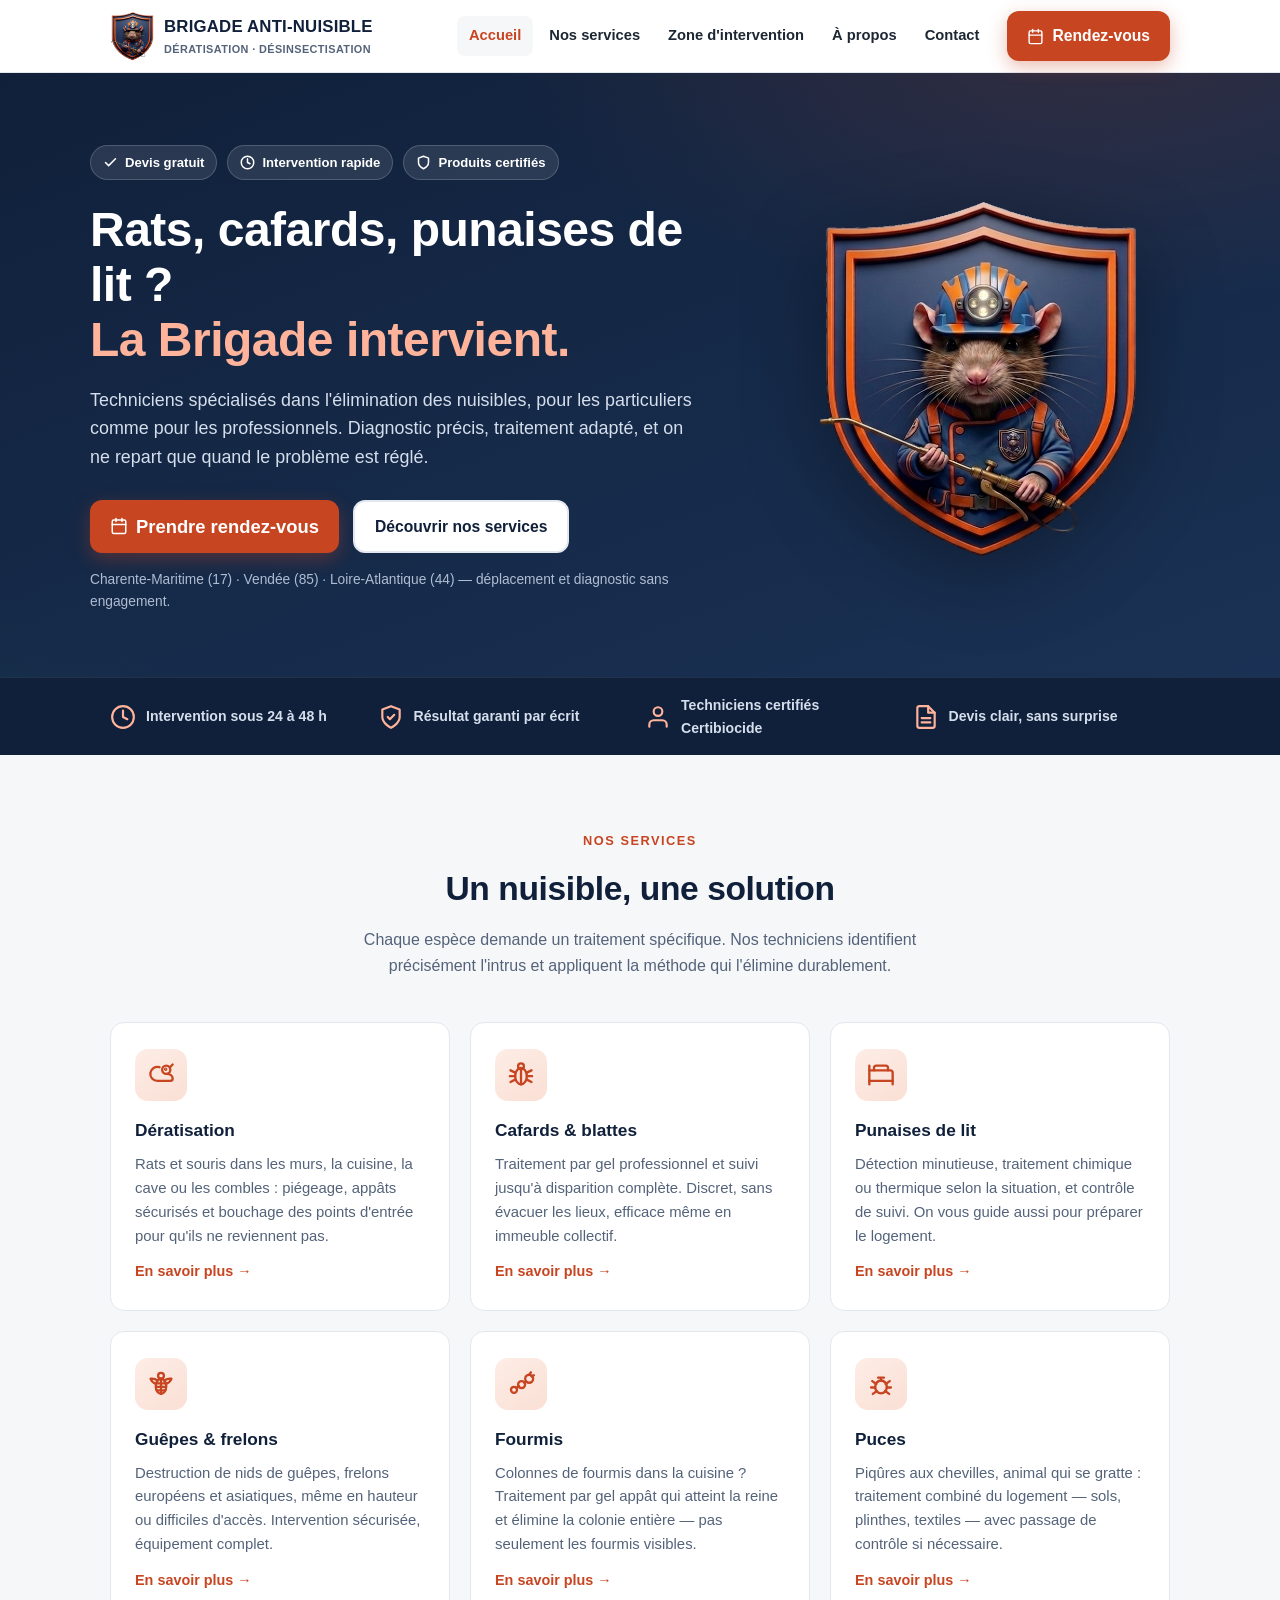
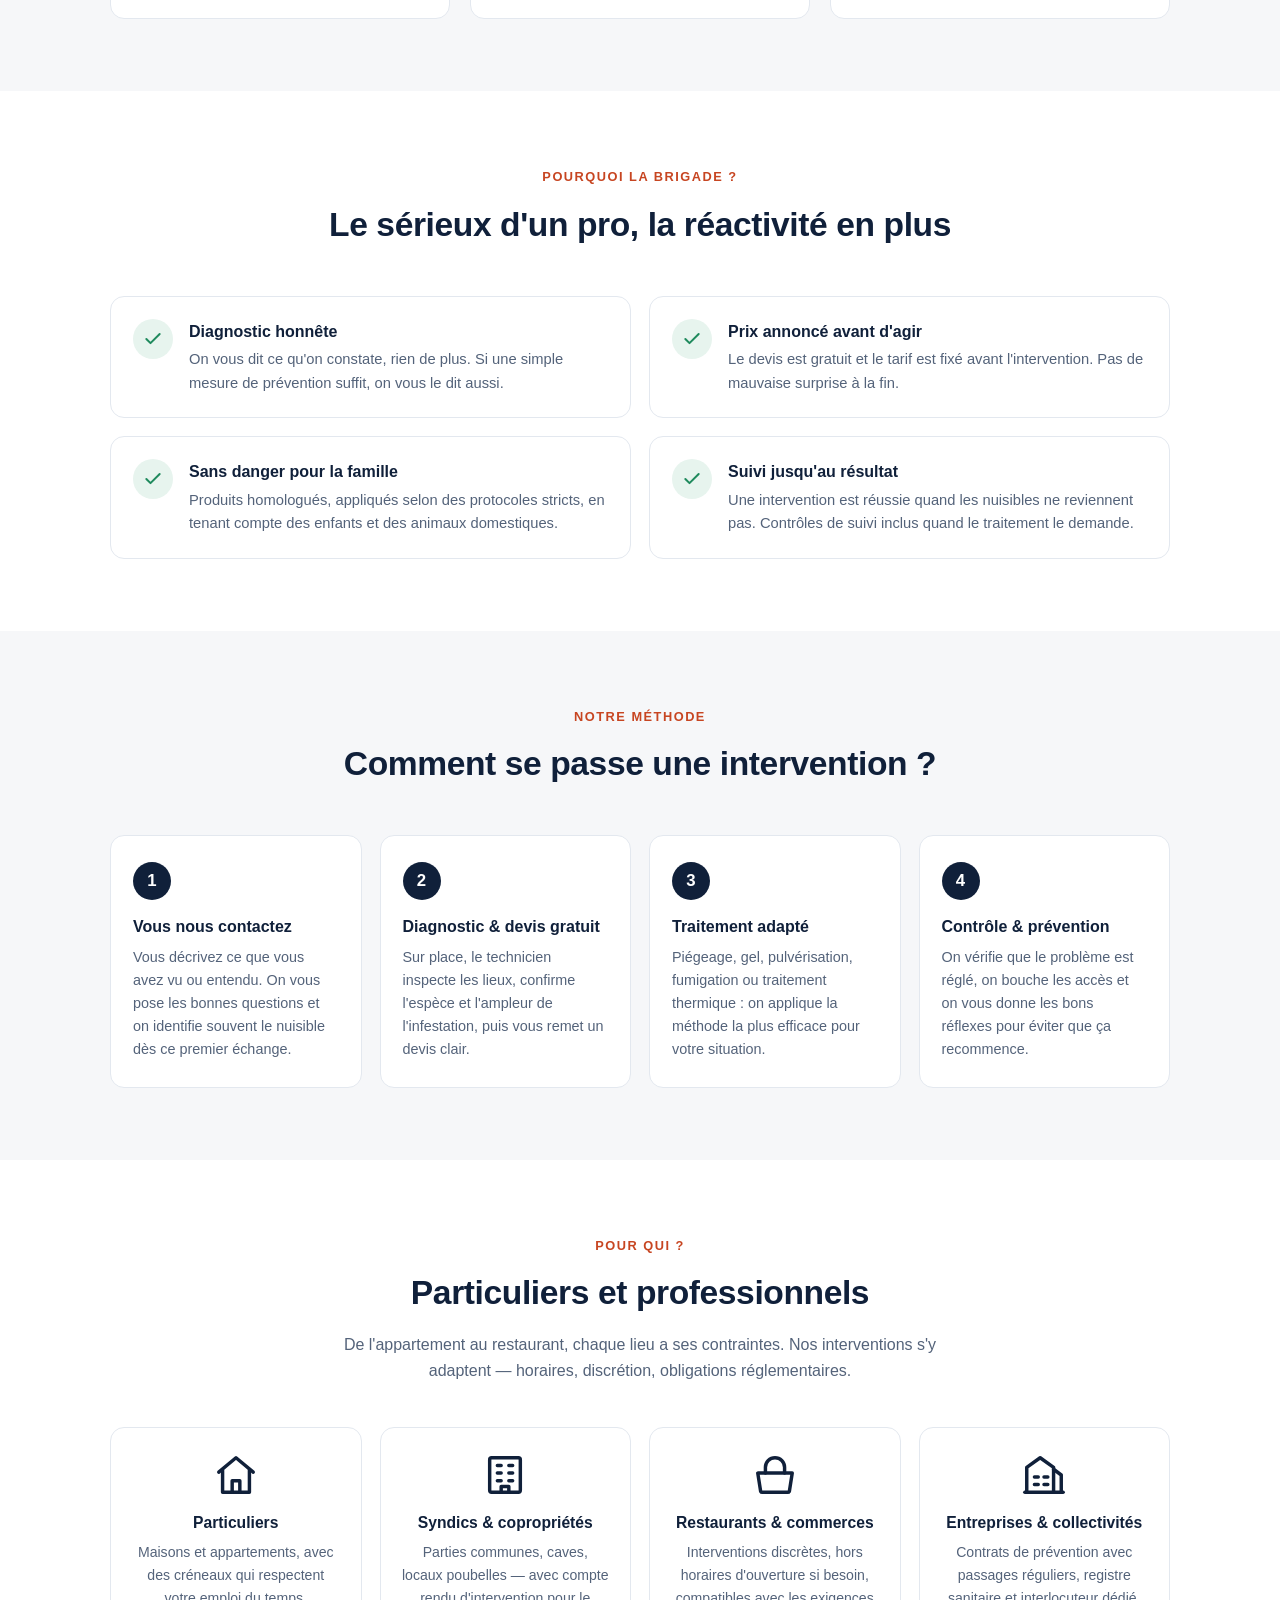
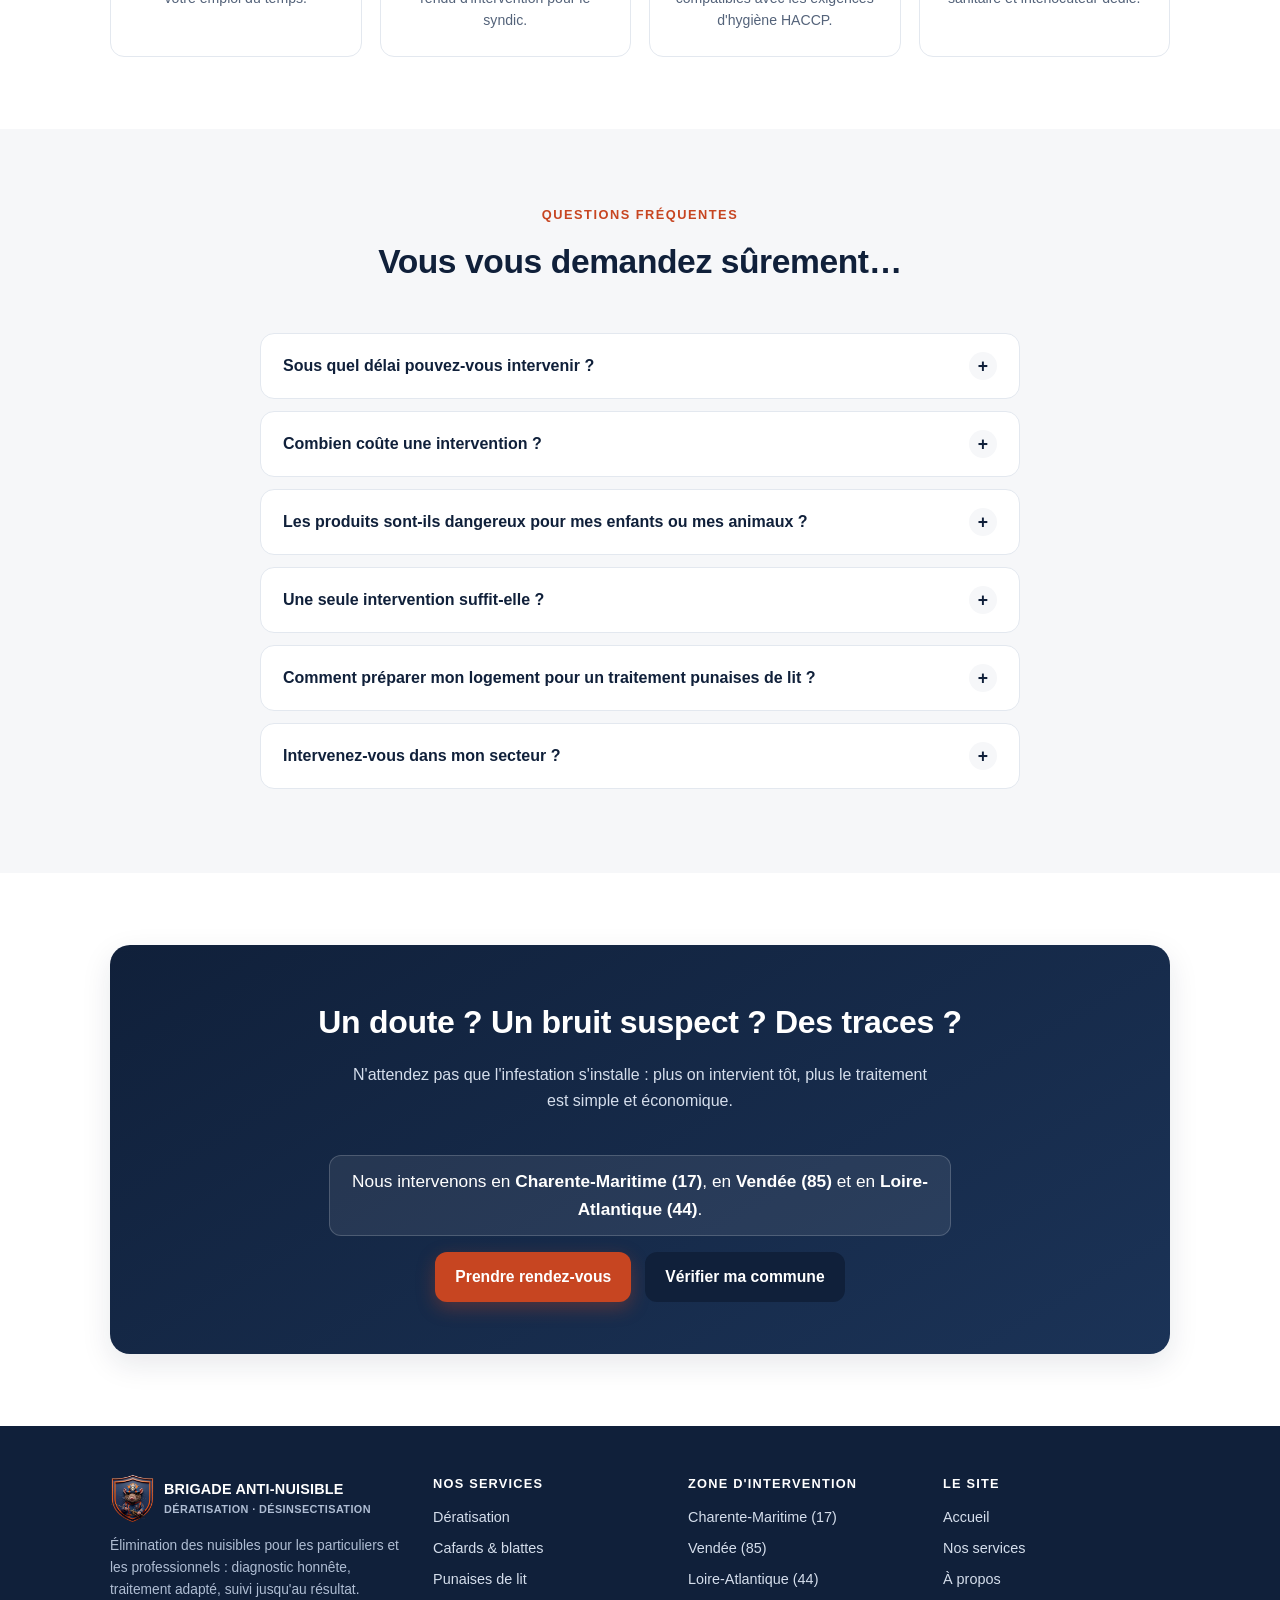
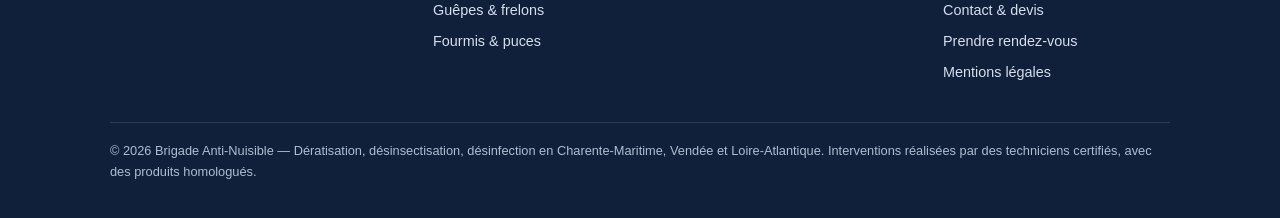
<file: index.html>
<!DOCTYPE html>
<html lang="fr">
<head>
<meta charset="UTF-8">
<meta name="viewport" content="width=device-width, initial-scale=1">
<meta name="theme-color" content="#10203A">
<title>Brigade Anti-Nuisible — Dératisation, désinsectisation en Charente-Maritime, Vendée et Loire-Atlantique</title>
<meta name="description" content="Brigade Anti-Nuisible : intervention rapide contre rats, souris, cafards, punaises de lit, guêpes, frelons, fourmis et puces en Charente-Maritime (17), Vendée (85) et Loire-Atlantique (44). Devis gratuit, produits certifiés, résultat garanti.">
<meta property="og:title" content="Brigade Anti-Nuisible — Experts en lutte contre les nuisibles (17, 85, 44)">
<meta property="og:description" content="Rats, cafards, punaises de lit, guêpes ? Intervention rapide en Charente-Maritime, Vendée et Loire-Atlantique. Devis gratuit, résultat garanti.">
<meta property="og:type" content="website">
<meta property="og:locale" content="fr_FR">
<link rel="stylesheet" href="style.css">
<link rel="icon" type="image/png" href="favicon.png">
<link rel="apple-touch-icon" href="apple-touch-icon.png">
<!--
  ══════════════════════════════════════════════════════════════
  BRIGADE ANTI-NUISIBLE — page d'accueil
  Site entièrement indépendant : aucun fichier partagé,
  aucun script commun avec quelque autre projet que ce soit.
  Zone d'intervention : Charente-Maritime (17), Vendée (85),
  Loire-Atlantique (44).
  À AJOUTER dès qu'ils existent (chercher « À VENIR » dans les pages) :
    · le numéro de téléphone (boutons d'appel + page contact)
    · l'adresse e-mail de contact
    · le SIRET dans mentions-legales.html
    · une fois le domaine définitif connu, ajouter :
      <meta property="og:url" content="https://DOMAINE/..."> et
      <meta property="og:image" content="https://DOMAINE/og-image.png">
      (image 1200 × 630 px pour les partages sur les réseaux sociaux)
  ══════════════════════════════════════════════════════════════
-->
<script type="application/ld+json">
{
  "@context": "https://schema.org",
  "@type": "PestControl",
  "name": "Brigade Anti-Nuisible",
  "url": "https://justin17553-boop.github.io/brigade-anti-nuisible/",
  "image": "https://justin17553-boop.github.io/brigade-anti-nuisible/og-image.png",
  "description": "Dératisation, désinsectisation et destruction de nids de guêpes et frelons en Charente-Maritime (17), Vendée (85) et Loire-Atlantique (44). Rats, souris, cafards, punaises de lit, fourmis, puces.",
  "areaServed": [
    {"@type": "AdministrativeArea", "name": "Charente-Maritime"},
    {"@type": "AdministrativeArea", "name": "Vendée"},
    {"@type": "AdministrativeArea", "name": "Loire-Atlantique"}
  ],
  "openingHours": "Mo-Su 07:00-18:00",
  "priceRange": "€€"
}
</script>
</head>
<body>

<a class="evitement" href="#haut">Aller au contenu</a>

<!-- ══════════ EN-TÊTE ══════════ -->
<header>
  <div class="contenu barre">
    <a class="logo" href="index.html" aria-label="Brigade Anti-Nuisible — accueil">
      <img src="blason.png?v=4" alt="" width="44" height="49">
      <span>BRIGADE ANTI-NUISIBLE<small>Dératisation · Désinsectisation</small></span>
    </a>
    <button class="burger" aria-label="Ouvrir le menu" aria-expanded="false" aria-controls="menu-principal">
      <span></span><span></span><span></span>
    </button>
    <nav class="principal" id="menu-principal" aria-label="Navigation principale">
      <a href="index.html" class="actif" aria-current="page">Accueil</a>
      <a href="services.html">Nos services</a>
      <a href="zone-intervention.html">Zone d'intervention</a>
      <a href="a-propos.html">À propos</a>
      <a href="contact.html">Contact</a>
    </nav>
    <!-- À VENIR : remplacer ce bouton par le bouton d'appel tel:+33XXXXXXXXX dès que le numéro existe -->
    <a class="btn btn-alerte cta-entete" href="rendez-vous.html">
      <svg viewBox="0 0 24 24" width="17" height="17" fill="none" stroke="currentColor" stroke-width="2" stroke-linecap="round" stroke-linejoin="round" aria-hidden="true"><rect x="3" y="4" width="18" height="18" rx="2"/><line x1="16" y1="2" x2="16" y2="6"/><line x1="8" y1="2" x2="8" y2="6"/><line x1="3" y1="10" x2="21" y2="10"/></svg>
      Rendez-vous
    </a>
  </div>
</header>

<main id="haut">

<!-- ══════════ HÉROS ══════════ -->
<div class="heros">
  <div class="contenu heros-grille">
    <div>
      <div class="badge-ligne">
        <span class="badge">
          <svg viewBox="0 0 24 24" fill="none" stroke="currentColor" stroke-width="2.4" stroke-linecap="round" stroke-linejoin="round" aria-hidden="true"><polyline points="20 6 9 17 4 12"/></svg>
          Devis gratuit
        </span>
        <span class="badge">
          <svg viewBox="0 0 24 24" fill="none" stroke="currentColor" stroke-width="2.4" stroke-linecap="round" stroke-linejoin="round" aria-hidden="true"><circle cx="12" cy="12" r="10"/><polyline points="12 6 12 12 16 14"/></svg>
          Intervention rapide
        </span>
        <span class="badge">
          <svg viewBox="0 0 24 24" fill="none" stroke="currentColor" stroke-width="2.4" stroke-linecap="round" stroke-linejoin="round" aria-hidden="true"><path d="M12 22s8-4 8-10V5l-8-3-8 3v7c0 6 8 10 8 10z"/></svg>
          Produits certifiés
        </span>
      </div>
      <h1>Rats, cafards, punaises de lit&nbsp;?<br><em>La Brigade intervient.</em></h1>
      <p class="accroche">
        Techniciens spécialisés dans l'élimination des nuisibles, pour les particuliers
        comme pour les professionnels. Diagnostic précis, traitement adapté,
        et on ne repart que quand le problème est réglé.
      </p>
      <div class="heros-cta">
        <!-- À VENIR : remettre ici le bouton d'appel tel:+33XXXXXXXXX dès que le numéro existe -->
        <a class="btn btn-alerte gros-bouton" href="rendez-vous.html">
          <svg viewBox="0 0 24 24" width="18" height="18" fill="none" stroke="currentColor" stroke-width="2" stroke-linecap="round" stroke-linejoin="round" aria-hidden="true"><rect x="3" y="4" width="18" height="18" rx="2"/><line x1="16" y1="2" x2="16" y2="6"/><line x1="8" y1="2" x2="8" y2="6"/><line x1="3" y1="10" x2="21" y2="10"/></svg>
          Prendre rendez-vous
        </a>
        <a class="btn btn-clair" href="services.html">Découvrir nos services</a>
      </div>
      <p class="heros-note">Charente-Maritime (17) · Vendée (85) · Loire-Atlantique (44) — déplacement et diagnostic sans engagement.</p>
    </div>
    <div class="heros-visuel">
      <img src="blason.png?v=4" alt="Écusson de la Brigade Anti-Nuisible">
    </div>
  </div>
  <div class="reassurance">
    <div class="contenu">
      <div class="item">
        <svg viewBox="0 0 24 24" fill="none" stroke="currentColor" stroke-width="2" stroke-linecap="round" stroke-linejoin="round" aria-hidden="true"><circle cx="12" cy="12" r="10"/><polyline points="12 6 12 12 16 14"/></svg>
        Intervention sous 24 à 48&nbsp;h
      </div>
      <div class="item">
        <svg viewBox="0 0 24 24" fill="none" stroke="currentColor" stroke-width="2" stroke-linecap="round" stroke-linejoin="round" aria-hidden="true"><path d="M12 22s8-4 8-10V5l-8-3-8 3v7c0 6 8 10 8 10z"/><polyline points="9 12 11 14 15 10"/></svg>
        Résultat garanti par écrit
      </div>
      <div class="item">
        <svg viewBox="0 0 24 24" fill="none" stroke="currentColor" stroke-width="2" stroke-linecap="round" stroke-linejoin="round" aria-hidden="true"><path d="M20 21v-2a4 4 0 0 0-4-4H8a4 4 0 0 0-4 4v2"/><circle cx="12" cy="7" r="4"/></svg>
        Techniciens certifiés Certibiocide
      </div>
      <div class="item">
        <svg viewBox="0 0 24 24" fill="none" stroke="currentColor" stroke-width="2" stroke-linecap="round" stroke-linejoin="round" aria-hidden="true"><path d="M14 2H6a2 2 0 0 0-2 2v16a2 2 0 0 0 2 2h12a2 2 0 0 0 2-2V8z"/><polyline points="14 2 14 8 20 8"/><line x1="16" y1="13" x2="8" y2="13"/><line x1="16" y1="17" x2="8" y2="17"/></svg>
        Devis clair, sans surprise
      </div>
    </div>
  </div>
</div>

<!-- ══════════ SERVICES ══════════ -->
<section id="services" class="sur-papier">
  <div class="contenu">
    <div class="titre-section">
      <span class="sur-titre">Nos services</span>
      <h2>Un nuisible, une solution</h2>
      <p>Chaque espèce demande un traitement spécifique. Nos techniciens identifient précisément l'intrus et appliquent la méthode qui l'élimine durablement.</p>
    </div>
    <div class="grille-services">
      <a class="carte-service" href="deratisation.html">
        <div class="picto">
          <svg viewBox="0 0 24 24" fill="none" stroke="currentColor" stroke-width="2" stroke-linecap="round" stroke-linejoin="round" aria-hidden="true"><path d="M17 11c2.8 0 5 1.6 5 4 0 1.2-.9 2-2 2H9a6 6 0 1 1 1.7-11.7"/><circle cx="16.5" cy="7.5" r="3.5"/><path d="M19.5 5.5 22 3"/><circle cx="16" cy="7" r=".5" fill="currentColor"/></svg>
        </div>
        <h3>Dératisation</h3>
        <p>Rats et souris dans les murs, la cuisine, la cave ou les combles&nbsp;: piégeage, appâts sécurisés et bouchage des points d'entrée pour qu'ils ne reviennent pas.</p>
        <span class="lien">En savoir plus →</span>
      </a>
      <a class="carte-service" href="cafards.html">
        <div class="picto">
          <svg viewBox="0 0 24 24" fill="none" stroke="currentColor" stroke-width="2" stroke-linecap="round" stroke-linejoin="round" aria-hidden="true"><ellipse cx="12" cy="13" rx="5" ry="7"/><circle cx="12" cy="4.5" r="2.5"/><path d="M7 10 3 8M7 13H2.5M7 16l-4 2M17 10l4-2M17 13h4.5M17 16l4 2M12 6v14"/></svg>
        </div>
        <h3>Cafards &amp; blattes</h3>
        <p>Traitement par gel professionnel et suivi jusqu'à disparition complète. Discret, sans évacuer les lieux, efficace même en immeuble collectif.</p>
        <span class="lien">En savoir plus →</span>
      </a>
      <a class="carte-service" href="punaises-de-lit.html">
        <div class="picto">
          <svg viewBox="0 0 24 24" fill="none" stroke="currentColor" stroke-width="2" stroke-linecap="round" stroke-linejoin="round" aria-hidden="true"><path d="M2 4v16"/><path d="M2 8h18a2 2 0 0 1 2 2v10"/><path d="M2 17h20"/><path d="M6 8V6a2 2 0 0 1 2-2h8a2 2 0 0 1 2 2v2"/></svg>
        </div>
        <h3>Punaises de lit</h3>
        <p>Détection minutieuse, traitement chimique ou thermique selon la situation, et contrôle de suivi. On vous guide aussi pour préparer le logement.</p>
        <span class="lien">En savoir plus →</span>
      </a>
      <a class="carte-service" href="guepes-frelons.html">
        <div class="picto">
          <svg viewBox="0 0 24 24" fill="none" stroke="currentColor" stroke-width="2" stroke-linecap="round" stroke-linejoin="round" aria-hidden="true"><ellipse cx="12" cy="14" rx="4.5" ry="6.5"/><circle cx="12" cy="5" r="2.5"/><path d="M12 7.5v13M7.5 12C4 10.5 3 7.5 3 7.5s3.5-.5 6 1.5M16.5 12c3.5-1.5 4.5-4.5 4.5-4.5s-3.5-.5-6 1.5M8 11.5h8M8 14.5h8M8.5 17.5h7"/></svg>
        </div>
        <h3>Guêpes &amp; frelons</h3>
        <p>Destruction de nids de guêpes, frelons européens et asiatiques, même en hauteur ou difficiles d'accès. Intervention sécurisée, équipement complet.</p>
        <span class="lien">En savoir plus →</span>
      </a>
      <a class="carte-service" href="fourmis-puces.html">
        <div class="picto">
          <svg viewBox="0 0 24 24" fill="none" stroke="currentColor" stroke-width="2" stroke-linecap="round" stroke-linejoin="round" aria-hidden="true"><circle cx="6" cy="17" r="2.6"/><circle cx="12.5" cy="12.5" r="3"/><circle cx="19" cy="7.5" r="3.4"/><path d="M8 15.2l2.3-1.2M15 11l1.6-1.2M19 4.1 20.5 2M21 5.5 23 4.5"/></svg>
        </div>
        <h3>Fourmis</h3>
        <p>Colonnes de fourmis dans la cuisine&nbsp;? Traitement par gel appât qui atteint la reine et élimine la colonie entière — pas seulement les fourmis visibles.</p>
        <span class="lien">En savoir plus →</span>
      </a>
      <a class="carte-service" href="fourmis-puces.html#puces">
        <div class="picto">
          <svg viewBox="0 0 24 24" fill="none" stroke="currentColor" stroke-width="2" stroke-linecap="round" stroke-linejoin="round" aria-hidden="true"><ellipse cx="12" cy="14.5" rx="5" ry="5.5"/><path d="M12 9V6.5M9.5 6.5h5M8 12 4.5 9.5M7 15H3.5M8.5 18 5 20.5M16 12l3.5-2.5M17 15h3.5M15.5 18l3.5 2.5"/></svg>
        </div>
        <h3>Puces</h3>
        <p>Piqûres aux chevilles, animal qui se gratte&nbsp;: traitement combiné du logement — sols, plinthes, textiles — avec passage de contrôle si nécessaire.</p>
        <span class="lien">En savoir plus →</span>
      </a>
    </div>
  </div>
</section>

<!-- ══════════ POINTS FORTS ══════════ -->
<section id="pourquoi">
  <div class="contenu">
    <div class="titre-section">
      <span class="sur-titre">Pourquoi la Brigade&nbsp;?</span>
      <h2>Le sérieux d'un pro, la réactivité en plus</h2>
    </div>
    <div class="grille-forts">
      <div class="fort">
        <div class="coche"><svg viewBox="0 0 24 24" fill="none" stroke="currentColor" stroke-width="2.4" stroke-linecap="round" stroke-linejoin="round" aria-hidden="true"><polyline points="20 6 9 17 4 12"/></svg></div>
        <div>
          <h3>Diagnostic honnête</h3>
          <p>On vous dit ce qu'on constate, rien de plus. Si une simple mesure de prévention suffit, on vous le dit aussi.</p>
        </div>
      </div>
      <div class="fort">
        <div class="coche"><svg viewBox="0 0 24 24" fill="none" stroke="currentColor" stroke-width="2.4" stroke-linecap="round" stroke-linejoin="round" aria-hidden="true"><polyline points="20 6 9 17 4 12"/></svg></div>
        <div>
          <h3>Prix annoncé avant d'agir</h3>
          <p>Le devis est gratuit et le tarif est fixé avant l'intervention. Pas de mauvaise surprise à la fin.</p>
        </div>
      </div>
      <div class="fort">
        <div class="coche"><svg viewBox="0 0 24 24" fill="none" stroke="currentColor" stroke-width="2.4" stroke-linecap="round" stroke-linejoin="round" aria-hidden="true"><polyline points="20 6 9 17 4 12"/></svg></div>
        <div>
          <h3>Sans danger pour la famille</h3>
          <p>Produits homologués, appliqués selon des protocoles stricts, en tenant compte des enfants et des animaux domestiques.</p>
        </div>
      </div>
      <div class="fort">
        <div class="coche"><svg viewBox="0 0 24 24" fill="none" stroke="currentColor" stroke-width="2.4" stroke-linecap="round" stroke-linejoin="round" aria-hidden="true"><polyline points="20 6 9 17 4 12"/></svg></div>
        <div>
          <h3>Suivi jusqu'au résultat</h3>
          <p>Une intervention est réussie quand les nuisibles ne reviennent pas. Contrôles de suivi inclus quand le traitement le demande.</p>
        </div>
      </div>
    </div>
  </div>
</section>

<!-- ══════════ MÉTHODE ══════════ -->
<section id="methode" class="sur-papier">
  <div class="contenu">
    <div class="titre-section">
      <span class="sur-titre">Notre méthode</span>
      <h2>Comment se passe une intervention&nbsp;?</h2>
    </div>
    <div class="grille-etapes">
      <div class="etape">
        <h3>Vous nous contactez</h3>
        <p>Vous décrivez ce que vous avez vu ou entendu. On vous pose les bonnes questions et on identifie souvent le nuisible dès ce premier échange.</p>
      </div>
      <div class="etape">
        <h3>Diagnostic &amp; devis gratuit</h3>
        <p>Sur place, le technicien inspecte les lieux, confirme l'espèce et l'ampleur de l'infestation, puis vous remet un devis clair.</p>
      </div>
      <div class="etape">
        <h3>Traitement adapté</h3>
        <p>Piégeage, gel, pulvérisation, fumigation ou traitement thermique&nbsp;: on applique la méthode la plus efficace pour votre situation.</p>
      </div>
      <div class="etape">
        <h3>Contrôle &amp; prévention</h3>
        <p>On vérifie que le problème est réglé, on bouche les accès et on vous donne les bons réflexes pour éviter que ça recommence.</p>
      </div>
    </div>
  </div>
</section>

<!-- ══════════ PUBLICS ══════════ -->
<section id="publics">
  <div class="contenu">
    <div class="titre-section">
      <span class="sur-titre">Pour qui&nbsp;?</span>
      <h2>Particuliers et professionnels</h2>
      <p>De l'appartement au restaurant, chaque lieu a ses contraintes. Nos interventions s'y adaptent — horaires, discrétion, obligations réglementaires.</p>
    </div>
    <div class="grille-publics">
      <div class="public">
        <svg class="picto" viewBox="0 0 24 24" fill="none" stroke="currentColor" stroke-width="1.8" stroke-linecap="round" stroke-linejoin="round" aria-hidden="true"><path d="M3 10.5 12 3l9 7.5"/><path d="M5 9.5V21h14V9.5"/><path d="M10 21v-6h4v6"/></svg>
        <h3>Particuliers</h3>
        <p>Maisons et appartements, avec des créneaux qui respectent votre emploi du temps.</p>
      </div>
      <div class="public">
        <svg class="picto" viewBox="0 0 24 24" fill="none" stroke="currentColor" stroke-width="1.8" stroke-linecap="round" stroke-linejoin="round" aria-hidden="true"><rect x="4" y="3" width="16" height="18" rx="1"/><path d="M8 7h2M8 11h2M8 15h2M14 7h2M14 11h2M14 15h2M10 21v-3h4v3"/></svg>
        <h3>Syndics &amp; copropriétés</h3>
        <p>Parties communes, caves, locaux poubelles — avec compte rendu d'intervention pour le syndic.</p>
      </div>
      <div class="public">
        <svg class="picto" viewBox="0 0 24 24" fill="none" stroke="currentColor" stroke-width="1.8" stroke-linecap="round" stroke-linejoin="round" aria-hidden="true"><path d="M3 11h18l-1.5 9.5a1 1 0 0 1-1 .5H5.5a1 1 0 0 1-1-.5L3 11z"/><path d="M7 11V8a5 5 0 0 1 10 0v3"/></svg>
        <h3>Restaurants &amp; commerces</h3>
        <p>Interventions discrètes, hors horaires d'ouverture si besoin, compatibles avec les exigences d'hygiène HACCP.</p>
      </div>
      <div class="public">
        <svg class="picto" viewBox="0 0 24 24" fill="none" stroke="currentColor" stroke-width="1.8" stroke-linecap="round" stroke-linejoin="round" aria-hidden="true"><path d="M3 21V8l7-5 7 5v13"/><path d="M21 21V12l-4-3"/><path d="M7 13h2M7 17h2M12 13h2M12 17h2"/><path d="M2 21h20"/></svg>
        <h3>Entreprises &amp; collectivités</h3>
        <p>Contrats de prévention avec passages réguliers, registre sanitaire et interlocuteur dédié.</p>
      </div>
    </div>
  </div>
</section>

<!-- ══════════ FAQ ══════════ -->
<section id="faq" class="sur-papier">
  <div class="contenu">
    <div class="titre-section">
      <span class="sur-titre">Questions fréquentes</span>
      <h2>Vous vous demandez sûrement…</h2>
    </div>
    <div class="faq">
      <details>
        <summary>Sous quel délai pouvez-vous intervenir&nbsp;?</summary>
        <div class="reponse">En général sous 24 à 48&nbsp;heures, et plus vite pour les urgences comme un nid de frelons ou une infestation dans un commerce alimentaire. Contactez-nous&nbsp;: on vous donne un créneau précis dès le premier échange.</div>
      </details>
      <details>
        <summary>Combien coûte une intervention&nbsp;?</summary>
        <div class="reponse">Le prix dépend du nuisible, de la surface et de l'ampleur de l'infestation — c'est pourquoi le diagnostic et le devis sont gratuits. Le tarif est fixé et validé avec vous <b>avant</b> tout traitement, sans supplément par la suite.</div>
      </details>
      <details>
        <summary>Les produits sont-ils dangereux pour mes enfants ou mes animaux&nbsp;?</summary>
        <div class="reponse">Nous utilisons exclusivement des produits homologués, appliqués par des techniciens formés (certification Certibiocide). Avant le traitement, on vous indique précisément les précautions à prendre&nbsp;: durée d'éloignement éventuelle, aération, zones à éviter. Dans la plupart des cas, vous pouvez rester sur place.</div>
      </details>
      <details>
        <summary>Une seule intervention suffit-elle&nbsp;?</summary>
        <div class="reponse">Pour un nid de guêpes, oui, presque toujours. Pour les cafards, punaises de lit ou rongeurs bien installés, un ou deux passages de contrôle sont souvent nécessaires — ils sont prévus dans le devis dès le départ, sans facturation surprise.</div>
      </details>
      <details>
        <summary>Comment préparer mon logement pour un traitement punaises de lit&nbsp;?</summary>
        <div class="reponse">On vous remet une liste simple avant l'intervention&nbsp;: linge à laver à 60&nbsp;°C, textiles à isoler dans des sacs fermés, accès aux plinthes et au sommier à dégager. Un logement bien préparé rend le traitement nettement plus efficace — et on reste joignables pour toute question. <a href="punaises-de-lit.html">Tout savoir sur le traitement des punaises de lit →</a></div>
      </details>
      <details>
        <summary>Intervenez-vous dans mon secteur&nbsp;?</summary>
        <div class="reponse">Oui, si vous êtes en Charente-Maritime (17), en Vendée (85) ou en Loire-Atlantique (44)&nbsp;: c'est notre zone d'intervention, à domicile comme en entreprise. Indiquez-nous votre commune, on vous confirme immédiatement le délai de passage. <a href="zone-intervention.html">Voir la zone d'intervention en détail →</a></div>
      </details>
    </div>
  </div>
</section>

<!-- ══════════ APPEL FINAL ══════════ -->
<section id="contact">
  <div class="contenu">
    <div class="appel-final">
      <h2>Un doute&nbsp;? Un bruit suspect&nbsp;? Des traces&nbsp;?</h2>
      <p>N'attendez pas que l'infestation s'installe&nbsp;: plus on intervient tôt, plus le traitement est simple et économique.</p>
      <p class="zone">Nous intervenons en <b>Charente-Maritime (17)</b>, en <b>Vendée (85)</b> et en <b>Loire-Atlantique (44)</b>.</p>
      <div class="heros-cta">
        <a class="btn btn-alerte" href="rendez-vous.html">Prendre rendez-vous</a>
        <a class="btn btn-nuit" href="zone-intervention.html">Vérifier ma commune</a>
      </div>
    </div>
  </div>
</section>

</main>

<!-- ══════════ PIED DE PAGE ══════════ -->
<footer>
  <div class="contenu">
    <div class="pied-haut">
      <div>
        <a class="logo" href="index.html">
          <img src="blason.png?v=4" alt="" width="44" height="49">
          <span>BRIGADE ANTI-NUISIBLE<small>Dératisation · Désinsectisation</small></span>
        </a>
        <p class="apropos">Élimination des nuisibles pour les particuliers et les professionnels&nbsp;: diagnostic honnête, traitement adapté, suivi jusqu'au résultat.</p>
      </div>
      <div>
        <h3>Nos services</h3>
        <ul>
          <li><a href="deratisation.html">Dératisation</a></li>
          <li><a href="cafards.html">Cafards &amp; blattes</a></li>
          <li><a href="punaises-de-lit.html">Punaises de lit</a></li>
          <li><a href="guepes-frelons.html">Guêpes &amp; frelons</a></li>
          <li><a href="fourmis-puces.html">Fourmis &amp; puces</a></li>
        </ul>
      </div>
      <div>
        <h3>Zone d'intervention</h3>
        <ul>
          <li><a href="zone-intervention.html#charente-maritime">Charente-Maritime (17)</a></li>
          <li><a href="zone-intervention.html#vendee">Vendée (85)</a></li>
          <li><a href="zone-intervention.html#loire-atlantique">Loire-Atlantique (44)</a></li>
        </ul>
      </div>
      <div>
        <h3>Le site</h3>
        <ul>
          <li><a href="index.html">Accueil</a></li>
          <li><a href="services.html">Nos services</a></li>
          <li><a href="a-propos.html">À propos</a></li>
          <li><a href="contact.html">Contact &amp; devis</a></li>
          <li><a href="rendez-vous.html">Prendre rendez-vous</a></li>
          <li><a href="mentions-legales.html">Mentions légales</a></li>
        </ul>
      </div>
    </div>
    <div class="pied-bas">
      © 2026 Brigade Anti-Nuisible — Dératisation, désinsectisation, désinfection en Charente-Maritime, Vendée et Loire-Atlantique.
      Interventions réalisées par des techniciens certifiés, avec des produits homologués.
    </div>
  </div>
</footer>

<!-- bouton de devis toujours à portée de pouce sur mobile
     À VENIR : redevenir un bouton d'appel tel:+33XXXXXXXXX dès que le numéro existe -->
<a class="devis-flottant" href="rendez-vous.html" aria-label="Prendre rendez-vous">
  <svg viewBox="0 0 24 24" fill="none" stroke="currentColor" stroke-width="2" stroke-linecap="round" stroke-linejoin="round" aria-hidden="true"><rect x="3" y="4" width="18" height="18" rx="2"/><line x1="16" y1="2" x2="16" y2="6"/><line x1="8" y1="2" x2="8" y2="6"/><line x1="3" y1="10" x2="21" y2="10"/></svg>
</a>

<script src="menu.js"></script>

</body>
</html>
</file>
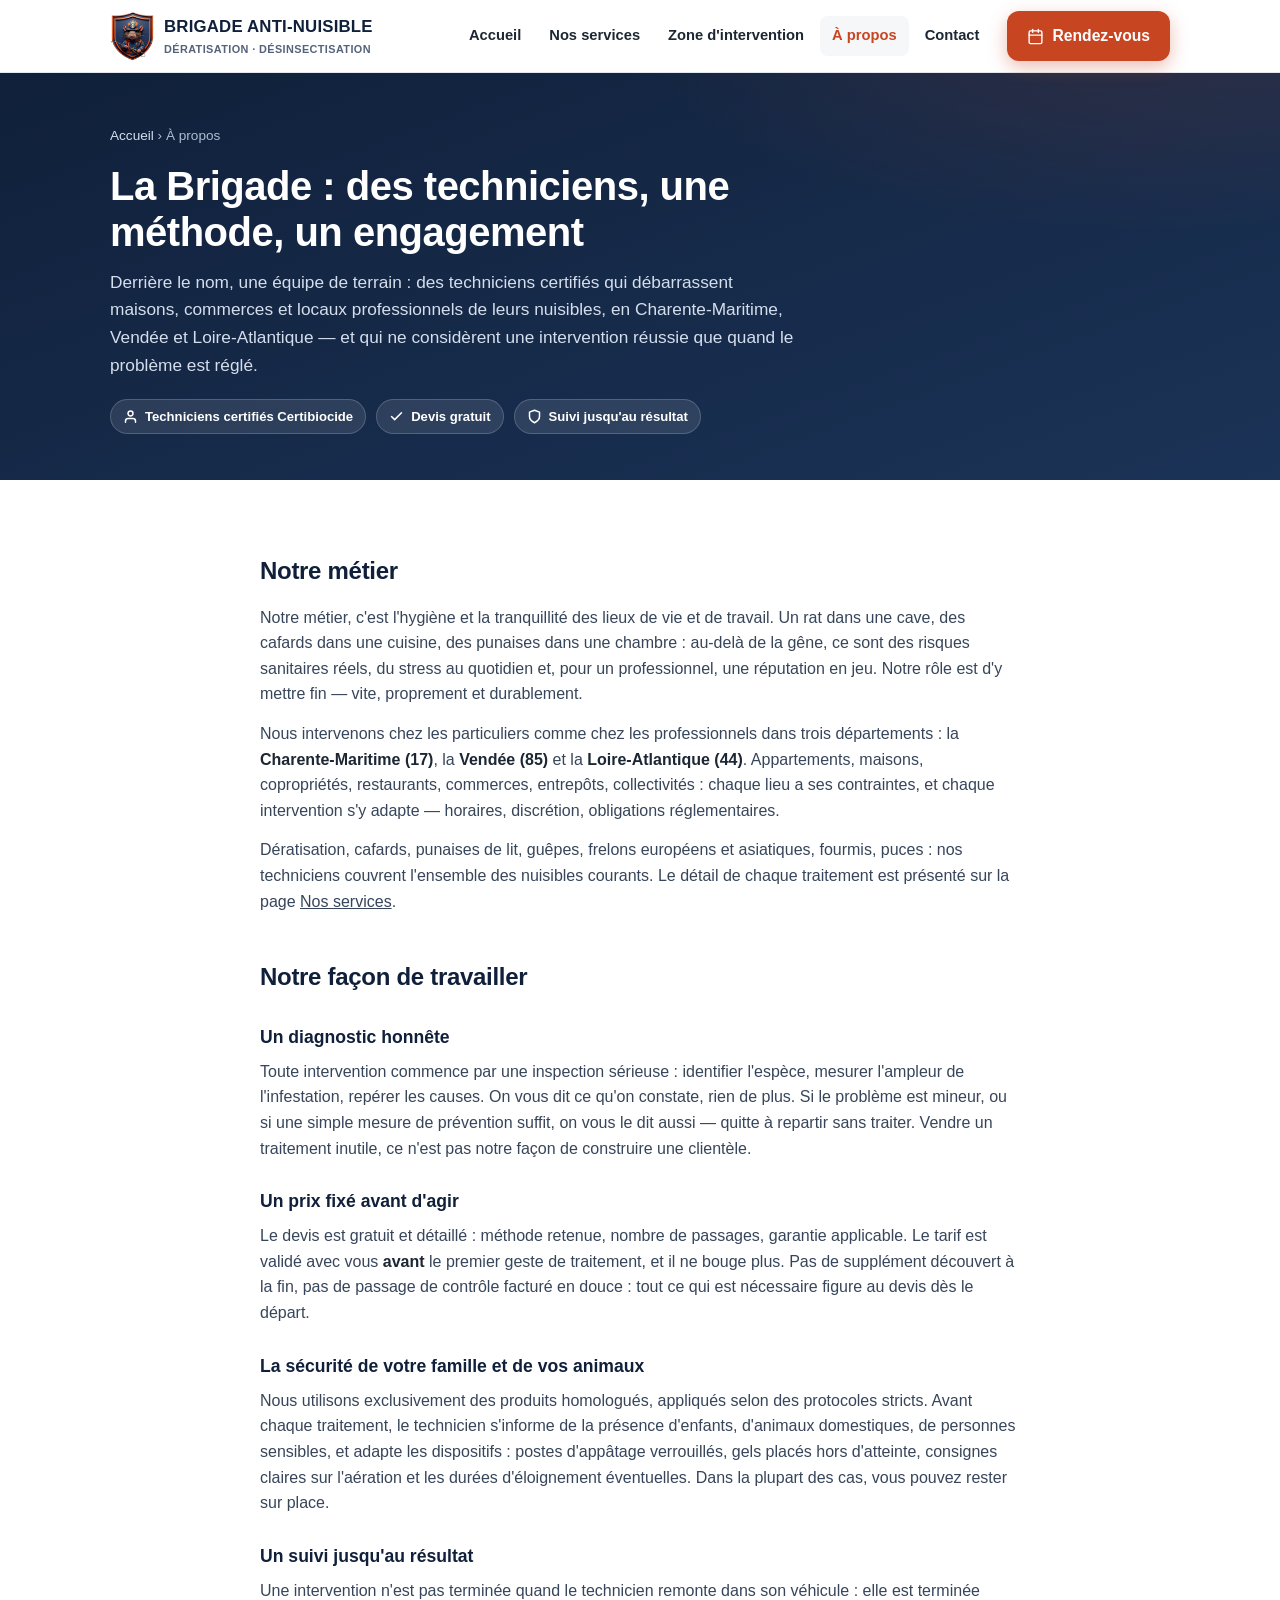
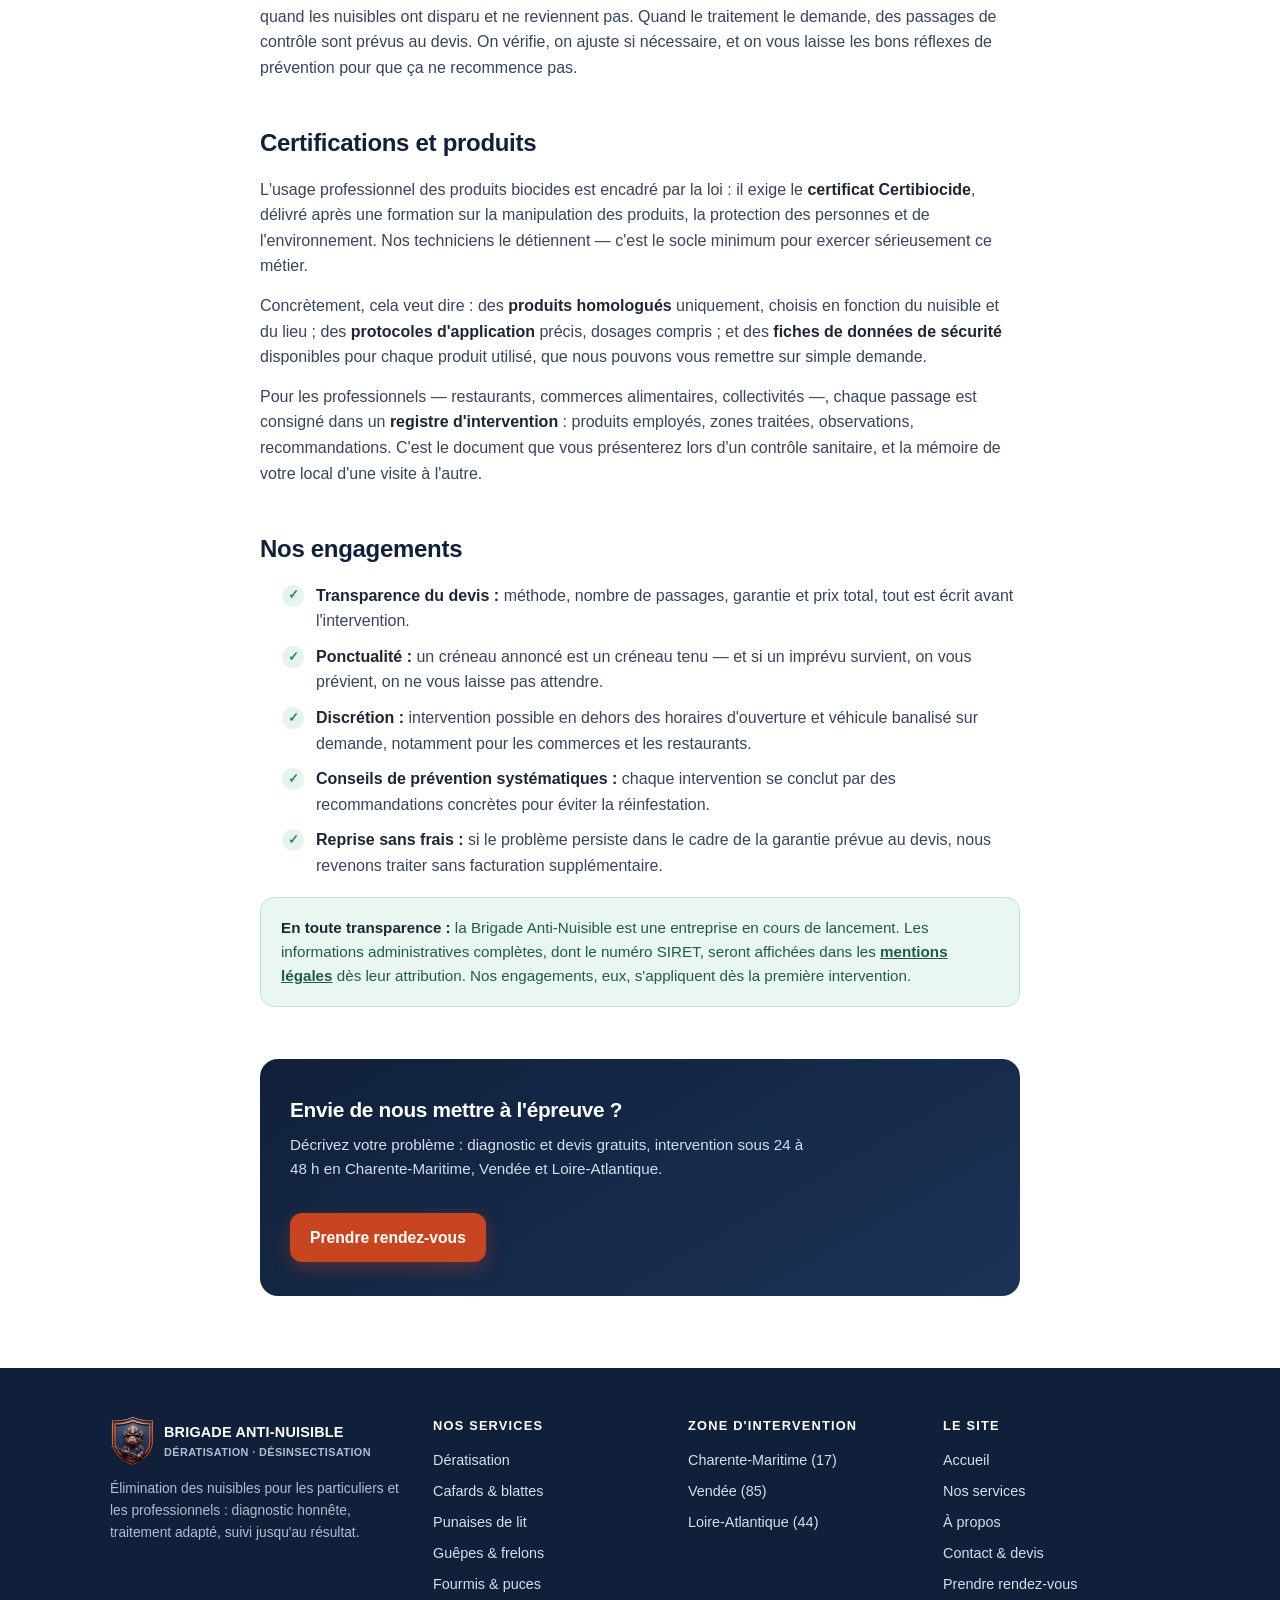
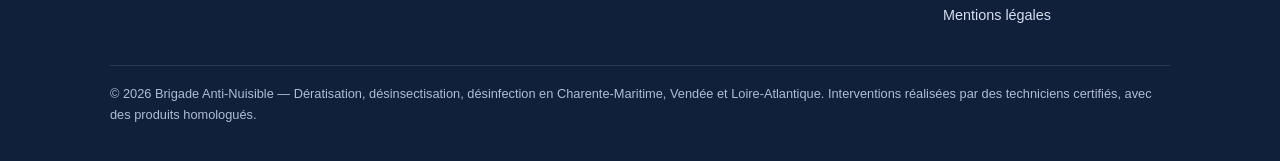
<file: a-propos.html>
<!DOCTYPE html>
<html lang="fr">
<head>
<meta charset="UTF-8">
<meta name="viewport" content="width=device-width, initial-scale=1">
<meta name="theme-color" content="#10203A">
<title>À propos — qui sommes-nous ? | Brigade Anti-Nuisible</title>
<meta name="description" content="Brigade Anti-Nuisible : des techniciens certifiés Certibiocide au service de l'hygiène des lieux de vie et de travail en Charente-Maritime (17), Vendée (85) et Loire-Atlantique (44). Diagnostic honnête, prix fixé avant d'agir, suivi jusqu'au résultat.">
<meta property="og:title" content="À propos — qui sommes-nous ? | Brigade Anti-Nuisible">
<meta property="og:description" content="Des techniciens, une méthode, un engagement : découvrez comment travaille la Brigade Anti-Nuisible en Charente-Maritime, Vendée et Loire-Atlantique.">
<meta property="og:type" content="website">
<meta property="og:locale" content="fr_FR">
<meta property="og:url" content="https://justin17553-boop.github.io/brigade-anti-nuisible/a-propos.html">
<meta property="og:image" content="https://justin17553-boop.github.io/brigade-anti-nuisible/og-image.png">
<meta name="twitter:card" content="summary_large_image">
<meta name="twitter:image" content="https://justin17553-boop.github.io/brigade-anti-nuisible/og-image.png">
<link rel="stylesheet" href="style.css">
<link rel="icon" type="image/png" href="favicon.png">
<link rel="apple-touch-icon" href="apple-touch-icon.png">
</head>
<body>

<a class="evitement" href="#haut">Aller au contenu</a>

<!-- ══════════ EN-TÊTE ══════════ -->
<header>
  <div class="contenu barre">
    <a class="logo" href="index.html" aria-label="Brigade Anti-Nuisible — accueil">
      <img src="blason.png?v=4" alt="" width="44" height="49">
      <span>BRIGADE ANTI-NUISIBLE<small>Dératisation · Désinsectisation</small></span>
    </a>
    <button class="burger" aria-label="Ouvrir le menu" aria-expanded="false" aria-controls="menu-principal">
      <span></span><span></span><span></span>
    </button>
    <nav class="principal" id="menu-principal" aria-label="Navigation principale">
      <a href="index.html">Accueil</a>
      <a href="services.html">Nos services</a>
      <a href="zone-intervention.html">Zone d'intervention</a>
      <a href="a-propos.html" class="actif" aria-current="page">À propos</a>
      <a href="contact.html">Contact</a>
    </nav>
    <!-- À VENIR : remplacer ce bouton par le bouton d'appel tel:+33XXXXXXXXX dès que le numéro existe -->
    <a class="btn btn-alerte cta-entete" href="rendez-vous.html">
      <svg viewBox="0 0 24 24" width="17" height="17" fill="none" stroke="currentColor" stroke-width="2" stroke-linecap="round" stroke-linejoin="round" aria-hidden="true"><rect x="3" y="4" width="18" height="18" rx="2"/><line x1="16" y1="2" x2="16" y2="6"/><line x1="8" y1="2" x2="8" y2="6"/><line x1="3" y1="10" x2="21" y2="10"/></svg>
      Rendez-vous
    </a>
  </div>
</header>

<main id="haut">

<!-- ══════════ HÉROS DE PAGE ══════════ -->
<div class="page-hero">
  <div class="contenu">
    <nav class="fil" aria-label="Fil d'Ariane"><a href="index.html">Accueil</a> › À propos</nav>
    <h1>La Brigade&nbsp;: des techniciens, une méthode, un engagement</h1>
    <p class="chapeau">
      Derrière le nom, une équipe de terrain&nbsp;: des techniciens certifiés qui
      débarrassent maisons, commerces et locaux professionnels de leurs nuisibles,
      en Charente-Maritime, Vendée et Loire-Atlantique — et qui ne considèrent
      une intervention réussie que quand le problème est réglé.
    </p>
    <div class="badge-ligne">
      <span class="badge">
        <svg viewBox="0 0 24 24" fill="none" stroke="currentColor" stroke-width="2.4" stroke-linecap="round" stroke-linejoin="round" aria-hidden="true"><path d="M20 21v-2a4 4 0 0 0-4-4H8a4 4 0 0 0-4 4v2"/><circle cx="12" cy="7" r="4"/></svg>
        Techniciens certifiés Certibiocide
      </span>
      <span class="badge">
        <svg viewBox="0 0 24 24" fill="none" stroke="currentColor" stroke-width="2.4" stroke-linecap="round" stroke-linejoin="round" aria-hidden="true"><polyline points="20 6 9 17 4 12"/></svg>
        Devis gratuit
      </span>
      <span class="badge">
        <svg viewBox="0 0 24 24" fill="none" stroke="currentColor" stroke-width="2.4" stroke-linecap="round" stroke-linejoin="round" aria-hidden="true"><path d="M12 22s8-4 8-10V5l-8-3-8 3v7c0 6 8 10 8 10z"/></svg>
        Suivi jusqu'au résultat
      </span>
    </div>
  </div>
</div>

<!-- ══════════ CONTENU ══════════ -->
<section>
  <div class="contenu prose">

    <h2>Notre métier</h2>
    <p>
      Notre métier, c'est l'hygiène et la tranquillité des lieux de vie et de
      travail. Un rat dans une cave, des cafards dans une cuisine, des punaises
      dans une chambre&nbsp;: au-delà de la gêne, ce sont des risques sanitaires
      réels, du stress au quotidien et, pour un professionnel, une réputation
      en jeu. Notre rôle est d'y mettre fin — vite, proprement et durablement.
    </p>
    <p>
      Nous intervenons chez les particuliers comme chez les professionnels dans
      trois départements&nbsp;: la <b>Charente-Maritime (17)</b>, la
      <b>Vendée (85)</b> et la <b>Loire-Atlantique (44)</b>. Appartements,
      maisons, copropriétés, restaurants, commerces, entrepôts, collectivités&nbsp;:
      chaque lieu a ses contraintes, et chaque intervention s'y adapte —
      horaires, discrétion, obligations réglementaires.
    </p>
    <p>
      Dératisation, cafards, punaises de lit, guêpes, frelons européens et
      asiatiques, fourmis, puces&nbsp;: nos techniciens couvrent l'ensemble des nuisibles courants.
      Le détail de chaque traitement est présenté sur la page
      <a href="services.html">Nos services</a>.
    </p>

    <h2>Notre façon de travailler</h2>

    <h3>Un diagnostic honnête</h3>
    <p>
      Toute intervention commence par une inspection sérieuse&nbsp;: identifier
      l'espèce, mesurer l'ampleur de l'infestation, repérer les causes. On vous
      dit ce qu'on constate, rien de plus. Si le problème est mineur, ou si une
      simple mesure de prévention suffit, on vous le dit aussi — quitte à
      repartir sans traiter. Vendre un traitement inutile, ce n'est pas notre
      façon de construire une clientèle.
    </p>

    <h3>Un prix fixé avant d'agir</h3>
    <p>
      Le devis est gratuit et détaillé&nbsp;: méthode retenue, nombre de passages,
      garantie applicable. Le tarif est validé avec vous <b>avant</b> le premier
      geste de traitement, et il ne bouge plus. Pas de supplément découvert à la
      fin, pas de passage de contrôle facturé en douce&nbsp;: tout ce qui est
      nécessaire figure au devis dès le départ.
    </p>

    <h3>La sécurité de votre famille et de vos animaux</h3>
    <p>
      Nous utilisons exclusivement des produits homologués, appliqués selon des
      protocoles stricts. Avant chaque traitement, le technicien s'informe de la
      présence d'enfants, d'animaux domestiques, de personnes sensibles, et
      adapte les dispositifs&nbsp;: postes d'appâtage verrouillés, gels placés hors
      d'atteinte, consignes claires sur l'aération et les durées d'éloignement
      éventuelles. Dans la plupart des cas, vous pouvez rester sur place.
    </p>

    <h3>Un suivi jusqu'au résultat</h3>
    <p>
      Une intervention n'est pas terminée quand le technicien remonte dans son
      véhicule&nbsp;: elle est terminée quand les nuisibles ont disparu et ne
      reviennent pas. Quand le traitement le demande, des passages de contrôle
      sont prévus au devis. On vérifie, on ajuste si nécessaire, et on vous
      laisse les bons réflexes de prévention pour que ça ne recommence pas.
    </p>

    <h2>Certifications et produits</h2>
    <p>
      L'usage professionnel des produits biocides est encadré par la loi&nbsp;: il
      exige le <b>certificat Certibiocide</b>, délivré après une formation sur
      la manipulation des produits, la protection des personnes et de
      l'environnement. Nos techniciens le détiennent — c'est le socle minimum
      pour exercer sérieusement ce métier.
    </p>
    <p>
      Concrètement, cela veut dire&nbsp;: des <b>produits homologués</b> uniquement,
      choisis en fonction du nuisible et du lieu&nbsp;; des <b>protocoles
      d'application</b> précis, dosages compris&nbsp;; et des <b>fiches de données de
      sécurité</b> disponibles pour chaque produit utilisé, que nous pouvons vous
      remettre sur simple demande.
    </p>
    <p>
      Pour les professionnels — restaurants, commerces alimentaires,
      collectivités —, chaque passage est consigné dans un <b>registre
      d'intervention</b>&nbsp;: produits employés, zones traitées, observations,
      recommandations. C'est le document que vous présenterez lors d'un contrôle
      sanitaire, et la mémoire de votre local d'une visite à l'autre.
    </p>

    <h2>Nos engagements</h2>
    <ul class="liste-coches">
      <li><b>Transparence du devis&nbsp;:</b> méthode, nombre de passages, garantie et prix total, tout est écrit avant l'intervention.</li>
      <li><b>Ponctualité&nbsp;:</b> un créneau annoncé est un créneau tenu — et si un imprévu survient, on vous prévient, on ne vous laisse pas attendre.</li>
      <li><b>Discrétion&nbsp;:</b> intervention possible en dehors des horaires d'ouverture et véhicule banalisé sur demande, notamment pour les commerces et les restaurants.</li>
      <li><b>Conseils de prévention systématiques&nbsp;:</b> chaque intervention se conclut par des recommandations concrètes pour éviter la réinfestation.</li>
      <li><b>Reprise sans frais&nbsp;:</b> si le problème persiste dans le cadre de la garantie prévue au devis, nous revenons traiter sans facturation supplémentaire.</li>
    </ul>

    <div class="encart encart-ok">
      <b>En toute transparence&nbsp;:</b> la Brigade Anti-Nuisible est une entreprise
      en cours de lancement. Les informations administratives complètes, dont le
      numéro SIRET, seront affichées dans les
      <a href="mentions-legales.html">mentions légales</a> dès leur attribution.
      Nos engagements, eux, s'appliquent dès la première intervention.
    </div>

    <!-- ══ BANDE D'APPEL ══ -->
    <div class="bande-cta">
      <div>
        <h2>Envie de nous mettre à l'épreuve&nbsp;?</h2>
        <p>Décrivez votre problème&nbsp;: diagnostic et devis gratuits, intervention sous 24 à 48&nbsp;h en Charente-Maritime, Vendée et Loire-Atlantique.</p>
      </div>
      <!-- À VENIR : bouton d'appel tel:+33XXXXXXXXX dès que le numéro existe -->
      <a class="btn btn-alerte" href="rendez-vous.html">Prendre rendez-vous</a>
    </div>

  </div>
</section>

</main>

<!-- ══════════ PIED DE PAGE ══════════ -->
<footer>
  <div class="contenu">
    <div class="pied-haut">
      <div>
        <a class="logo" href="index.html">
          <img src="blason.png?v=4" alt="" width="44" height="49">
          <span>BRIGADE ANTI-NUISIBLE<small>Dératisation · Désinsectisation</small></span>
        </a>
        <p class="apropos">Élimination des nuisibles pour les particuliers et les professionnels&nbsp;: diagnostic honnête, traitement adapté, suivi jusqu'au résultat.</p>
      </div>
      <div>
        <h3>Nos services</h3>
        <ul>
          <li><a href="deratisation.html">Dératisation</a></li>
          <li><a href="cafards.html">Cafards &amp; blattes</a></li>
          <li><a href="punaises-de-lit.html">Punaises de lit</a></li>
          <li><a href="guepes-frelons.html">Guêpes &amp; frelons</a></li>
          <li><a href="fourmis-puces.html">Fourmis &amp; puces</a></li>
        </ul>
      </div>
      <div>
        <h3>Zone d'intervention</h3>
        <ul>
          <li><a href="zone-intervention.html#charente-maritime">Charente-Maritime (17)</a></li>
          <li><a href="zone-intervention.html#vendee">Vendée (85)</a></li>
          <li><a href="zone-intervention.html#loire-atlantique">Loire-Atlantique (44)</a></li>
        </ul>
      </div>
      <div>
        <h3>Le site</h3>
        <ul>
          <li><a href="index.html">Accueil</a></li>
          <li><a href="services.html">Nos services</a></li>
          <li><a href="a-propos.html">À propos</a></li>
          <li><a href="contact.html">Contact &amp; devis</a></li>
          <li><a href="rendez-vous.html">Prendre rendez-vous</a></li>
          <li><a href="mentions-legales.html">Mentions légales</a></li>
        </ul>
      </div>
    </div>
    <div class="pied-bas">
      © 2026 Brigade Anti-Nuisible — Dératisation, désinsectisation, désinfection en Charente-Maritime, Vendée et Loire-Atlantique.
      Interventions réalisées par des techniciens certifiés, avec des produits homologués.
    </div>
  </div>
</footer>

<!-- bouton de devis toujours à portée de pouce sur mobile
     À VENIR : redevenir un bouton d'appel tel:+33XXXXXXXXX dès que le numéro existe -->
<a class="devis-flottant" href="rendez-vous.html" aria-label="Prendre rendez-vous">
  <svg viewBox="0 0 24 24" fill="none" stroke="currentColor" stroke-width="2" stroke-linecap="round" stroke-linejoin="round" aria-hidden="true"><rect x="3" y="4" width="18" height="18" rx="2"/><line x1="16" y1="2" x2="16" y2="6"/><line x1="8" y1="2" x2="8" y2="6"/><line x1="3" y1="10" x2="21" y2="10"/></svg>
</a>

<script src="menu.js"></script>

</body>
</html>
</file>
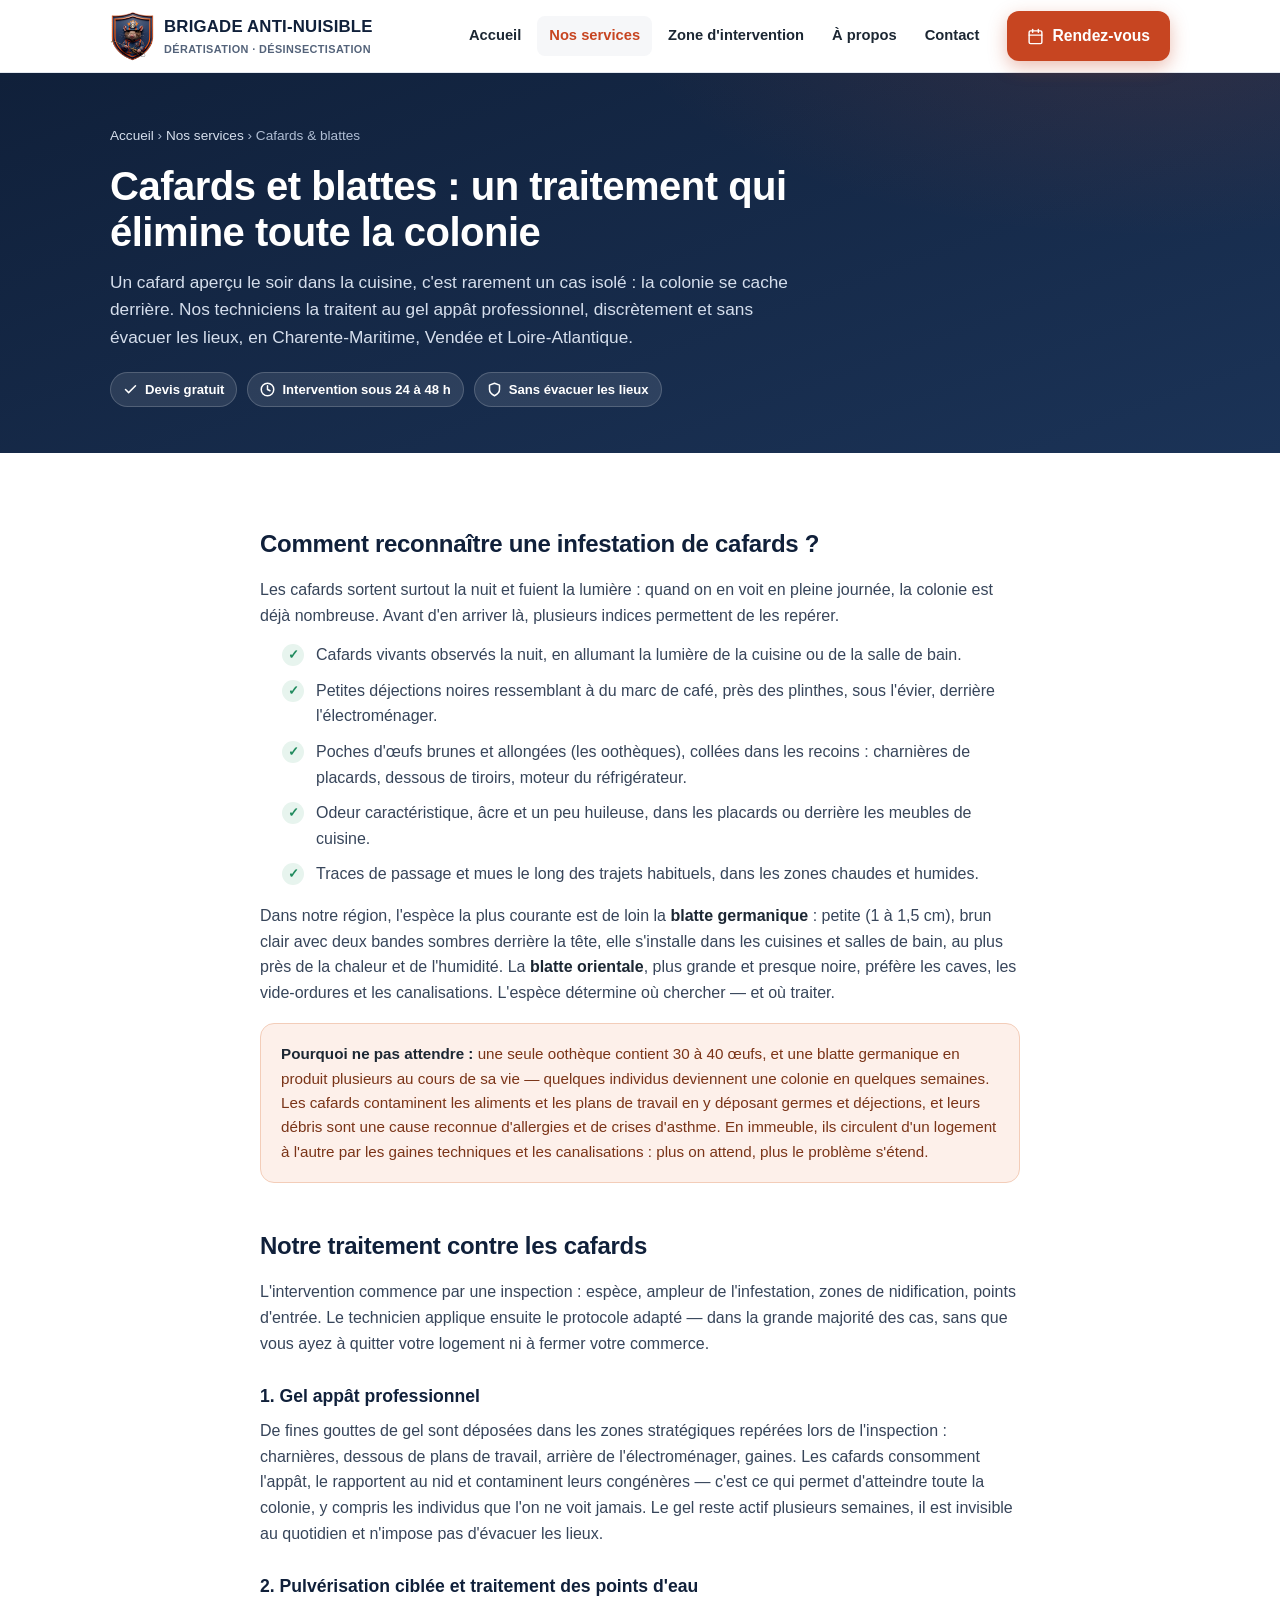
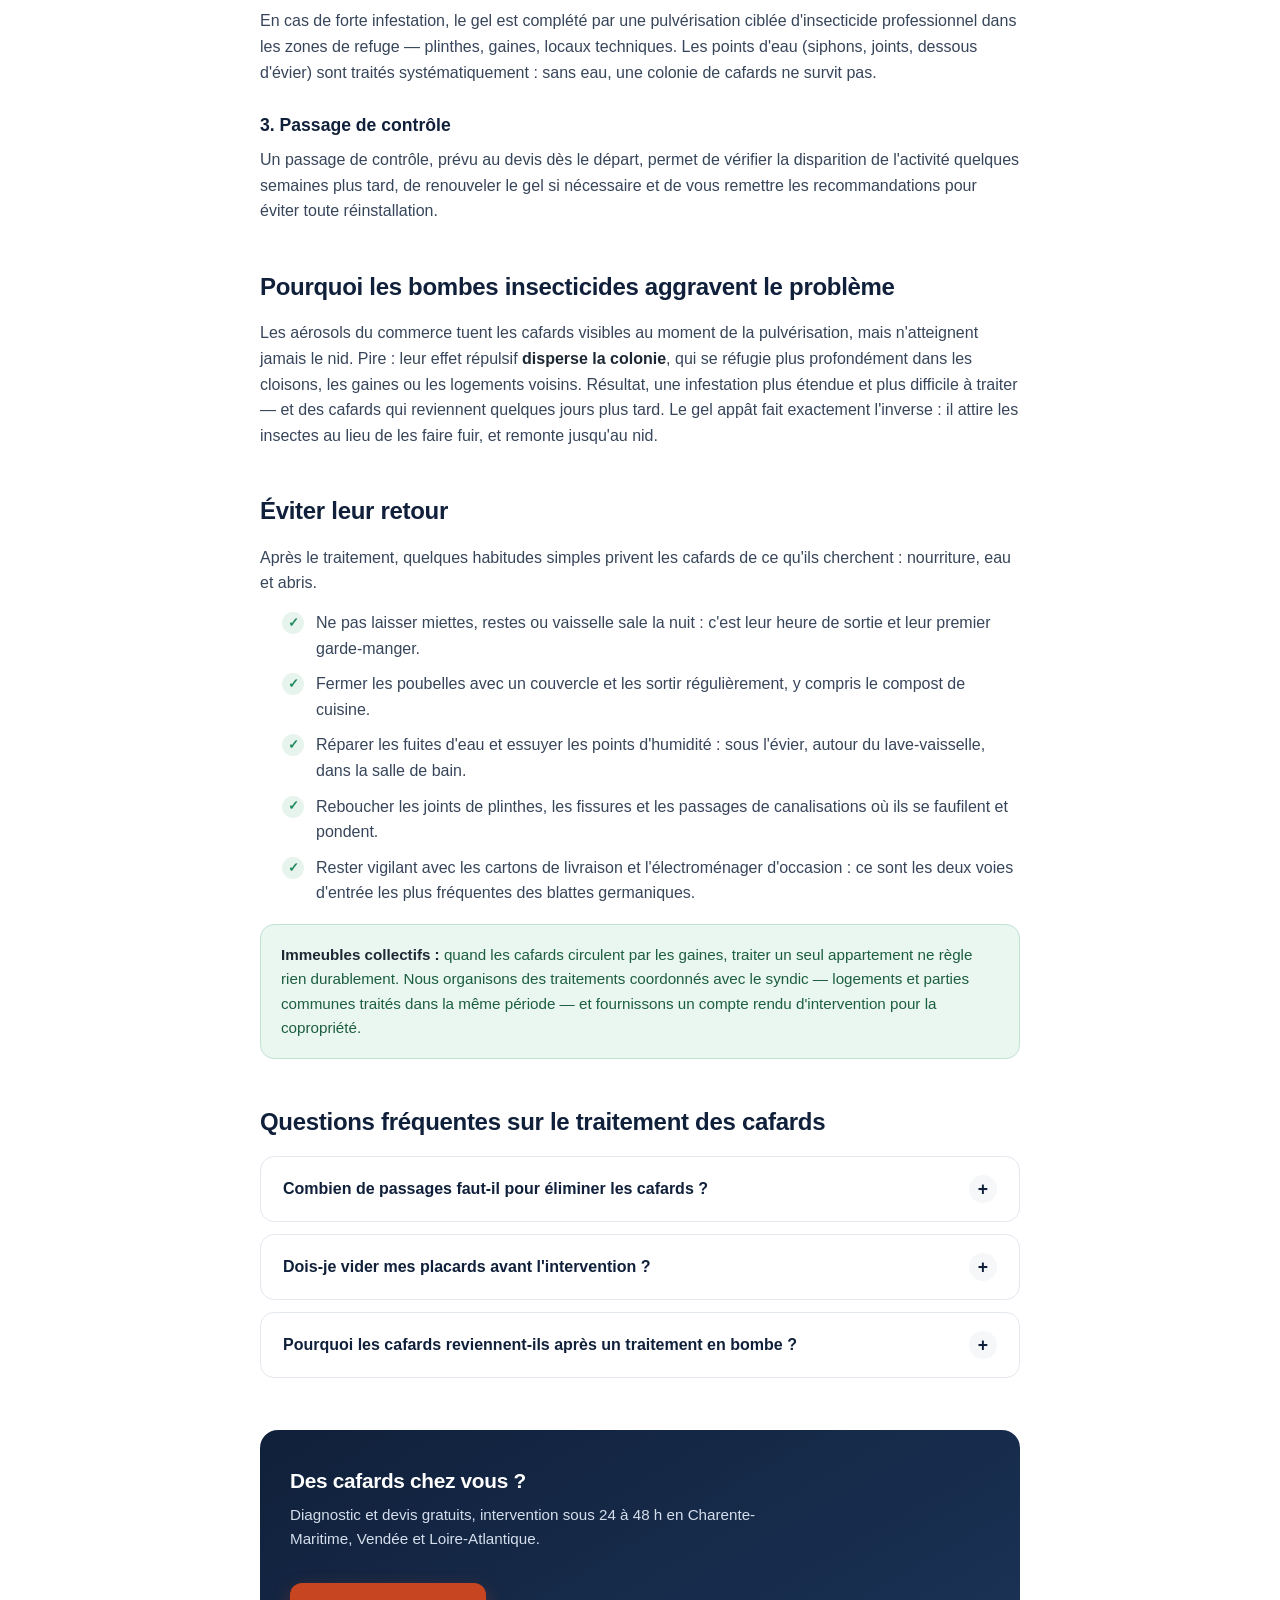
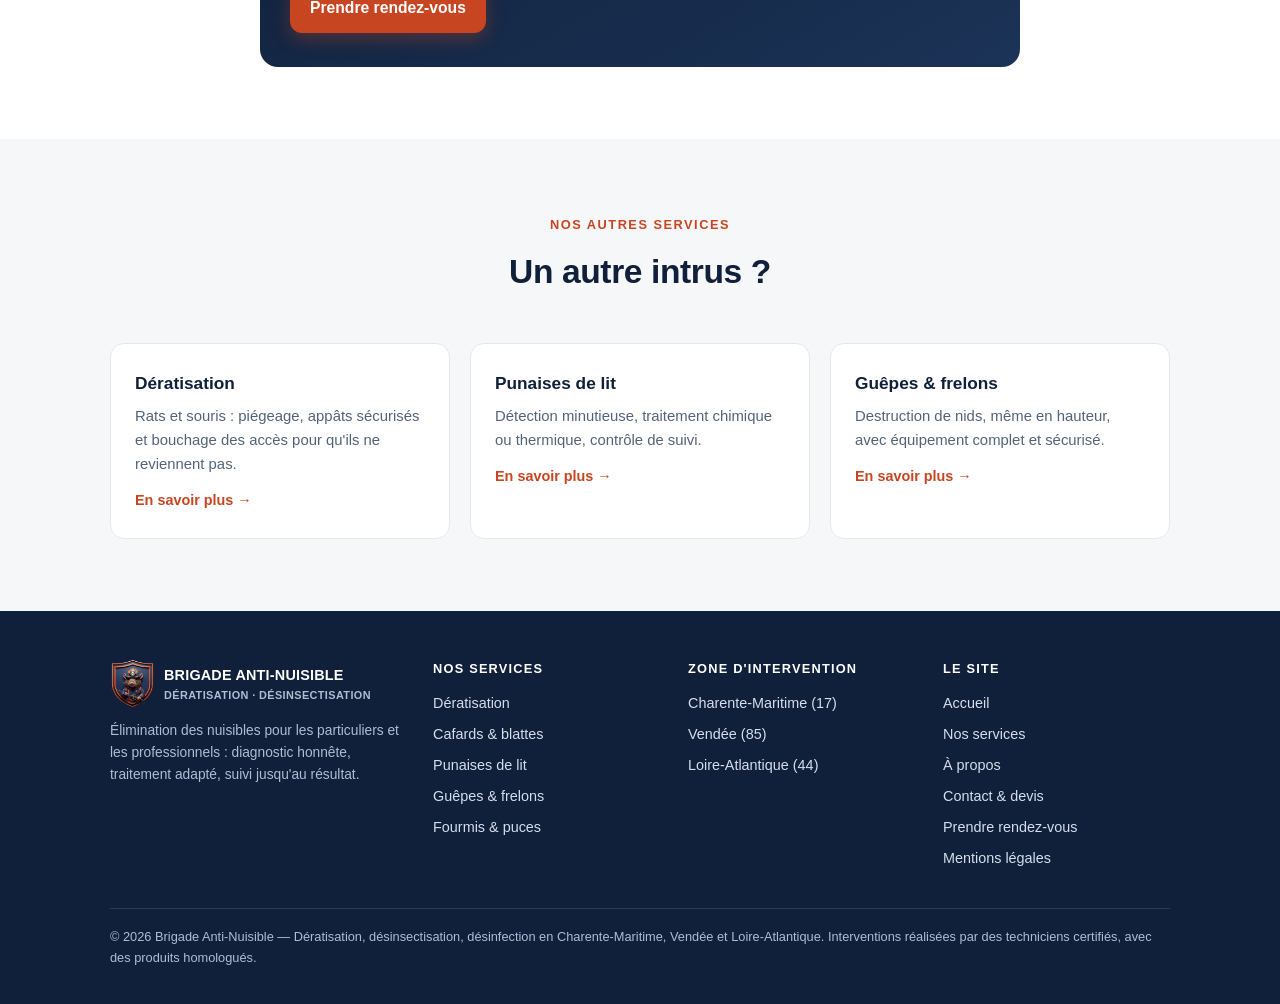
<file: cafards.html>
<!DOCTYPE html>
<html lang="fr">
<head>
<meta charset="UTF-8">
<meta name="viewport" content="width=device-width, initial-scale=1">
<meta name="theme-color" content="#10203A">
<title>Traitement cafards et blattes | Brigade Anti-Nuisible (17, 85, 44)</title>
<meta name="description" content="Traitement des cafards et blattes par techniciens certifiés en Charente-Maritime (17), Vendée (85) et Loire-Atlantique (44) : gel appât professionnel, discret et sans évacuation, passage de contrôle inclus. Devis gratuit.">
<meta property="og:title" content="Traitement cafards et blattes | Brigade Anti-Nuisible">
<meta property="og:description" content="Gel appât professionnel, traitement discret sans évacuer les lieux, passage de contrôle inclus, en Charente-Maritime, Vendée et Loire-Atlantique. Devis gratuit.">
<meta property="og:type" content="website">
<meta property="og:locale" content="fr_FR">
<meta property="og:url" content="https://justin17553-boop.github.io/brigade-anti-nuisible/cafards.html">
<meta property="og:image" content="https://justin17553-boop.github.io/brigade-anti-nuisible/og-image.png">
<meta name="twitter:card" content="summary_large_image">
<meta name="twitter:image" content="https://justin17553-boop.github.io/brigade-anti-nuisible/og-image.png">
<link rel="stylesheet" href="style.css">
<link rel="icon" type="image/png" href="favicon.png">
<link rel="apple-touch-icon" href="apple-touch-icon.png">
</head>
<body>

<a class="evitement" href="#haut">Aller au contenu</a>

<!-- ══════════ EN-TÊTE ══════════ -->
<header>
  <div class="contenu barre">
    <a class="logo" href="index.html" aria-label="Brigade Anti-Nuisible — accueil">
      <img src="blason.png?v=4" alt="" width="44" height="49">
      <span>BRIGADE ANTI-NUISIBLE<small>Dératisation · Désinsectisation</small></span>
    </a>
    <button class="burger" aria-label="Ouvrir le menu" aria-expanded="false" aria-controls="menu-principal">
      <span></span><span></span><span></span>
    </button>
    <nav class="principal" id="menu-principal" aria-label="Navigation principale">
      <a href="index.html">Accueil</a>
      <a href="services.html" class="actif">Nos services</a>
      <a href="zone-intervention.html">Zone d'intervention</a>
      <a href="a-propos.html">À propos</a>
      <a href="contact.html">Contact</a>
    </nav>
    <!-- À VENIR : remplacer ce bouton par le bouton d'appel tel:+33XXXXXXXXX dès que le numéro existe -->
    <a class="btn btn-alerte cta-entete" href="rendez-vous.html">
      <svg viewBox="0 0 24 24" width="17" height="17" fill="none" stroke="currentColor" stroke-width="2" stroke-linecap="round" stroke-linejoin="round" aria-hidden="true"><rect x="3" y="4" width="18" height="18" rx="2"/><line x1="16" y1="2" x2="16" y2="6"/><line x1="8" y1="2" x2="8" y2="6"/><line x1="3" y1="10" x2="21" y2="10"/></svg>
      Rendez-vous
    </a>
  </div>
</header>

<main id="haut">

<!-- ══════════ HÉROS DE PAGE ══════════ -->
<div class="page-hero">
  <div class="contenu">
    <nav class="fil" aria-label="Fil d'Ariane"><a href="index.html">Accueil</a> › <a href="services.html">Nos services</a> › Cafards &amp; blattes</nav>
    <h1>Cafards et blattes&nbsp;: un traitement qui élimine toute la colonie</h1>
    <p class="chapeau">
      Un cafard aperçu le soir dans la cuisine, c'est rarement un cas isolé&nbsp;:
      la colonie se cache derrière. Nos techniciens la traitent au gel appât
      professionnel, discrètement et sans évacuer les lieux, en Charente-Maritime,
      Vendée et Loire-Atlantique.
    </p>
    <div class="badge-ligne">
      <span class="badge">
        <svg viewBox="0 0 24 24" fill="none" stroke="currentColor" stroke-width="2.4" stroke-linecap="round" stroke-linejoin="round" aria-hidden="true"><polyline points="20 6 9 17 4 12"/></svg>
        Devis gratuit
      </span>
      <span class="badge">
        <svg viewBox="0 0 24 24" fill="none" stroke="currentColor" stroke-width="2.4" stroke-linecap="round" stroke-linejoin="round" aria-hidden="true"><circle cx="12" cy="12" r="10"/><polyline points="12 6 12 12 16 14"/></svg>
        Intervention sous 24 à 48&nbsp;h
      </span>
      <span class="badge">
        <svg viewBox="0 0 24 24" fill="none" stroke="currentColor" stroke-width="2.4" stroke-linecap="round" stroke-linejoin="round" aria-hidden="true"><path d="M12 22s8-4 8-10V5l-8-3-8 3v7c0 6 8 10 8 10z"/></svg>
        Sans évacuer les lieux
      </span>
    </div>
  </div>
</div>

<!-- ══════════ CONTENU ══════════ -->
<section>
  <div class="contenu prose">

    <h2>Comment reconnaître une infestation de cafards&nbsp;?</h2>
    <p>
      Les cafards sortent surtout la nuit et fuient la lumière&nbsp;: quand on en voit
      en pleine journée, la colonie est déjà nombreuse. Avant d'en arriver là,
      plusieurs indices permettent de les repérer.
    </p>
    <ul class="liste-coches">
      <li>Cafards vivants observés la nuit, en allumant la lumière de la cuisine ou de la salle de bain.</li>
      <li>Petites déjections noires ressemblant à du marc de café, près des plinthes, sous l'évier, derrière l'électroménager.</li>
      <li>Poches d'œufs brunes et allongées (les oothèques), collées dans les recoins&nbsp;: charnières de placards, dessous de tiroirs, moteur du réfrigérateur.</li>
      <li>Odeur caractéristique, âcre et un peu huileuse, dans les placards ou derrière les meubles de cuisine.</li>
      <li>Traces de passage et mues le long des trajets habituels, dans les zones chaudes et humides.</li>
    </ul>
    <p>
      Dans notre région, l'espèce la plus courante est de loin la <b>blatte
      germanique</b>&nbsp;: petite (1 à 1,5&nbsp;cm), brun clair avec deux bandes sombres
      derrière la tête, elle s'installe dans les cuisines et salles de bain, au plus
      près de la chaleur et de l'humidité. La <b>blatte orientale</b>, plus grande
      et presque noire, préfère les caves, les vide-ordures et les canalisations.
      L'espèce détermine où chercher — et où traiter.
    </p>

    <div class="encart encart-alerte">
      <b>Pourquoi ne pas attendre&nbsp;:</b> une seule oothèque contient 30 à 40&nbsp;œufs,
      et une blatte germanique en produit plusieurs au cours de sa vie — quelques
      individus deviennent une colonie en quelques semaines. Les cafards contaminent
      les aliments et les plans de travail en y déposant germes et déjections, et
      leurs débris sont une cause reconnue d'allergies et de crises d'asthme. En
      immeuble, ils circulent d'un logement à l'autre par les gaines techniques et
      les canalisations&nbsp;: plus on attend, plus le problème s'étend.
    </div>

    <h2>Notre traitement contre les cafards</h2>
    <p>
      L'intervention commence par une inspection&nbsp;: espèce, ampleur de l'infestation,
      zones de nidification, points d'entrée. Le technicien applique ensuite le
      protocole adapté — dans la grande majorité des cas, sans que vous ayez à
      quitter votre logement ni à fermer votre commerce.
    </p>
    <h3>1. Gel appât professionnel</h3>
    <p>
      De fines gouttes de gel sont déposées dans les zones stratégiques repérées lors
      de l'inspection&nbsp;: charnières, dessous de plans de travail, arrière de
      l'électroménager, gaines. Les cafards consomment l'appât, le rapportent au nid
      et contaminent leurs congénères — c'est ce qui permet d'atteindre toute la
      colonie, y compris les individus que l'on ne voit jamais. Le gel reste actif
      plusieurs semaines, il est invisible au quotidien et n'impose pas d'évacuer
      les lieux.
    </p>
    <h3>2. Pulvérisation ciblée et traitement des points d'eau</h3>
    <p>
      En cas de forte infestation, le gel est complété par une pulvérisation ciblée
      d'insecticide professionnel dans les zones de refuge — plinthes, gaines,
      locaux techniques. Les points d'eau (siphons, joints, dessous d'évier) sont
      traités systématiquement&nbsp;: sans eau, une colonie de cafards ne survit pas.
    </p>
    <h3>3. Passage de contrôle</h3>
    <p>
      Un passage de contrôle, prévu au devis dès le départ, permet de vérifier la
      disparition de l'activité quelques semaines plus tard, de renouveler le gel si
      nécessaire et de vous remettre les recommandations pour éviter toute
      réinstallation.
    </p>

    <h2>Pourquoi les bombes insecticides aggravent le problème</h2>
    <p>
      Les aérosols du commerce tuent les cafards visibles au moment de la
      pulvérisation, mais n'atteignent jamais le nid. Pire&nbsp;: leur effet répulsif
      <b>disperse la colonie</b>, qui se réfugie plus profondément dans les cloisons,
      les gaines ou les logements voisins. Résultat, une infestation plus étendue et
      plus difficile à traiter — et des cafards qui reviennent quelques jours plus
      tard. Le gel appât fait exactement l'inverse&nbsp;: il attire les insectes au lieu
      de les faire fuir, et remonte jusqu'au nid.
    </p>

    <h2>Éviter leur retour</h2>
    <p>
      Après le traitement, quelques habitudes simples privent les cafards de ce
      qu'ils cherchent&nbsp;: nourriture, eau et abris.
    </p>
    <ul class="liste-coches">
      <li>Ne pas laisser miettes, restes ou vaisselle sale la nuit&nbsp;: c'est leur heure de sortie et leur premier garde-manger.</li>
      <li>Fermer les poubelles avec un couvercle et les sortir régulièrement, y compris le compost de cuisine.</li>
      <li>Réparer les fuites d'eau et essuyer les points d'humidité&nbsp;: sous l'évier, autour du lave-vaisselle, dans la salle de bain.</li>
      <li>Reboucher les joints de plinthes, les fissures et les passages de canalisations où ils se faufilent et pondent.</li>
      <li>Rester vigilant avec les cartons de livraison et l'électroménager d'occasion&nbsp;: ce sont les deux voies d'entrée les plus fréquentes des blattes germaniques.</li>
    </ul>

    <div class="encart encart-ok">
      <b>Immeubles collectifs&nbsp;:</b> quand les cafards circulent par les gaines,
      traiter un seul appartement ne règle rien durablement. Nous organisons des
      traitements coordonnés avec le syndic — logements et parties communes traités
      dans la même période — et fournissons un compte rendu d'intervention pour la
      copropriété.
    </div>

    <h2>Questions fréquentes sur le traitement des cafards</h2>
    <div class="faq">
      <details>
        <summary>Combien de passages faut-il pour éliminer les cafards&nbsp;?</summary>
        <div class="reponse">Pour une infestation débutante, un traitement au gel suivi d'un passage de contrôle suffit généralement. Pour une colonie bien installée ou un immeuble entier, deux à trois passages sont nécessaires, le temps que les œufs présents éclosent et que les jeunes consomment l'appât à leur tour. Le nombre de passages est fixé au devis, sans facturation surprise.</div>
      </details>
      <details>
        <summary>Dois-je vider mes placards avant l'intervention&nbsp;?</summary>
        <div class="reponse">Non, pas pour un traitement au gel&nbsp;: le technicien dépose l'appât dans les recoins sans toucher à vos affaires. On vous demande simplement de dégager l'accès sous l'évier et derrière l'électroménager si possible, et de ne pas nettoyer les zones traitées pendant quelques semaines pour laisser le gel agir. En cas de pulvérisation complémentaire, les consignes précises vous sont données avant l'intervention.</div>
      </details>
      <details>
        <summary>Pourquoi les cafards reviennent-ils après un traitement en bombe&nbsp;?</summary>
        <div class="reponse">Parce que l'aérosol ne tue que les individus touchés directement et fait fuir les autres, qui se dispersent dans les cloisons et les gaines avec leurs oothèques. Le nid, lui, reste intact&nbsp;: les œufs éclosent et la colonie se reforme en quelques semaines, souvent plus étendue qu'avant. Seul un traitement qui remonte jusqu'au nid — comme le gel appât professionnel — élimine durablement l'infestation.</div>
      </details>
    </div>

    <!-- ══ BANDE D'APPEL ══ -->
    <div class="bande-cta">
      <div>
        <h2>Des cafards chez vous&nbsp;?</h2>
        <p>Diagnostic et devis gratuits, intervention sous 24 à 48&nbsp;h en Charente-Maritime, Vendée et Loire-Atlantique.</p>
      </div>
      <a class="btn btn-alerte" href="rendez-vous.html">Prendre rendez-vous</a>
    </div>

  </div>
</section>

<!-- ══════════ AUTRES SERVICES ══════════ -->
<section class="sur-papier">
  <div class="contenu">
    <div class="titre-section">
      <span class="sur-titre">Nos autres services</span>
      <h2>Un autre intrus&nbsp;?</h2>
    </div>
    <div class="grille-3">
      <a class="carte-service" href="deratisation.html">
        <h3>Dératisation</h3>
        <p>Rats et souris&nbsp;: piégeage, appâts sécurisés et bouchage des accès pour qu'ils ne reviennent pas.</p>
        <span class="lien">En savoir plus →</span>
      </a>
      <a class="carte-service" href="punaises-de-lit.html">
        <h3>Punaises de lit</h3>
        <p>Détection minutieuse, traitement chimique ou thermique, contrôle de suivi.</p>
        <span class="lien">En savoir plus →</span>
      </a>
      <a class="carte-service" href="guepes-frelons.html">
        <h3>Guêpes &amp; frelons</h3>
        <p>Destruction de nids, même en hauteur, avec équipement complet et sécurisé.</p>
        <span class="lien">En savoir plus →</span>
      </a>
    </div>
  </div>
</section>

</main>

<!-- ══════════ PIED DE PAGE ══════════ -->
<footer>
  <div class="contenu">
    <div class="pied-haut">
      <div>
        <a class="logo" href="index.html">
          <img src="blason.png?v=4" alt="" width="44" height="49">
          <span>BRIGADE ANTI-NUISIBLE<small>Dératisation · Désinsectisation</small></span>
        </a>
        <p class="apropos">Élimination des nuisibles pour les particuliers et les professionnels&nbsp;: diagnostic honnête, traitement adapté, suivi jusqu'au résultat.</p>
      </div>
      <div>
        <h3>Nos services</h3>
        <ul>
          <li><a href="deratisation.html">Dératisation</a></li>
          <li><a href="cafards.html">Cafards &amp; blattes</a></li>
          <li><a href="punaises-de-lit.html">Punaises de lit</a></li>
          <li><a href="guepes-frelons.html">Guêpes &amp; frelons</a></li>
          <li><a href="fourmis-puces.html">Fourmis &amp; puces</a></li>
        </ul>
      </div>
      <div>
        <h3>Zone d'intervention</h3>
        <ul>
          <li><a href="zone-intervention.html#charente-maritime">Charente-Maritime (17)</a></li>
          <li><a href="zone-intervention.html#vendee">Vendée (85)</a></li>
          <li><a href="zone-intervention.html#loire-atlantique">Loire-Atlantique (44)</a></li>
        </ul>
      </div>
      <div>
        <h3>Le site</h3>
        <ul>
          <li><a href="index.html">Accueil</a></li>
          <li><a href="services.html">Nos services</a></li>
          <li><a href="a-propos.html">À propos</a></li>
          <li><a href="contact.html">Contact &amp; devis</a></li>
          <li><a href="rendez-vous.html">Prendre rendez-vous</a></li>
          <li><a href="mentions-legales.html">Mentions légales</a></li>
        </ul>
      </div>
    </div>
    <div class="pied-bas">
      © 2026 Brigade Anti-Nuisible — Dératisation, désinsectisation, désinfection en Charente-Maritime, Vendée et Loire-Atlantique.
      Interventions réalisées par des techniciens certifiés, avec des produits homologués.
    </div>
  </div>
</footer>

<!-- bouton de devis toujours à portée de pouce sur mobile
     À VENIR : redevenir un bouton d'appel tel:+33XXXXXXXXX dès que le numéro existe -->
<a class="devis-flottant" href="rendez-vous.html" aria-label="Prendre rendez-vous">
  <svg viewBox="0 0 24 24" fill="none" stroke="currentColor" stroke-width="2" stroke-linecap="round" stroke-linejoin="round" aria-hidden="true"><rect x="3" y="4" width="18" height="18" rx="2"/><line x1="16" y1="2" x2="16" y2="6"/><line x1="8" y1="2" x2="8" y2="6"/><line x1="3" y1="10" x2="21" y2="10"/></svg>
</a>

<script src="menu.js"></script>

</body>
</html>
</file>
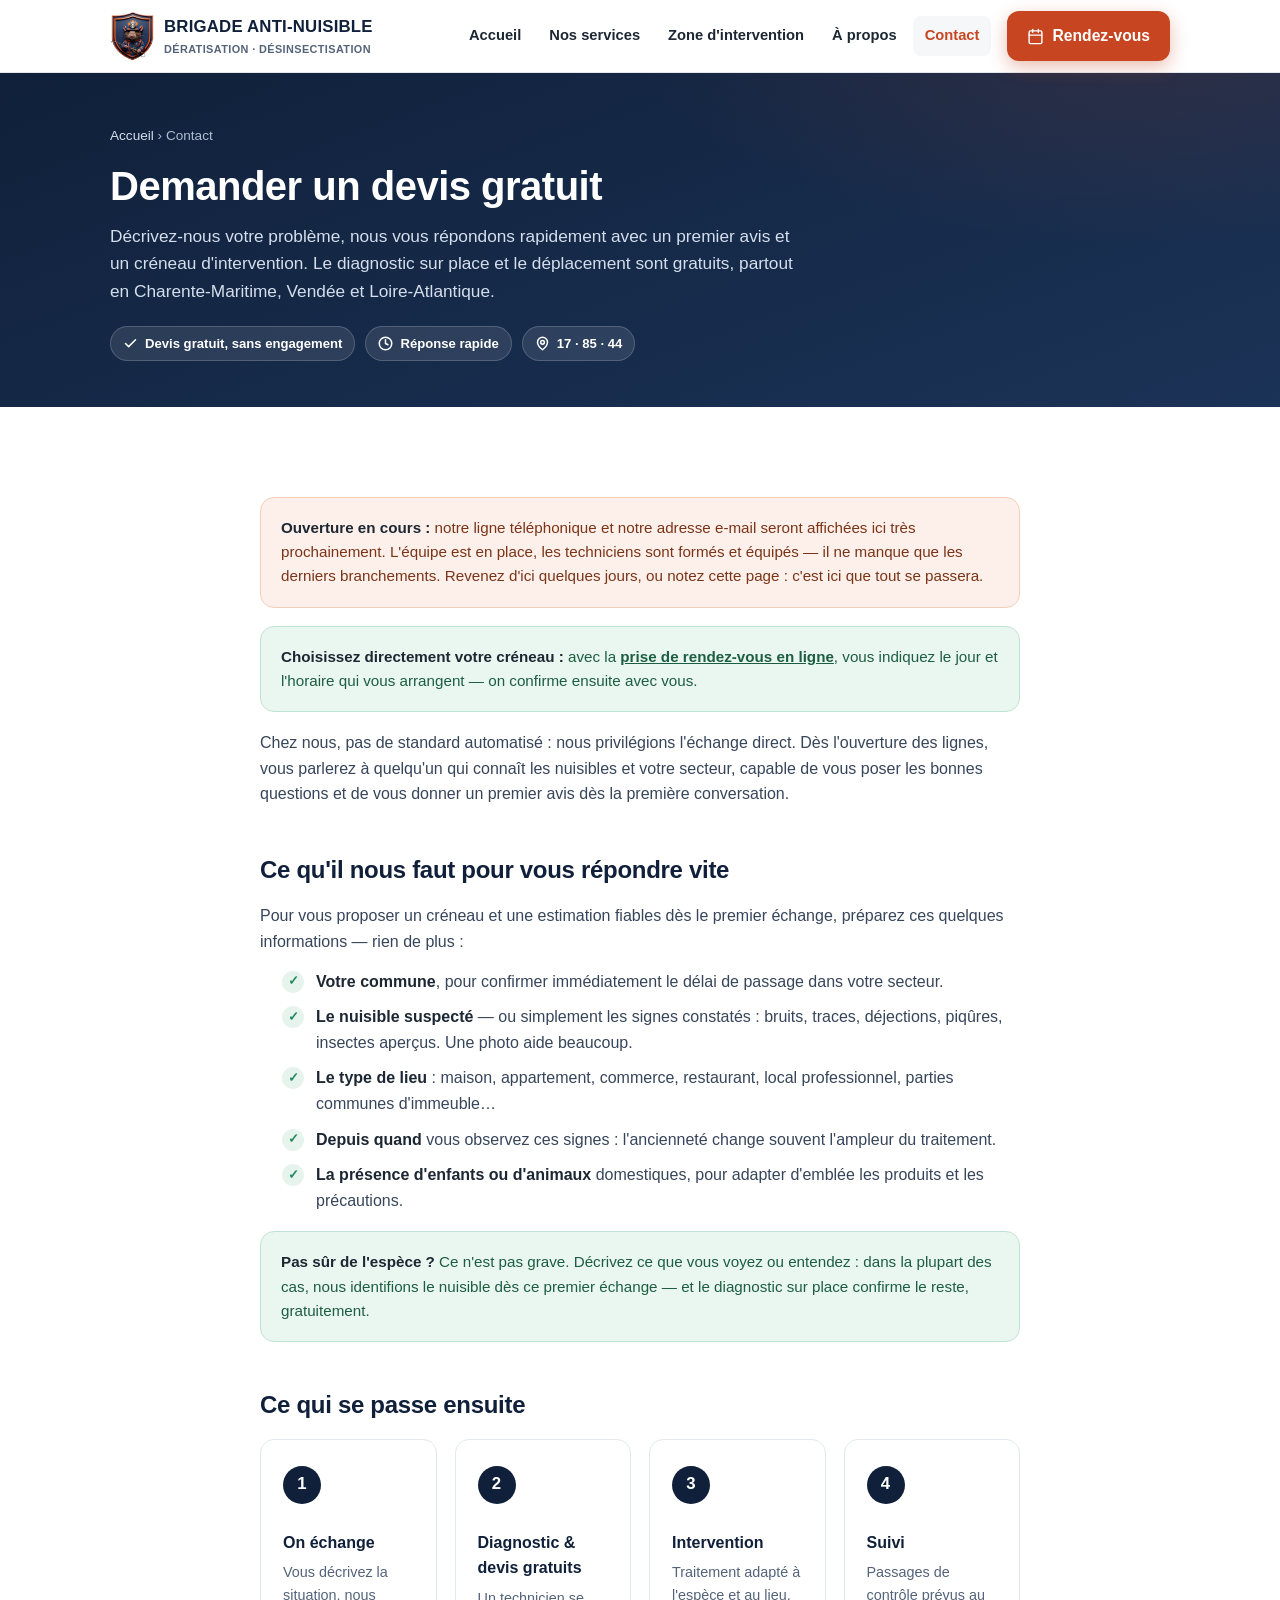
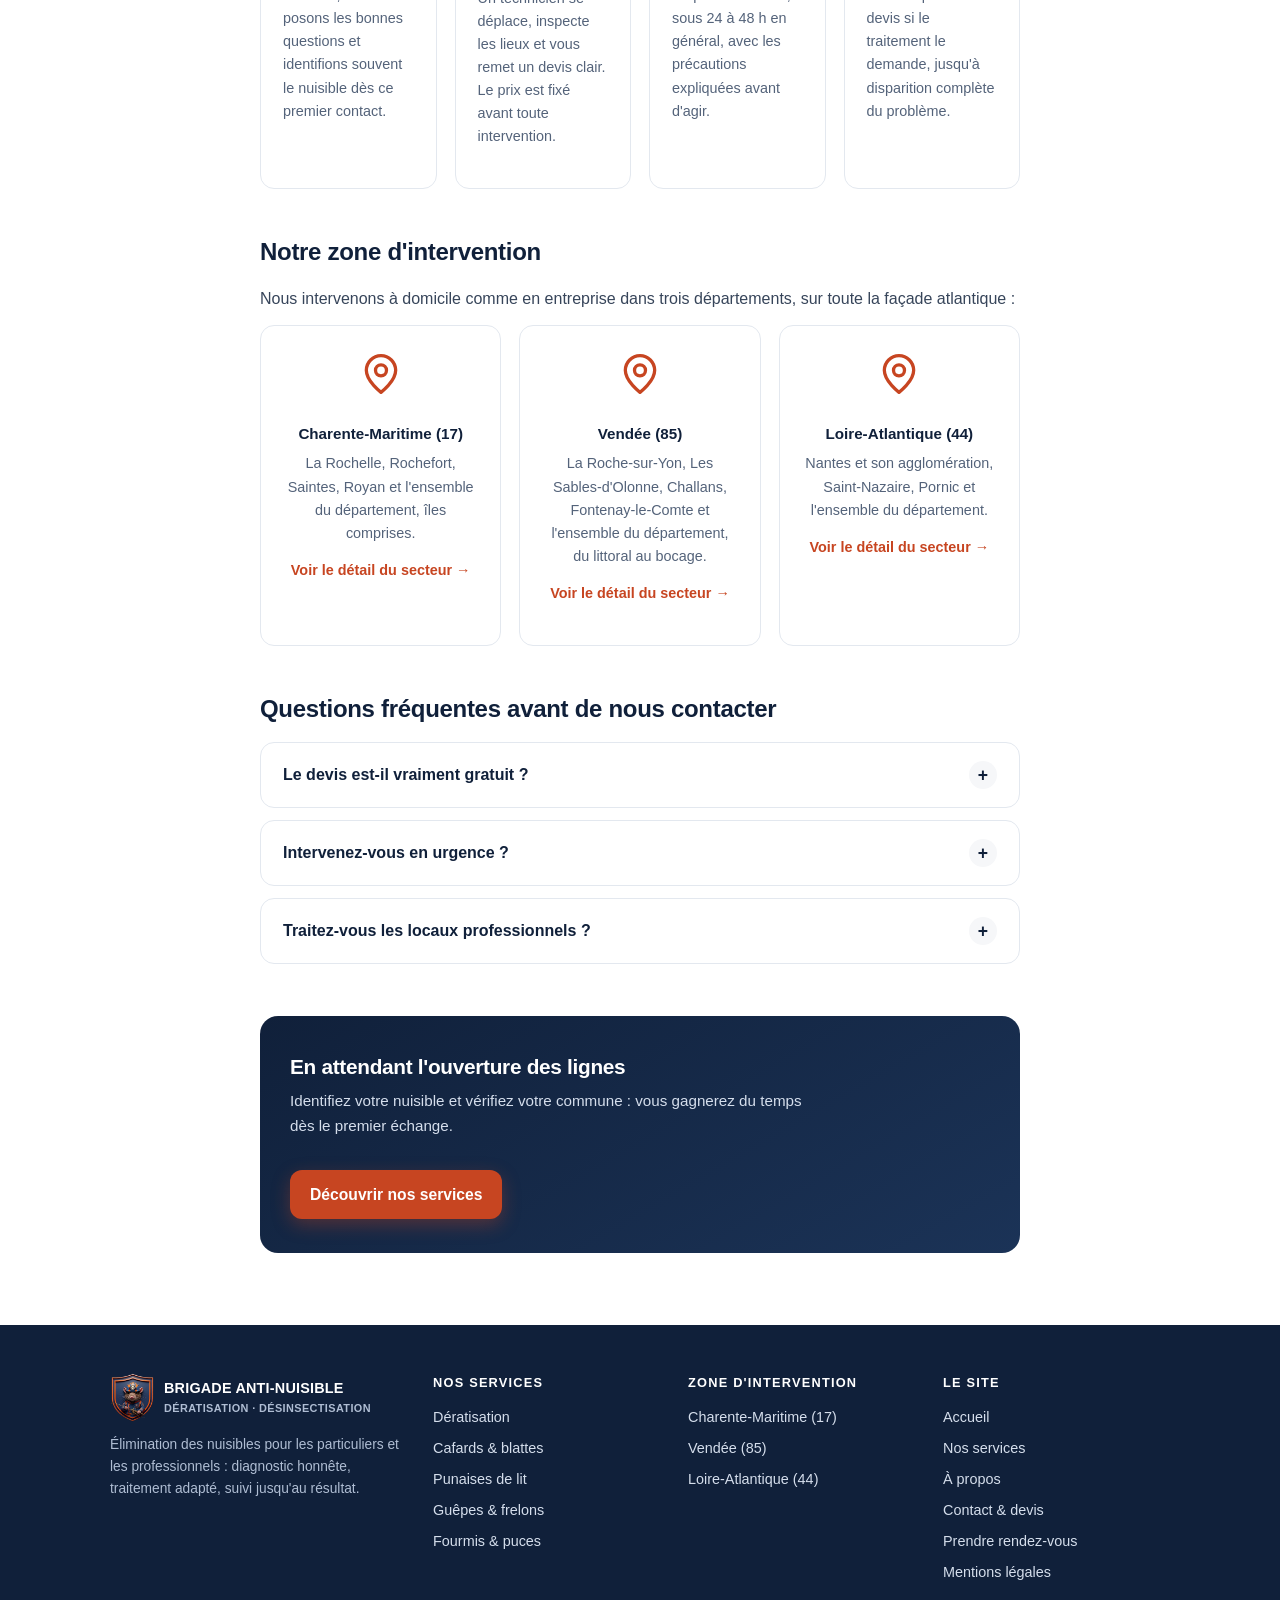
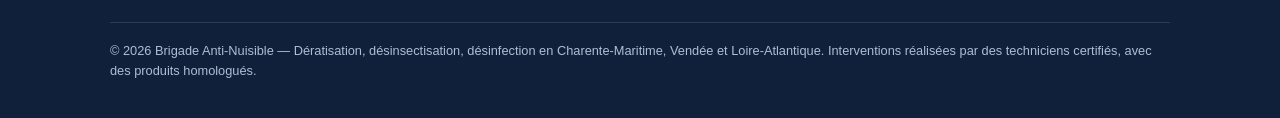
<file: contact.html>
<!DOCTYPE html>
<html lang="fr">
<head>
<meta charset="UTF-8">
<meta name="viewport" content="width=device-width, initial-scale=1">
<meta name="theme-color" content="#10203A">
<title>Contact &amp; devis gratuit | Brigade Anti-Nuisible (17, 85, 44)</title>
<meta name="description" content="Contactez Brigade Anti-Nuisible pour un devis gratuit : dératisation, désinsectisation, destruction de nids de guêpes et frelons en Charente-Maritime (17), Vendée (85) et Loire-Atlantique (44). Diagnostic et déplacement gratuits, réponse rapide.">
<meta property="og:title" content="Contact &amp; devis gratuit | Brigade Anti-Nuisible">
<meta property="og:description" content="Demandez un devis gratuit pour l'élimination de vos nuisibles en Charente-Maritime, Vendée et Loire-Atlantique. Diagnostic et déplacement sans engagement.">
<meta property="og:type" content="website">
<meta property="og:locale" content="fr_FR">
<meta property="og:url" content="https://justin17553-boop.github.io/brigade-anti-nuisible/contact.html">
<meta property="og:image" content="https://justin17553-boop.github.io/brigade-anti-nuisible/og-image.png">
<meta name="twitter:card" content="summary_large_image">
<meta name="twitter:image" content="https://justin17553-boop.github.io/brigade-anti-nuisible/og-image.png">
<link rel="stylesheet" href="style.css">
<link rel="icon" type="image/png" href="favicon.png">
<link rel="apple-touch-icon" href="apple-touch-icon.png">
</head>
<body>

<a class="evitement" href="#haut">Aller au contenu</a>

<!-- ══════════ EN-TÊTE ══════════ -->
<header>
  <div class="contenu barre">
    <a class="logo" href="index.html" aria-label="Brigade Anti-Nuisible — accueil">
      <img src="blason.png?v=4" alt="" width="44" height="49">
      <span>BRIGADE ANTI-NUISIBLE<small>Dératisation · Désinsectisation</small></span>
    </a>
    <button class="burger" aria-label="Ouvrir le menu" aria-expanded="false" aria-controls="menu-principal">
      <span></span><span></span><span></span>
    </button>
    <nav class="principal" id="menu-principal" aria-label="Navigation principale">
      <a href="index.html">Accueil</a>
      <a href="services.html">Nos services</a>
      <a href="zone-intervention.html">Zone d'intervention</a>
      <a href="a-propos.html">À propos</a>
      <a href="contact.html" class="actif" aria-current="page">Contact</a>
    </nav>
    <!-- À VENIR : remplacer ce bouton par le bouton d'appel tel:+33XXXXXXXXX dès que le numéro existe -->
    <a class="btn btn-alerte cta-entete" href="rendez-vous.html">
      <svg viewBox="0 0 24 24" width="17" height="17" fill="none" stroke="currentColor" stroke-width="2" stroke-linecap="round" stroke-linejoin="round" aria-hidden="true"><rect x="3" y="4" width="18" height="18" rx="2"/><line x1="16" y1="2" x2="16" y2="6"/><line x1="8" y1="2" x2="8" y2="6"/><line x1="3" y1="10" x2="21" y2="10"/></svg>
      Rendez-vous
    </a>
  </div>
</header>

<main id="haut">

<!-- ══════════ HÉROS DE PAGE ══════════ -->
<div class="page-hero">
  <div class="contenu">
    <nav class="fil" aria-label="Fil d'Ariane"><a href="index.html">Accueil</a> › Contact</nav>
    <h1>Demander un devis gratuit</h1>
    <p class="chapeau">
      Décrivez-nous votre problème, nous vous répondons rapidement avec un premier
      avis et un créneau d'intervention. Le diagnostic sur place et le déplacement
      sont gratuits, partout en Charente-Maritime, Vendée et Loire-Atlantique.
    </p>
    <div class="badge-ligne">
      <span class="badge">
        <svg viewBox="0 0 24 24" fill="none" stroke="currentColor" stroke-width="2.4" stroke-linecap="round" stroke-linejoin="round" aria-hidden="true"><polyline points="20 6 9 17 4 12"/></svg>
        Devis gratuit, sans engagement
      </span>
      <span class="badge">
        <svg viewBox="0 0 24 24" fill="none" stroke="currentColor" stroke-width="2.4" stroke-linecap="round" stroke-linejoin="round" aria-hidden="true"><circle cx="12" cy="12" r="10"/><polyline points="12 6 12 12 16 14"/></svg>
        Réponse rapide
      </span>
      <span class="badge">
        <svg viewBox="0 0 24 24" fill="none" stroke="currentColor" stroke-width="2.4" stroke-linecap="round" stroke-linejoin="round" aria-hidden="true"><path d="M20 10c0 6-8 12-8 12s-8-6-8-12a8 8 0 0 1 16 0z"/><circle cx="12" cy="10" r="3"/></svg>
        17 · 85 · 44
      </span>
    </div>
  </div>
</div>

<!-- ══════════ CONTENU ══════════ -->
<section>
  <div class="contenu prose">

    <!-- À VENIR : coordonnées réelles (numéro de téléphone + adresse e-mail) à afficher ici -->
    <div class="encart encart-alerte">
      <b>Ouverture en cours&nbsp;:</b> notre ligne téléphonique et notre adresse
      e-mail seront affichées ici très prochainement. L'équipe est en place, les
      techniciens sont formés et équipés&nbsp;— il ne manque que les derniers
      branchements. Revenez d'ici quelques jours, ou notez cette page&nbsp;: c'est
      ici que tout se passera.
    </div>
    <!-- À VENIR : bouton d'appel tel:+33XXXXXXXXX dès que le numéro existe -->

    <div class="encart encart-ok">
      <b>Choisissez directement votre créneau&nbsp;:</b> avec la
      <a href="rendez-vous.html">prise de rendez-vous en ligne</a>, vous indiquez
      le jour et l'horaire qui vous arrangent — on confirme ensuite avec vous.
    </div>

    <p>
      Chez nous, pas de standard automatisé&nbsp;:
      nous privilégions l'échange direct. Dès l'ouverture des lignes, vous parlerez
      à quelqu'un qui connaît les nuisibles et votre secteur, capable de vous poser
      les bonnes questions et de vous donner un premier avis dès la première
      conversation.
    </p>

    <h2>Ce qu'il nous faut pour vous répondre vite</h2>
    <p>
      Pour vous proposer un créneau et une estimation fiables dès le premier
      échange, préparez ces quelques informations&nbsp;— rien de plus&nbsp;:
    </p>
    <ul class="liste-coches">
      <li><b>Votre commune</b>, pour confirmer immédiatement le délai de passage dans votre secteur.</li>
      <li><b>Le nuisible suspecté</b> — ou simplement les signes constatés&nbsp;: bruits, traces, déjections, piqûres, insectes aperçus. Une photo aide beaucoup.</li>
      <li><b>Le type de lieu</b>&nbsp;: maison, appartement, commerce, restaurant, local professionnel, parties communes d'immeuble…</li>
      <li><b>Depuis quand</b> vous observez ces signes&nbsp;: l'ancienneté change souvent l'ampleur du traitement.</li>
      <li><b>La présence d'enfants ou d'animaux</b> domestiques, pour adapter d'emblée les produits et les précautions.</li>
    </ul>

    <div class="encart encart-ok">
      <b>Pas sûr de l'espèce&nbsp;?</b> Ce n'est pas grave. Décrivez ce que vous
      voyez ou entendez&nbsp;: dans la plupart des cas, nous identifions le
      nuisible dès ce premier échange&nbsp;— et le diagnostic sur place confirme le
      reste, gratuitement.
    </div>

    <h2>Ce qui se passe ensuite</h2>
    <div class="grille-etapes">
      <div class="etape">
        <h3>On échange</h3>
        <p>Vous décrivez la situation, nous posons les bonnes questions et identifions souvent le nuisible dès ce premier contact.</p>
      </div>
      <div class="etape">
        <h3>Diagnostic &amp; devis gratuits</h3>
        <p>Un technicien se déplace, inspecte les lieux et vous remet un devis clair. Le prix est fixé avant toute intervention.</p>
      </div>
      <div class="etape">
        <h3>Intervention</h3>
        <p>Traitement adapté à l'espèce et au lieu, sous 24 à 48&nbsp;h en général, avec les précautions expliquées avant d'agir.</p>
      </div>
      <div class="etape">
        <h3>Suivi</h3>
        <p>Passages de contrôle prévus au devis si le traitement le demande, jusqu'à disparition complète du problème.</p>
      </div>
    </div>

    <h2>Notre zone d'intervention</h2>
    <p>
      Nous intervenons à domicile comme en entreprise dans trois départements,
      sur toute la façade atlantique&nbsp;:
    </p>
    <div class="grille-contact">
      <div class="moyen">
        <svg class="picto" viewBox="0 0 24 24" fill="none" stroke="currentColor" stroke-width="1.8" stroke-linecap="round" stroke-linejoin="round" aria-hidden="true"><path d="M20 10c0 6-8 12-8 12s-8-6-8-12a8 8 0 0 1 16 0z"/><circle cx="12" cy="10" r="3"/></svg>
        <h3>Charente-Maritime (17)</h3>
        <p>La Rochelle, Rochefort, Saintes, Royan et l'ensemble du département, îles comprises.</p>
        <p><a href="zone-intervention.html#charente-maritime">Voir le détail du secteur →</a></p>
      </div>
      <div class="moyen">
        <svg class="picto" viewBox="0 0 24 24" fill="none" stroke="currentColor" stroke-width="1.8" stroke-linecap="round" stroke-linejoin="round" aria-hidden="true"><path d="M20 10c0 6-8 12-8 12s-8-6-8-12a8 8 0 0 1 16 0z"/><circle cx="12" cy="10" r="3"/></svg>
        <h3>Vendée (85)</h3>
        <p>La Roche-sur-Yon, Les Sables-d'Olonne, Challans, Fontenay-le-Comte et l'ensemble du département, du littoral au bocage.</p>
        <p><a href="zone-intervention.html#vendee">Voir le détail du secteur →</a></p>
      </div>
      <div class="moyen">
        <svg class="picto" viewBox="0 0 24 24" fill="none" stroke="currentColor" stroke-width="1.8" stroke-linecap="round" stroke-linejoin="round" aria-hidden="true"><path d="M20 10c0 6-8 12-8 12s-8-6-8-12a8 8 0 0 1 16 0z"/><circle cx="12" cy="10" r="3"/></svg>
        <h3>Loire-Atlantique (44)</h3>
        <p>Nantes et son agglomération, Saint-Nazaire, Pornic et l'ensemble du département.</p>
        <p><a href="zone-intervention.html#loire-atlantique">Voir le détail du secteur →</a></p>
      </div>
    </div>

    <h2>Questions fréquentes avant de nous contacter</h2>
    <div class="faq">
      <details>
        <summary>Le devis est-il vraiment gratuit&nbsp;?</summary>
        <div class="reponse">Oui, entièrement&nbsp;: le déplacement, le diagnostic sur place et le devis ne vous coûtent rien et ne vous engagent à rien. Le tarif de l'intervention est fixé par écrit avant tout traitement, et il ne bouge plus ensuite&nbsp;— pas de supplément découvert à la fin.</div>
      </details>
      <details>
        <summary>Intervenez-vous en urgence&nbsp;?</summary>
        <div class="reponse">Nous intervenons en général sous 24 à 48&nbsp;heures, et en priorité pour les situations qui ne peuvent pas attendre&nbsp;: nid de frelons près d'un passage, infestation dans un commerce alimentaire, rongeurs dans une cuisine. Indiquez-nous le caractère urgent dès le premier échange&nbsp;: nous vous donnons un créneau précis immédiatement.</div>
      </details>
      <details>
        <summary>Traitez-vous les locaux professionnels&nbsp;?</summary>
        <div class="reponse">Oui&nbsp;: restaurants, commerces, entrepôts, bureaux, copropriétés et collectivités. Nous intervenons avec discrétion, hors horaires d'ouverture si besoin, et remettons un compte rendu d'intervention. Pour les métiers de bouche, nos prestations et registres sont compatibles avec les exigences d'hygiène HACCP, avec possibilité de contrat de prévention à passages réguliers.</div>
      </details>
    </div>

    <!-- ══ BANDE D'APPEL ══ -->
    <div class="bande-cta">
      <div>
        <h2>En attendant l'ouverture des lignes</h2>
        <p>Identifiez votre nuisible et vérifiez votre commune&nbsp;: vous gagnerez du temps dès le premier échange.</p>
      </div>
      <a class="btn btn-alerte" href="services.html">Découvrir nos services</a>
    </div>

  </div>
</section>

</main>

<!-- ══════════ PIED DE PAGE ══════════ -->
<footer>
  <div class="contenu">
    <div class="pied-haut">
      <div>
        <a class="logo" href="index.html">
          <img src="blason.png?v=4" alt="" width="44" height="49">
          <span>BRIGADE ANTI-NUISIBLE<small>Dératisation · Désinsectisation</small></span>
        </a>
        <p class="apropos">Élimination des nuisibles pour les particuliers et les professionnels&nbsp;: diagnostic honnête, traitement adapté, suivi jusqu'au résultat.</p>
      </div>
      <div>
        <h3>Nos services</h3>
        <ul>
          <li><a href="deratisation.html">Dératisation</a></li>
          <li><a href="cafards.html">Cafards &amp; blattes</a></li>
          <li><a href="punaises-de-lit.html">Punaises de lit</a></li>
          <li><a href="guepes-frelons.html">Guêpes &amp; frelons</a></li>
          <li><a href="fourmis-puces.html">Fourmis &amp; puces</a></li>
        </ul>
      </div>
      <div>
        <h3>Zone d'intervention</h3>
        <ul>
          <li><a href="zone-intervention.html#charente-maritime">Charente-Maritime (17)</a></li>
          <li><a href="zone-intervention.html#vendee">Vendée (85)</a></li>
          <li><a href="zone-intervention.html#loire-atlantique">Loire-Atlantique (44)</a></li>
        </ul>
      </div>
      <div>
        <h3>Le site</h3>
        <ul>
          <li><a href="index.html">Accueil</a></li>
          <li><a href="services.html">Nos services</a></li>
          <li><a href="a-propos.html">À propos</a></li>
          <li><a href="contact.html">Contact &amp; devis</a></li>
          <li><a href="rendez-vous.html">Prendre rendez-vous</a></li>
          <li><a href="mentions-legales.html">Mentions légales</a></li>
        </ul>
      </div>
    </div>
    <div class="pied-bas">
      © 2026 Brigade Anti-Nuisible — Dératisation, désinsectisation, désinfection en Charente-Maritime, Vendée et Loire-Atlantique.
      Interventions réalisées par des techniciens certifiés, avec des produits homologués.
    </div>
  </div>
</footer>

<!-- bouton de devis toujours à portée de pouce sur mobile
     À VENIR : redevenir un bouton d'appel tel:+33XXXXXXXXX dès que le numéro existe -->
<a class="devis-flottant" href="rendez-vous.html" aria-label="Prendre rendez-vous">
  <svg viewBox="0 0 24 24" fill="none" stroke="currentColor" stroke-width="2" stroke-linecap="round" stroke-linejoin="round" aria-hidden="true"><rect x="3" y="4" width="18" height="18" rx="2"/><line x1="16" y1="2" x2="16" y2="6"/><line x1="8" y1="2" x2="8" y2="6"/><line x1="3" y1="10" x2="21" y2="10"/></svg>
</a>

<script src="menu.js"></script>

</body>
</html>
</file>
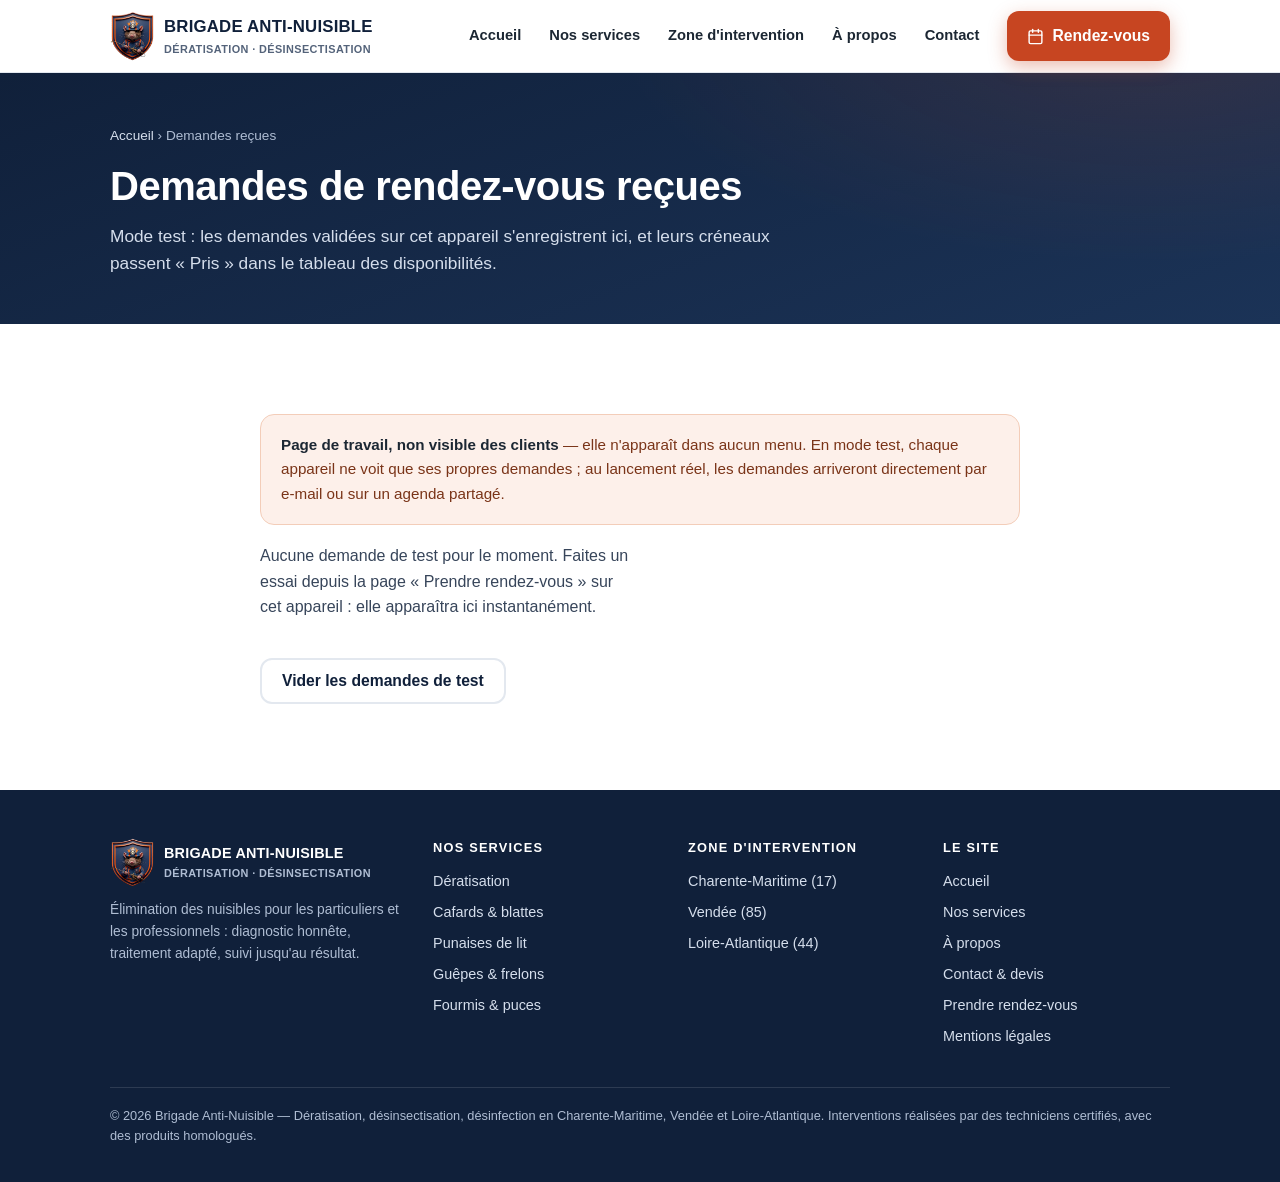
<file: demandes.html>
<!DOCTYPE html>
<html lang="fr">
<head>
<meta charset="UTF-8">
<meta name="viewport" content="width=device-width, initial-scale=1">
<meta name="theme-color" content="#10203A">
<title>Demandes reçues (mode test) | Brigade Anti-Nuisible</title>
<meta name="description" content="Visionneuse des demandes de rendez-vous enregistrées en mode test.">
<meta name="robots" content="noindex">
<link rel="stylesheet" href="style.css">
<link rel="icon" type="image/png" href="favicon.png">
<link rel="apple-touch-icon" href="apple-touch-icon.png">
<!-- Page de travail, non référencée dans la navigation : elle affiche les
     demandes de rendez-vous enregistrées EN MODE TEST sur cet appareil. -->
</head>
<body>

<a class="evitement" href="#haut">Aller au contenu</a>

<!-- ══════════ EN-TÊTE ══════════ -->
<header>
  <div class="contenu barre">
    <a class="logo" href="index.html" aria-label="Brigade Anti-Nuisible — accueil">
      <img src="blason.png?v=4" alt="" width="44" height="49">
      <span>BRIGADE ANTI-NUISIBLE<small>Dératisation · Désinsectisation</small></span>
    </a>
    <button class="burger" aria-label="Ouvrir le menu" aria-expanded="false" aria-controls="menu-principal">
      <span></span><span></span><span></span>
    </button>
    <nav class="principal" id="menu-principal" aria-label="Navigation principale">
      <a href="index.html">Accueil</a>
      <a href="services.html">Nos services</a>
      <a href="zone-intervention.html">Zone d'intervention</a>
      <a href="a-propos.html">À propos</a>
      <a href="contact.html">Contact</a>
    </nav>
    <a class="btn btn-alerte cta-entete" href="rendez-vous.html">
      <svg viewBox="0 0 24 24" width="17" height="17" fill="none" stroke="currentColor" stroke-width="2" stroke-linecap="round" stroke-linejoin="round" aria-hidden="true"><rect x="3" y="4" width="18" height="18" rx="2"/><line x1="16" y1="2" x2="16" y2="6"/><line x1="8" y1="2" x2="8" y2="6"/><line x1="3" y1="10" x2="21" y2="10"/></svg>
      Rendez-vous
    </a>
  </div>
</header>

<main id="haut">

<!-- ══════════ HÉROS DE PAGE ══════════ -->
<div class="page-hero">
  <div class="contenu">
    <nav class="fil" aria-label="Fil d'Ariane"><a href="index.html">Accueil</a> › Demandes reçues</nav>
    <h1>Demandes de rendez-vous reçues</h1>
    <p class="chapeau">
      Mode test&nbsp;: les demandes validées sur cet appareil s'enregistrent ici,
      et leurs créneaux passent «&nbsp;Pris&nbsp;» dans le tableau des disponibilités.
    </p>
  </div>
</div>

<!-- ══════════ CONTENU ══════════ -->
<section>
  <div class="contenu prose">

    <div class="encart encart-alerte">
      <b>Page de travail, non visible des clients</b> — elle n'apparaît dans aucun
      menu. En mode test, chaque appareil ne voit que ses propres demandes&nbsp;;
      au lancement réel, les demandes arriveront directement par e-mail ou sur
      un agenda partagé.
    </div>

    <div class="grille-2" id="liste-demandes"></div>

    <p style="margin-top:24px">
      <button type="button" class="btn btn-clair" id="vider-demandes">Vider les demandes de test</button>
    </p>

  </div>
</section>

</main>

<!-- ══════════ PIED DE PAGE ══════════ -->
<footer>
  <div class="contenu">
    <div class="pied-haut">
      <div>
        <a class="logo" href="index.html">
          <img src="blason.png?v=4" alt="" width="44" height="49">
          <span>BRIGADE ANTI-NUISIBLE<small>Dératisation · Désinsectisation</small></span>
        </a>
        <p class="apropos">Élimination des nuisibles pour les particuliers et les professionnels&nbsp;: diagnostic honnête, traitement adapté, suivi jusqu'au résultat.</p>
      </div>
      <div>
        <h3>Nos services</h3>
        <ul>
          <li><a href="deratisation.html">Dératisation</a></li>
          <li><a href="cafards.html">Cafards &amp; blattes</a></li>
          <li><a href="punaises-de-lit.html">Punaises de lit</a></li>
          <li><a href="guepes-frelons.html">Guêpes &amp; frelons</a></li>
          <li><a href="fourmis-puces.html">Fourmis &amp; puces</a></li>
        </ul>
      </div>
      <div>
        <h3>Zone d'intervention</h3>
        <ul>
          <li><a href="zone-intervention.html#charente-maritime">Charente-Maritime (17)</a></li>
          <li><a href="zone-intervention.html#vendee">Vendée (85)</a></li>
          <li><a href="zone-intervention.html#loire-atlantique">Loire-Atlantique (44)</a></li>
        </ul>
      </div>
      <div>
        <h3>Le site</h3>
        <ul>
          <li><a href="index.html">Accueil</a></li>
          <li><a href="services.html">Nos services</a></li>
          <li><a href="a-propos.html">À propos</a></li>
          <li><a href="contact.html">Contact &amp; devis</a></li>
          <li><a href="rendez-vous.html">Prendre rendez-vous</a></li>
          <li><a href="mentions-legales.html">Mentions légales</a></li>
        </ul>
      </div>
    </div>
    <div class="pied-bas">
      © 2026 Brigade Anti-Nuisible — Dératisation, désinsectisation, désinfection en Charente-Maritime, Vendée et Loire-Atlantique.
      Interventions réalisées par des techniciens certifiés, avec des produits homologués.
    </div>
  </div>
</footer>

<script src="menu.js"></script>
<script src="rdv.js"></script>

</body>
</html>
</file>
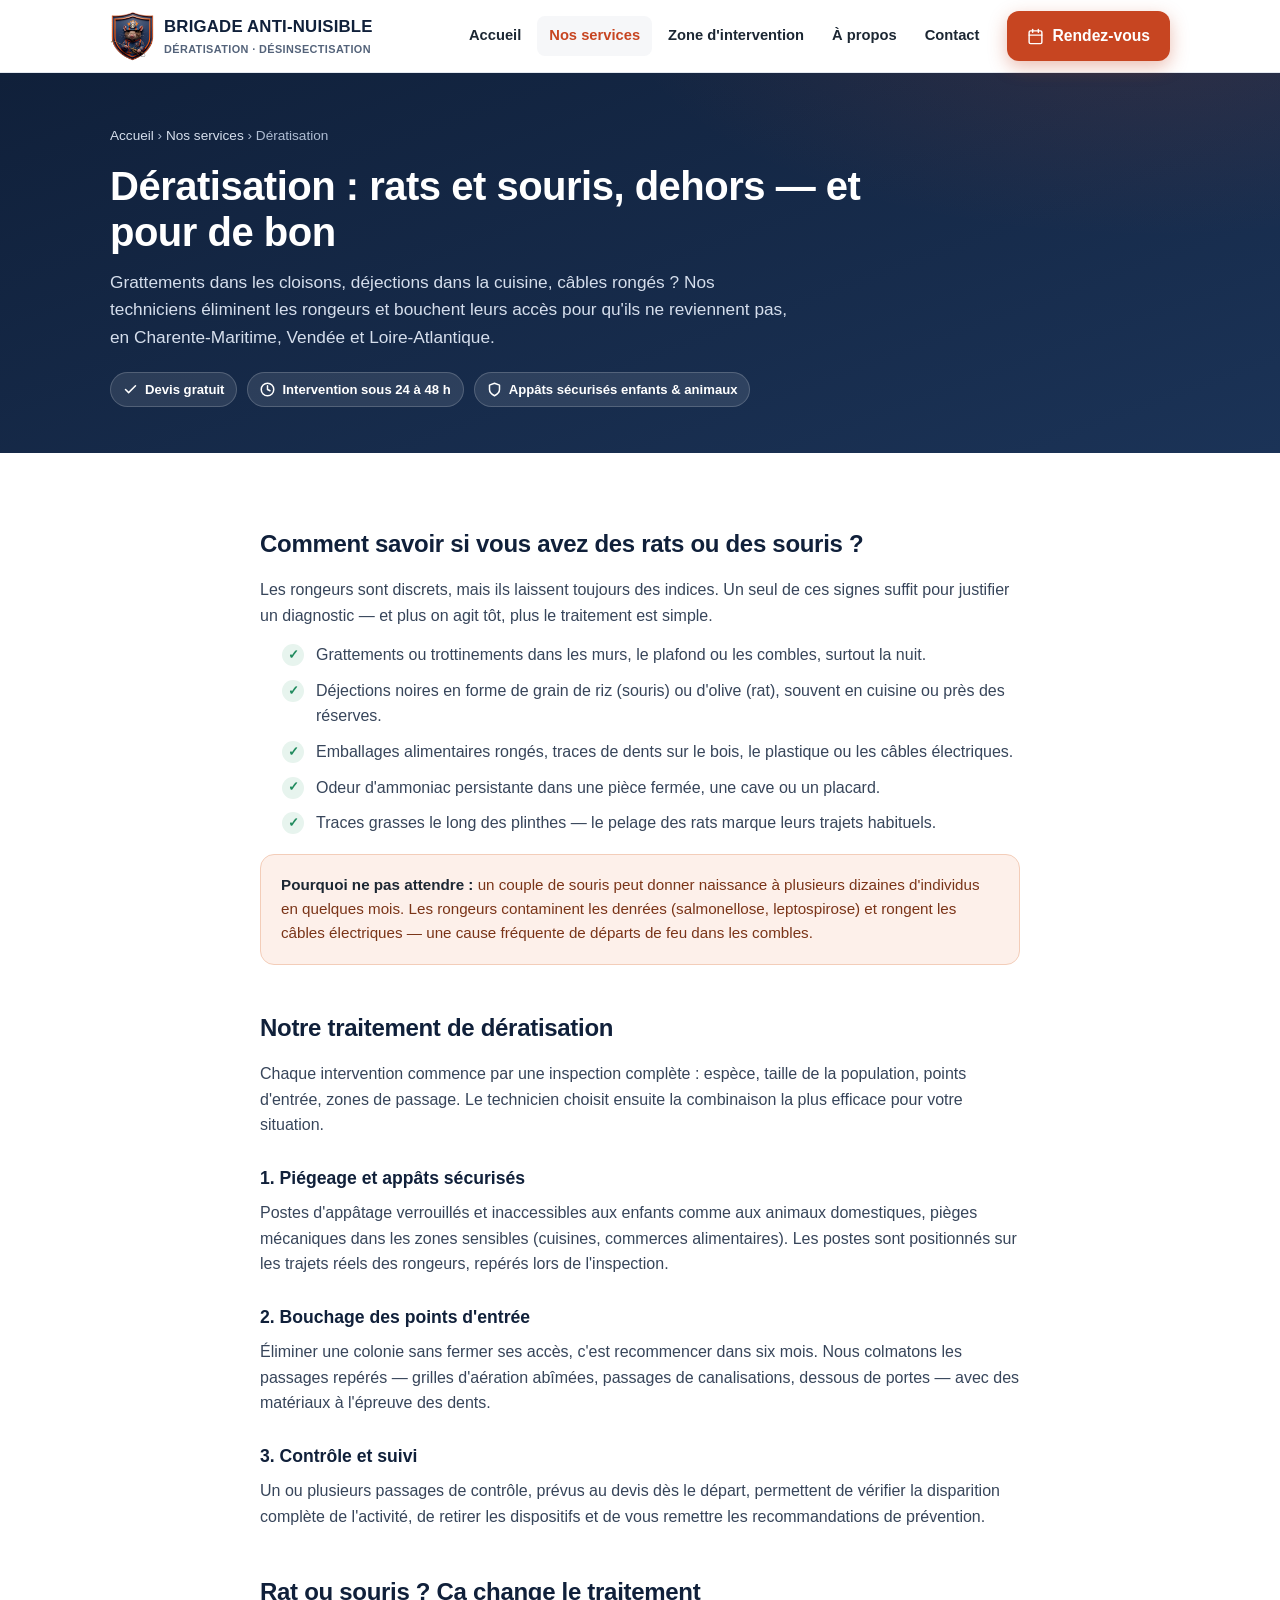
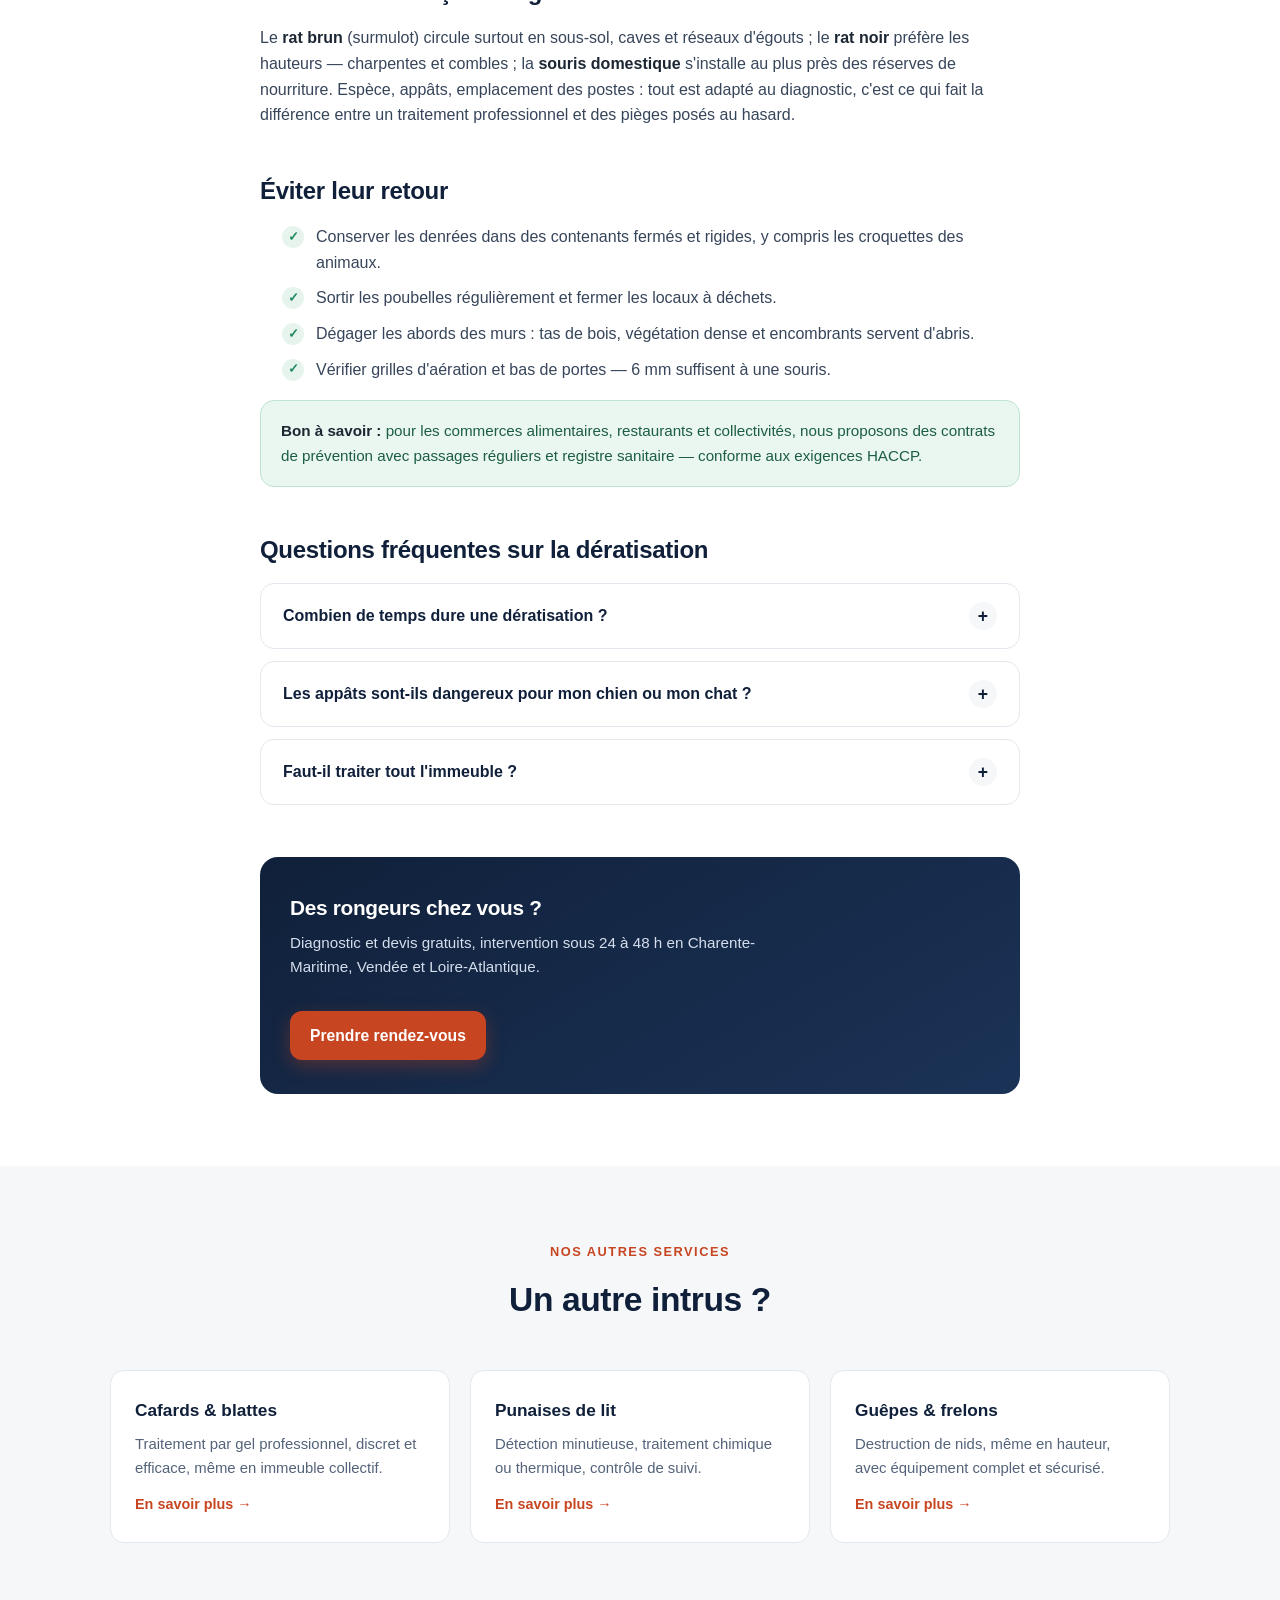
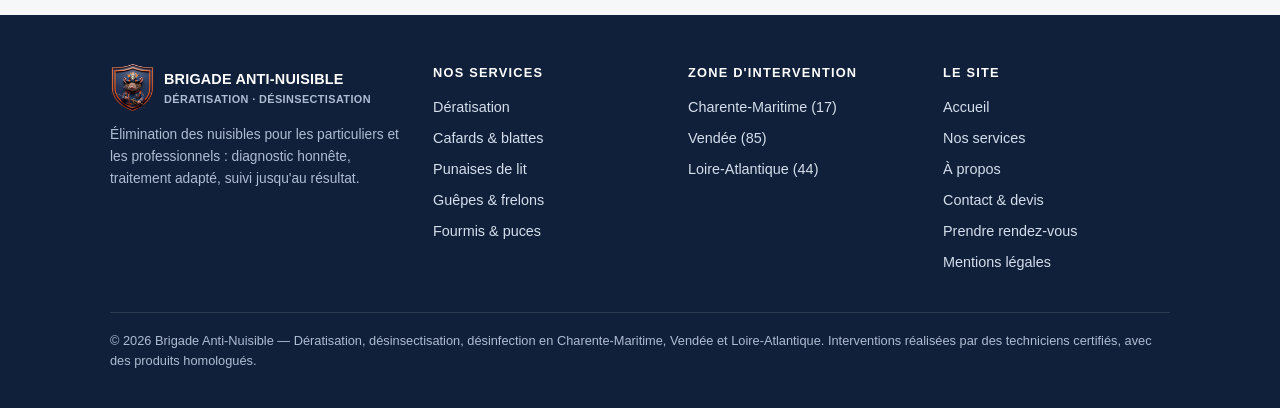
<file: deratisation.html>
<!DOCTYPE html>
<html lang="fr">
<head>
<meta charset="UTF-8">
<meta name="viewport" content="width=device-width, initial-scale=1">
<meta name="theme-color" content="#10203A">
<title>Dératisation — rats et souris | Brigade Anti-Nuisible (17, 85, 44)</title>
<meta name="description" content="Dératisation par techniciens certifiés en Charente-Maritime (17), Vendée (85) et Loire-Atlantique (44) : piégeage, appâts sécurisés, bouchage des accès et suivi jusqu'à disparition des rats et souris. Devis gratuit.">
<meta property="og:title" content="Dératisation — rats et souris | Brigade Anti-Nuisible">
<meta property="og:description" content="Piégeage, appâts sécurisés, bouchage des accès et suivi jusqu'au résultat, en Charente-Maritime, Vendée et Loire-Atlantique. Devis gratuit.">
<meta property="og:type" content="website">
<meta property="og:locale" content="fr_FR">
<meta property="og:url" content="https://justin17553-boop.github.io/brigade-anti-nuisible/deratisation.html">
<meta property="og:image" content="https://justin17553-boop.github.io/brigade-anti-nuisible/og-image.png">
<meta name="twitter:card" content="summary_large_image">
<meta name="twitter:image" content="https://justin17553-boop.github.io/brigade-anti-nuisible/og-image.png">
<link rel="stylesheet" href="style.css">
<link rel="icon" type="image/png" href="favicon.png">
<link rel="apple-touch-icon" href="apple-touch-icon.png">
</head>
<body>

<a class="evitement" href="#haut">Aller au contenu</a>

<!-- ══════════ EN-TÊTE ══════════ -->
<header>
  <div class="contenu barre">
    <a class="logo" href="index.html" aria-label="Brigade Anti-Nuisible — accueil">
      <img src="blason.png?v=4" alt="" width="44" height="49">
      <span>BRIGADE ANTI-NUISIBLE<small>Dératisation · Désinsectisation</small></span>
    </a>
    <button class="burger" aria-label="Ouvrir le menu" aria-expanded="false" aria-controls="menu-principal">
      <span></span><span></span><span></span>
    </button>
    <nav class="principal" id="menu-principal" aria-label="Navigation principale">
      <a href="index.html">Accueil</a>
      <a href="services.html" class="actif">Nos services</a>
      <a href="zone-intervention.html">Zone d'intervention</a>
      <a href="a-propos.html">À propos</a>
      <a href="contact.html">Contact</a>
    </nav>
    <!-- À VENIR : remplacer ce bouton par le bouton d'appel tel:+33XXXXXXXXX dès que le numéro existe -->
    <a class="btn btn-alerte cta-entete" href="rendez-vous.html">
      <svg viewBox="0 0 24 24" width="17" height="17" fill="none" stroke="currentColor" stroke-width="2" stroke-linecap="round" stroke-linejoin="round" aria-hidden="true"><rect x="3" y="4" width="18" height="18" rx="2"/><line x1="16" y1="2" x2="16" y2="6"/><line x1="8" y1="2" x2="8" y2="6"/><line x1="3" y1="10" x2="21" y2="10"/></svg>
      Rendez-vous
    </a>
  </div>
</header>

<main id="haut">

<!-- ══════════ HÉROS DE PAGE ══════════ -->
<div class="page-hero">
  <div class="contenu">
    <nav class="fil" aria-label="Fil d'Ariane"><a href="index.html">Accueil</a> › <a href="services.html">Nos services</a> › Dératisation</nav>
    <h1>Dératisation&nbsp;: rats et souris, dehors — et pour de bon</h1>
    <p class="chapeau">
      Grattements dans les cloisons, déjections dans la cuisine, câbles rongés&nbsp;?
      Nos techniciens éliminent les rongeurs et bouchent leurs accès pour qu'ils
      ne reviennent pas, en Charente-Maritime, Vendée et Loire-Atlantique.
    </p>
    <div class="badge-ligne">
      <span class="badge">
        <svg viewBox="0 0 24 24" fill="none" stroke="currentColor" stroke-width="2.4" stroke-linecap="round" stroke-linejoin="round" aria-hidden="true"><polyline points="20 6 9 17 4 12"/></svg>
        Devis gratuit
      </span>
      <span class="badge">
        <svg viewBox="0 0 24 24" fill="none" stroke="currentColor" stroke-width="2.4" stroke-linecap="round" stroke-linejoin="round" aria-hidden="true"><circle cx="12" cy="12" r="10"/><polyline points="12 6 12 12 16 14"/></svg>
        Intervention sous 24 à 48&nbsp;h
      </span>
      <span class="badge">
        <svg viewBox="0 0 24 24" fill="none" stroke="currentColor" stroke-width="2.4" stroke-linecap="round" stroke-linejoin="round" aria-hidden="true"><path d="M12 22s8-4 8-10V5l-8-3-8 3v7c0 6 8 10 8 10z"/></svg>
        Appâts sécurisés enfants &amp; animaux
      </span>
    </div>
  </div>
</div>

<!-- ══════════ CONTENU ══════════ -->
<section>
  <div class="contenu prose">

    <h2>Comment savoir si vous avez des rats ou des souris&nbsp;?</h2>
    <p>
      Les rongeurs sont discrets, mais ils laissent toujours des indices. Un seul de
      ces signes suffit pour justifier un diagnostic — et plus on agit tôt, plus le
      traitement est simple.
    </p>
    <ul class="liste-coches">
      <li>Grattements ou trottinements dans les murs, le plafond ou les combles, surtout la nuit.</li>
      <li>Déjections noires en forme de grain de riz (souris) ou d'olive (rat), souvent en cuisine ou près des réserves.</li>
      <li>Emballages alimentaires rongés, traces de dents sur le bois, le plastique ou les câbles électriques.</li>
      <li>Odeur d'ammoniac persistante dans une pièce fermée, une cave ou un placard.</li>
      <li>Traces grasses le long des plinthes — le pelage des rats marque leurs trajets habituels.</li>
    </ul>

    <div class="encart encart-alerte">
      <b>Pourquoi ne pas attendre&nbsp;:</b> un couple de souris peut donner naissance à
      plusieurs dizaines d'individus en quelques mois. Les rongeurs contaminent les
      denrées (salmonellose, leptospirose) et rongent les câbles électriques —
      une cause fréquente de départs de feu dans les combles.
    </div>

    <h2>Notre traitement de dératisation</h2>
    <p>
      Chaque intervention commence par une inspection complète&nbsp;: espèce, taille de la
      population, points d'entrée, zones de passage. Le technicien choisit ensuite la
      combinaison la plus efficace pour votre situation.
    </p>
    <h3>1. Piégeage et appâts sécurisés</h3>
    <p>
      Postes d'appâtage verrouillés et inaccessibles aux enfants comme aux animaux
      domestiques, pièges mécaniques dans les zones sensibles (cuisines, commerces
      alimentaires). Les postes sont positionnés sur les trajets réels des rongeurs,
      repérés lors de l'inspection.
    </p>
    <h3>2. Bouchage des points d'entrée</h3>
    <p>
      Éliminer une colonie sans fermer ses accès, c'est recommencer dans six mois.
      Nous colmatons les passages repérés — grilles d'aération abîmées, passages de
      canalisations, dessous de portes — avec des matériaux à l'épreuve des dents.
    </p>
    <h3>3. Contrôle et suivi</h3>
    <p>
      Un ou plusieurs passages de contrôle, prévus au devis dès le départ, permettent
      de vérifier la disparition complète de l'activité, de retirer les dispositifs
      et de vous remettre les recommandations de prévention.
    </p>

    <h2>Rat ou souris&nbsp;? Ça change le traitement</h2>
    <p>
      Le <b>rat brun</b> (surmulot) circule surtout en sous-sol, caves et réseaux
      d'égouts&nbsp;; le <b>rat noir</b> préfère les hauteurs — charpentes et combles&nbsp;;
      la <b>souris domestique</b> s'installe au plus près des réserves de nourriture.
      Espèce, appâts, emplacement des postes&nbsp;: tout est adapté au diagnostic, c'est
      ce qui fait la différence entre un traitement professionnel et des pièges posés
      au hasard.
    </p>

    <h2>Éviter leur retour</h2>
    <ul class="liste-coches">
      <li>Conserver les denrées dans des contenants fermés et rigides, y compris les croquettes des animaux.</li>
      <li>Sortir les poubelles régulièrement et fermer les locaux à déchets.</li>
      <li>Dégager les abords des murs&nbsp;: tas de bois, végétation dense et encombrants servent d'abris.</li>
      <li>Vérifier grilles d'aération et bas de portes — 6&nbsp;mm suffisent à une souris.</li>
    </ul>

    <div class="encart encart-ok">
      <b>Bon à savoir&nbsp;:</b> pour les commerces alimentaires, restaurants et
      collectivités, nous proposons des contrats de prévention avec passages
      réguliers et registre sanitaire — conforme aux exigences HACCP.
    </div>

    <h2>Questions fréquentes sur la dératisation</h2>
    <div class="faq">
      <details>
        <summary>Combien de temps dure une dératisation&nbsp;?</summary>
        <div class="reponse">La première intervention dure généralement une à deux heures. L'élimination complète d'une colonie installée prend ensuite deux à quatre semaines, avec un ou deux passages de contrôle inclus dans le devis.</div>
      </details>
      <details>
        <summary>Les appâts sont-ils dangereux pour mon chien ou mon chat&nbsp;?</summary>
        <div class="reponse">Les appâts sont placés dans des postes verrouillés, fixés et inaccessibles aux animaux domestiques comme aux enfants. Le technicien vous indique leur emplacement exact et les précautions éventuelles.</div>
      </details>
      <details>
        <summary>Faut-il traiter tout l'immeuble&nbsp;?</summary>
        <div class="reponse">Pas toujours, mais si les rongeurs circulent dans les parties communes, traiter un seul logement ne suffit pas. Nous établissons un diagnostic et pouvons intervenir pour le syndic avec compte rendu — c'est souvent la solution la plus durable.</div>
      </details>
    </div>

    <!-- ══ BANDE D'APPEL ══ -->
    <div class="bande-cta">
      <div>
        <h2>Des rongeurs chez vous&nbsp;?</h2>
        <p>Diagnostic et devis gratuits, intervention sous 24 à 48&nbsp;h en Charente-Maritime, Vendée et Loire-Atlantique.</p>
      </div>
      <a class="btn btn-alerte" href="rendez-vous.html">Prendre rendez-vous</a>
    </div>

  </div>
</section>

<!-- ══════════ AUTRES SERVICES ══════════ -->
<section class="sur-papier">
  <div class="contenu">
    <div class="titre-section">
      <span class="sur-titre">Nos autres services</span>
      <h2>Un autre intrus&nbsp;?</h2>
    </div>
    <div class="grille-3">
      <a class="carte-service" href="cafards.html">
        <h3>Cafards &amp; blattes</h3>
        <p>Traitement par gel professionnel, discret et efficace, même en immeuble collectif.</p>
        <span class="lien">En savoir plus →</span>
      </a>
      <a class="carte-service" href="punaises-de-lit.html">
        <h3>Punaises de lit</h3>
        <p>Détection minutieuse, traitement chimique ou thermique, contrôle de suivi.</p>
        <span class="lien">En savoir plus →</span>
      </a>
      <a class="carte-service" href="guepes-frelons.html">
        <h3>Guêpes &amp; frelons</h3>
        <p>Destruction de nids, même en hauteur, avec équipement complet et sécurisé.</p>
        <span class="lien">En savoir plus →</span>
      </a>
    </div>
  </div>
</section>

</main>

<!-- ══════════ PIED DE PAGE ══════════ -->
<footer>
  <div class="contenu">
    <div class="pied-haut">
      <div>
        <a class="logo" href="index.html">
          <img src="blason.png?v=4" alt="" width="44" height="49">
          <span>BRIGADE ANTI-NUISIBLE<small>Dératisation · Désinsectisation</small></span>
        </a>
        <p class="apropos">Élimination des nuisibles pour les particuliers et les professionnels&nbsp;: diagnostic honnête, traitement adapté, suivi jusqu'au résultat.</p>
      </div>
      <div>
        <h3>Nos services</h3>
        <ul>
          <li><a href="deratisation.html">Dératisation</a></li>
          <li><a href="cafards.html">Cafards &amp; blattes</a></li>
          <li><a href="punaises-de-lit.html">Punaises de lit</a></li>
          <li><a href="guepes-frelons.html">Guêpes &amp; frelons</a></li>
          <li><a href="fourmis-puces.html">Fourmis &amp; puces</a></li>
        </ul>
      </div>
      <div>
        <h3>Zone d'intervention</h3>
        <ul>
          <li><a href="zone-intervention.html#charente-maritime">Charente-Maritime (17)</a></li>
          <li><a href="zone-intervention.html#vendee">Vendée (85)</a></li>
          <li><a href="zone-intervention.html#loire-atlantique">Loire-Atlantique (44)</a></li>
        </ul>
      </div>
      <div>
        <h3>Le site</h3>
        <ul>
          <li><a href="index.html">Accueil</a></li>
          <li><a href="services.html">Nos services</a></li>
          <li><a href="a-propos.html">À propos</a></li>
          <li><a href="contact.html">Contact &amp; devis</a></li>
          <li><a href="rendez-vous.html">Prendre rendez-vous</a></li>
          <li><a href="mentions-legales.html">Mentions légales</a></li>
        </ul>
      </div>
    </div>
    <div class="pied-bas">
      © 2026 Brigade Anti-Nuisible — Dératisation, désinsectisation, désinfection en Charente-Maritime, Vendée et Loire-Atlantique.
      Interventions réalisées par des techniciens certifiés, avec des produits homologués.
    </div>
  </div>
</footer>

<!-- bouton de devis toujours à portée de pouce sur mobile
     À VENIR : redevenir un bouton d'appel tel:+33XXXXXXXXX dès que le numéro existe -->
<a class="devis-flottant" href="rendez-vous.html" aria-label="Prendre rendez-vous">
  <svg viewBox="0 0 24 24" fill="none" stroke="currentColor" stroke-width="2" stroke-linecap="round" stroke-linejoin="round" aria-hidden="true"><rect x="3" y="4" width="18" height="18" rx="2"/><line x1="16" y1="2" x2="16" y2="6"/><line x1="8" y1="2" x2="8" y2="6"/><line x1="3" y1="10" x2="21" y2="10"/></svg>
</a>

<script src="menu.js"></script>

</body>
</html>
</file>
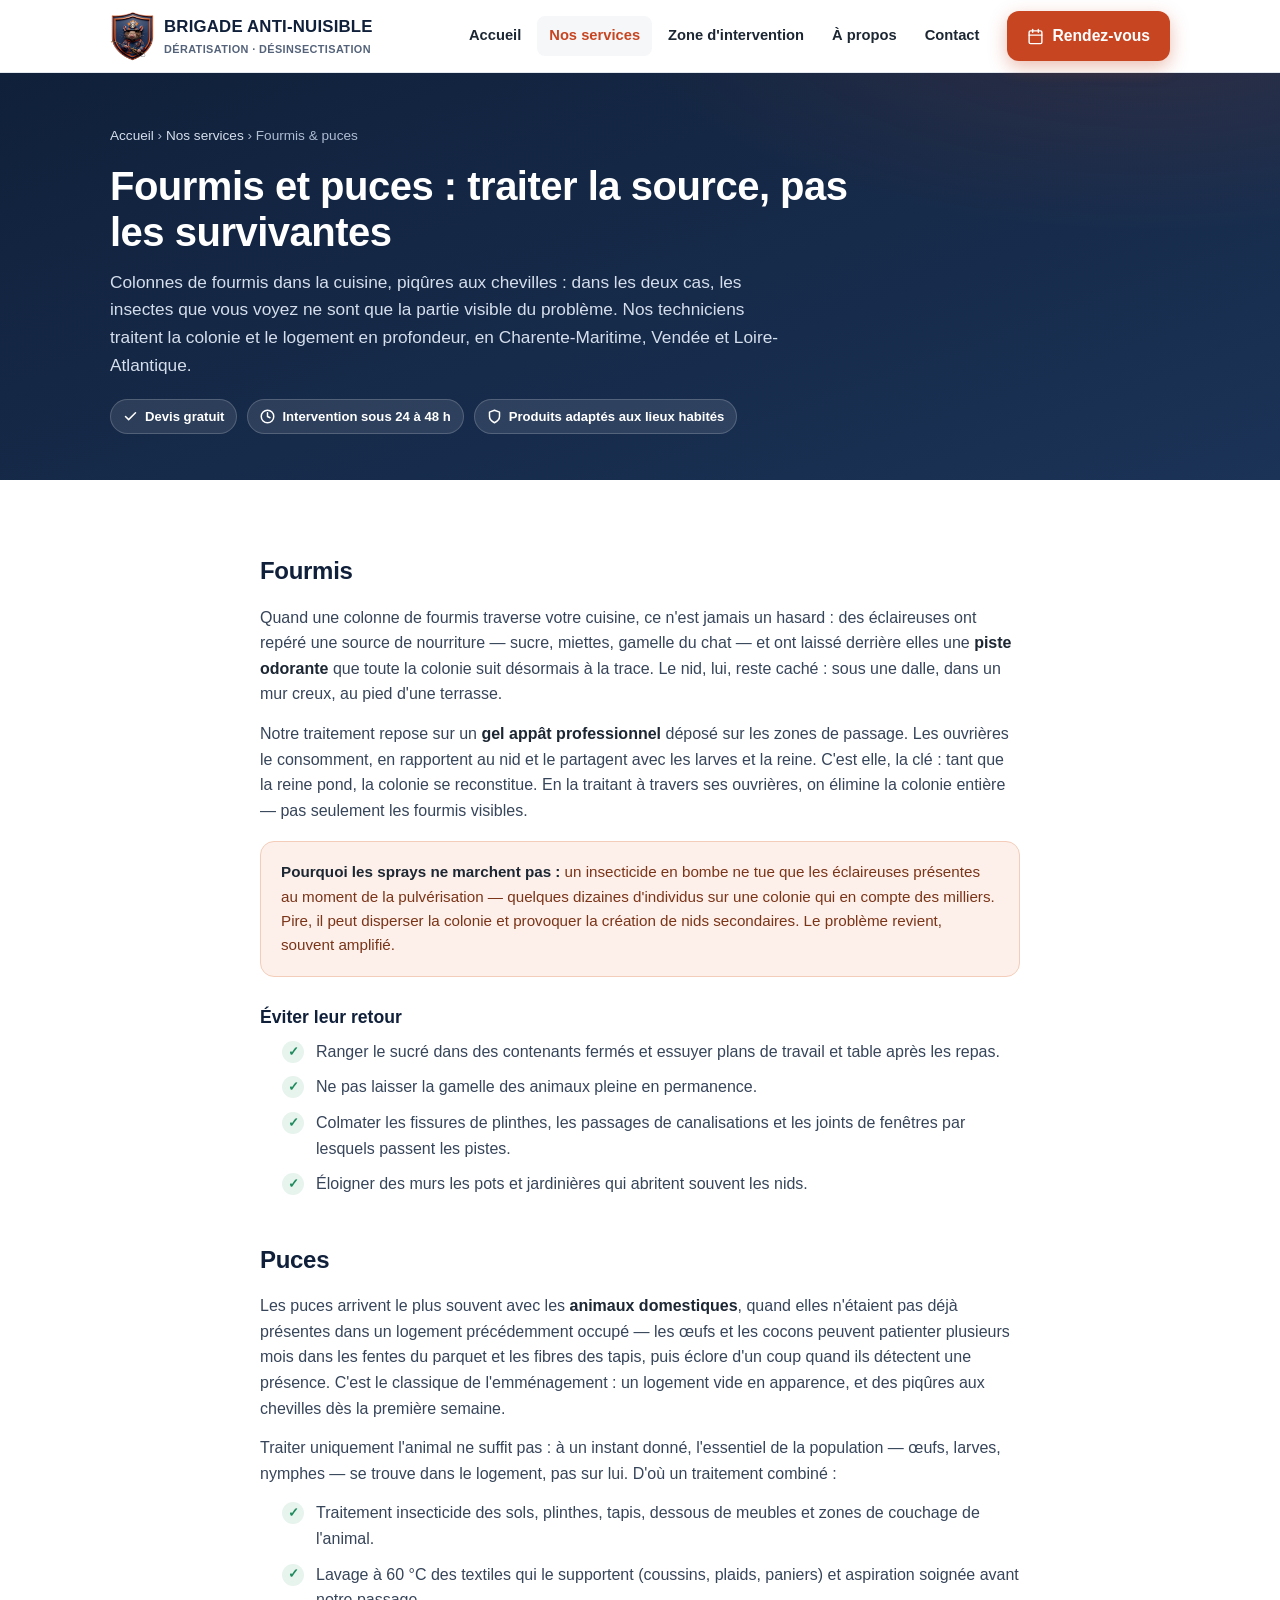
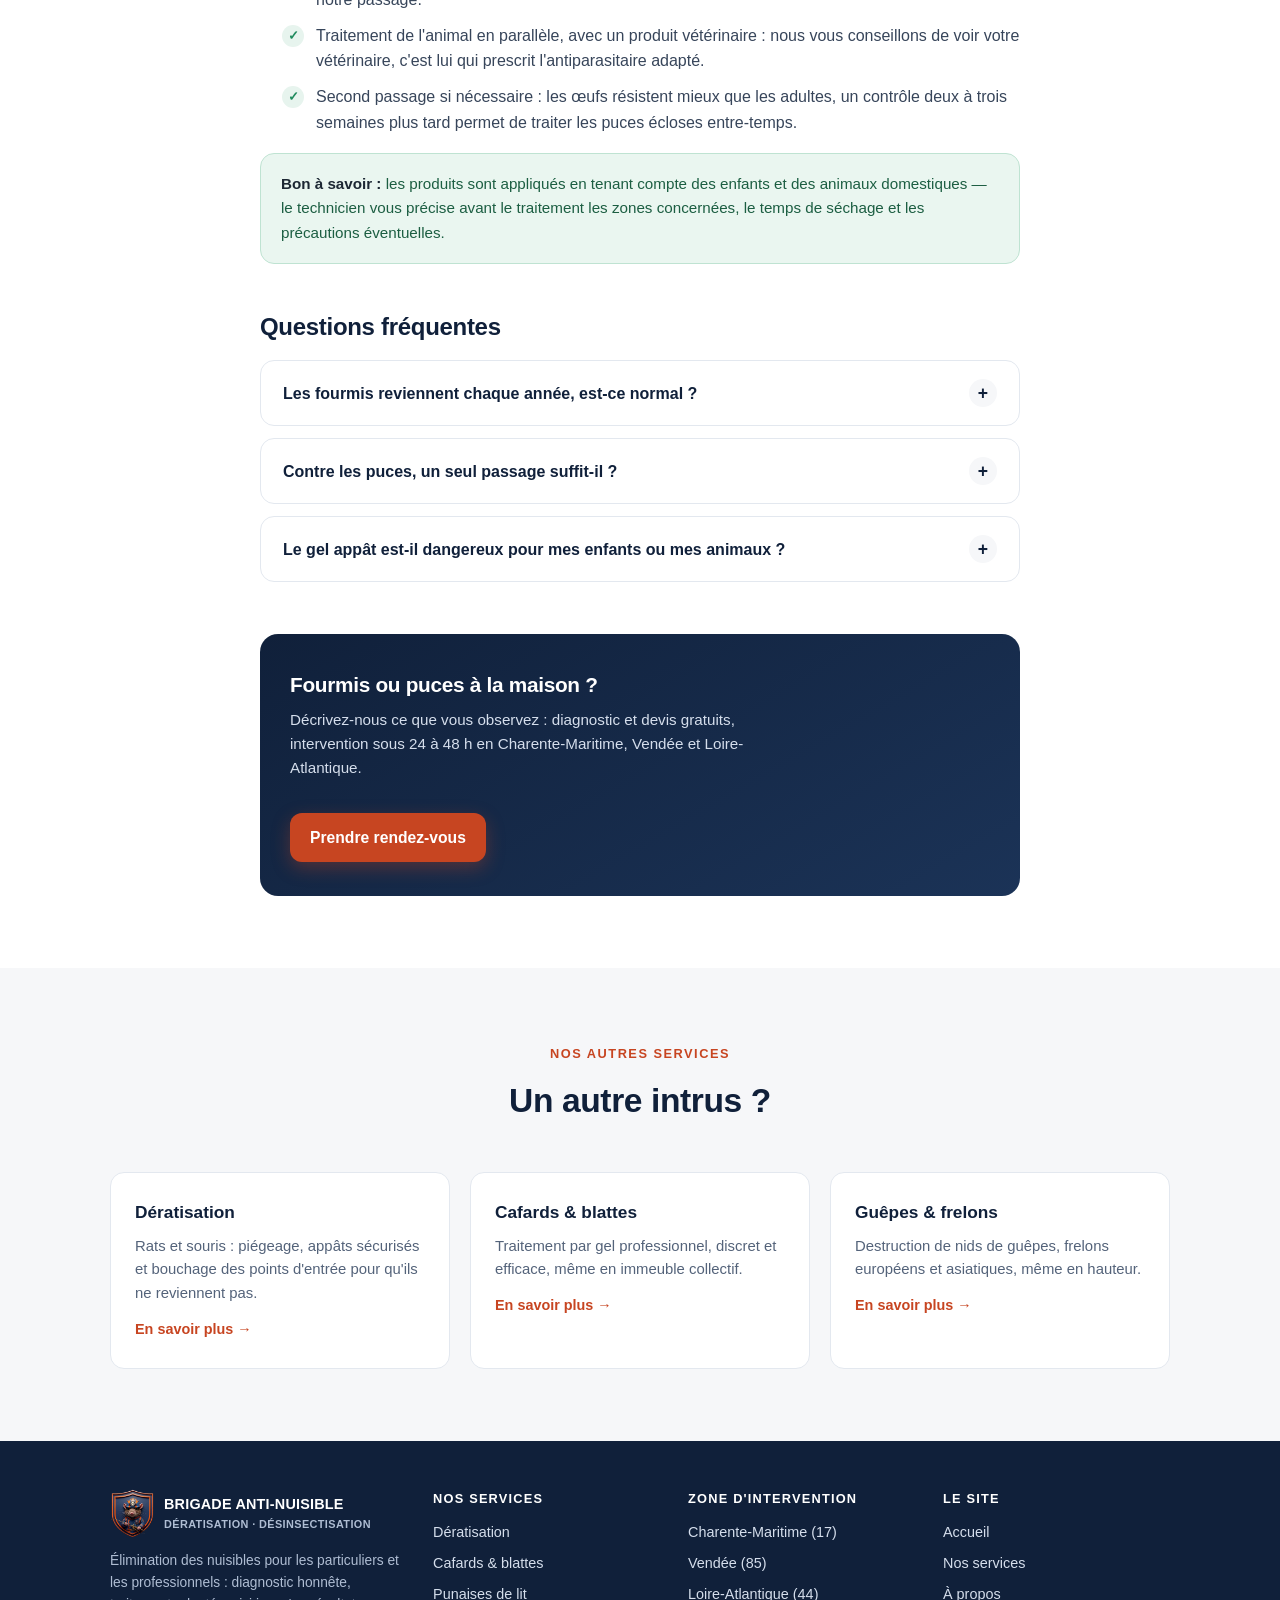
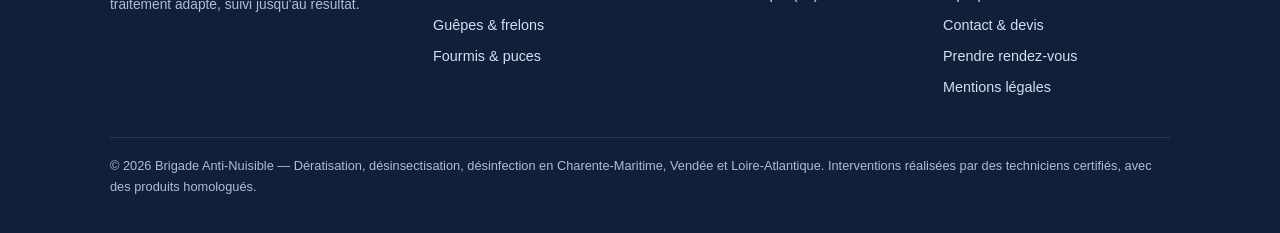
<file: fourmis-puces.html>
<!DOCTYPE html>
<html lang="fr">
<head>
<meta charset="UTF-8">
<meta name="viewport" content="width=device-width, initial-scale=1">
<meta name="theme-color" content="#10203A">
<title>Traitement fourmis et puces | Brigade Anti-Nuisible (17, 85, 44)</title>
<meta name="description" content="Traitement des fourmis et des puces en Charente-Maritime (17), Vendée (85) et Loire-Atlantique (44) : gel appât qui atteint la colonie, traitement combiné du logement contre les puces. Devis gratuit.">
<meta property="og:title" content="Traitement fourmis et puces | Brigade Anti-Nuisible">
<meta property="og:description" content="Fourmis, puces : un traitement qui vise la source, pas seulement les insectes visibles, en Charente-Maritime, Vendée et Loire-Atlantique. Devis gratuit.">
<meta property="og:type" content="website">
<meta property="og:locale" content="fr_FR">
<meta property="og:url" content="https://justin17553-boop.github.io/brigade-anti-nuisible/fourmis-puces.html">
<meta property="og:image" content="https://justin17553-boop.github.io/brigade-anti-nuisible/og-image.png">
<meta name="twitter:card" content="summary_large_image">
<meta name="twitter:image" content="https://justin17553-boop.github.io/brigade-anti-nuisible/og-image.png">
<link rel="stylesheet" href="style.css">
<link rel="icon" type="image/png" href="favicon.png">
<link rel="apple-touch-icon" href="apple-touch-icon.png">
</head>
<body>

<a class="evitement" href="#haut">Aller au contenu</a>

<!-- ══════════ EN-TÊTE ══════════ -->
<header>
  <div class="contenu barre">
    <a class="logo" href="index.html" aria-label="Brigade Anti-Nuisible — accueil">
      <img src="blason.png?v=4" alt="" width="44" height="49">
      <span>BRIGADE ANTI-NUISIBLE<small>Dératisation · Désinsectisation</small></span>
    </a>
    <button class="burger" aria-label="Ouvrir le menu" aria-expanded="false" aria-controls="menu-principal">
      <span></span><span></span><span></span>
    </button>
    <nav class="principal" id="menu-principal" aria-label="Navigation principale">
      <a href="index.html">Accueil</a>
      <a href="services.html" class="actif">Nos services</a>
      <a href="zone-intervention.html">Zone d'intervention</a>
      <a href="a-propos.html">À propos</a>
      <a href="contact.html">Contact</a>
    </nav>
    <!-- À VENIR : remplacer ce bouton par le bouton d'appel tel:+33XXXXXXXXX dès que le numéro existe -->
    <a class="btn btn-alerte cta-entete" href="rendez-vous.html">
      <svg viewBox="0 0 24 24" width="17" height="17" fill="none" stroke="currentColor" stroke-width="2" stroke-linecap="round" stroke-linejoin="round" aria-hidden="true"><rect x="3" y="4" width="18" height="18" rx="2"/><line x1="16" y1="2" x2="16" y2="6"/><line x1="8" y1="2" x2="8" y2="6"/><line x1="3" y1="10" x2="21" y2="10"/></svg>
      Rendez-vous
    </a>
  </div>
</header>

<main id="haut">

<!-- ══════════ HÉROS DE PAGE ══════════ -->
<div class="page-hero">
  <div class="contenu">
    <nav class="fil" aria-label="Fil d'Ariane"><a href="index.html">Accueil</a> › <a href="services.html">Nos services</a> › Fourmis &amp; puces</nav>
    <h1>Fourmis et puces&nbsp;: traiter la source, pas les survivantes</h1>
    <p class="chapeau">
      Colonnes de fourmis dans la cuisine, piqûres aux chevilles&nbsp;: dans les deux cas,
      les insectes que vous voyez ne sont que la partie visible du problème. Nos
      techniciens traitent la colonie et le logement en profondeur, en
      Charente-Maritime, Vendée et Loire-Atlantique.
    </p>
    <div class="badge-ligne">
      <span class="badge">
        <svg viewBox="0 0 24 24" fill="none" stroke="currentColor" stroke-width="2.4" stroke-linecap="round" stroke-linejoin="round" aria-hidden="true"><polyline points="20 6 9 17 4 12"/></svg>
        Devis gratuit
      </span>
      <span class="badge">
        <svg viewBox="0 0 24 24" fill="none" stroke="currentColor" stroke-width="2.4" stroke-linecap="round" stroke-linejoin="round" aria-hidden="true"><circle cx="12" cy="12" r="10"/><polyline points="12 6 12 12 16 14"/></svg>
        Intervention sous 24 à 48&nbsp;h
      </span>
      <span class="badge">
        <svg viewBox="0 0 24 24" fill="none" stroke="currentColor" stroke-width="2.4" stroke-linecap="round" stroke-linejoin="round" aria-hidden="true"><path d="M12 22s8-4 8-10V5l-8-3-8 3v7c0 6 8 10 8 10z"/></svg>
        Produits adaptés aux lieux habités
      </span>
    </div>
  </div>
</div>

<!-- ══════════ CONTENU ══════════ -->
<section>
  <div class="contenu prose">

    <h2>Fourmis</h2>
    <p>
      Quand une colonne de fourmis traverse votre cuisine, ce n'est jamais un hasard&nbsp;:
      des éclaireuses ont repéré une source de nourriture — sucre, miettes, gamelle du
      chat — et ont laissé derrière elles une <b>piste odorante</b> que toute la colonie
      suit désormais à la trace. Le nid, lui, reste caché&nbsp;: sous une dalle, dans un
      mur creux, au pied d'une terrasse.
    </p>
    <p>
      Notre traitement repose sur un <b>gel appât professionnel</b> déposé sur les zones
      de passage. Les ouvrières le consomment, en rapportent au nid et le partagent avec
      les larves et la reine. C'est elle, la clé&nbsp;: tant que la reine pond, la colonie
      se reconstitue. En la traitant à travers ses ouvrières, on élimine la colonie
      entière — pas seulement les fourmis visibles.
    </p>
    <div class="encart encart-alerte">
      <b>Pourquoi les sprays ne marchent pas&nbsp;:</b> un insecticide en bombe ne tue
      que les éclaireuses présentes au moment de la pulvérisation — quelques dizaines
      d'individus sur une colonie qui en compte des milliers. Pire, il peut disperser
      la colonie et provoquer la création de nids secondaires. Le problème revient,
      souvent amplifié.
    </div>
    <h3>Éviter leur retour</h3>
    <ul class="liste-coches">
      <li>Ranger le sucré dans des contenants fermés et essuyer plans de travail et table après les repas.</li>
      <li>Ne pas laisser la gamelle des animaux pleine en permanence.</li>
      <li>Colmater les fissures de plinthes, les passages de canalisations et les joints de fenêtres par lesquels passent les pistes.</li>
      <li>Éloigner des murs les pots et jardinières qui abritent souvent les nids.</li>
    </ul>

    <h2 id="puces">Puces</h2>
    <p>
      Les puces arrivent le plus souvent avec les <b>animaux domestiques</b>, quand elles
      n'étaient pas déjà présentes dans un logement précédemment occupé — les œufs et les cocons peuvent patienter plusieurs
      mois dans les fentes du parquet et les fibres des tapis, puis éclore d'un coup
      quand ils détectent une présence. C'est le classique de l'emménagement&nbsp;: un
      logement vide en apparence, et des piqûres aux chevilles dès la première semaine.
    </p>
    <p>
      Traiter uniquement l'animal ne suffit pas&nbsp;: à un instant donné, l'essentiel
      de la population — œufs, larves, nymphes — se trouve dans le logement, pas sur
      lui. D'où un traitement combiné&nbsp;:
    </p>
    <ul class="liste-coches">
      <li>Traitement insecticide des sols, plinthes, tapis, dessous de meubles et zones de couchage de l'animal.</li>
      <li>Lavage à 60&nbsp;°C des textiles qui le supportent (coussins, plaids, paniers) et aspiration soignée avant notre passage.</li>
      <li>Traitement de l'animal en parallèle, avec un produit vétérinaire&nbsp;: nous vous conseillons de voir votre vétérinaire, c'est lui qui prescrit l'antiparasitaire adapté.</li>
      <li>Second passage si nécessaire&nbsp;: les œufs résistent mieux que les adultes, un contrôle deux à trois semaines plus tard permet de traiter les puces écloses entre-temps.</li>
    </ul>
    <div class="encart encart-ok">
      <b>Bon à savoir&nbsp;:</b> les produits sont appliqués en tenant compte des enfants
      et des animaux domestiques — le technicien vous précise avant le traitement les
      zones concernées, le temps de séchage et les précautions éventuelles.
    </div>

    <h2>Questions fréquentes</h2>
    <div class="faq">
      <details>
        <summary>Les fourmis reviennent chaque année, est-ce normal&nbsp;?</summary>
        <div class="reponse">Oui, si le nid n'a jamais été traité&nbsp;: chaque printemps, la colonie relance ses éclaireuses vers les mêmes sources de nourriture. Un traitement par gel appât, qui atteint la reine, règle le problème à la source. En complément, colmater les fissures d'entrée et ne pas laisser d'aliments accessibles évite qu'une nouvelle colonie prenne le relais.</div>
      </details>
      <details>
        <summary>Contre les puces, un seul passage suffit-il&nbsp;?</summary>
        <div class="reponse">Souvent, mais pas toujours. Les œufs de puces résistent mieux que les adultes&nbsp;: dans les infestations installées, un second passage deux à trois semaines après le premier permet d'éliminer les puces écloses entre-temps. Ce contrôle est annoncé dans le devis dès le départ — et traiter l'animal en parallèle, sur conseil vétérinaire, reste indispensable.</div>
      </details>
      <details>
        <summary>Le gel appât est-il dangereux pour mes enfants ou mes animaux&nbsp;?</summary>
        <div class="reponse">Le gel est déposé en points discrets, hors de portée — derrière les plinthes, sous les meubles, dans les fissures de passage — et en très petites quantités. Le technicien vous indique précisément où il a été appliqué et les précautions à prendre. Dans la quasi-totalité des cas, vous restez chez vous normalement pendant et après le traitement.</div>
      </details>
    </div>

    <!-- ══ BANDE D'APPEL ══ -->
    <div class="bande-cta">
      <div>
        <h2>Fourmis ou puces à la maison&nbsp;?</h2>
        <p>Décrivez-nous ce que vous observez&nbsp;: diagnostic et devis gratuits, intervention sous 24 à 48&nbsp;h en Charente-Maritime, Vendée et Loire-Atlantique.</p>
      </div>
      <a class="btn btn-alerte" href="rendez-vous.html">Prendre rendez-vous</a>
    </div>

  </div>
</section>

<!-- ══════════ AUTRES SERVICES ══════════ -->
<section class="sur-papier">
  <div class="contenu">
    <div class="titre-section">
      <span class="sur-titre">Nos autres services</span>
      <h2>Un autre intrus&nbsp;?</h2>
    </div>
    <div class="grille-3">
      <a class="carte-service" href="deratisation.html">
        <h3>Dératisation</h3>
        <p>Rats et souris&nbsp;: piégeage, appâts sécurisés et bouchage des points d'entrée pour qu'ils ne reviennent pas.</p>
        <span class="lien">En savoir plus →</span>
      </a>
      <a class="carte-service" href="cafards.html">
        <h3>Cafards &amp; blattes</h3>
        <p>Traitement par gel professionnel, discret et efficace, même en immeuble collectif.</p>
        <span class="lien">En savoir plus →</span>
      </a>
      <a class="carte-service" href="guepes-frelons.html">
        <h3>Guêpes &amp; frelons</h3>
        <p>Destruction de nids de guêpes, frelons européens et asiatiques, même en hauteur.</p>
        <span class="lien">En savoir plus →</span>
      </a>
    </div>
  </div>
</section>

</main>

<!-- ══════════ PIED DE PAGE ══════════ -->
<footer>
  <div class="contenu">
    <div class="pied-haut">
      <div>
        <a class="logo" href="index.html">
          <img src="blason.png?v=4" alt="" width="44" height="49">
          <span>BRIGADE ANTI-NUISIBLE<small>Dératisation · Désinsectisation</small></span>
        </a>
        <p class="apropos">Élimination des nuisibles pour les particuliers et les professionnels&nbsp;: diagnostic honnête, traitement adapté, suivi jusqu'au résultat.</p>
      </div>
      <div>
        <h3>Nos services</h3>
        <ul>
          <li><a href="deratisation.html">Dératisation</a></li>
          <li><a href="cafards.html">Cafards &amp; blattes</a></li>
          <li><a href="punaises-de-lit.html">Punaises de lit</a></li>
          <li><a href="guepes-frelons.html">Guêpes &amp; frelons</a></li>
          <li><a href="fourmis-puces.html">Fourmis &amp; puces</a></li>
        </ul>
      </div>
      <div>
        <h3>Zone d'intervention</h3>
        <ul>
          <li><a href="zone-intervention.html#charente-maritime">Charente-Maritime (17)</a></li>
          <li><a href="zone-intervention.html#vendee">Vendée (85)</a></li>
          <li><a href="zone-intervention.html#loire-atlantique">Loire-Atlantique (44)</a></li>
        </ul>
      </div>
      <div>
        <h3>Le site</h3>
        <ul>
          <li><a href="index.html">Accueil</a></li>
          <li><a href="services.html">Nos services</a></li>
          <li><a href="a-propos.html">À propos</a></li>
          <li><a href="contact.html">Contact &amp; devis</a></li>
          <li><a href="rendez-vous.html">Prendre rendez-vous</a></li>
          <li><a href="mentions-legales.html">Mentions légales</a></li>
        </ul>
      </div>
    </div>
    <div class="pied-bas">
      © 2026 Brigade Anti-Nuisible — Dératisation, désinsectisation, désinfection en Charente-Maritime, Vendée et Loire-Atlantique.
      Interventions réalisées par des techniciens certifiés, avec des produits homologués.
    </div>
  </div>
</footer>

<!-- bouton de devis toujours à portée de pouce sur mobile
     À VENIR : redevenir un bouton d'appel tel:+33XXXXXXXXX dès que le numéro existe -->
<a class="devis-flottant" href="rendez-vous.html" aria-label="Prendre rendez-vous">
  <svg viewBox="0 0 24 24" fill="none" stroke="currentColor" stroke-width="2" stroke-linecap="round" stroke-linejoin="round" aria-hidden="true"><rect x="3" y="4" width="18" height="18" rx="2"/><line x1="16" y1="2" x2="16" y2="6"/><line x1="8" y1="2" x2="8" y2="6"/><line x1="3" y1="10" x2="21" y2="10"/></svg>
</a>

<script src="menu.js"></script>

</body>
</html>
</file>
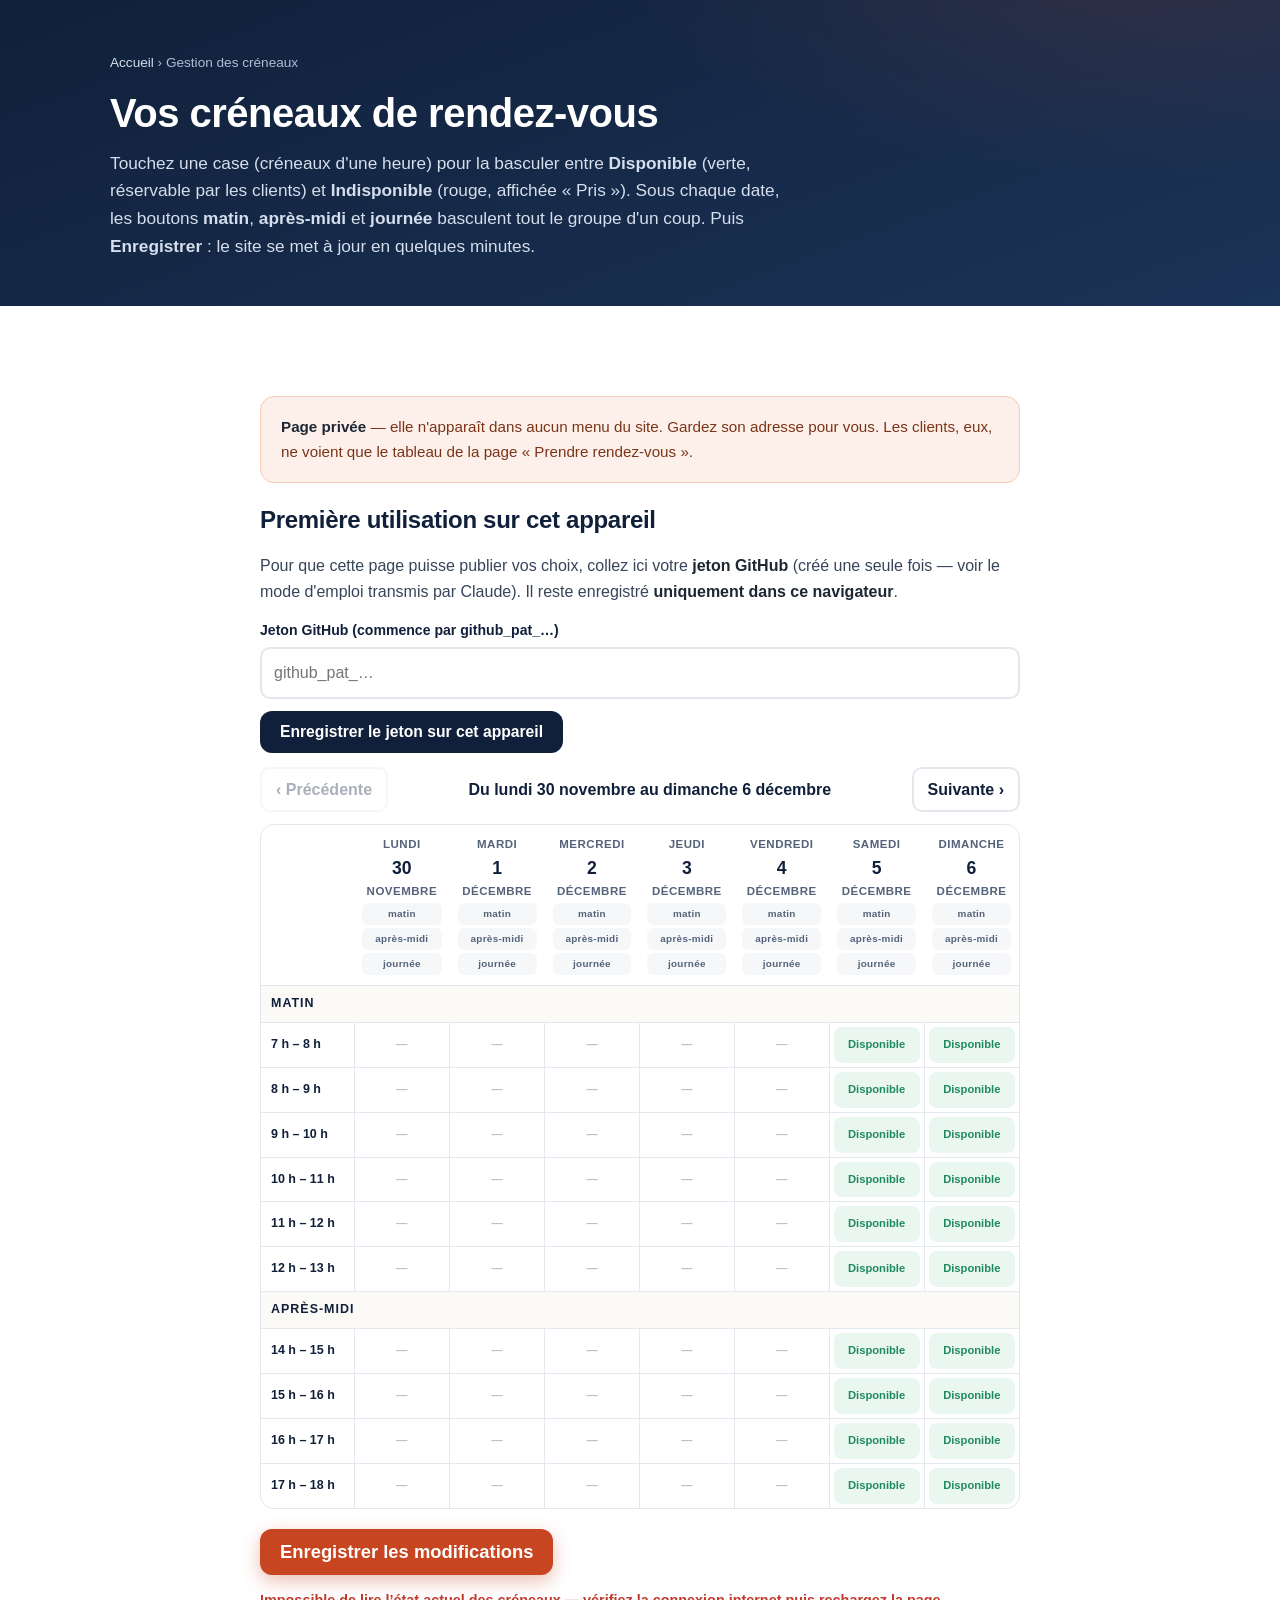
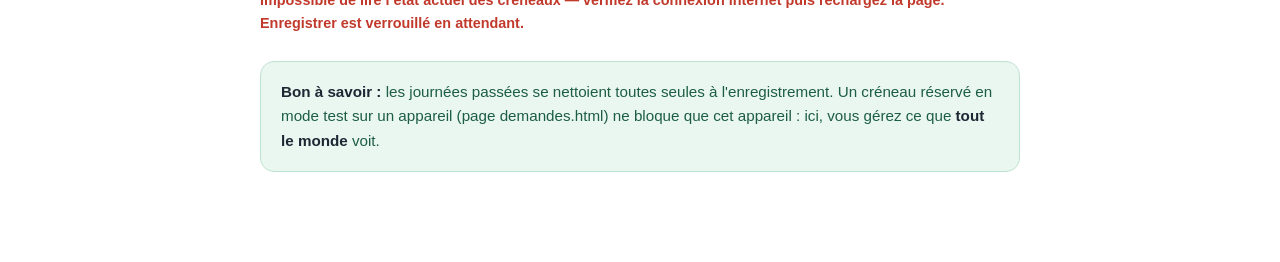
<file: gestion.html>
<!DOCTYPE html>
<html lang="fr">
<head>
<meta charset="UTF-8">
<meta name="viewport" content="width=device-width, initial-scale=1">
<meta name="theme-color" content="#10203A">
<title>Gestion des créneaux | Brigade Anti-Nuisible</title>
<meta name="robots" content="noindex">
<link rel="stylesheet" href="style.css">
<link rel="icon" type="image/png" href="favicon.png">
<!-- Page de travail du patron, non référencée dans les menus :
     ouvre et bloque les créneaux visibles par les clients sur
     rendez-vous.html, en réécrivant disponibilites.js via l'API GitHub. -->
</head>
<body>

<main id="haut">

<div class="page-hero">
  <div class="contenu">
    <nav class="fil" aria-label="Fil d'Ariane"><a href="index.html">Accueil</a> › Gestion des créneaux</nav>
    <h1>Vos créneaux de rendez-vous</h1>
    <p class="chapeau">
      Touchez une case (créneaux d'une heure) pour la basculer entre
      <b>Disponible</b> (verte, réservable par les clients) et
      <b>Indisponible</b> (rouge, affichée «&nbsp;Pris&nbsp;»). Sous chaque date,
      les boutons <b>matin</b>, <b>après-midi</b> et <b>journée</b> basculent
      tout le groupe d'un coup.
      Puis <b>Enregistrer</b>&nbsp;: le site se met à jour en quelques minutes.
    </p>
  </div>
</div>

<section>
  <div class="contenu prose">

    <div class="encart encart-alerte">
      <b>Page privée</b> — elle n'apparaît dans aucun menu du site. Gardez son
      adresse pour vous. Les clients, eux, ne voient que le tableau de la page
      «&nbsp;Prendre rendez-vous&nbsp;».
    </div>

    <div id="bloc-jeton" style="display:none">
      <h2>Première utilisation sur cet appareil</h2>
      <p>
        Pour que cette page puisse publier vos choix, collez ici votre
        <b>jeton GitHub</b> (créé une seule fois — voir le mode d'emploi transmis
        par Claude). Il reste enregistré <b>uniquement dans ce navigateur</b>.
      </p>
      <div class="formulaire">
        <div class="champ champ-large">
          <label for="jeton">Jeton GitHub (commence par github_pat_…)</label>
          <input id="jeton" type="password" autocomplete="off" placeholder="github_pat_…">
        </div>
      </div>
      <p style="margin-top:12px"><button type="button" class="btn btn-nuit" id="garder-jeton">Enregistrer le jeton sur cet appareil</button></p>
    </div>

    <div class="rdv-sem-nav">
      <button type="button" id="sem-prec" aria-label="Semaine précédente">‹ Précédente</button>
      <span class="titre-sem" id="sem-titre"></span>
      <button type="button" id="sem-suiv" aria-label="Semaine suivante">Suivante ›</button>
    </div>
    <div class="rdv-table-cadre">
      <table class="rdv-table" id="table-gestion" aria-label="Créneaux ouverts et bloqués"></table>
    </div>

    <div class="gestion-barre">
      <button type="button" class="btn btn-alerte gros-bouton" id="enregistrer">Enregistrer les modifications</button>
      <span class="gestion-etat" id="etat"></span>
    </div>

    <div class="encart encart-ok" style="margin-top:26px">
      <b>Bon à savoir&nbsp;:</b> les journées passées se nettoient toutes seules à
      l'enregistrement. Un créneau réservé en mode test sur un appareil (page
      demandes.html) ne bloque que cet appareil&nbsp;: ici, vous gérez ce que
      <b>tout le monde</b> voit.
    </div>

  </div>
</section>

</main>

<script src="gestion.js"></script>

</body>
</html>
</file>
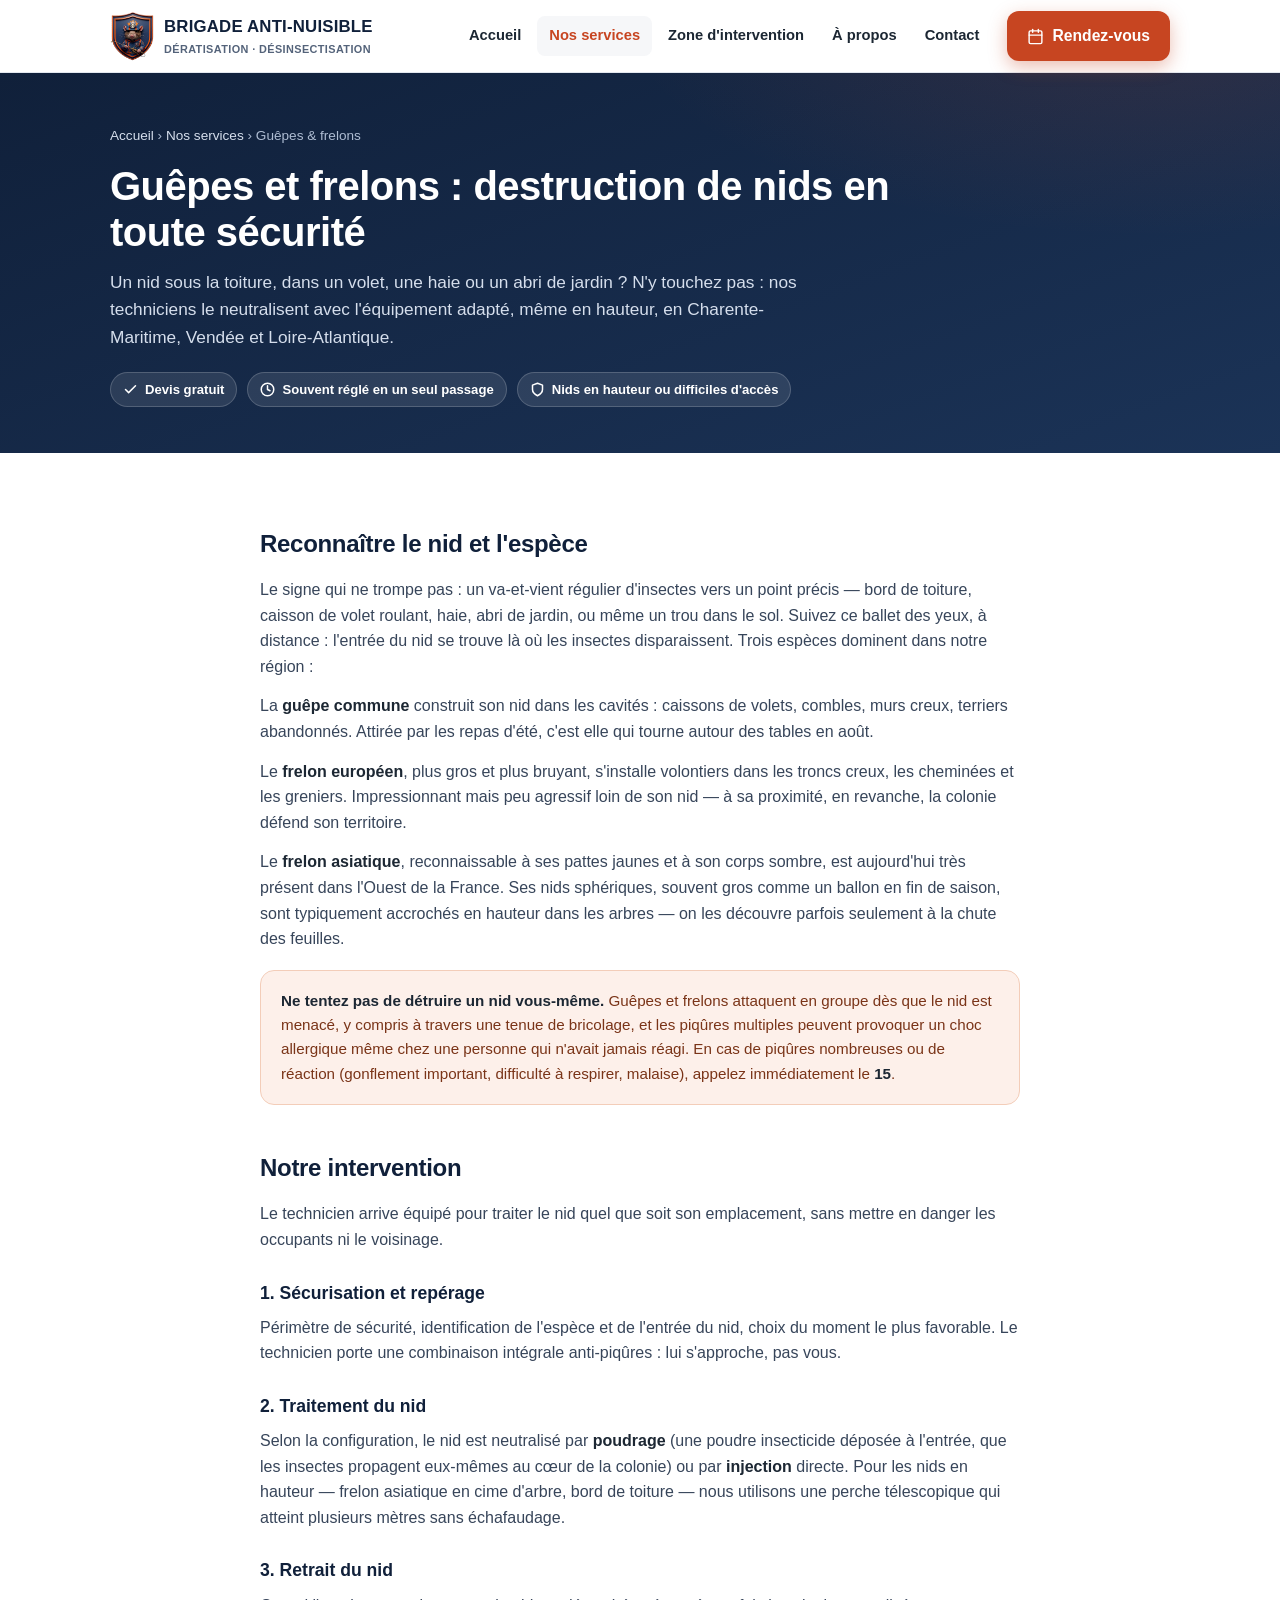
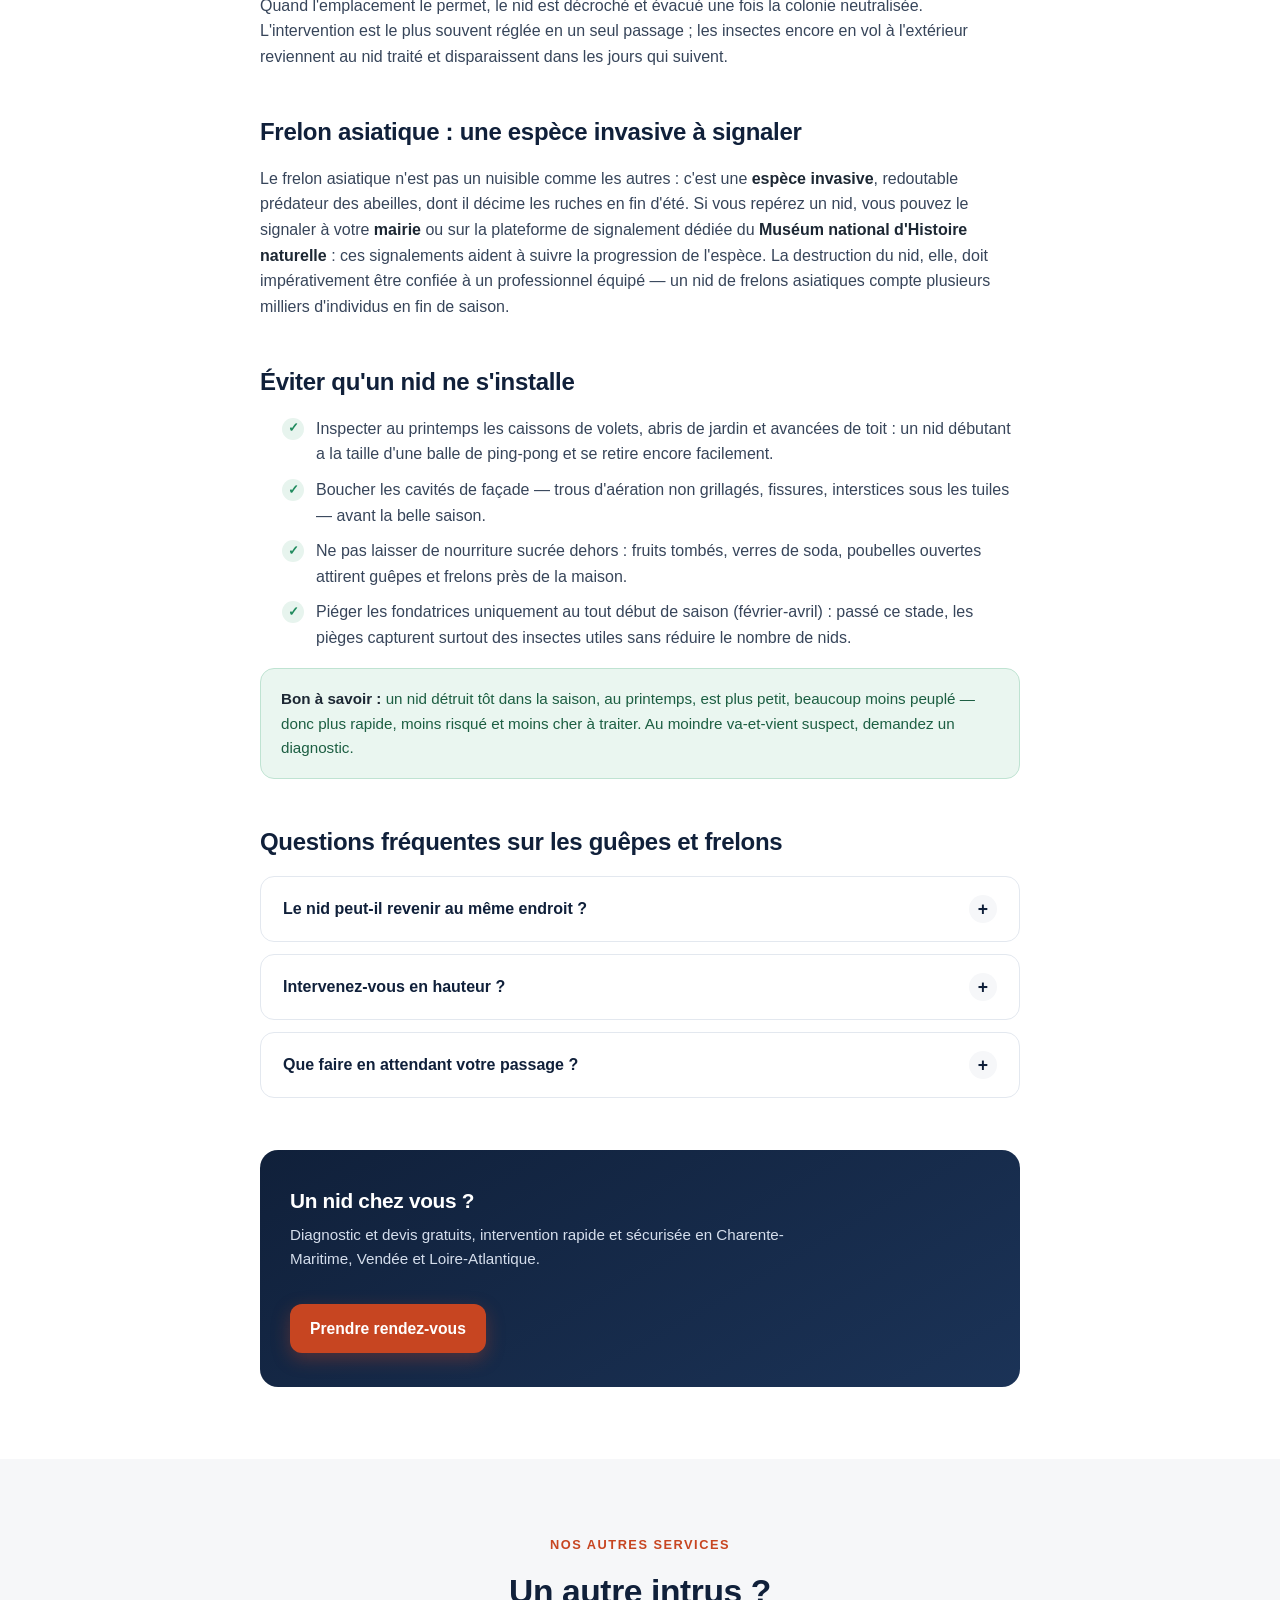
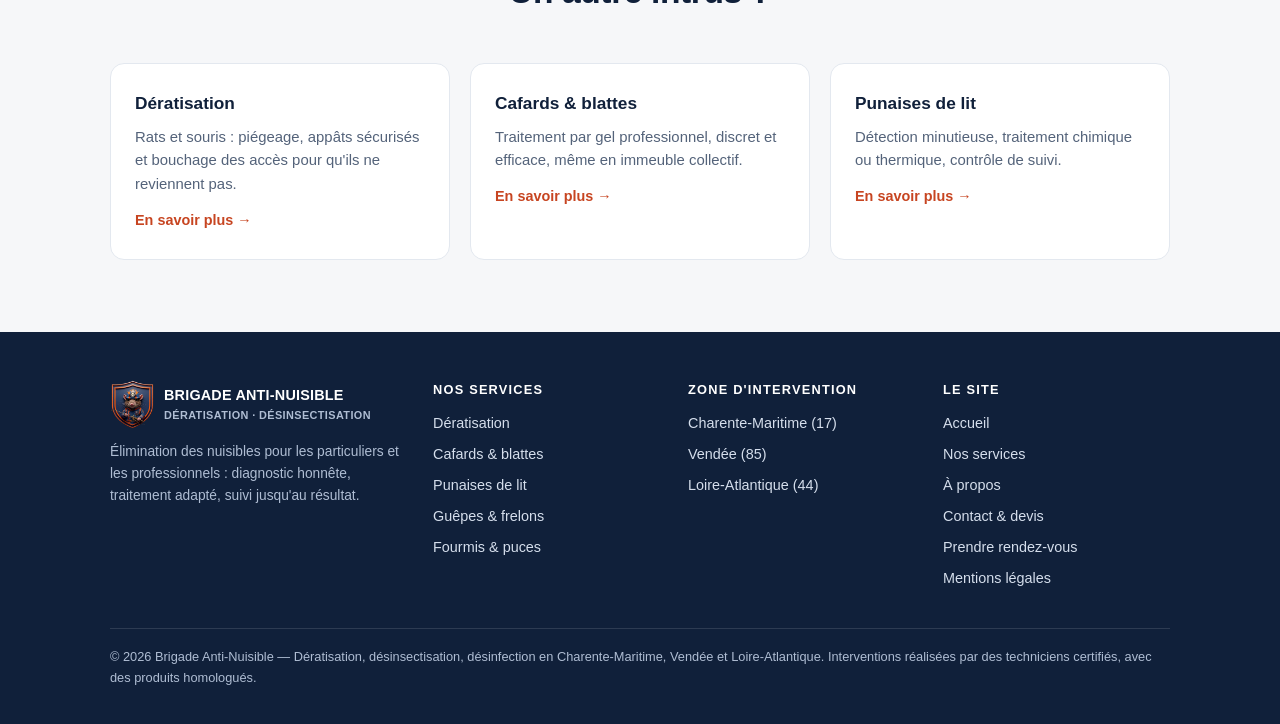
<file: guepes-frelons.html>
<!DOCTYPE html>
<html lang="fr">
<head>
<meta charset="UTF-8">
<meta name="viewport" content="width=device-width, initial-scale=1">
<meta name="theme-color" content="#10203A">
<title>Destruction nids de guêpes et frelons | Brigade Anti-Nuisible (17, 85, 44)</title>
<meta name="description" content="Destruction de nids de guêpes, frelons européens et frelons asiatiques en Charente-Maritime (17), Vendée (85) et Loire-Atlantique (44) : équipement complet, perche télescopique pour les nids en hauteur, intervention souvent réglée en un seul passage. Devis gratuit.">
<meta property="og:title" content="Destruction nids de guêpes et frelons | Brigade Anti-Nuisible">
<meta property="og:description" content="Nid de guêpes ou de frelons, même en hauteur ? Intervention sécurisée en Charente-Maritime, Vendée et Loire-Atlantique, souvent en un seul passage. Devis gratuit.">
<meta property="og:type" content="website">
<meta property="og:locale" content="fr_FR">
<meta property="og:url" content="https://justin17553-boop.github.io/brigade-anti-nuisible/guepes-frelons.html">
<meta property="og:image" content="https://justin17553-boop.github.io/brigade-anti-nuisible/og-image.png">
<meta name="twitter:card" content="summary_large_image">
<meta name="twitter:image" content="https://justin17553-boop.github.io/brigade-anti-nuisible/og-image.png">
<link rel="stylesheet" href="style.css">
<link rel="icon" type="image/png" href="favicon.png">
<link rel="apple-touch-icon" href="apple-touch-icon.png">
</head>
<body>

<a class="evitement" href="#haut">Aller au contenu</a>

<!-- ══════════ EN-TÊTE ══════════ -->
<header>
  <div class="contenu barre">
    <a class="logo" href="index.html" aria-label="Brigade Anti-Nuisible — accueil">
      <img src="blason.png?v=4" alt="" width="44" height="49">
      <span>BRIGADE ANTI-NUISIBLE<small>Dératisation · Désinsectisation</small></span>
    </a>
    <button class="burger" aria-label="Ouvrir le menu" aria-expanded="false" aria-controls="menu-principal">
      <span></span><span></span><span></span>
    </button>
    <nav class="principal" id="menu-principal" aria-label="Navigation principale">
      <a href="index.html">Accueil</a>
      <a href="services.html" class="actif">Nos services</a>
      <a href="zone-intervention.html">Zone d'intervention</a>
      <a href="a-propos.html">À propos</a>
      <a href="contact.html">Contact</a>
    </nav>
    <!-- À VENIR : remplacer ce bouton par le bouton d'appel tel:+33XXXXXXXXX dès que le numéro existe -->
    <a class="btn btn-alerte cta-entete" href="rendez-vous.html">
      <svg viewBox="0 0 24 24" width="17" height="17" fill="none" stroke="currentColor" stroke-width="2" stroke-linecap="round" stroke-linejoin="round" aria-hidden="true"><rect x="3" y="4" width="18" height="18" rx="2"/><line x1="16" y1="2" x2="16" y2="6"/><line x1="8" y1="2" x2="8" y2="6"/><line x1="3" y1="10" x2="21" y2="10"/></svg>
      Rendez-vous
    </a>
  </div>
</header>

<main id="haut">

<!-- ══════════ HÉROS DE PAGE ══════════ -->
<div class="page-hero">
  <div class="contenu">
    <nav class="fil" aria-label="Fil d'Ariane"><a href="index.html">Accueil</a> › <a href="services.html">Nos services</a> › Guêpes &amp; frelons</nav>
    <h1>Guêpes et frelons&nbsp;: destruction de nids en toute sécurité</h1>
    <p class="chapeau">
      Un nid sous la toiture, dans un volet, une haie ou un abri de jardin&nbsp;?
      N'y touchez pas&nbsp;: nos techniciens le neutralisent avec l'équipement adapté,
      même en hauteur, en Charente-Maritime, Vendée et Loire-Atlantique.
    </p>
    <div class="badge-ligne">
      <span class="badge">
        <svg viewBox="0 0 24 24" fill="none" stroke="currentColor" stroke-width="2.4" stroke-linecap="round" stroke-linejoin="round" aria-hidden="true"><polyline points="20 6 9 17 4 12"/></svg>
        Devis gratuit
      </span>
      <span class="badge">
        <svg viewBox="0 0 24 24" fill="none" stroke="currentColor" stroke-width="2.4" stroke-linecap="round" stroke-linejoin="round" aria-hidden="true"><circle cx="12" cy="12" r="10"/><polyline points="12 6 12 12 16 14"/></svg>
        Souvent réglé en un seul passage
      </span>
      <span class="badge">
        <svg viewBox="0 0 24 24" fill="none" stroke="currentColor" stroke-width="2.4" stroke-linecap="round" stroke-linejoin="round" aria-hidden="true"><path d="M12 22s8-4 8-10V5l-8-3-8 3v7c0 6 8 10 8 10z"/></svg>
        Nids en hauteur ou difficiles d'accès
      </span>
    </div>
  </div>
</div>

<!-- ══════════ CONTENU ══════════ -->
<section>
  <div class="contenu prose">

    <h2>Reconnaître le nid et l'espèce</h2>
    <p>
      Le signe qui ne trompe pas&nbsp;: un va-et-vient régulier d'insectes vers un point
      précis — bord de toiture, caisson de volet roulant, haie, abri de jardin, ou
      même un trou dans le sol. Suivez ce ballet des yeux, à distance&nbsp;: l'entrée du
      nid se trouve là où les insectes disparaissent. Trois espèces dominent dans
      notre région&nbsp;:
    </p>
    <p>
      La <b>guêpe commune</b> construit son nid dans les cavités&nbsp;: caissons de volets,
      combles, murs creux, terriers abandonnés. Attirée par les repas d'été, c'est
      elle qui tourne autour des tables en août.
    </p>
    <p>
      Le <b>frelon européen</b>, plus gros et plus bruyant, s'installe volontiers dans
      les troncs creux, les cheminées et les greniers. Impressionnant mais peu
      agressif loin de son nid — à sa proximité, en revanche, la colonie défend
      son territoire.
    </p>
    <p>
      Le <b>frelon asiatique</b>, reconnaissable à ses pattes jaunes et à son corps
      sombre, est aujourd'hui très présent dans l'Ouest de la France. Ses nids
      sphériques, souvent gros comme un ballon en fin de saison, sont typiquement
      accrochés en hauteur dans les arbres — on les découvre parfois seulement à
      la chute des feuilles.
    </p>

    <div class="encart encart-alerte">
      <b>Ne tentez pas de détruire un nid vous-même.</b> Guêpes et frelons attaquent
      en groupe dès que le nid est menacé, y compris à travers une tenue de bricolage,
      et les piqûres multiples peuvent provoquer un choc allergique même chez une
      personne qui n'avait jamais réagi. En cas de piqûres nombreuses ou de réaction
      (gonflement important, difficulté à respirer, malaise), appelez immédiatement
      le <b>15</b>.
    </div>

    <h2>Notre intervention</h2>
    <p>
      Le technicien arrive équipé pour traiter le nid quel que soit son emplacement,
      sans mettre en danger les occupants ni le voisinage.
    </p>
    <h3>1. Sécurisation et repérage</h3>
    <p>
      Périmètre de sécurité, identification de l'espèce et de l'entrée du nid,
      choix du moment le plus favorable. Le technicien porte une combinaison
      intégrale anti-piqûres&nbsp;: lui s'approche, pas vous.
    </p>
    <h3>2. Traitement du nid</h3>
    <p>
      Selon la configuration, le nid est neutralisé par <b>poudrage</b> (une poudre
      insecticide déposée à l'entrée, que les insectes propagent eux-mêmes au cœur
      de la colonie) ou par <b>injection</b> directe. Pour les nids en hauteur — frelon
      asiatique en cime d'arbre, bord de toiture — nous utilisons une perche
      télescopique qui atteint plusieurs mètres sans échafaudage.
    </p>
    <h3>3. Retrait du nid</h3>
    <p>
      Quand l'emplacement le permet, le nid est décroché et évacué une fois la
      colonie neutralisée. L'intervention est le plus souvent réglée en un seul
      passage&nbsp;; les insectes encore en vol à l'extérieur reviennent au nid traité
      et disparaissent dans les jours qui suivent.
    </p>

    <h2>Frelon asiatique&nbsp;: une espèce invasive à signaler</h2>
    <p>
      Le frelon asiatique n'est pas un nuisible comme les autres&nbsp;: c'est une
      <b>espèce invasive</b>, redoutable prédateur des abeilles, dont il décime les
      ruches en fin d'été. Si vous repérez un nid, vous pouvez le signaler à votre
      <b>mairie</b> ou sur la plateforme de signalement dédiée du <b>Muséum national
      d'Histoire naturelle</b>&nbsp;: ces signalements aident à suivre la progression de
      l'espèce. La destruction du nid, elle, doit impérativement être confiée à un
      professionnel équipé — un nid de frelons asiatiques compte plusieurs milliers
      d'individus en fin de saison.
    </p>

    <h2>Éviter qu'un nid ne s'installe</h2>
    <ul class="liste-coches">
      <li>Inspecter au printemps les caissons de volets, abris de jardin et avancées de toit&nbsp;: un nid débutant a la taille d'une balle de ping-pong et se retire encore facilement.</li>
      <li>Boucher les cavités de façade — trous d'aération non grillagés, fissures, interstices sous les tuiles — avant la belle saison.</li>
      <li>Ne pas laisser de nourriture sucrée dehors&nbsp;: fruits tombés, verres de soda, poubelles ouvertes attirent guêpes et frelons près de la maison.</li>
      <li>Piéger les fondatrices uniquement au tout début de saison (février-avril)&nbsp;: passé ce stade, les pièges capturent surtout des insectes utiles sans réduire le nombre de nids.</li>
    </ul>

    <div class="encart encart-ok">
      <b>Bon à savoir&nbsp;:</b> un nid détruit tôt dans la saison, au printemps, est
      plus petit, beaucoup moins peuplé — donc plus rapide, moins risqué et moins
      cher à traiter. Au moindre va-et-vient suspect, demandez un diagnostic.
    </div>

    <h2>Questions fréquentes sur les guêpes et frelons</h2>
    <div class="faq">
      <details>
        <summary>Le nid peut-il revenir au même endroit&nbsp;?</summary>
        <div class="reponse">Non&nbsp;: un nid n'est jamais recolonisé — la colonie meurt à l'automne et le nid, abandonné, reste définitivement vide. En revanche, un emplacement qui a plu une fois — caisson de volet, avancée de toit abritée — peut séduire une nouvelle fondatrice au printemps suivant. D'où l'intérêt de boucher les accès après l'intervention.</div>
      </details>
      <details>
        <summary>Intervenez-vous en hauteur&nbsp;?</summary>
        <div class="reponse">Oui. Notre perche télescopique permet de traiter des nids situés à plusieurs mètres — cime d'arbre, bord de toiture, pignon — sans échafaudage dans la grande majorité des cas. Pour les situations exceptionnelles, nous étudions avec vous la solution d'accès adaptée, précisée dans le devis.</div>
      </details>
      <details>
        <summary>Que faire en attendant votre passage&nbsp;?</summary>
        <div class="reponse">Fermez les fenêtres proches du nid, éloignez enfants et animaux de la zone, et surtout ne bouchez pas l'entrée du nid&nbsp;: les insectes piégés chercheraient une autre sortie, parfois vers l'intérieur du logement, et la colonie deviendrait très agressive. Évitez aussi les gestes brusques et les vibrations (tondeuse, taille-haie) à proximité.</div>
      </details>
    </div>

    <!-- ══ BANDE D'APPEL ══ -->
    <div class="bande-cta">
      <div>
        <h2>Un nid chez vous&nbsp;?</h2>
        <p>Diagnostic et devis gratuits, intervention rapide et sécurisée en Charente-Maritime, Vendée et Loire-Atlantique.</p>
      </div>
      <!-- À VENIR : bouton d'appel tel:+33XXXXXXXXX dès que le numéro existe -->
      <a class="btn btn-alerte" href="rendez-vous.html">Prendre rendez-vous</a>
    </div>

  </div>
</section>

<!-- ══════════ AUTRES SERVICES ══════════ -->
<section class="sur-papier">
  <div class="contenu">
    <div class="titre-section">
      <span class="sur-titre">Nos autres services</span>
      <h2>Un autre intrus&nbsp;?</h2>
    </div>
    <div class="grille-3">
      <a class="carte-service" href="deratisation.html">
        <h3>Dératisation</h3>
        <p>Rats et souris&nbsp;: piégeage, appâts sécurisés et bouchage des accès pour qu'ils ne reviennent pas.</p>
        <span class="lien">En savoir plus →</span>
      </a>
      <a class="carte-service" href="cafards.html">
        <h3>Cafards &amp; blattes</h3>
        <p>Traitement par gel professionnel, discret et efficace, même en immeuble collectif.</p>
        <span class="lien">En savoir plus →</span>
      </a>
      <a class="carte-service" href="punaises-de-lit.html">
        <h3>Punaises de lit</h3>
        <p>Détection minutieuse, traitement chimique ou thermique, contrôle de suivi.</p>
        <span class="lien">En savoir plus →</span>
      </a>
    </div>
  </div>
</section>

</main>

<!-- ══════════ PIED DE PAGE ══════════ -->
<footer>
  <div class="contenu">
    <div class="pied-haut">
      <div>
        <a class="logo" href="index.html">
          <img src="blason.png?v=4" alt="" width="44" height="49">
          <span>BRIGADE ANTI-NUISIBLE<small>Dératisation · Désinsectisation</small></span>
        </a>
        <p class="apropos">Élimination des nuisibles pour les particuliers et les professionnels&nbsp;: diagnostic honnête, traitement adapté, suivi jusqu'au résultat.</p>
      </div>
      <div>
        <h3>Nos services</h3>
        <ul>
          <li><a href="deratisation.html">Dératisation</a></li>
          <li><a href="cafards.html">Cafards &amp; blattes</a></li>
          <li><a href="punaises-de-lit.html">Punaises de lit</a></li>
          <li><a href="guepes-frelons.html">Guêpes &amp; frelons</a></li>
          <li><a href="fourmis-puces.html">Fourmis &amp; puces</a></li>
        </ul>
      </div>
      <div>
        <h3>Zone d'intervention</h3>
        <ul>
          <li><a href="zone-intervention.html#charente-maritime">Charente-Maritime (17)</a></li>
          <li><a href="zone-intervention.html#vendee">Vendée (85)</a></li>
          <li><a href="zone-intervention.html#loire-atlantique">Loire-Atlantique (44)</a></li>
        </ul>
      </div>
      <div>
        <h3>Le site</h3>
        <ul>
          <li><a href="index.html">Accueil</a></li>
          <li><a href="services.html">Nos services</a></li>
          <li><a href="a-propos.html">À propos</a></li>
          <li><a href="contact.html">Contact &amp; devis</a></li>
          <li><a href="rendez-vous.html">Prendre rendez-vous</a></li>
          <li><a href="mentions-legales.html">Mentions légales</a></li>
        </ul>
      </div>
    </div>
    <div class="pied-bas">
      © 2026 Brigade Anti-Nuisible — Dératisation, désinsectisation, désinfection en Charente-Maritime, Vendée et Loire-Atlantique.
      Interventions réalisées par des techniciens certifiés, avec des produits homologués.
    </div>
  </div>
</footer>

<!-- bouton de devis toujours à portée de pouce sur mobile
     À VENIR : redevenir un bouton d'appel tel:+33XXXXXXXXX dès que le numéro existe -->
<a class="devis-flottant" href="rendez-vous.html" aria-label="Prendre rendez-vous">
  <svg viewBox="0 0 24 24" fill="none" stroke="currentColor" stroke-width="2" stroke-linecap="round" stroke-linejoin="round" aria-hidden="true"><rect x="3" y="4" width="18" height="18" rx="2"/><line x1="16" y1="2" x2="16" y2="6"/><line x1="8" y1="2" x2="8" y2="6"/><line x1="3" y1="10" x2="21" y2="10"/></svg>
</a>

<script src="menu.js"></script>

</body>
</html>
</file>
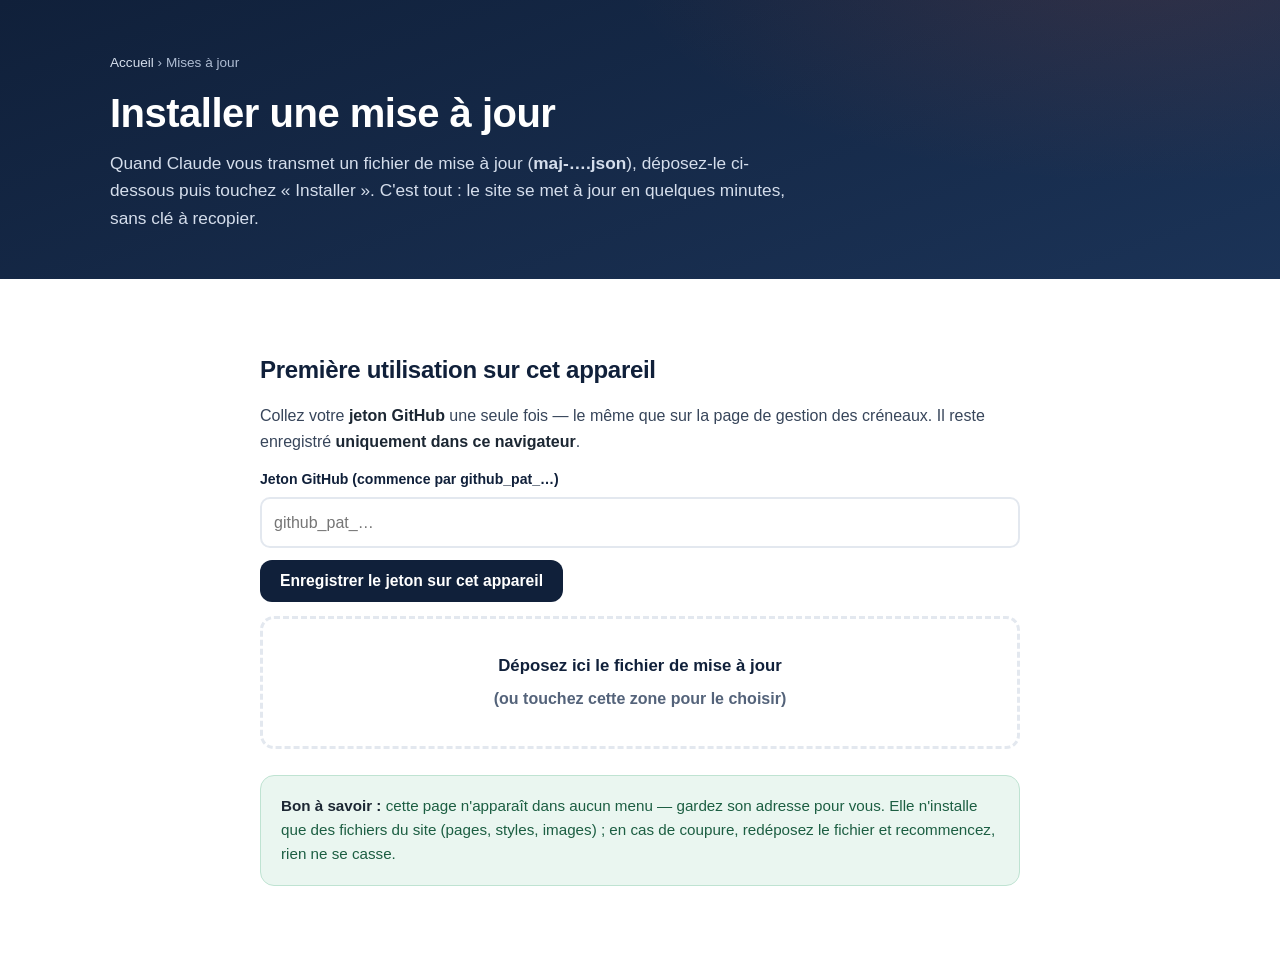
<file: maj.html>
<!DOCTYPE html>
<html lang="fr">
<head>
<meta charset="UTF-8">
<meta name="viewport" content="width=device-width, initial-scale=1">
<meta name="theme-color" content="#10203A">
<title>Mises à jour du site | Brigade Anti-Nuisible</title>
<meta name="robots" content="noindex">
<link rel="stylesheet" href="style.css">
<link rel="icon" type="image/png" href="favicon.png">
<!-- Page de travail du patron, non référencée dans les menus :
     installe les fichiers de mise à jour préparés par Claude, en les
     poussant vers le dépôt GitHub avec le jeton déjà mémorisé dans ce
     navigateur (le même que celui de gestion.html). -->
<style>
.zone-depot{
  border:3px dashed var(--trait);border-radius:var(--rond);padding:34px 20px;
  text-align:center;color:var(--encre-2);font-weight:600;cursor:pointer;
  transition:border-color .15s,background .15s;
}
.zone-depot.survol{border-color:var(--alerte-2);background:var(--papier)}
.zone-depot b{display:block;font-size:1.05rem;color:var(--nuit);margin-bottom:6px}
#liste-maj{list-style:none;margin:18px 0 0;padding:0}
#liste-maj li{display:flex;justify-content:space-between;gap:10px;padding:8px 4px;border-bottom:1px solid var(--trait);font-size:.94rem}
#liste-maj .etat-f{font-weight:700;white-space:nowrap;color:var(--encre-2)}
#liste-maj li.fait .etat-f{color:var(--ok)}
#liste-maj li.rate .etat-f{color:#C0392B}
@media (prefers-color-scheme: dark){#liste-maj li.rate .etat-f{color:#F09A93}}
</style>
</head>
<body>

<main id="haut">

<div class="page-hero">
  <div class="contenu">
    <nav class="fil" aria-label="Fil d'Ariane"><a href="index.html">Accueil</a> › Mises à jour</nav>
    <h1>Installer une mise à jour</h1>
    <p class="chapeau">
      Quand Claude vous transmet un fichier de mise à jour
      (<b>maj-….json</b>), déposez-le ci-dessous puis touchez
      «&nbsp;Installer&nbsp;». C'est tout&nbsp;: le site se met à jour en
      quelques minutes, sans clé à recopier.
    </p>
  </div>
</div>

<section>
  <div class="contenu prose">

    <div id="bloc-jeton" style="display:none">
      <h2>Première utilisation sur cet appareil</h2>
      <p>
        Collez votre <b>jeton GitHub</b> une seule fois — le même que sur la
        page de gestion des créneaux. Il reste enregistré
        <b>uniquement dans ce navigateur</b>.
      </p>
      <div class="formulaire">
        <div class="champ champ-large">
          <label for="jeton">Jeton GitHub (commence par github_pat_…)</label>
          <input id="jeton" type="password" autocomplete="off" placeholder="github_pat_…">
        </div>
      </div>
      <p style="margin-top:12px"><button type="button" class="btn btn-nuit" id="garder-jeton">Enregistrer le jeton sur cet appareil</button></p>
    </div>

    <div class="zone-depot" id="zone" role="button" tabindex="0">
      <b>Déposez ici le fichier de mise à jour</b>
      (ou touchez cette zone pour le choisir)
      <input id="fichier" type="file" accept=".json,application/json" style="display:none">
    </div>

    <div id="resume" style="display:none">
      <h2 id="titre-maj" style="margin-top:26px"></h2>
      <p id="desc-maj"></p>
      <ul id="liste-maj"></ul>
      <div class="gestion-barre">
        <button type="button" class="btn btn-alerte gros-bouton" id="installer">Installer la mise à jour</button>
      </div>
    </div>

    <p><span class="gestion-etat" id="etat"></span></p>

    <div class="encart encart-ok" style="margin-top:26px">
      <b>Bon à savoir&nbsp;:</b> cette page n'apparaît dans aucun menu — gardez
      son adresse pour vous. Elle n'installe que des fichiers du site
      (pages, styles, images)&nbsp;; en cas de coupure, redéposez le fichier et
      recommencez, rien ne se casse.
    </div>

  </div>
</section>

</main>

<script>
(function () {
  var DEPOT = 'justin17553-boop/brigade-anti-nuisible';
  var CLE_JETON = 'ban_jeton_github';

  var zone = document.getElementById('zone');
  var champFichier = document.getElementById('fichier');
  var resume = document.getElementById('resume');
  var etat = document.getElementById('etat');
  var blocJeton = document.getElementById('bloc-jeton');
  var maj = null;   /* {titre, description, fichiers:[{chemin, b64}]} */
  var lis = [];
  var enCours = false;   /* installation en cours : on ignore tout nouveau dépôt */

  function message(texte, classe) {
    etat.textContent = texte;
    etat.className = 'gestion-etat' + (classe ? ' ' + classe : '');
  }

  if (!localStorage.getItem(CLE_JETON)) blocJeton.style.display = '';
  document.getElementById('garder-jeton').addEventListener('click', function () {
    var v = document.getElementById('jeton').value.trim();
    if (v.indexOf('github_pat_') !== 0 && v.indexOf('ghp_') !== 0) {
      message('Ce jeton ne ressemble pas à un jeton GitHub.', 'erreur');
      return;
    }
    localStorage.setItem(CLE_JETON, v);
    blocJeton.style.display = 'none';
    message('Jeton enregistré sur cet appareil ✓', 'ok');
  });

  /* ── lecture du fichier déposé ── */
  function chargerFichier(f) {
    if (!f || enCours) return;
    var lecteur = new FileReader();
    lecteur.onload = function () {
      try {
        var d = JSON.parse(lecteur.result);
        if (!d || !Array.isArray(d.fichiers) || !d.fichiers.length) throw new Error();
        var valide = d.fichiers.every(function (x) {
          return x && typeof x.b64 === 'string' && /^[A-Za-z0-9._-]+$/.test(x.chemin || '');
        });
        if (!valide) throw new Error();
        maj = d;
      } catch (e) {
        maj = null;
        resume.style.display = 'none';
        message('Ce fichier n’est pas une mise à jour valide.', 'erreur');
        return;
      }
      document.getElementById('titre-maj').textContent = maj.titre || 'Mise à jour du site';
      document.getElementById('desc-maj').textContent = maj.description || '';
      var ul = document.getElementById('liste-maj');
      ul.innerHTML = '';
      lis = maj.fichiers.map(function (x) {
        var li = document.createElement('li');
        li.innerHTML = '<span>' + x.chemin + '</span><span class="etat-f">prêt</span>';
        ul.appendChild(li);
        return li;
      });
      resume.style.display = '';
      message('');
      resume.scrollIntoView({ behavior: 'smooth' });
    };
    lecteur.readAsText(f);
  }

  zone.addEventListener('click', function () { champFichier.click(); });
  zone.addEventListener('keydown', function (e) { if (e.key === 'Enter' || e.key === ' ') champFichier.click(); });
  champFichier.addEventListener('change', function () { chargerFichier(champFichier.files[0]); });
  ['dragover', 'dragenter'].forEach(function (ev) {
    zone.addEventListener(ev, function (e) { e.preventDefault(); zone.classList.add('survol'); });
  });
  ['dragleave', 'drop'].forEach(function (ev) {
    zone.addEventListener(ev, function (e) { e.preventDefault(); zone.classList.remove('survol'); });
  });
  zone.addEventListener('drop', function (e) {
    chargerFichier(e.dataTransfer.files && e.dataTransfer.files[0]);
  });

  /* ── installation : un fichier après l'autre via l'API GitHub ── */
  var btn = document.getElementById('installer');
  function pose(li, classe, texte) {
    li.className = classe;
    li.querySelector('.etat-f').textContent = texte;
  }

  btn.addEventListener('click', function () {
    if (!maj) return;
    var jeton = localStorage.getItem(CLE_JETON);
    if (!jeton) {
      blocJeton.style.display = '';
      blocJeton.scrollIntoView({ behavior: 'smooth' });
      message('Il faut d’abord enregistrer votre jeton (une seule fois).', 'erreur');
      return;
    }
    btn.disabled = true;
    enCours = true;
    message('Installation…');
    var entetes = {
      'Authorization': 'Bearer ' + jeton,
      'Accept': 'application/vnd.github+json',
      'X-GitHub-Api-Version': '2022-11-28'
    };
    var i = 0;
    function suivant() {
      if (i >= maj.fichiers.length) {
        btn.disabled = false;
        enCours = false;
        message('Installé ✓ — le site se met à jour d’ici quelques minutes.', 'ok');
        return;
      }
      var f = maj.fichiers[i];
      var li = lis[i];
      pose(li, 'encours', 'envoi…');
      var url = 'https://api.github.com/repos/' + DEPOT + '/contents/' + f.chemin;
      fetch(url, { headers: entetes })
        .then(function (r) {
          if (r.status === 401 || r.status === 403) throw new Error('JETON');
          if (r.status === 404) return null;
          if (!r.ok) throw new Error('HTTP ' + r.status);
          return r.json();
        })
        .then(function (info) {
          var corps = {
            message: (maj.titre || 'Mise à jour du site') + ' (' + f.chemin + ')',
            content: f.b64
          };
          if (info && info.sha) corps.sha = info.sha;
          return fetch(url, { method: 'PUT', headers: entetes, body: JSON.stringify(corps) });
        })
        .then(function (r) {
          if (r.status === 401 || r.status === 403 || r.status === 404) throw new Error('JETON');
          if (!r.ok) throw new Error('HTTP ' + r.status);
          pose(li, 'fait', 'installé ✓');
          i++;
          suivant();
        })
        .catch(function (e) {
          btn.disabled = false;
          enCours = false;
          pose(li, 'rate', 'échec');
          if (e.message === 'JETON') {
            localStorage.removeItem(CLE_JETON);
            blocJeton.style.display = '';
            blocJeton.scrollIntoView({ behavior: 'smooth' });
            message('Jeton refusé par GitHub (expiré ou mal réglé). Recréez-en un et collez-le ci-dessus.', 'erreur');
          } else {
            message('Échec (' + e.message + ') — touchez à nouveau « Installer » pour reprendre.', 'erreur');
          }
        });
    }
    suivant();
  });
})();
</script>

</body>
</html>
</file>
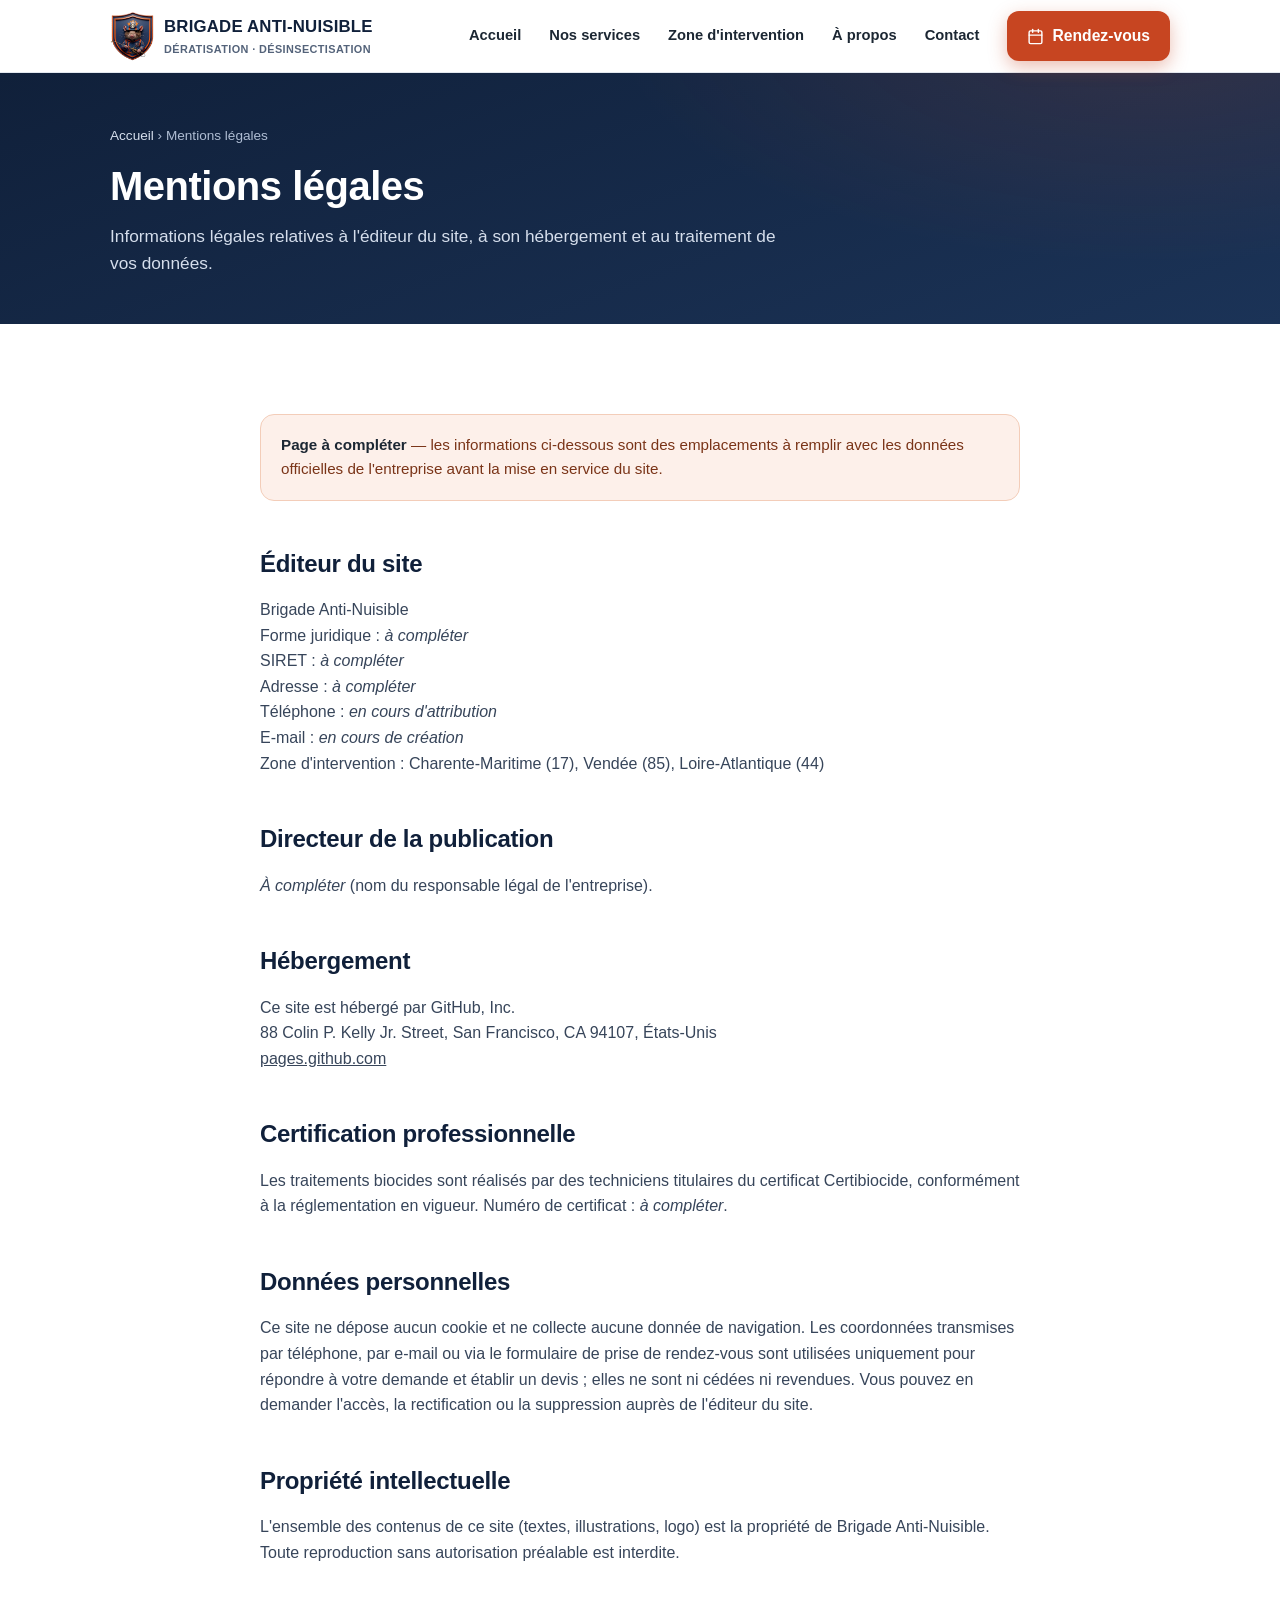
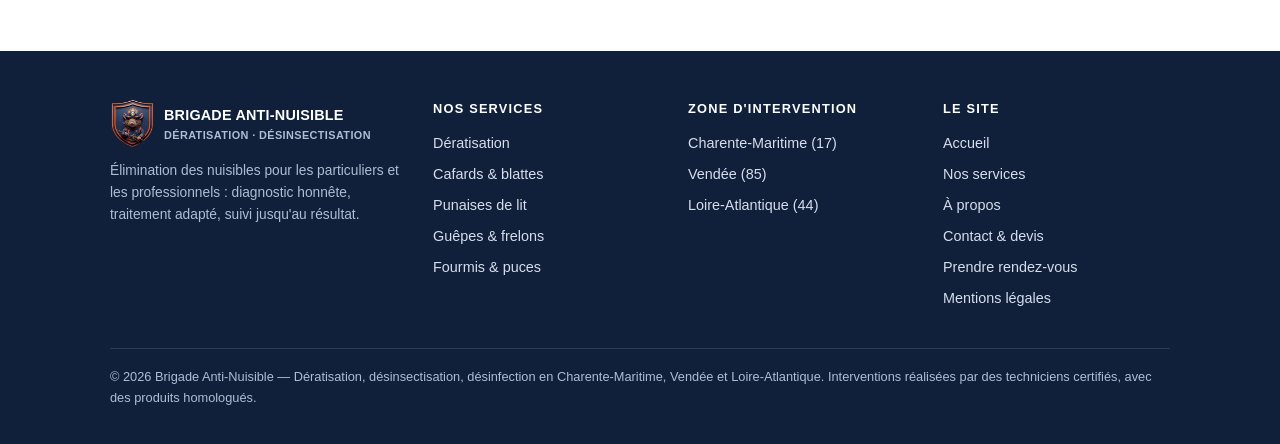
<file: mentions-legales.html>
<!DOCTYPE html>
<html lang="fr">
<head>
<meta charset="UTF-8">
<meta name="viewport" content="width=device-width, initial-scale=1">
<meta name="theme-color" content="#10203A">
<title>Mentions légales | Brigade Anti-Nuisible</title>
<meta name="description" content="Mentions légales du site Brigade Anti-Nuisible : éditeur, directeur de la publication, hébergement, certification Certibiocide, données personnelles et propriété intellectuelle.">
<meta name="robots" content="noindex">
<meta property="og:title" content="Mentions légales | Brigade Anti-Nuisible">
<meta property="og:description" content="Informations légales du site Brigade Anti-Nuisible : éditeur, hébergement, certification et données personnelles.">
<meta property="og:type" content="website">
<meta property="og:locale" content="fr_FR">
<meta property="og:url" content="https://justin17553-boop.github.io/brigade-anti-nuisible/mentions-legales.html">
<meta property="og:image" content="https://justin17553-boop.github.io/brigade-anti-nuisible/og-image.png">
<meta name="twitter:card" content="summary_large_image">
<meta name="twitter:image" content="https://justin17553-boop.github.io/brigade-anti-nuisible/og-image.png">
<link rel="stylesheet" href="style.css">
<link rel="icon" type="image/png" href="favicon.png">
<link rel="apple-touch-icon" href="apple-touch-icon.png">
<!-- À COMPLÉTER : raison sociale, SIRET, adresse, téléphone et e-mail réels. -->
</head>
<body>

<a class="evitement" href="#haut">Aller au contenu</a>

<!-- ══════════ EN-TÊTE ══════════ -->
<header>
  <div class="contenu barre">
    <a class="logo" href="index.html" aria-label="Brigade Anti-Nuisible — accueil">
      <img src="blason.png?v=4" alt="" width="44" height="49">
      <span>BRIGADE ANTI-NUISIBLE<small>Dératisation · Désinsectisation</small></span>
    </a>
    <button class="burger" aria-label="Ouvrir le menu" aria-expanded="false" aria-controls="menu-principal">
      <span></span><span></span><span></span>
    </button>
    <nav class="principal" id="menu-principal" aria-label="Navigation principale">
      <a href="index.html">Accueil</a>
      <a href="services.html">Nos services</a>
      <a href="zone-intervention.html">Zone d'intervention</a>
      <a href="a-propos.html">À propos</a>
      <a href="contact.html">Contact</a>
    </nav>
    <!-- À VENIR : remplacer ce bouton par le bouton d'appel tel:+33XXXXXXXXX dès que le numéro existe -->
    <a class="btn btn-alerte cta-entete" href="rendez-vous.html">
      <svg viewBox="0 0 24 24" width="17" height="17" fill="none" stroke="currentColor" stroke-width="2" stroke-linecap="round" stroke-linejoin="round" aria-hidden="true"><rect x="3" y="4" width="18" height="18" rx="2"/><line x1="16" y1="2" x2="16" y2="6"/><line x1="8" y1="2" x2="8" y2="6"/><line x1="3" y1="10" x2="21" y2="10"/></svg>
      Rendez-vous
    </a>
  </div>
</header>

<main id="haut">

<!-- ══════════ HÉROS DE PAGE ══════════ -->
<div class="page-hero">
  <div class="contenu">
    <nav class="fil" aria-label="Fil d'Ariane"><a href="index.html">Accueil</a> › Mentions légales</nav>
    <h1>Mentions légales</h1>
    <p class="chapeau">
      Informations légales relatives à l'éditeur du site, à son hébergement
      et au traitement de vos données.
    </p>
  </div>
</div>

<!-- ══════════ CONTENU ══════════ -->
<section>
  <div class="contenu prose">

    <div class="encart encart-alerte">
      <b>Page à compléter</b> — les informations ci-dessous sont des emplacements
      à remplir avec les données officielles de l'entreprise avant la mise en
      service du site.
    </div>

    <h2>Éditeur du site</h2>
    <p>
      Brigade Anti-Nuisible<br>
      Forme juridique&nbsp;: <em>à compléter</em><br>
      SIRET&nbsp;: <em>à compléter</em><br>
      Adresse&nbsp;: <em>à compléter</em><br>
      Téléphone&nbsp;: <em>en cours d'attribution</em><br>
      E-mail&nbsp;: <em>en cours de création</em><br>
      Zone d'intervention&nbsp;: Charente-Maritime (17), Vendée (85), Loire-Atlantique (44)
    </p>

    <h2>Directeur de la publication</h2>
    <p><em>À compléter</em> (nom du responsable légal de l'entreprise).</p>

    <h2>Hébergement</h2>
    <p>
      Ce site est hébergé par GitHub, Inc.<br>
      88 Colin P. Kelly Jr. Street, San Francisco, CA 94107, États-Unis<br>
      <a href="https://pages.github.com" rel="noopener">pages.github.com</a>
    </p>

    <h2>Certification professionnelle</h2>
    <p>
      Les traitements biocides sont réalisés par des techniciens titulaires du
      certificat Certibiocide, conformément à la réglementation en vigueur.
      Numéro de certificat&nbsp;: <em>à compléter</em>.
    </p>

    <h2>Données personnelles</h2>
    <p>
      Ce site ne dépose aucun cookie et ne collecte aucune donnée de navigation.
      Les coordonnées transmises par téléphone, par e-mail ou via le formulaire de prise de rendez-vous sont utilisées
      uniquement pour répondre à votre demande et établir un devis&nbsp;; elles ne
      sont ni cédées ni revendues. Vous pouvez en demander l'accès, la
      rectification ou la suppression auprès de l'éditeur du site.
    </p>

    <h2>Propriété intellectuelle</h2>
    <p>
      L'ensemble des contenus de ce site (textes, illustrations, logo) est la
      propriété de Brigade Anti-Nuisible. Toute reproduction sans autorisation
      préalable est interdite.
    </p>

  </div>
</section>

</main>

<!-- ══════════ PIED DE PAGE ══════════ -->
<footer>
  <div class="contenu">
    <div class="pied-haut">
      <div>
        <a class="logo" href="index.html">
          <img src="blason.png?v=4" alt="" width="44" height="49">
          <span>BRIGADE ANTI-NUISIBLE<small>Dératisation · Désinsectisation</small></span>
        </a>
        <p class="apropos">Élimination des nuisibles pour les particuliers et les professionnels&nbsp;: diagnostic honnête, traitement adapté, suivi jusqu'au résultat.</p>
      </div>
      <div>
        <h3>Nos services</h3>
        <ul>
          <li><a href="deratisation.html">Dératisation</a></li>
          <li><a href="cafards.html">Cafards &amp; blattes</a></li>
          <li><a href="punaises-de-lit.html">Punaises de lit</a></li>
          <li><a href="guepes-frelons.html">Guêpes &amp; frelons</a></li>
          <li><a href="fourmis-puces.html">Fourmis &amp; puces</a></li>
        </ul>
      </div>
      <div>
        <h3>Zone d'intervention</h3>
        <ul>
          <li><a href="zone-intervention.html#charente-maritime">Charente-Maritime (17)</a></li>
          <li><a href="zone-intervention.html#vendee">Vendée (85)</a></li>
          <li><a href="zone-intervention.html#loire-atlantique">Loire-Atlantique (44)</a></li>
        </ul>
      </div>
      <div>
        <h3>Le site</h3>
        <ul>
          <li><a href="index.html">Accueil</a></li>
          <li><a href="services.html">Nos services</a></li>
          <li><a href="a-propos.html">À propos</a></li>
          <li><a href="contact.html">Contact &amp; devis</a></li>
          <li><a href="rendez-vous.html">Prendre rendez-vous</a></li>
          <li><a href="mentions-legales.html">Mentions légales</a></li>
        </ul>
      </div>
    </div>
    <div class="pied-bas">
      © 2026 Brigade Anti-Nuisible — Dératisation, désinsectisation, désinfection en Charente-Maritime, Vendée et Loire-Atlantique.
      Interventions réalisées par des techniciens certifiés, avec des produits homologués.
    </div>
  </div>
</footer>

<!-- bouton de devis toujours à portée de pouce sur mobile
     À VENIR : redevenir un bouton d'appel tel:+33XXXXXXXXX dès que le numéro existe -->
<a class="devis-flottant" href="rendez-vous.html" aria-label="Prendre rendez-vous">
  <svg viewBox="0 0 24 24" fill="none" stroke="currentColor" stroke-width="2" stroke-linecap="round" stroke-linejoin="round" aria-hidden="true"><rect x="3" y="4" width="18" height="18" rx="2"/><line x1="16" y1="2" x2="16" y2="6"/><line x1="8" y1="2" x2="8" y2="6"/><line x1="3" y1="10" x2="21" y2="10"/></svg>
</a>

<script src="menu.js"></script>

</body>
</html>
</file>
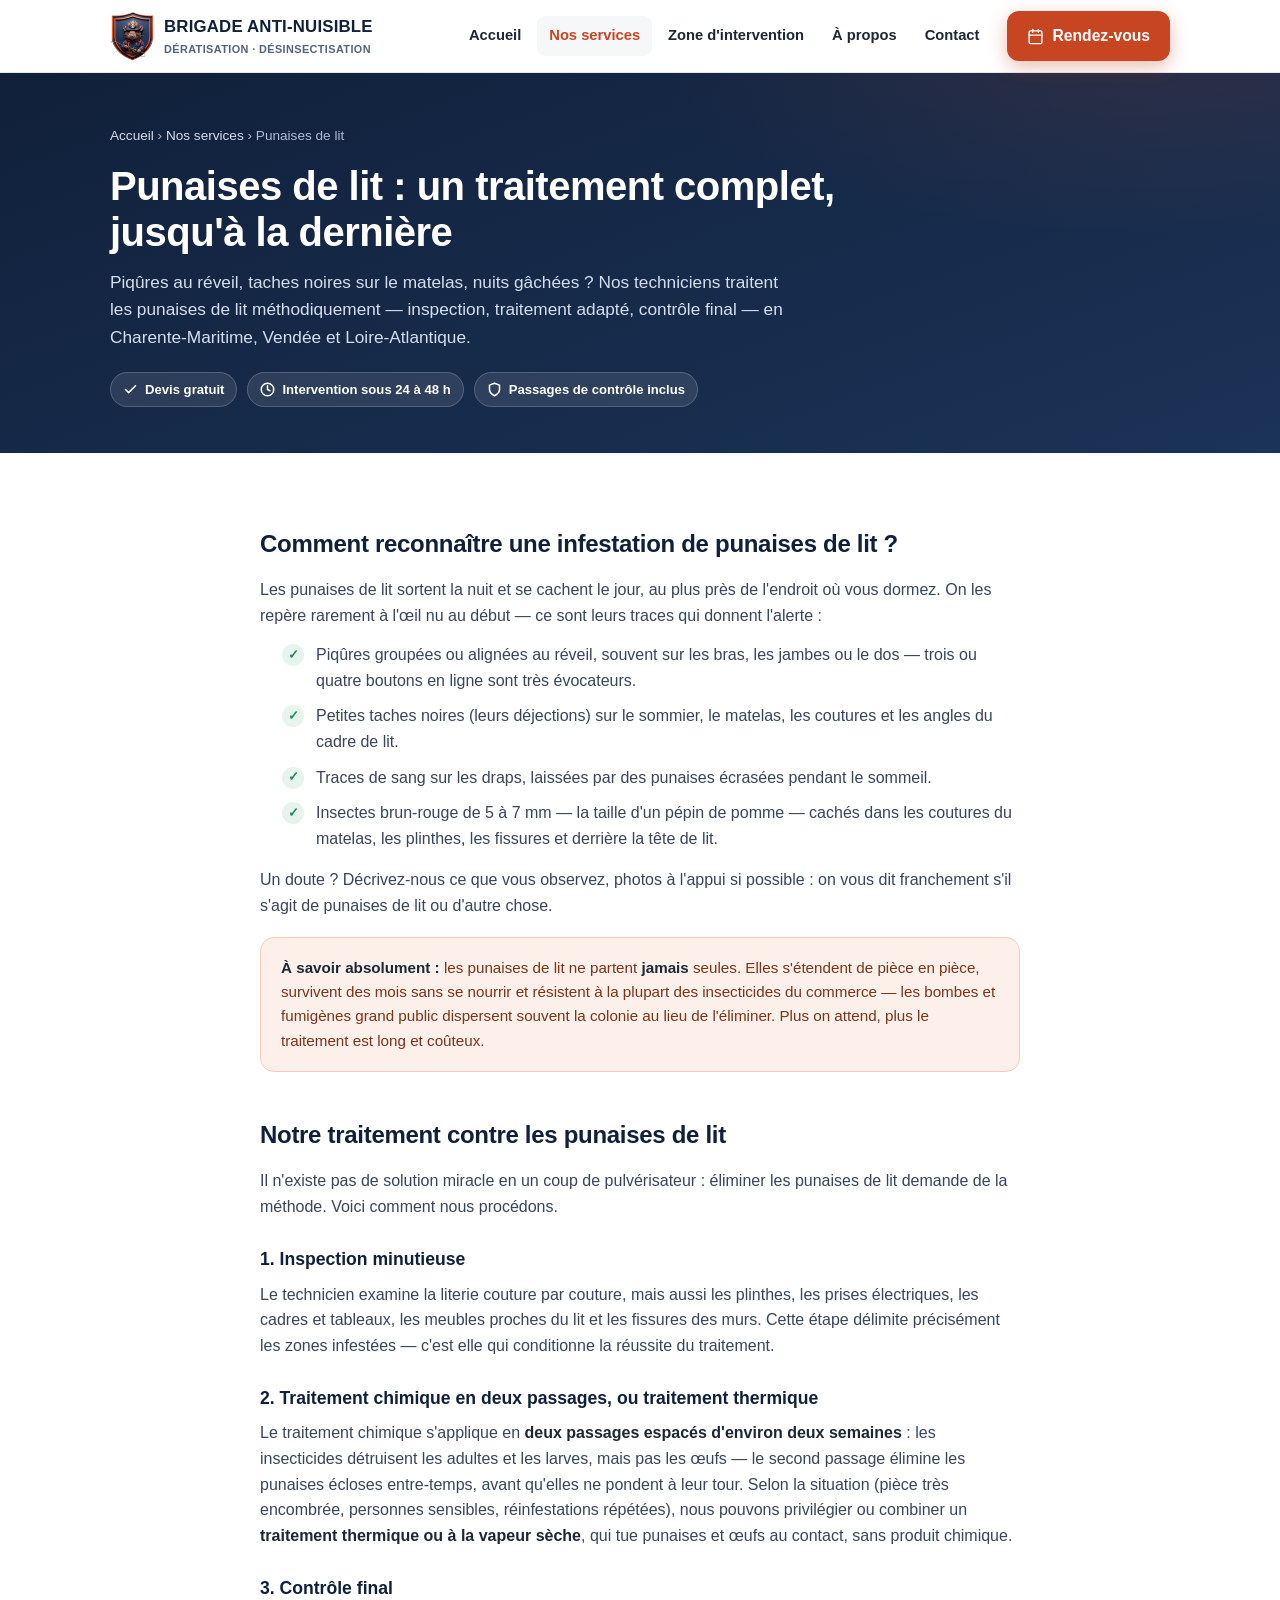
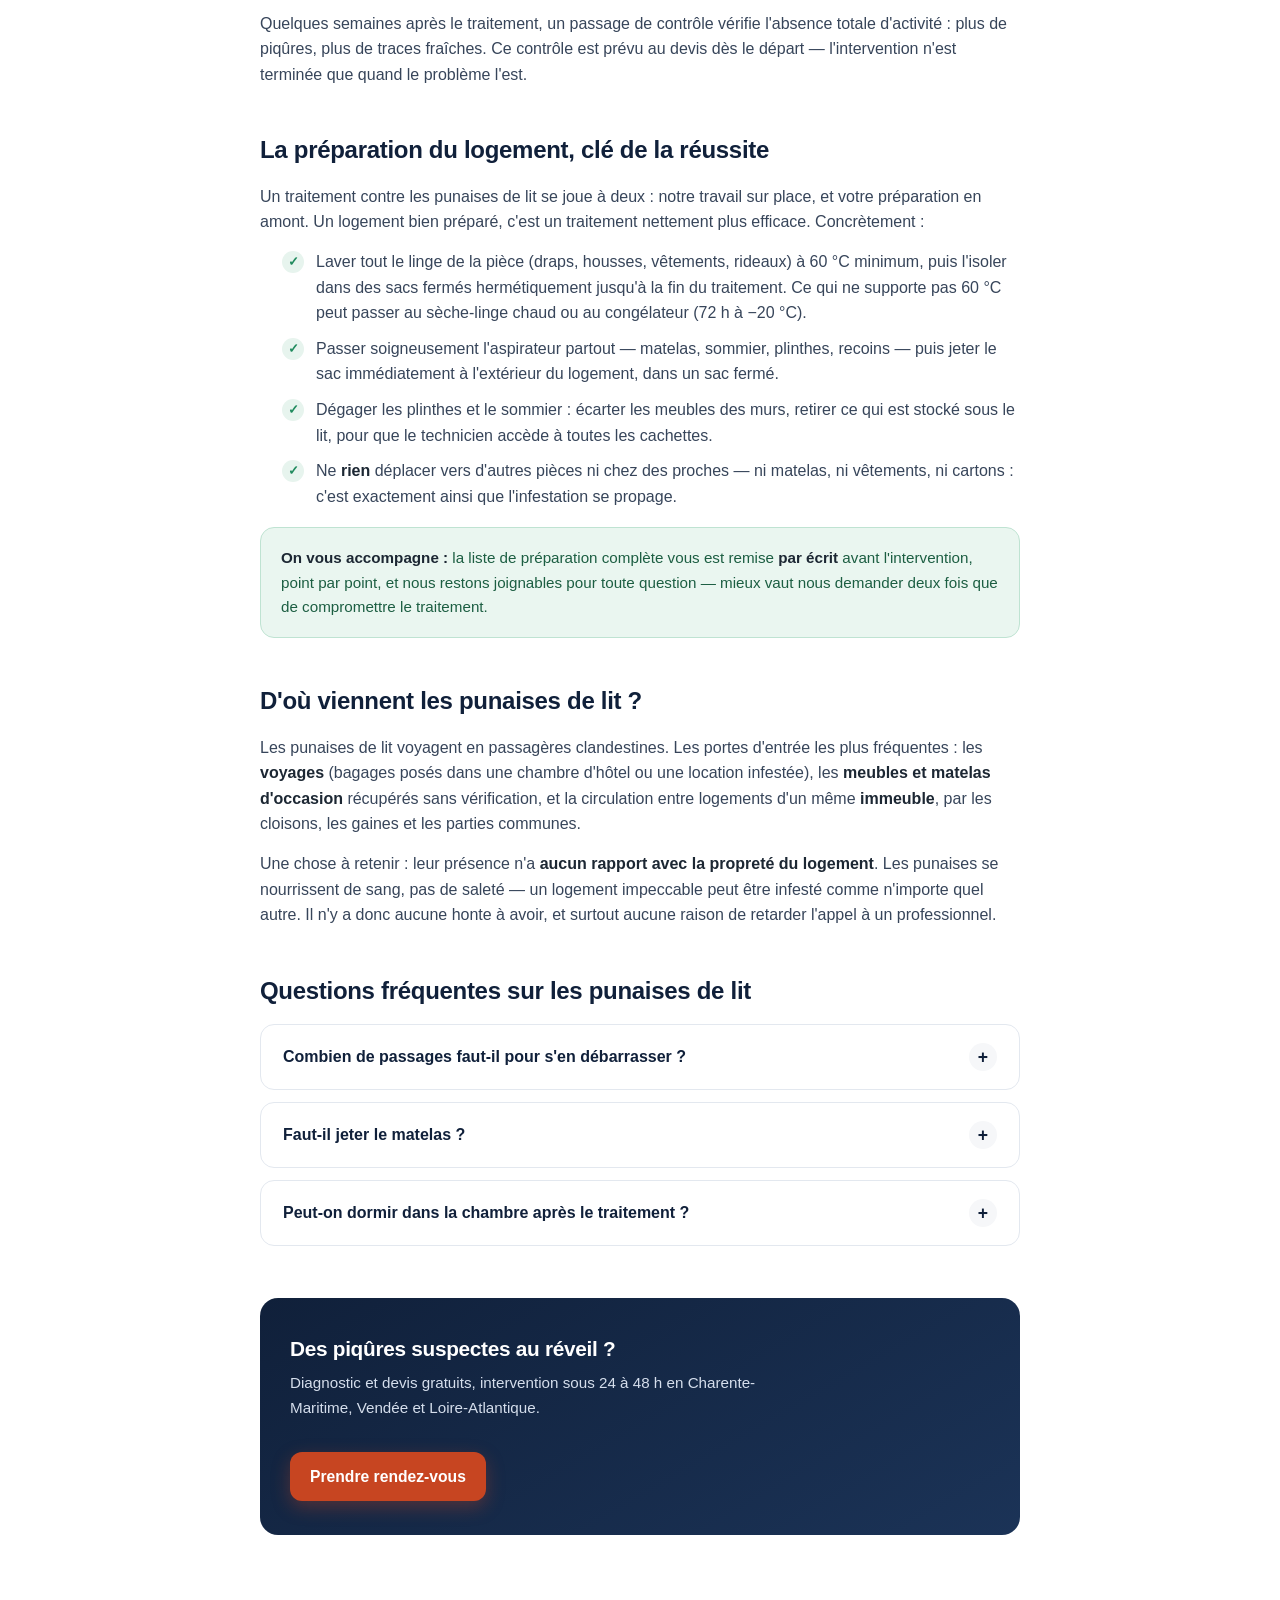
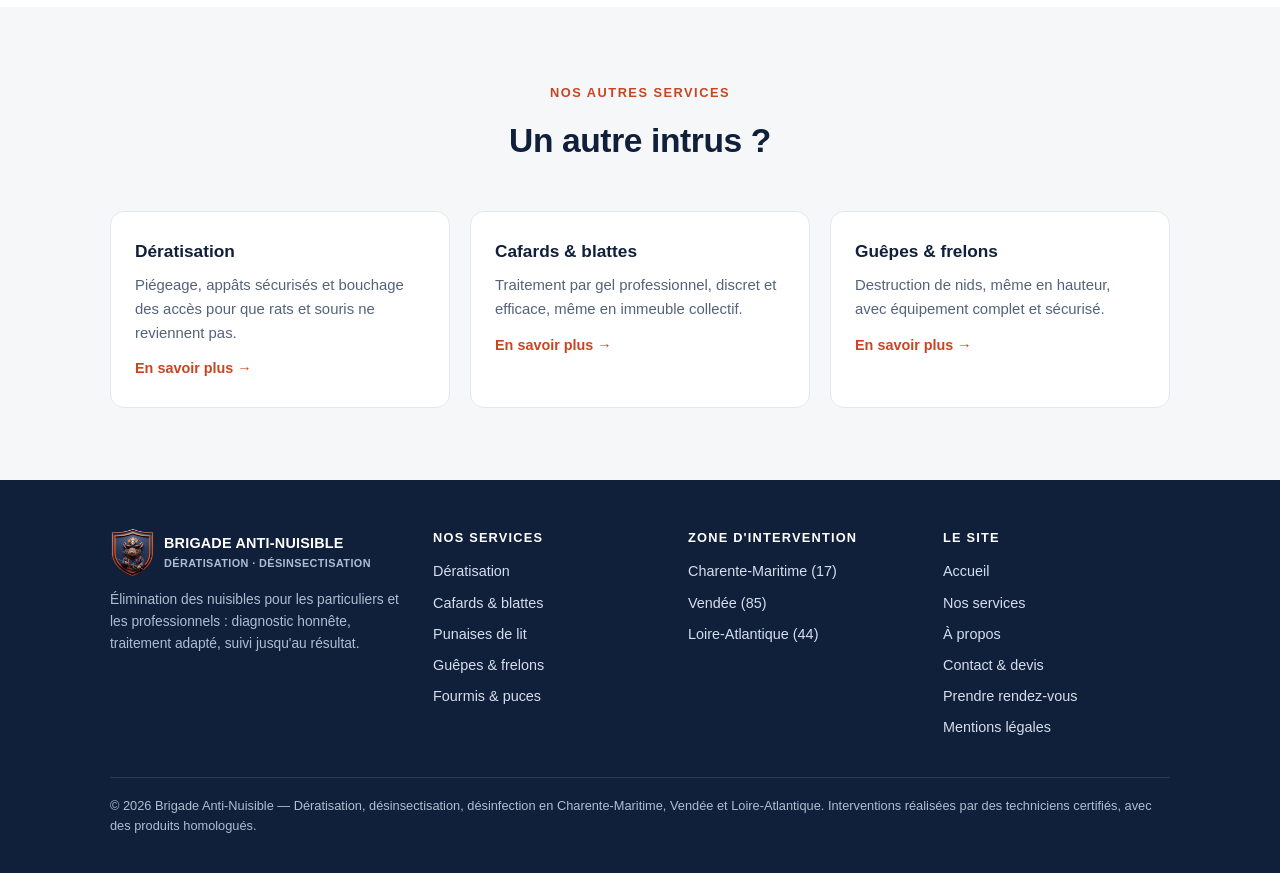
<file: punaises-de-lit.html>
<!DOCTYPE html>
<html lang="fr">
<head>
<meta charset="UTF-8">
<meta name="viewport" content="width=device-width, initial-scale=1">
<meta name="theme-color" content="#10203A">
<title>Traitement punaises de lit | Brigade Anti-Nuisible (17, 85, 44)</title>
<meta name="description" content="Traitement des punaises de lit par techniciens certifiés en Charente-Maritime (17), Vendée (85) et Loire-Atlantique (44) : inspection minutieuse, traitement chimique en deux passages ou thermique, contrôle final. Devis gratuit.">
<meta property="og:title" content="Traitement punaises de lit | Brigade Anti-Nuisible">
<meta property="og:description" content="Inspection minutieuse, traitement chimique ou thermique et contrôle final, en Charente-Maritime, Vendée et Loire-Atlantique. Devis gratuit.">
<meta property="og:type" content="website">
<meta property="og:locale" content="fr_FR">
<meta property="og:url" content="https://justin17553-boop.github.io/brigade-anti-nuisible/punaises-de-lit.html">
<meta property="og:image" content="https://justin17553-boop.github.io/brigade-anti-nuisible/og-image.png">
<meta name="twitter:card" content="summary_large_image">
<meta name="twitter:image" content="https://justin17553-boop.github.io/brigade-anti-nuisible/og-image.png">
<link rel="stylesheet" href="style.css">
<link rel="icon" type="image/png" href="favicon.png">
<link rel="apple-touch-icon" href="apple-touch-icon.png">
</head>
<body>

<a class="evitement" href="#haut">Aller au contenu</a>

<!-- ══════════ EN-TÊTE ══════════ -->
<header>
  <div class="contenu barre">
    <a class="logo" href="index.html" aria-label="Brigade Anti-Nuisible — accueil">
      <img src="blason.png?v=4" alt="" width="44" height="49">
      <span>BRIGADE ANTI-NUISIBLE<small>Dératisation · Désinsectisation</small></span>
    </a>
    <button class="burger" aria-label="Ouvrir le menu" aria-expanded="false" aria-controls="menu-principal">
      <span></span><span></span><span></span>
    </button>
    <nav class="principal" id="menu-principal" aria-label="Navigation principale">
      <a href="index.html">Accueil</a>
      <a href="services.html" class="actif">Nos services</a>
      <a href="zone-intervention.html">Zone d'intervention</a>
      <a href="a-propos.html">À propos</a>
      <a href="contact.html">Contact</a>
    </nav>
    <!-- À VENIR : remplacer ce bouton par le bouton d'appel tel:+33XXXXXXXXX dès que le numéro existe -->
    <a class="btn btn-alerte cta-entete" href="rendez-vous.html">
      <svg viewBox="0 0 24 24" width="17" height="17" fill="none" stroke="currentColor" stroke-width="2" stroke-linecap="round" stroke-linejoin="round" aria-hidden="true"><rect x="3" y="4" width="18" height="18" rx="2"/><line x1="16" y1="2" x2="16" y2="6"/><line x1="8" y1="2" x2="8" y2="6"/><line x1="3" y1="10" x2="21" y2="10"/></svg>
      Rendez-vous
    </a>
  </div>
</header>

<main id="haut">

<!-- ══════════ HÉROS DE PAGE ══════════ -->
<div class="page-hero">
  <div class="contenu">
    <nav class="fil" aria-label="Fil d'Ariane"><a href="index.html">Accueil</a> › <a href="services.html">Nos services</a> › Punaises de lit</nav>
    <h1>Punaises de lit&nbsp;: un traitement complet, jusqu'à la dernière</h1>
    <p class="chapeau">
      Piqûres au réveil, taches noires sur le matelas, nuits gâchées&nbsp;?
      Nos techniciens traitent les punaises de lit méthodiquement — inspection,
      traitement adapté, contrôle final — en Charente-Maritime, Vendée et Loire-Atlantique.
    </p>
    <div class="badge-ligne">
      <span class="badge">
        <svg viewBox="0 0 24 24" fill="none" stroke="currentColor" stroke-width="2.4" stroke-linecap="round" stroke-linejoin="round" aria-hidden="true"><polyline points="20 6 9 17 4 12"/></svg>
        Devis gratuit
      </span>
      <span class="badge">
        <svg viewBox="0 0 24 24" fill="none" stroke="currentColor" stroke-width="2.4" stroke-linecap="round" stroke-linejoin="round" aria-hidden="true"><circle cx="12" cy="12" r="10"/><polyline points="12 6 12 12 16 14"/></svg>
        Intervention sous 24 à 48&nbsp;h
      </span>
      <span class="badge">
        <svg viewBox="0 0 24 24" fill="none" stroke="currentColor" stroke-width="2.4" stroke-linecap="round" stroke-linejoin="round" aria-hidden="true"><path d="M12 22s8-4 8-10V5l-8-3-8 3v7c0 6 8 10 8 10z"/></svg>
        Passages de contrôle inclus
      </span>
    </div>
  </div>
</div>

<!-- ══════════ CONTENU ══════════ -->
<section>
  <div class="contenu prose">

    <h2>Comment reconnaître une infestation de punaises de lit&nbsp;?</h2>
    <p>
      Les punaises de lit sortent la nuit et se cachent le jour, au plus près de
      l'endroit où vous dormez. On les repère rarement à l'œil nu au début — ce
      sont leurs traces qui donnent l'alerte&nbsp;:
    </p>
    <ul class="liste-coches">
      <li>Piqûres groupées ou alignées au réveil, souvent sur les bras, les jambes ou le dos — trois ou quatre boutons en ligne sont très évocateurs.</li>
      <li>Petites taches noires (leurs déjections) sur le sommier, le matelas, les coutures et les angles du cadre de lit.</li>
      <li>Traces de sang sur les draps, laissées par des punaises écrasées pendant le sommeil.</li>
      <li>Insectes brun-rouge de 5 à 7&nbsp;mm — la taille d'un pépin de pomme — cachés dans les coutures du matelas, les plinthes, les fissures et derrière la tête de lit.</li>
    </ul>
    <p>
      Un doute&nbsp;? Décrivez-nous ce que vous observez, photos à l'appui si possible&nbsp;:
      on vous dit franchement s'il s'agit de punaises de lit ou d'autre chose.
    </p>

    <div class="encart encart-alerte">
      <b>À savoir absolument&nbsp;:</b> les punaises de lit ne partent <b>jamais</b> seules.
      Elles s'étendent de pièce en pièce, survivent des mois sans se nourrir et
      résistent à la plupart des insecticides du commerce — les bombes et fumigènes
      grand public dispersent souvent la colonie au lieu de l'éliminer. Plus on
      attend, plus le traitement est long et coûteux.
    </div>

    <h2>Notre traitement contre les punaises de lit</h2>
    <p>
      Il n'existe pas de solution miracle en un coup de pulvérisateur&nbsp;: éliminer
      les punaises de lit demande de la méthode. Voici comment nous procédons.
    </p>
    <h3>1. Inspection minutieuse</h3>
    <p>
      Le technicien examine la literie couture par couture, mais aussi les plinthes,
      les prises électriques, les cadres et tableaux, les meubles proches du lit et
      les fissures des murs. Cette étape délimite précisément les zones infestées —
      c'est elle qui conditionne la réussite du traitement.
    </p>
    <h3>2. Traitement chimique en deux passages, ou traitement thermique</h3>
    <p>
      Le traitement chimique s'applique en <b>deux passages espacés d'environ deux
      semaines</b>&nbsp;: les insecticides détruisent les adultes et les larves, mais
      pas les œufs — le second passage élimine les punaises écloses entre-temps,
      avant qu'elles ne pondent à leur tour. Selon la situation (pièce très encombrée,
      personnes sensibles, réinfestations répétées), nous pouvons privilégier ou
      combiner un <b>traitement thermique ou à la vapeur sèche</b>, qui tue punaises
      et œufs au contact, sans produit chimique.
    </p>
    <h3>3. Contrôle final</h3>
    <p>
      Quelques semaines après le traitement, un passage de contrôle vérifie l'absence
      totale d'activité&nbsp;: plus de piqûres, plus de traces fraîches. Ce contrôle est
      prévu au devis dès le départ — l'intervention n'est terminée que quand le
      problème l'est.
    </p>

    <h2>La préparation du logement, clé de la réussite</h2>
    <p>
      Un traitement contre les punaises de lit se joue à deux&nbsp;: notre travail sur
      place, et votre préparation en amont. Un logement bien préparé, c'est un
      traitement nettement plus efficace. Concrètement&nbsp;:
    </p>
    <ul class="liste-coches">
      <li>Laver tout le linge de la pièce (draps, housses, vêtements, rideaux) à 60&nbsp;°C minimum, puis l'isoler dans des sacs fermés hermétiquement jusqu'à la fin du traitement. Ce qui ne supporte pas 60&nbsp;°C peut passer au sèche-linge chaud ou au congélateur (72&nbsp;h à −20&nbsp;°C).</li>
      <li>Passer soigneusement l'aspirateur partout — matelas, sommier, plinthes, recoins — puis jeter le sac immédiatement à l'extérieur du logement, dans un sac fermé.</li>
      <li>Dégager les plinthes et le sommier&nbsp;: écarter les meubles des murs, retirer ce qui est stocké sous le lit, pour que le technicien accède à toutes les cachettes.</li>
      <li>Ne <b>rien</b> déplacer vers d'autres pièces ni chez des proches — ni matelas, ni vêtements, ni cartons&nbsp;: c'est exactement ainsi que l'infestation se propage.</li>
    </ul>

    <div class="encart encart-ok">
      <b>On vous accompagne&nbsp;:</b> la liste de préparation complète vous est remise
      <b>par écrit</b> avant l'intervention, point par point, et nous restons
      joignables pour toute question — mieux vaut nous demander deux fois que de
      compromettre le traitement.
    </div>

    <h2>D'où viennent les punaises de lit&nbsp;?</h2>
    <p>
      Les punaises de lit voyagent en passagères clandestines. Les portes d'entrée
      les plus fréquentes&nbsp;: les <b>voyages</b> (bagages posés dans une chambre
      d'hôtel ou une location infestée), les <b>meubles et matelas d'occasion</b>
      récupérés sans vérification, et la circulation entre logements d'un même
      <b>immeuble</b>, par les cloisons, les gaines et les parties communes.
    </p>
    <p>
      Une chose à retenir&nbsp;: leur présence n'a <b>aucun rapport avec la propreté du
      logement</b>. Les punaises se nourrissent de sang, pas de saleté — un logement
      impeccable peut être infesté comme n'importe quel autre. Il n'y a donc aucune
      honte à avoir, et surtout aucune raison de retarder l'appel à un professionnel.
    </p>

    <h2>Questions fréquentes sur les punaises de lit</h2>
    <div class="faq">
      <details>
        <summary>Combien de passages faut-il pour s'en débarrasser&nbsp;?</summary>
        <div class="reponse">Pour un traitement chimique, deux passages espacés d'environ deux semaines sont la règle — c'est le cycle de l'œuf qui l'impose, aucun insecticide ne détruisant les œufs de façon fiable. Un contrôle final vérifie ensuite la disparition complète. Tous les passages sont prévus au devis dès le départ, sans facturation surprise.</div>
      </details>
      <details>
        <summary>Faut-il jeter le matelas&nbsp;?</summary>
        <div class="reponse">Non, sauf infestation extrême. Un matelas correctement traité, puis protégé par une housse anti-punaises intégrale, peut être conservé sans risque. Jeter un matelas infesté sans précaution est même contre-productif&nbsp;: transporté à travers le logement ou déposé sur le trottoir, il dissémine les punaises. Le technicien vous dit clairement, au cas par cas, ce qui peut être gardé.</div>
      </details>
      <details>
        <summary>Peut-on dormir dans la chambre après le traitement&nbsp;?</summary>
        <div class="reponse">Oui — après le délai de réintégration indiqué par le technicien (le temps de séchage et d'aération, généralement quelques heures pour un traitement chimique, immédiat pour la vapeur). Il est même recommandé de continuer à dormir dans la chambre traitée&nbsp;: les punaises restantes, attirées par le dormeur, restent dans la pièce et traversent les zones traitées — alors qu'en dormant ailleurs, vous risquez de les entraîner dans une autre pièce.</div>
      </details>
    </div>

    <!-- ══ BANDE D'APPEL ══ -->
    <div class="bande-cta">
      <div>
        <h2>Des piqûres suspectes au réveil&nbsp;?</h2>
        <p>Diagnostic et devis gratuits, intervention sous 24 à 48&nbsp;h en Charente-Maritime, Vendée et Loire-Atlantique.</p>
      </div>
      <!-- À VENIR : bouton d'appel tel:+33XXXXXXXXX dès que le numéro existe -->
      <a class="btn btn-alerte" href="rendez-vous.html">Prendre rendez-vous</a>
    </div>

  </div>
</section>

<!-- ══════════ AUTRES SERVICES ══════════ -->
<section class="sur-papier">
  <div class="contenu">
    <div class="titre-section">
      <span class="sur-titre">Nos autres services</span>
      <h2>Un autre intrus&nbsp;?</h2>
    </div>
    <div class="grille-3">
      <a class="carte-service" href="deratisation.html">
        <h3>Dératisation</h3>
        <p>Piégeage, appâts sécurisés et bouchage des accès pour que rats et souris ne reviennent pas.</p>
        <span class="lien">En savoir plus →</span>
      </a>
      <a class="carte-service" href="cafards.html">
        <h3>Cafards &amp; blattes</h3>
        <p>Traitement par gel professionnel, discret et efficace, même en immeuble collectif.</p>
        <span class="lien">En savoir plus →</span>
      </a>
      <a class="carte-service" href="guepes-frelons.html">
        <h3>Guêpes &amp; frelons</h3>
        <p>Destruction de nids, même en hauteur, avec équipement complet et sécurisé.</p>
        <span class="lien">En savoir plus →</span>
      </a>
    </div>
  </div>
</section>

</main>

<!-- ══════════ PIED DE PAGE ══════════ -->
<footer>
  <div class="contenu">
    <div class="pied-haut">
      <div>
        <a class="logo" href="index.html">
          <img src="blason.png?v=4" alt="" width="44" height="49">
          <span>BRIGADE ANTI-NUISIBLE<small>Dératisation · Désinsectisation</small></span>
        </a>
        <p class="apropos">Élimination des nuisibles pour les particuliers et les professionnels&nbsp;: diagnostic honnête, traitement adapté, suivi jusqu'au résultat.</p>
      </div>
      <div>
        <h3>Nos services</h3>
        <ul>
          <li><a href="deratisation.html">Dératisation</a></li>
          <li><a href="cafards.html">Cafards &amp; blattes</a></li>
          <li><a href="punaises-de-lit.html">Punaises de lit</a></li>
          <li><a href="guepes-frelons.html">Guêpes &amp; frelons</a></li>
          <li><a href="fourmis-puces.html">Fourmis &amp; puces</a></li>
        </ul>
      </div>
      <div>
        <h3>Zone d'intervention</h3>
        <ul>
          <li><a href="zone-intervention.html#charente-maritime">Charente-Maritime (17)</a></li>
          <li><a href="zone-intervention.html#vendee">Vendée (85)</a></li>
          <li><a href="zone-intervention.html#loire-atlantique">Loire-Atlantique (44)</a></li>
        </ul>
      </div>
      <div>
        <h3>Le site</h3>
        <ul>
          <li><a href="index.html">Accueil</a></li>
          <li><a href="services.html">Nos services</a></li>
          <li><a href="a-propos.html">À propos</a></li>
          <li><a href="contact.html">Contact &amp; devis</a></li>
          <li><a href="rendez-vous.html">Prendre rendez-vous</a></li>
          <li><a href="mentions-legales.html">Mentions légales</a></li>
        </ul>
      </div>
    </div>
    <div class="pied-bas">
      © 2026 Brigade Anti-Nuisible — Dératisation, désinsectisation, désinfection en Charente-Maritime, Vendée et Loire-Atlantique.
      Interventions réalisées par des techniciens certifiés, avec des produits homologués.
    </div>
  </div>
</footer>

<!-- bouton de devis toujours à portée de pouce sur mobile
     À VENIR : redevenir un bouton d'appel tel:+33XXXXXXXXX dès que le numéro existe -->
<a class="devis-flottant" href="rendez-vous.html" aria-label="Prendre rendez-vous">
  <svg viewBox="0 0 24 24" fill="none" stroke="currentColor" stroke-width="2" stroke-linecap="round" stroke-linejoin="round" aria-hidden="true"><rect x="3" y="4" width="18" height="18" rx="2"/><line x1="16" y1="2" x2="16" y2="6"/><line x1="8" y1="2" x2="8" y2="6"/><line x1="3" y1="10" x2="21" y2="10"/></svg>
</a>

<script src="menu.js"></script>

</body>
</html>
</file>
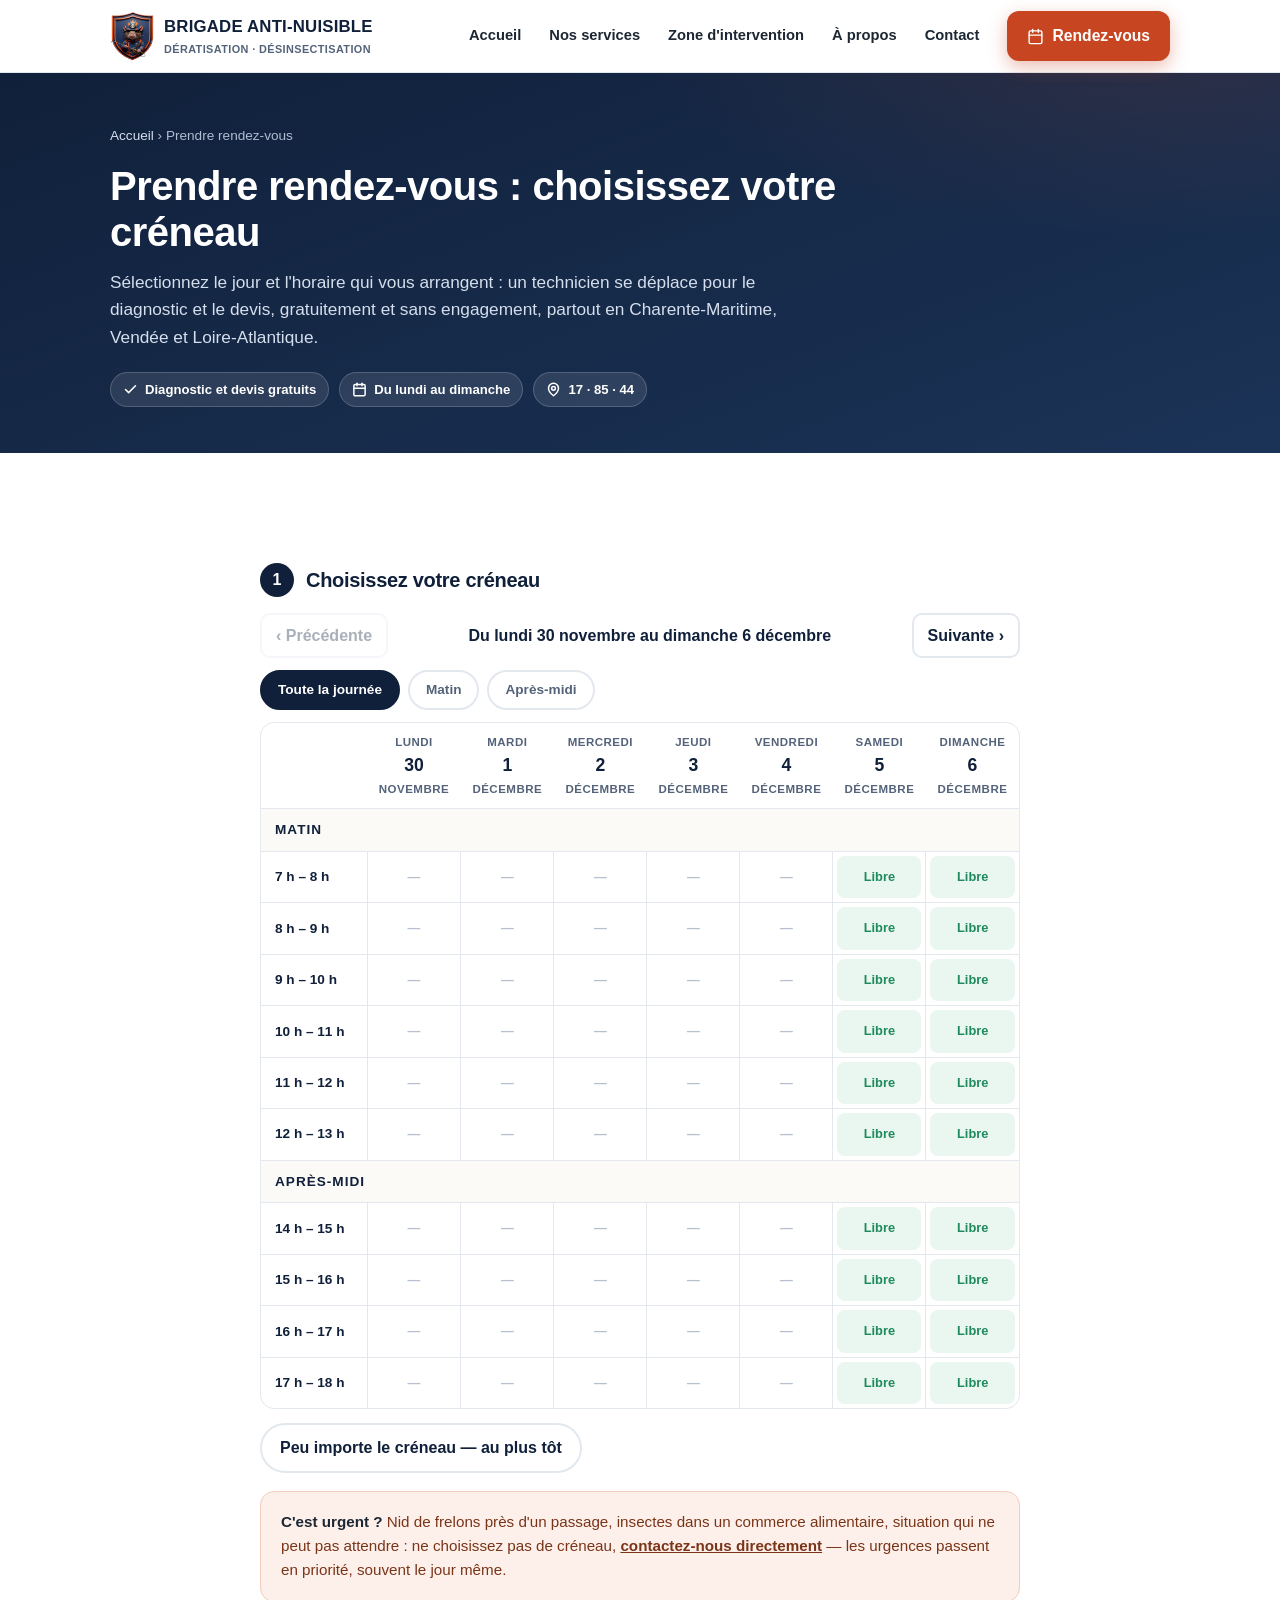
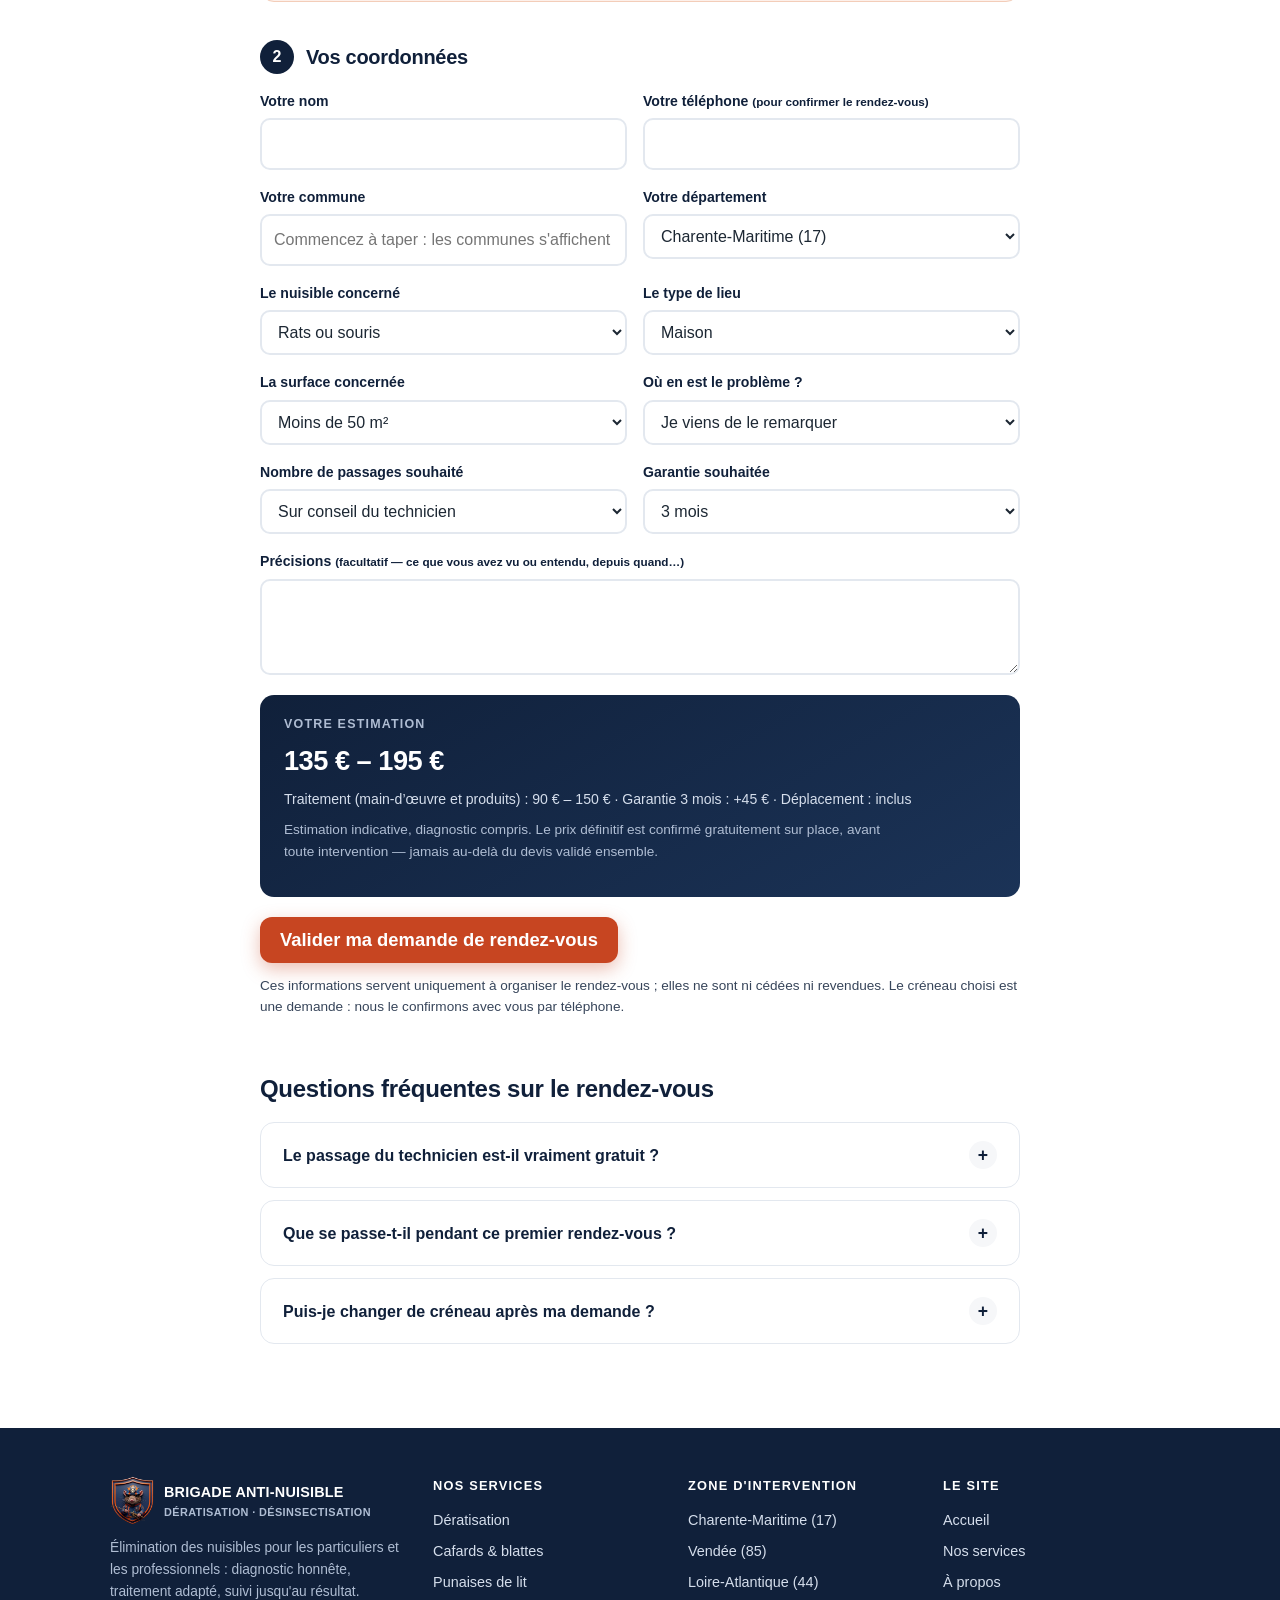
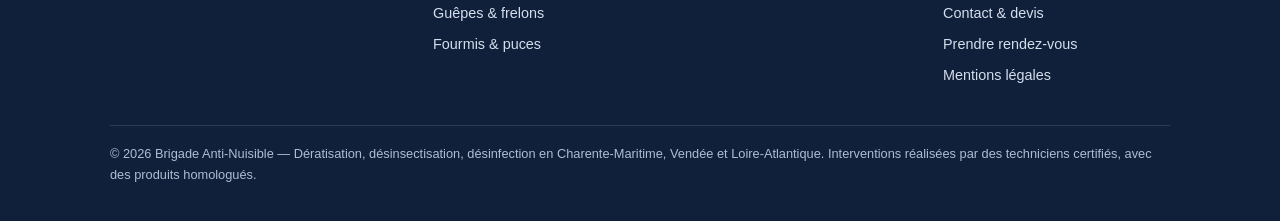
<file: rendez-vous.html>
<!DOCTYPE html>
<html lang="fr">
<head>
<meta charset="UTF-8">
<meta name="viewport" content="width=device-width, initial-scale=1">
<meta name="theme-color" content="#10203A">
<title>Prendre rendez-vous — choisissez votre créneau | Brigade Anti-Nuisible (17, 85, 44)</title>
<meta name="description" content="Choisissez le jour et le créneau horaire qui vous arrangent pour le passage d'un technicien Brigade Anti-Nuisible en Charente-Maritime (17), Vendée (85) ou Loire-Atlantique (44). Diagnostic et devis gratuits.">
<meta property="og:title" content="Prendre rendez-vous | Brigade Anti-Nuisible">
<meta property="og:description" content="Choisissez votre jour et votre créneau horaire : diagnostic et devis gratuits en Charente-Maritime, Vendée et Loire-Atlantique.">
<meta property="og:type" content="website">
<meta property="og:locale" content="fr_FR">
<meta property="og:url" content="https://justin17553-boop.github.io/brigade-anti-nuisible/rendez-vous.html">
<meta property="og:image" content="https://justin17553-boop.github.io/brigade-anti-nuisible/og-image.png">
<meta name="twitter:card" content="summary_large_image">
<meta name="twitter:image" content="https://justin17553-boop.github.io/brigade-anti-nuisible/og-image.png">
<link rel="stylesheet" href="style.css">
<link rel="icon" type="image/png" href="favicon.png">
<link rel="apple-touch-icon" href="apple-touch-icon.png">
</head>
<body>

<a class="evitement" href="#haut">Aller au contenu</a>

<!-- ══════════ EN-TÊTE ══════════ -->
<header>
  <div class="contenu barre">
    <a class="logo" href="index.html" aria-label="Brigade Anti-Nuisible — accueil">
      <img src="blason.png?v=4" alt="" width="44" height="49">
      <span>BRIGADE ANTI-NUISIBLE<small>Dératisation · Désinsectisation</small></span>
    </a>
    <button class="burger" aria-label="Ouvrir le menu" aria-expanded="false" aria-controls="menu-principal">
      <span></span><span></span><span></span>
    </button>
    <nav class="principal" id="menu-principal" aria-label="Navigation principale">
      <a href="index.html">Accueil</a>
      <a href="services.html">Nos services</a>
      <a href="zone-intervention.html">Zone d'intervention</a>
      <a href="a-propos.html">À propos</a>
      <a href="contact.html">Contact</a>
    </nav>
    <!-- À VENIR : remplacer ce bouton par le bouton d'appel tel:+33XXXXXXXXX dès que le numéro existe -->
    <a class="btn btn-alerte cta-entete" href="rendez-vous.html">
      <svg viewBox="0 0 24 24" width="17" height="17" fill="none" stroke="currentColor" stroke-width="2" stroke-linecap="round" stroke-linejoin="round" aria-hidden="true"><rect x="3" y="4" width="18" height="18" rx="2"/><line x1="16" y1="2" x2="16" y2="6"/><line x1="8" y1="2" x2="8" y2="6"/><line x1="3" y1="10" x2="21" y2="10"/></svg>
      Rendez-vous
    </a>
  </div>
</header>

<main id="haut">

<!-- ══════════ HÉROS DE PAGE ══════════ -->
<div class="page-hero">
  <div class="contenu">
    <nav class="fil" aria-label="Fil d'Ariane"><a href="index.html">Accueil</a> › Prendre rendez-vous</nav>
    <h1>Prendre rendez-vous&nbsp;: choisissez votre créneau</h1>
    <p class="chapeau">
      Sélectionnez le jour et l'horaire qui vous arrangent&nbsp;: un technicien se
      déplace pour le diagnostic et le devis, gratuitement et sans engagement,
      partout en Charente-Maritime, Vendée et Loire-Atlantique.
    </p>
    <div class="badge-ligne">
      <span class="badge">
        <svg viewBox="0 0 24 24" fill="none" stroke="currentColor" stroke-width="2.4" stroke-linecap="round" stroke-linejoin="round" aria-hidden="true"><polyline points="20 6 9 17 4 12"/></svg>
        Diagnostic et devis gratuits
      </span>
      <span class="badge">
        <svg viewBox="0 0 24 24" fill="none" stroke="currentColor" stroke-width="2.4" stroke-linecap="round" stroke-linejoin="round" aria-hidden="true"><rect x="3" y="4" width="18" height="18" rx="2"/><line x1="16" y1="2" x2="16" y2="6"/><line x1="8" y1="2" x2="8" y2="6"/><line x1="3" y1="10" x2="21" y2="10"/></svg>
        Du lundi au dimanche
      </span>
      <span class="badge">
        <svg viewBox="0 0 24 24" fill="none" stroke="currentColor" stroke-width="2.4" stroke-linecap="round" stroke-linejoin="round" aria-hidden="true"><path d="M20 10c0 6-8 12-8 12s-8-6-8-12a8 8 0 0 1 16 0z"/><circle cx="12" cy="10" r="3"/></svg>
        17 · 85 · 44
      </span>
    </div>
  </div>
</div>

<!-- ══════════ CONTENU ══════════ -->
<section>
  <div class="contenu prose">

    <div id="rdv-app">

      <div class="rdv-etape-titre">
        <span class="num" aria-hidden="true">1</span>
        <h2>Choisissez votre créneau</h2>
      </div>
      <div class="rdv-sem-nav">
        <button type="button" id="rdv-sem-prec" aria-label="Semaine précédente">‹ Précédente</button>
        <span class="titre-sem" id="rdv-sem-titre"></span>
        <button type="button" id="rdv-sem-suiv" aria-label="Semaine suivante">Suivante ›</button>
      </div>
      <div class="rdv-filtre" role="group" aria-label="Filtrer les horaires">
        <button type="button" data-filtre="tout" class="actif">Toute la journée</button>
        <button type="button" data-filtre="matin">Matin</button>
        <button type="button" data-filtre="aprem">Après-midi</button>
      </div>
      <div class="rdv-table-cadre">
        <table class="rdv-table" id="rdv-table" aria-label="Disponibilités par jour et par créneau"></table>
      </div>
      <div class="rdv-creneaux" style="margin-top:14px">
        <button type="button" class="rdv-creneau" id="rdv-plustot" aria-pressed="false">Peu importe le créneau — au plus tôt</button>
      </div>

      <div class="encart encart-alerte">
        <b>C'est urgent&nbsp;?</b> Nid de frelons près d'un passage, insectes dans un
        commerce alimentaire, situation qui ne peut pas attendre&nbsp;: ne choisissez
        pas de créneau, <a href="contact.html">contactez-nous directement</a> —
        les urgences passent en priorité, souvent le jour même.
      </div>

      <div class="rdv-etape-titre">
        <span class="num" aria-hidden="true">2</span>
        <h2>Vos coordonnées</h2>
      </div>
      <form id="rdv-form" novalidate>
        <div class="formulaire">
          <div class="champ">
            <label for="rdv-nom">Votre nom</label>
            <input id="rdv-nom" name="nom" type="text" autocomplete="name">
          </div>
          <div class="champ">
            <label for="rdv-tel">Votre téléphone <small>(pour confirmer le rendez-vous)</small></label>
            <input id="rdv-tel" name="telephone" type="tel" autocomplete="tel" inputmode="tel">
          </div>
          <div class="champ autocomplete">
            <label for="rdv-commune">Votre commune</label>
            <input id="rdv-commune" name="commune" type="text" autocomplete="off"
                   role="combobox" aria-expanded="false" aria-controls="rdv-suggestions" aria-autocomplete="list"
                   placeholder="Commencez à taper : les communes s'affichent">
            <div class="suggestions" id="rdv-suggestions"></div>
          </div>
          <div class="champ">
            <label for="rdv-departement">Votre département</label>
            <select id="rdv-departement" name="departement">
              <option>Charente-Maritime (17)</option>
              <option>Vendée (85)</option>
              <option>Loire-Atlantique (44)</option>
            </select>
          </div>
          <div class="champ">
            <label for="rdv-nuisible">Le nuisible concerné</label>
            <select id="rdv-nuisible" name="nuisible">
              <option>Rats ou souris</option>
              <option>Cafards / blattes</option>
              <option>Punaises de lit</option>
              <option>Nid de guêpes</option>
              <option>Frelons (européens ou asiatiques)</option>
              <option>Fourmis</option>
              <option>Puces</option>
              <option>Je ne sais pas encore</option>
            </select>
          </div>
          <div class="champ">
            <label for="rdv-lieu">Le type de lieu</label>
            <select id="rdv-lieu" name="lieu">
              <option>Maison</option>
              <option>Appartement</option>
              <option>Commerce / restaurant</option>
              <option>Local professionnel</option>
              <option>Parties communes d'immeuble</option>
              <option>Autre</option>
            </select>
          </div>
          <div class="champ" id="champ-surface">
            <label for="rdv-surface">La surface concernée</label>
            <select id="rdv-surface" name="surface">
              <option>Moins de 50 m²</option>
              <option>Entre 50 et 100 m²</option>
              <option>Plus de 100 m²</option>
              <option>Je ne sais pas</option>
            </select>
          </div>
          <div class="champ" id="champ-ampleur">
            <label for="rdv-ampleur">Où en est le problème&nbsp;?</label>
            <select id="rdv-ampleur" name="ampleur">
              <option>Je viens de le remarquer</option>
              <option>Présence régulière depuis quelques semaines</option>
              <option>C'est installé, j'en vois partout</option>
            </select>
          </div>
          <div class="champ" id="champ-passages">
            <label for="rdv-passages">Nombre de passages souhaité</label>
            <select id="rdv-passages" name="passages">
              <option>Sur conseil du technicien</option>
              <option>1 passage</option>
              <option>2 passages</option>
              <option>3 passages</option>
            </select>
          </div>
          <div class="champ" id="champ-garantie">
            <label for="rdv-garantie">Garantie souhaitée</label>
            <select id="rdv-garantie" name="garantie">
              <option>3 mois</option>
              <option>6 mois</option>
            </select>
          </div>
          <div class="champ champ-large">
            <label for="rdv-details">Précisions <small>(facultatif — ce que vous avez vu ou entendu, depuis quand…)</small></label>
            <textarea id="rdv-details" name="details"></textarea>
          </div>
        </div>
        <div class="rdv-estimation" aria-live="polite">
          <div class="libelle">Votre estimation</div>
          <div class="montant" id="rdv-montant">—</div>
          <div class="detail" id="rdv-detail"></div>
          <p class="precision" id="rdv-precision">Choisissez le nuisible et la surface&nbsp;: l'estimation s'affiche immédiatement.</p>
        </div>
        <div class="rdv-erreur" id="rdv-erreur" role="alert"></div>
        <button type="submit" class="btn btn-alerte gros-bouton rdv-envoyer">Valider ma demande de rendez-vous</button>
        <p class="rdv-note">
          Ces informations servent uniquement à organiser le rendez-vous&nbsp;; elles ne sont
          ni cédées ni revendues. Le créneau choisi est une demande&nbsp;: nous le confirmons
          avec vous par téléphone.
        </p>
      </form>

    </div>

    <div class="rdv-confirmation" id="rdv-confirmation">
      <h2>Votre demande de rendez-vous est prête ✓</h2>
      <div class="rdv-recap">
        <dl>
          <dt>Jour souhaité</dt><dd id="recap-jour"></dd>
          <dt>Créneau horaire</dt><dd id="recap-creneau"></dd>
          <dt>Nom</dt><dd id="recap-nom"></dd>
          <dt>Téléphone</dt><dd id="recap-tel"></dd>
          <dt>Commune</dt><dd id="recap-commune"></dd>
          <dt>Département</dt><dd id="recap-departement"></dd>
          <dt>Nuisible</dt><dd id="recap-nuisible"></dd>
          <dt>Lieu</dt><dd id="recap-lieu"></dd>
          <dt>Surface</dt><dd id="recap-surface"></dd>
          <dt>Ampleur</dt><dd id="recap-ampleur"></dd>
          <dt>Passages souhaités</dt><dd id="recap-passages"></dd>
          <dt>Garantie</dt><dd id="recap-garantie"></dd>
          <dt>Estimation indicative</dt><dd id="recap-estimation"></dd>
          <dt>Précisions</dt><dd id="recap-details"></dd>
        </dl>
      </div>
      <!-- À VENIR : envoi réel de la demande (e-mail ou serveur) dès qu'un canal de réception existe.
           Brancher l'envoi dans rdv.js, fonction envoyerDemande(). En attendant,
           la demande est enregistrée sur l'appareil (mode test) et son créneau
           passe « Pris » dans le tableau. -->
      <div class="encart encart-alerte">
        <b>Site en phase de lancement&nbsp;:</b> votre demande est enregistrée et son
        créneau est réservé dans le tableau, mais l'envoi automatique vers nos
        techniciens sera activé très prochainement. Merci de votre patience&nbsp;:
        dès l'ouverture des lignes, chaque demande arrivera directement chez nous.
      </div>
      <button type="button" class="btn btn-clair" id="rdv-modifier">← Modifier ma demande</button>
    </div>

    <h2 style="margin-top:52px">Questions fréquentes sur le rendez-vous</h2>
    <div class="faq">
      <details>
        <summary>Le passage du technicien est-il vraiment gratuit&nbsp;?</summary>
        <div class="reponse">Oui&nbsp;: le déplacement, le diagnostic sur place et le devis sont gratuits et sans engagement, sur toute notre zone d'intervention. Vous ne payez que si vous acceptez le devis — et le tarif est fixé par écrit avant tout traitement.</div>
      </details>
      <details>
        <summary>Que se passe-t-il pendant ce premier rendez-vous&nbsp;?</summary>
        <div class="reponse">Le technicien inspecte les lieux, identifie précisément l'espèce et l'ampleur de l'infestation, répond à vos questions, puis vous remet un devis clair. Si le traitement peut se faire dans la foulée et que vous êtes d'accord, il peut souvent commencer immédiatement.</div>
      </details>
      <details>
        <summary>Puis-je changer de créneau après ma demande&nbsp;?</summary>
        <div class="reponse">Bien sûr. Le créneau choisi ici est une demande&nbsp;: nous le confirmons ensemble par téléphone, et c'est à ce moment-là que vous pouvez le déplacer si besoin. Rien n'est figé tant que nous ne l'avons pas validé avec vous.</div>
      </details>
    </div>

  </div>
</section>

</main>

<!-- ══════════ PIED DE PAGE ══════════ -->
<footer>
  <div class="contenu">
    <div class="pied-haut">
      <div>
        <a class="logo" href="index.html">
          <img src="blason.png?v=4" alt="" width="44" height="49">
          <span>BRIGADE ANTI-NUISIBLE<small>Dératisation · Désinsectisation</small></span>
        </a>
        <p class="apropos">Élimination des nuisibles pour les particuliers et les professionnels&nbsp;: diagnostic honnête, traitement adapté, suivi jusqu'au résultat.</p>
      </div>
      <div>
        <h3>Nos services</h3>
        <ul>
          <li><a href="deratisation.html">Dératisation</a></li>
          <li><a href="cafards.html">Cafards &amp; blattes</a></li>
          <li><a href="punaises-de-lit.html">Punaises de lit</a></li>
          <li><a href="guepes-frelons.html">Guêpes &amp; frelons</a></li>
          <li><a href="fourmis-puces.html">Fourmis &amp; puces</a></li>
        </ul>
      </div>
      <div>
        <h3>Zone d'intervention</h3>
        <ul>
          <li><a href="zone-intervention.html#charente-maritime">Charente-Maritime (17)</a></li>
          <li><a href="zone-intervention.html#vendee">Vendée (85)</a></li>
          <li><a href="zone-intervention.html#loire-atlantique">Loire-Atlantique (44)</a></li>
        </ul>
      </div>
      <div>
        <h3>Le site</h3>
        <ul>
          <li><a href="index.html">Accueil</a></li>
          <li><a href="services.html">Nos services</a></li>
          <li><a href="a-propos.html">À propos</a></li>
          <li><a href="contact.html">Contact &amp; devis</a></li>
          <li><a href="rendez-vous.html">Prendre rendez-vous</a></li>
          <li><a href="mentions-legales.html">Mentions légales</a></li>
        </ul>
      </div>
    </div>
    <div class="pied-bas">
      © 2026 Brigade Anti-Nuisible — Dératisation, désinsectisation, désinfection en Charente-Maritime, Vendée et Loire-Atlantique.
      Interventions réalisées par des techniciens certifiés, avec des produits homologués.
    </div>
  </div>
</footer>

<!-- bouton de devis toujours à portée de pouce sur mobile
     À VENIR : redevenir un bouton d'appel tel:+33XXXXXXXXX dès que le numéro existe -->
<a class="devis-flottant" href="rendez-vous.html" aria-label="Prendre rendez-vous">
  <svg viewBox="0 0 24 24" fill="none" stroke="currentColor" stroke-width="2" stroke-linecap="round" stroke-linejoin="round" aria-hidden="true"><rect x="3" y="4" width="18" height="18" rx="2"/><line x1="16" y1="2" x2="16" y2="6"/><line x1="8" y1="2" x2="8" y2="6"/><line x1="3" y1="10" x2="21" y2="10"/></svg>
</a>

<script src="menu.js"></script>
<script src="communes.js"></script>
<script>
/* Charge les créneaux bloqués en contournant le cache (nouvelle adresse
   chaque minute), pour que les blocages du patron arrivent vite aux clients. */
document.write('<script src="disponibilites.js?v=' + Math.floor(Date.now() / 60000) + '"><\/script>');
</script>
<script src="rdv.js"></script>

</body>
</html>
</file>
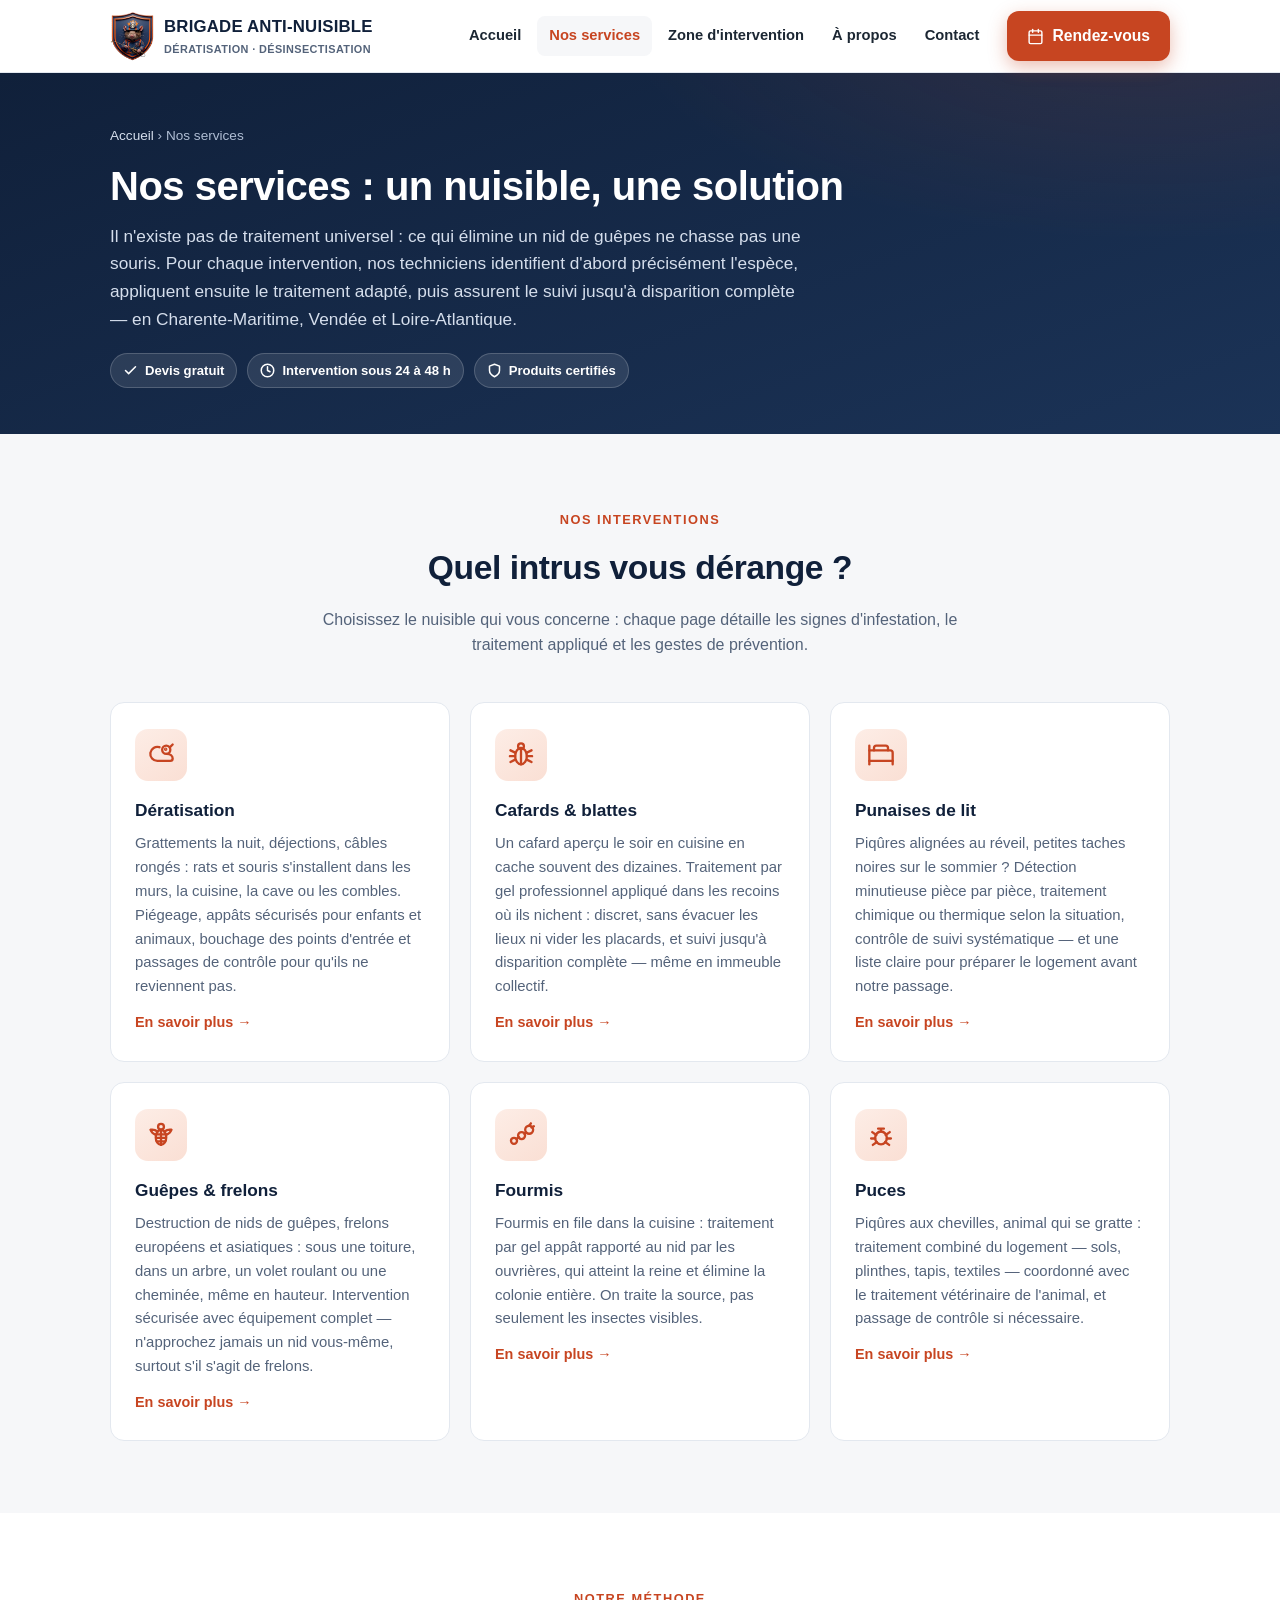
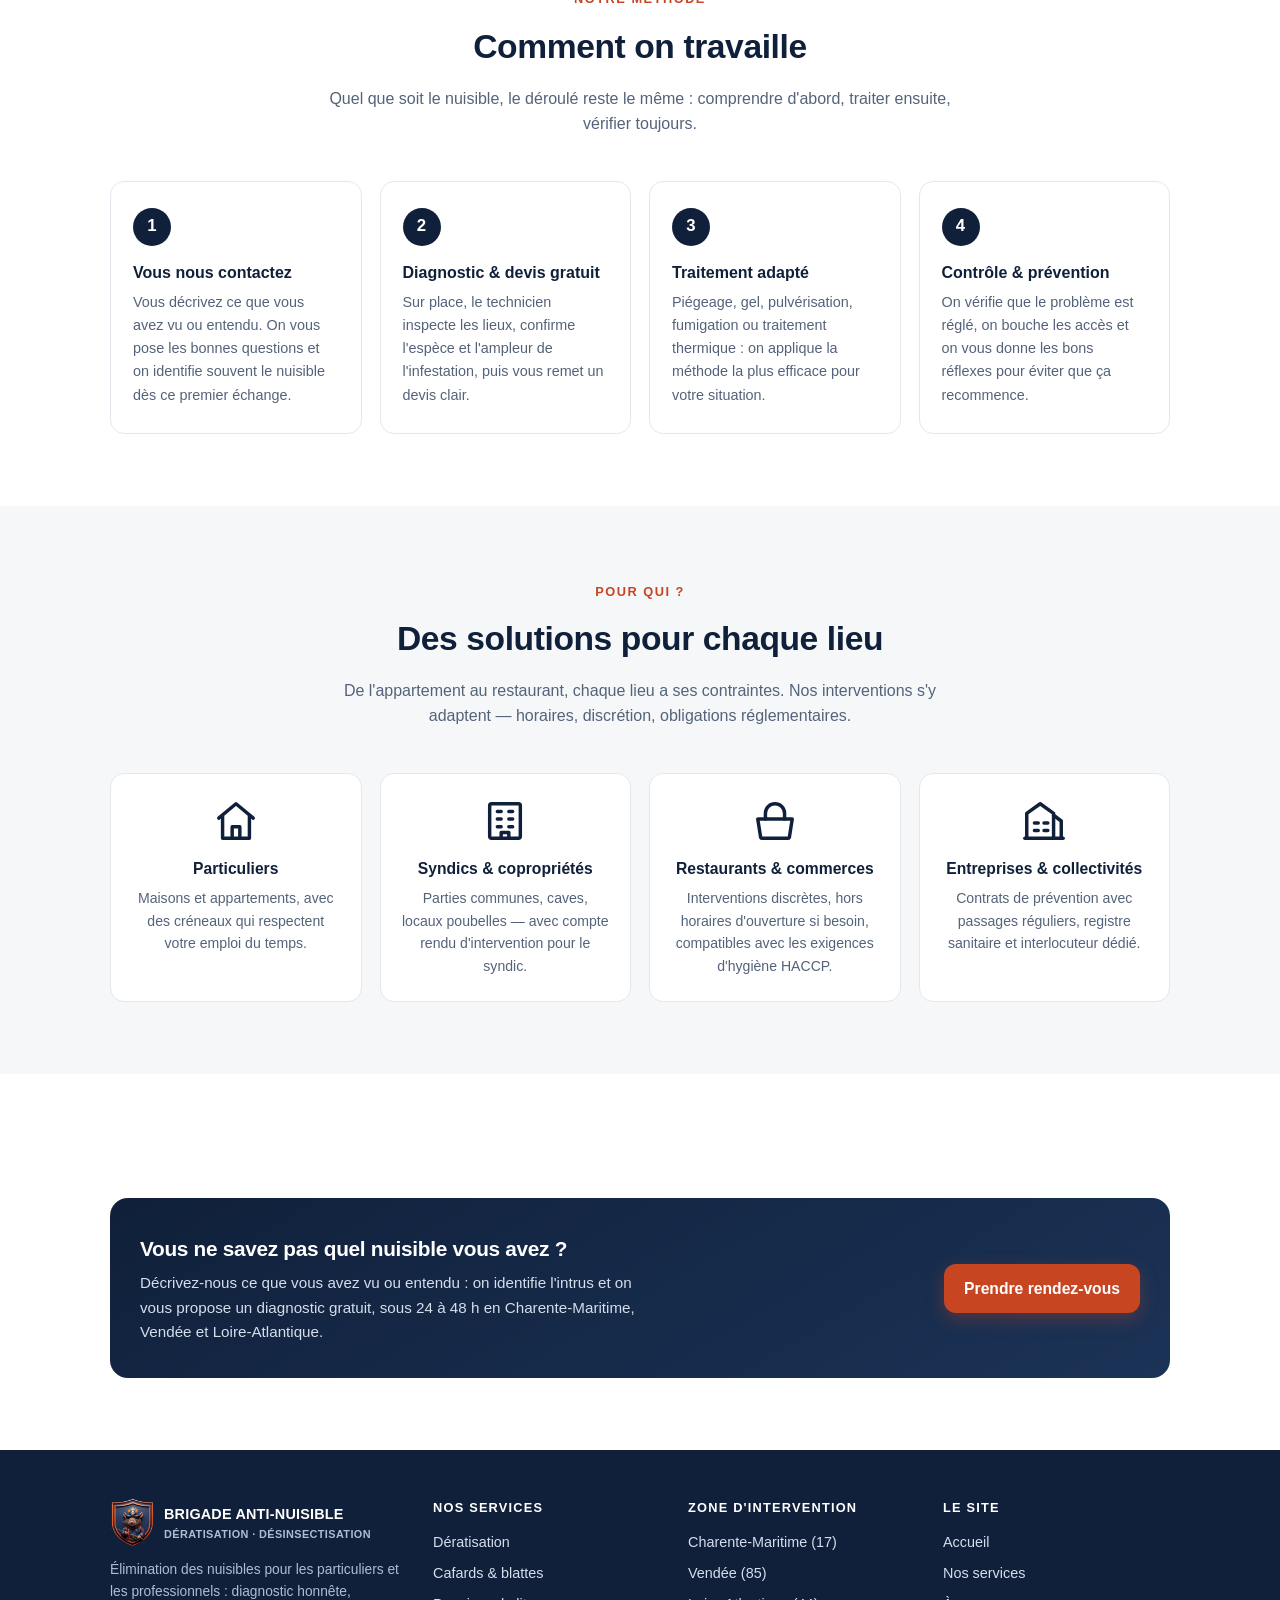
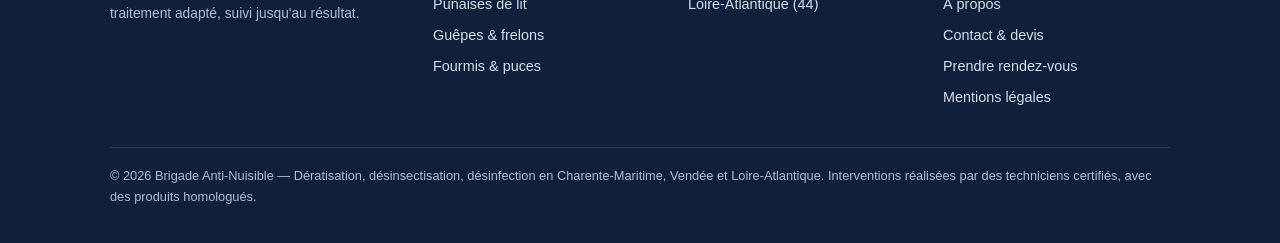
<file: services.html>
<!DOCTYPE html>
<html lang="fr">
<head>
<meta charset="UTF-8">
<meta name="viewport" content="width=device-width, initial-scale=1">
<meta name="theme-color" content="#10203A">
<title>Nos services — dératisation, désinsectisation | Brigade Anti-Nuisible (17, 85, 44)</title>
<meta name="description" content="Tous les services de la Brigade Anti-Nuisible en Charente-Maritime (17), Vendée (85) et Loire-Atlantique (44) : dératisation, cafards, punaises de lit, guêpes et frelons, fourmis, puces. Diagnostic précis, traitement adapté, suivi. Devis gratuit.">
<meta property="og:title" content="Nos services — dératisation, désinsectisation | Brigade Anti-Nuisible">
<meta property="og:description" content="Rats, cafards, punaises de lit, guêpes, frelons, fourmis, puces : un traitement dédié pour chaque nuisible, en Charente-Maritime, Vendée et Loire-Atlantique. Devis gratuit.">
<meta property="og:type" content="website">
<meta property="og:locale" content="fr_FR">
<meta property="og:url" content="https://justin17553-boop.github.io/brigade-anti-nuisible/services.html">
<meta property="og:image" content="https://justin17553-boop.github.io/brigade-anti-nuisible/og-image.png">
<meta name="twitter:card" content="summary_large_image">
<meta name="twitter:image" content="https://justin17553-boop.github.io/brigade-anti-nuisible/og-image.png">
<link rel="stylesheet" href="style.css">
<link rel="icon" type="image/png" href="favicon.png">
<link rel="apple-touch-icon" href="apple-touch-icon.png">
</head>
<body>

<a class="evitement" href="#haut">Aller au contenu</a>

<!-- ══════════ EN-TÊTE ══════════ -->
<header>
  <div class="contenu barre">
    <a class="logo" href="index.html" aria-label="Brigade Anti-Nuisible — accueil">
      <img src="blason.png?v=4" alt="" width="44" height="49">
      <span>BRIGADE ANTI-NUISIBLE<small>Dératisation · Désinsectisation</small></span>
    </a>
    <button class="burger" aria-label="Ouvrir le menu" aria-expanded="false" aria-controls="menu-principal">
      <span></span><span></span><span></span>
    </button>
    <nav class="principal" id="menu-principal" aria-label="Navigation principale">
      <a href="index.html">Accueil</a>
      <a href="services.html" class="actif" aria-current="page">Nos services</a>
      <a href="zone-intervention.html">Zone d'intervention</a>
      <a href="a-propos.html">À propos</a>
      <a href="contact.html">Contact</a>
    </nav>
    <!-- À VENIR : remplacer ce bouton par le bouton d'appel tel:+33XXXXXXXXX dès que le numéro existe -->
    <a class="btn btn-alerte cta-entete" href="rendez-vous.html">
      <svg viewBox="0 0 24 24" width="17" height="17" fill="none" stroke="currentColor" stroke-width="2" stroke-linecap="round" stroke-linejoin="round" aria-hidden="true"><rect x="3" y="4" width="18" height="18" rx="2"/><line x1="16" y1="2" x2="16" y2="6"/><line x1="8" y1="2" x2="8" y2="6"/><line x1="3" y1="10" x2="21" y2="10"/></svg>
      Rendez-vous
    </a>
  </div>
</header>

<main id="haut">

<!-- ══════════ HÉROS DE PAGE ══════════ -->
<div class="page-hero">
  <div class="contenu">
    <nav class="fil" aria-label="Fil d'Ariane"><a href="index.html">Accueil</a> › Nos services</nav>
    <h1>Nos services&nbsp;: un nuisible, une solution</h1>
    <p class="chapeau">
      Il n'existe pas de traitement universel&nbsp;: ce qui élimine un nid de guêpes ne
      chasse pas une souris. Pour chaque intervention, nos techniciens identifient
      d'abord précisément l'espèce, appliquent ensuite le traitement adapté, puis
      assurent le suivi jusqu'à disparition complète — en Charente-Maritime,
      Vendée et Loire-Atlantique.
    </p>
    <div class="badge-ligne">
      <span class="badge">
        <svg viewBox="0 0 24 24" fill="none" stroke="currentColor" stroke-width="2.4" stroke-linecap="round" stroke-linejoin="round" aria-hidden="true"><polyline points="20 6 9 17 4 12"/></svg>
        Devis gratuit
      </span>
      <span class="badge">
        <svg viewBox="0 0 24 24" fill="none" stroke="currentColor" stroke-width="2.4" stroke-linecap="round" stroke-linejoin="round" aria-hidden="true"><circle cx="12" cy="12" r="10"/><polyline points="12 6 12 12 16 14"/></svg>
        Intervention sous 24 à 48&nbsp;h
      </span>
      <span class="badge">
        <svg viewBox="0 0 24 24" fill="none" stroke="currentColor" stroke-width="2.4" stroke-linecap="round" stroke-linejoin="round" aria-hidden="true"><path d="M12 22s8-4 8-10V5l-8-3-8 3v7c0 6 8 10 8 10z"/></svg>
        Produits certifiés
      </span>
    </div>
  </div>
</div>

<!-- ══════════ LES SERVICES ══════════ -->
<section class="sur-papier">
  <div class="contenu">
    <div class="titre-section">
      <span class="sur-titre">Nos interventions</span>
      <h2>Quel intrus vous dérange&nbsp;?</h2>
      <p>Choisissez le nuisible qui vous concerne&nbsp;: chaque page détaille les signes d'infestation, le traitement appliqué et les gestes de prévention.</p>
    </div>
    <div class="grille-services">
      <a class="carte-service" href="deratisation.html">
        <div class="picto">
          <svg viewBox="0 0 24 24" fill="none" stroke="currentColor" stroke-width="2" stroke-linecap="round" stroke-linejoin="round" aria-hidden="true"><path d="M17 11c2.8 0 5 1.6 5 4 0 1.2-.9 2-2 2H9a6 6 0 1 1 1.7-11.7"/><circle cx="16.5" cy="7.5" r="3.5"/><path d="M19.5 5.5 22 3"/><circle cx="16" cy="7" r=".5" fill="currentColor"/></svg>
        </div>
        <h3>Dératisation</h3>
        <p>Grattements la nuit, déjections, câbles rongés&nbsp;: rats et souris s'installent dans les murs, la cuisine, la cave ou les combles. Piégeage, appâts sécurisés pour enfants et animaux, bouchage des points d'entrée et passages de contrôle pour qu'ils ne reviennent pas.</p>
        <span class="lien">En savoir plus →</span>
      </a>
      <a class="carte-service" href="cafards.html">
        <div class="picto">
          <svg viewBox="0 0 24 24" fill="none" stroke="currentColor" stroke-width="2" stroke-linecap="round" stroke-linejoin="round" aria-hidden="true"><ellipse cx="12" cy="13" rx="5" ry="7"/><circle cx="12" cy="4.5" r="2.5"/><path d="M7 10 3 8M7 13H2.5M7 16l-4 2M17 10l4-2M17 13h4.5M17 16l4 2M12 6v14"/></svg>
        </div>
        <h3>Cafards &amp; blattes</h3>
        <p>Un cafard aperçu le soir en cuisine en cache souvent des dizaines. Traitement par gel professionnel appliqué dans les recoins où ils nichent&nbsp;: discret, sans évacuer les lieux ni vider les placards, et suivi jusqu'à disparition complète — même en immeuble collectif.</p>
        <span class="lien">En savoir plus →</span>
      </a>
      <a class="carte-service" href="punaises-de-lit.html">
        <div class="picto">
          <svg viewBox="0 0 24 24" fill="none" stroke="currentColor" stroke-width="2" stroke-linecap="round" stroke-linejoin="round" aria-hidden="true"><path d="M2 4v16"/><path d="M2 8h18a2 2 0 0 1 2 2v10"/><path d="M2 17h20"/><path d="M6 8V6a2 2 0 0 1 2-2h8a2 2 0 0 1 2 2v2"/></svg>
        </div>
        <h3>Punaises de lit</h3>
        <p>Piqûres alignées au réveil, petites taches noires sur le sommier&nbsp;? Détection minutieuse pièce par pièce, traitement chimique ou thermique selon la situation, contrôle de suivi systématique — et une liste claire pour préparer le logement avant notre passage.</p>
        <span class="lien">En savoir plus →</span>
      </a>
      <a class="carte-service" href="guepes-frelons.html">
        <div class="picto">
          <svg viewBox="0 0 24 24" fill="none" stroke="currentColor" stroke-width="2" stroke-linecap="round" stroke-linejoin="round" aria-hidden="true"><ellipse cx="12" cy="14" rx="4.5" ry="6.5"/><circle cx="12" cy="5" r="2.5"/><path d="M12 7.5v13M7.5 12C4 10.5 3 7.5 3 7.5s3.5-.5 6 1.5M16.5 12c3.5-1.5 4.5-4.5 4.5-4.5s-3.5-.5-6 1.5M8 11.5h8M8 14.5h8M8.5 17.5h7"/></svg>
        </div>
        <h3>Guêpes &amp; frelons</h3>
        <p>Destruction de nids de guêpes, frelons européens et asiatiques&nbsp;: sous une toiture, dans un arbre, un volet roulant ou une cheminée, même en hauteur. Intervention sécurisée avec équipement complet — n'approchez jamais un nid vous-même, surtout s'il s'agit de frelons.</p>
        <span class="lien">En savoir plus →</span>
      </a>
      <a class="carte-service" href="fourmis-puces.html">
        <div class="picto">
          <svg viewBox="0 0 24 24" fill="none" stroke="currentColor" stroke-width="2" stroke-linecap="round" stroke-linejoin="round" aria-hidden="true"><circle cx="6" cy="17" r="2.6"/><circle cx="12.5" cy="12.5" r="3"/><circle cx="19" cy="7.5" r="3.4"/><path d="M8 15.2l2.3-1.2M15 11l1.6-1.2M19 4.1 20.5 2M21 5.5 23 4.5"/></svg>
        </div>
        <h3>Fourmis</h3>
        <p>Fourmis en file dans la cuisine&nbsp;: traitement par gel appât rapporté au nid par les ouvrières, qui atteint la reine et élimine la colonie entière. On traite la source, pas seulement les insectes visibles.</p>
        <span class="lien">En savoir plus →</span>
      </a>
      <a class="carte-service" href="fourmis-puces.html#puces">
        <div class="picto">
          <svg viewBox="0 0 24 24" fill="none" stroke="currentColor" stroke-width="2" stroke-linecap="round" stroke-linejoin="round" aria-hidden="true"><ellipse cx="12" cy="14.5" rx="5" ry="5.5"/><path d="M12 9V6.5M9.5 6.5h5M8 12 4.5 9.5M7 15H3.5M8.5 18 5 20.5M16 12l3.5-2.5M17 15h3.5M15.5 18l3.5 2.5"/></svg>
        </div>
        <h3>Puces</h3>
        <p>Piqûres aux chevilles, animal qui se gratte&nbsp;: traitement combiné du logement — sols, plinthes, tapis, textiles — coordonné avec le traitement vétérinaire de l'animal, et passage de contrôle si nécessaire.</p>
        <span class="lien">En savoir plus →</span>
      </a>
    </div>
  </div>
</section>

<!-- ══════════ MÉTHODE ══════════ -->
<section>
  <div class="contenu">
    <div class="titre-section">
      <span class="sur-titre">Notre méthode</span>
      <h2>Comment on travaille</h2>
      <p>Quel que soit le nuisible, le déroulé reste le même&nbsp;: comprendre d'abord, traiter ensuite, vérifier toujours.</p>
    </div>
    <div class="grille-etapes">
      <div class="etape">
        <h3>Vous nous contactez</h3>
        <p>Vous décrivez ce que vous avez vu ou entendu. On vous pose les bonnes questions et on identifie souvent le nuisible dès ce premier échange.</p>
      </div>
      <div class="etape">
        <h3>Diagnostic &amp; devis gratuit</h3>
        <p>Sur place, le technicien inspecte les lieux, confirme l'espèce et l'ampleur de l'infestation, puis vous remet un devis clair.</p>
      </div>
      <div class="etape">
        <h3>Traitement adapté</h3>
        <p>Piégeage, gel, pulvérisation, fumigation ou traitement thermique&nbsp;: on applique la méthode la plus efficace pour votre situation.</p>
      </div>
      <div class="etape">
        <h3>Contrôle &amp; prévention</h3>
        <p>On vérifie que le problème est réglé, on bouche les accès et on vous donne les bons réflexes pour éviter que ça recommence.</p>
      </div>
    </div>
  </div>
</section>

<!-- ══════════ PUBLICS ══════════ -->
<section class="sur-papier">
  <div class="contenu">
    <div class="titre-section">
      <span class="sur-titre">Pour qui&nbsp;?</span>
      <h2>Des solutions pour chaque lieu</h2>
      <p>De l'appartement au restaurant, chaque lieu a ses contraintes. Nos interventions s'y adaptent — horaires, discrétion, obligations réglementaires.</p>
    </div>
    <div class="grille-publics">
      <div class="public">
        <svg class="picto" viewBox="0 0 24 24" fill="none" stroke="currentColor" stroke-width="1.8" stroke-linecap="round" stroke-linejoin="round" aria-hidden="true"><path d="M3 10.5 12 3l9 7.5"/><path d="M5 9.5V21h14V9.5"/><path d="M10 21v-6h4v6"/></svg>
        <h3>Particuliers</h3>
        <p>Maisons et appartements, avec des créneaux qui respectent votre emploi du temps.</p>
      </div>
      <div class="public">
        <svg class="picto" viewBox="0 0 24 24" fill="none" stroke="currentColor" stroke-width="1.8" stroke-linecap="round" stroke-linejoin="round" aria-hidden="true"><rect x="4" y="3" width="16" height="18" rx="1"/><path d="M8 7h2M8 11h2M8 15h2M14 7h2M14 11h2M14 15h2M10 21v-3h4v3"/></svg>
        <h3>Syndics &amp; copropriétés</h3>
        <p>Parties communes, caves, locaux poubelles — avec compte rendu d'intervention pour le syndic.</p>
      </div>
      <div class="public">
        <svg class="picto" viewBox="0 0 24 24" fill="none" stroke="currentColor" stroke-width="1.8" stroke-linecap="round" stroke-linejoin="round" aria-hidden="true"><path d="M3 11h18l-1.5 9.5a1 1 0 0 1-1 .5H5.5a1 1 0 0 1-1-.5L3 11z"/><path d="M7 11V8a5 5 0 0 1 10 0v3"/></svg>
        <h3>Restaurants &amp; commerces</h3>
        <p>Interventions discrètes, hors horaires d'ouverture si besoin, compatibles avec les exigences d'hygiène HACCP.</p>
      </div>
      <div class="public">
        <svg class="picto" viewBox="0 0 24 24" fill="none" stroke="currentColor" stroke-width="1.8" stroke-linecap="round" stroke-linejoin="round" aria-hidden="true"><path d="M3 21V8l7-5 7 5v13"/><path d="M21 21V12l-4-3"/><path d="M7 13h2M7 17h2M12 13h2M12 17h2"/><path d="M2 21h20"/></svg>
        <h3>Entreprises &amp; collectivités</h3>
        <p>Contrats de prévention avec passages réguliers, registre sanitaire et interlocuteur dédié.</p>
      </div>
    </div>
  </div>
</section>

<!-- ══════════ BANDE D'APPEL ══════════ -->
<section>
  <div class="contenu">
    <div class="bande-cta">
      <div>
        <h2>Vous ne savez pas quel nuisible vous avez&nbsp;?</h2>
        <p>Décrivez-nous ce que vous avez vu ou entendu&nbsp;: on identifie l'intrus et on vous propose un diagnostic gratuit, sous 24 à 48&nbsp;h en Charente-Maritime, Vendée et Loire-Atlantique.</p>
      </div>
      <!-- À VENIR : bouton d'appel tel:+33XXXXXXXXX dès que le numéro existe -->
      <a class="btn btn-alerte" href="rendez-vous.html">Prendre rendez-vous</a>
    </div>
  </div>
</section>

</main>

<!-- ══════════ PIED DE PAGE ══════════ -->
<footer>
  <div class="contenu">
    <div class="pied-haut">
      <div>
        <a class="logo" href="index.html">
          <img src="blason.png?v=4" alt="" width="44" height="49">
          <span>BRIGADE ANTI-NUISIBLE<small>Dératisation · Désinsectisation</small></span>
        </a>
        <p class="apropos">Élimination des nuisibles pour les particuliers et les professionnels&nbsp;: diagnostic honnête, traitement adapté, suivi jusqu'au résultat.</p>
      </div>
      <div>
        <h3>Nos services</h3>
        <ul>
          <li><a href="deratisation.html">Dératisation</a></li>
          <li><a href="cafards.html">Cafards &amp; blattes</a></li>
          <li><a href="punaises-de-lit.html">Punaises de lit</a></li>
          <li><a href="guepes-frelons.html">Guêpes &amp; frelons</a></li>
          <li><a href="fourmis-puces.html">Fourmis &amp; puces</a></li>
        </ul>
      </div>
      <div>
        <h3>Zone d'intervention</h3>
        <ul>
          <li><a href="zone-intervention.html#charente-maritime">Charente-Maritime (17)</a></li>
          <li><a href="zone-intervention.html#vendee">Vendée (85)</a></li>
          <li><a href="zone-intervention.html#loire-atlantique">Loire-Atlantique (44)</a></li>
        </ul>
      </div>
      <div>
        <h3>Le site</h3>
        <ul>
          <li><a href="index.html">Accueil</a></li>
          <li><a href="services.html">Nos services</a></li>
          <li><a href="a-propos.html">À propos</a></li>
          <li><a href="contact.html">Contact &amp; devis</a></li>
          <li><a href="rendez-vous.html">Prendre rendez-vous</a></li>
          <li><a href="mentions-legales.html">Mentions légales</a></li>
        </ul>
      </div>
    </div>
    <div class="pied-bas">
      © 2026 Brigade Anti-Nuisible — Dératisation, désinsectisation, désinfection en Charente-Maritime, Vendée et Loire-Atlantique.
      Interventions réalisées par des techniciens certifiés, avec des produits homologués.
    </div>
  </div>
</footer>

<!-- bouton de devis toujours à portée de pouce sur mobile
     À VENIR : redevenir un bouton d'appel tel:+33XXXXXXXXX dès que le numéro existe -->
<a class="devis-flottant" href="rendez-vous.html" aria-label="Prendre rendez-vous">
  <svg viewBox="0 0 24 24" fill="none" stroke="currentColor" stroke-width="2" stroke-linecap="round" stroke-linejoin="round" aria-hidden="true"><rect x="3" y="4" width="18" height="18" rx="2"/><line x1="16" y1="2" x2="16" y2="6"/><line x1="8" y1="2" x2="8" y2="6"/><line x1="3" y1="10" x2="21" y2="10"/></svg>
</a>

<script src="menu.js"></script>

</body>
</html>
</file>
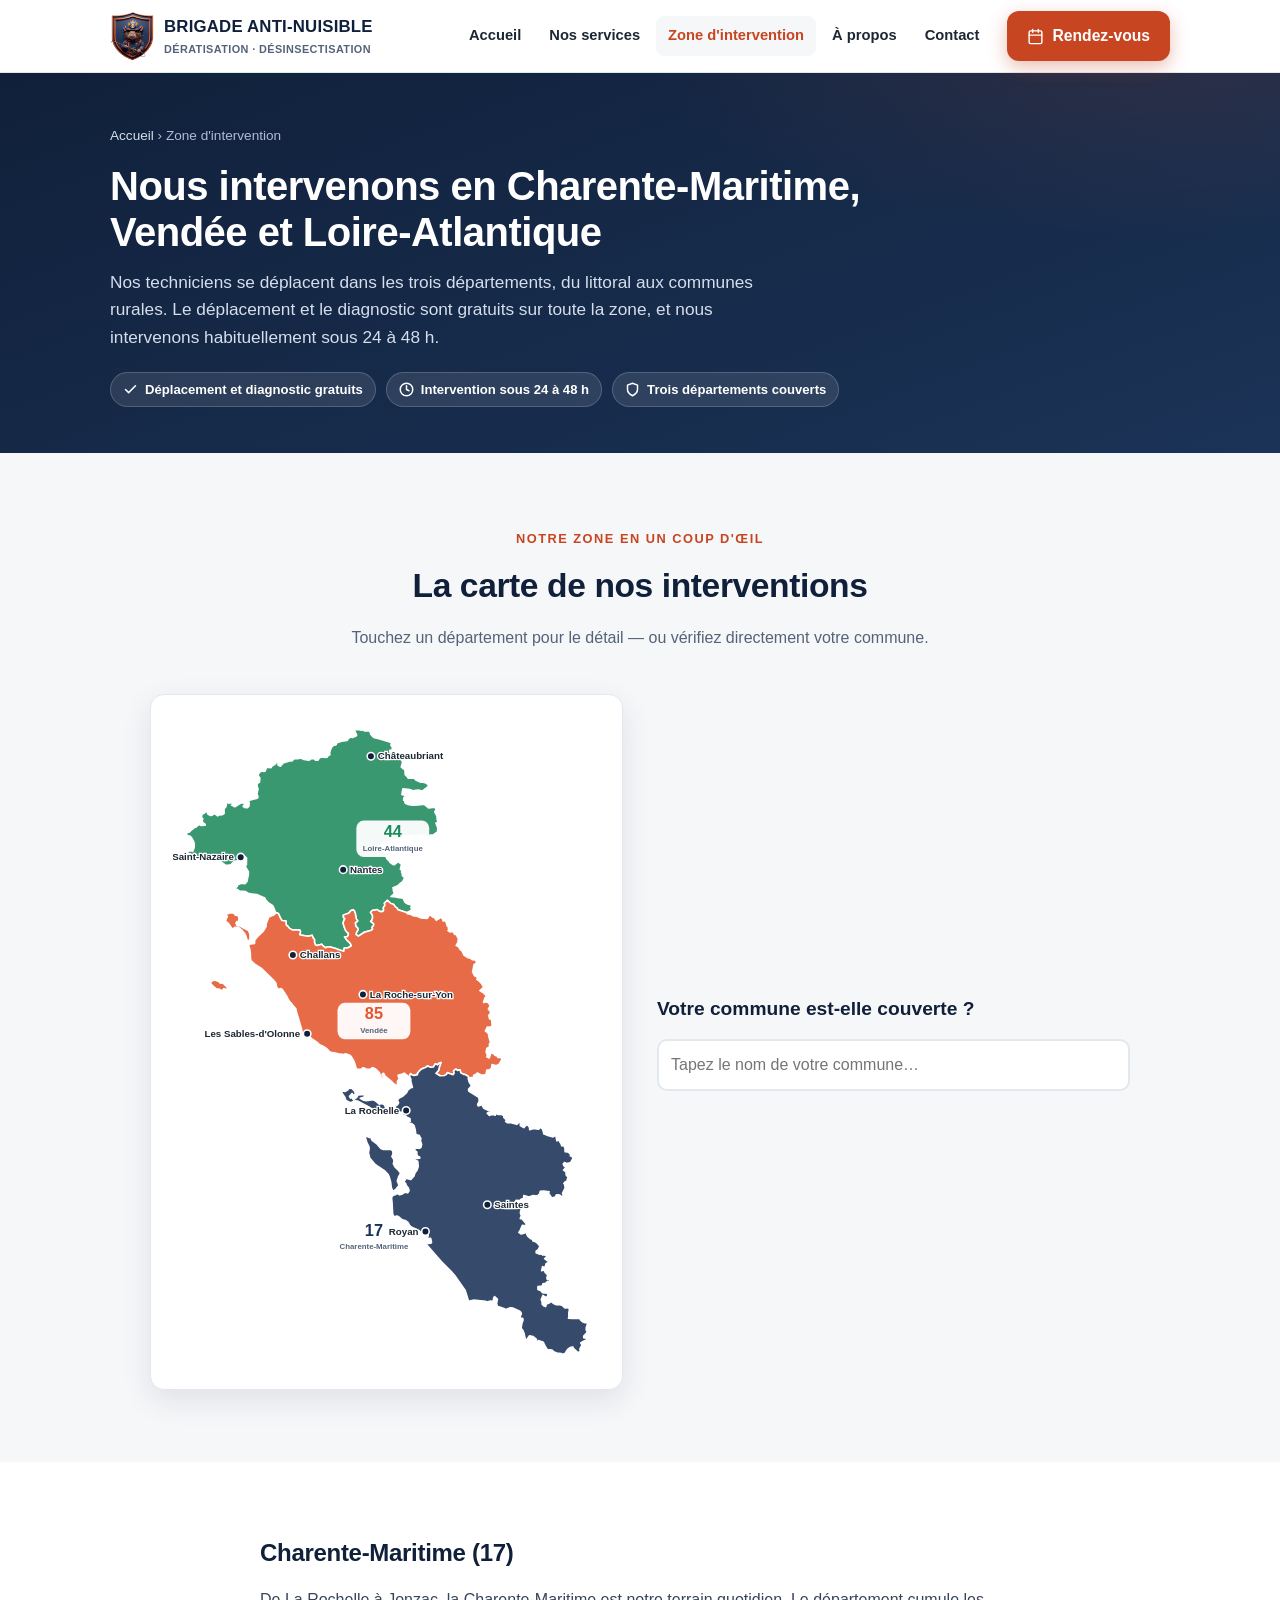
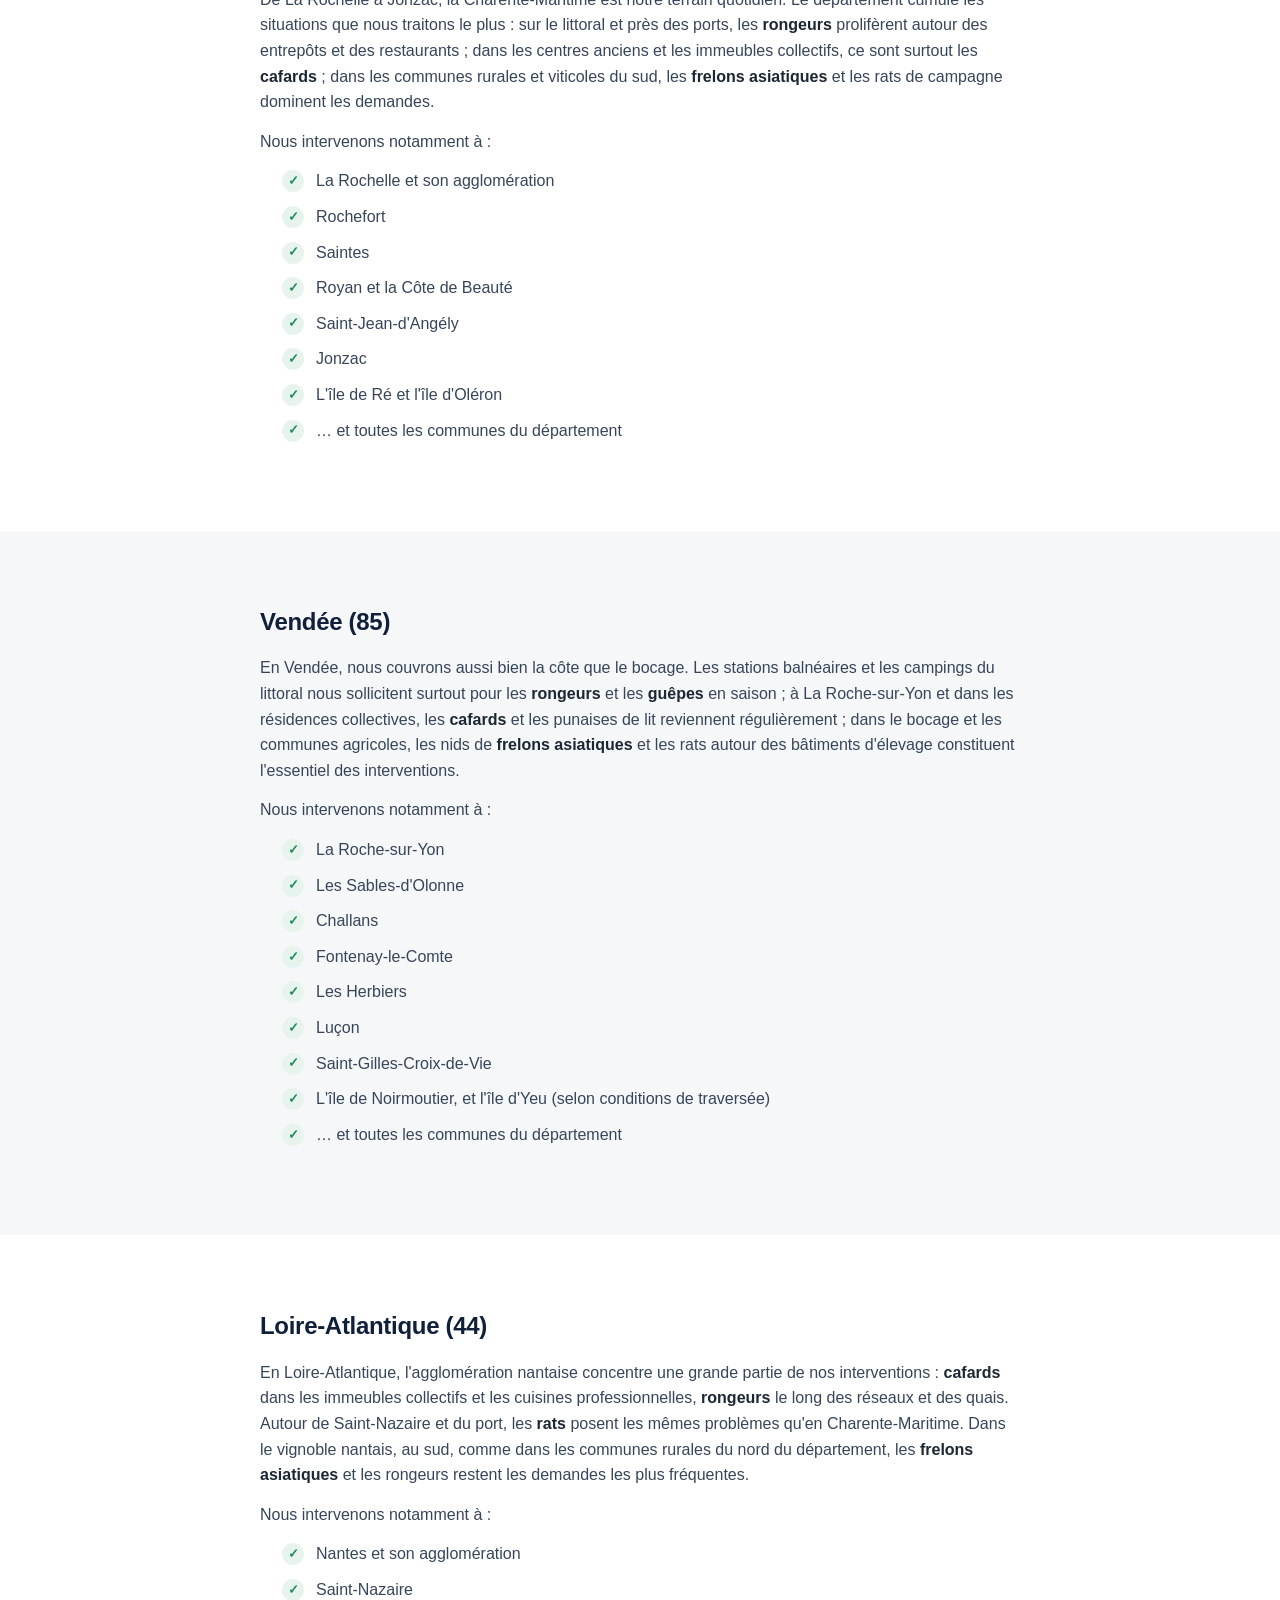
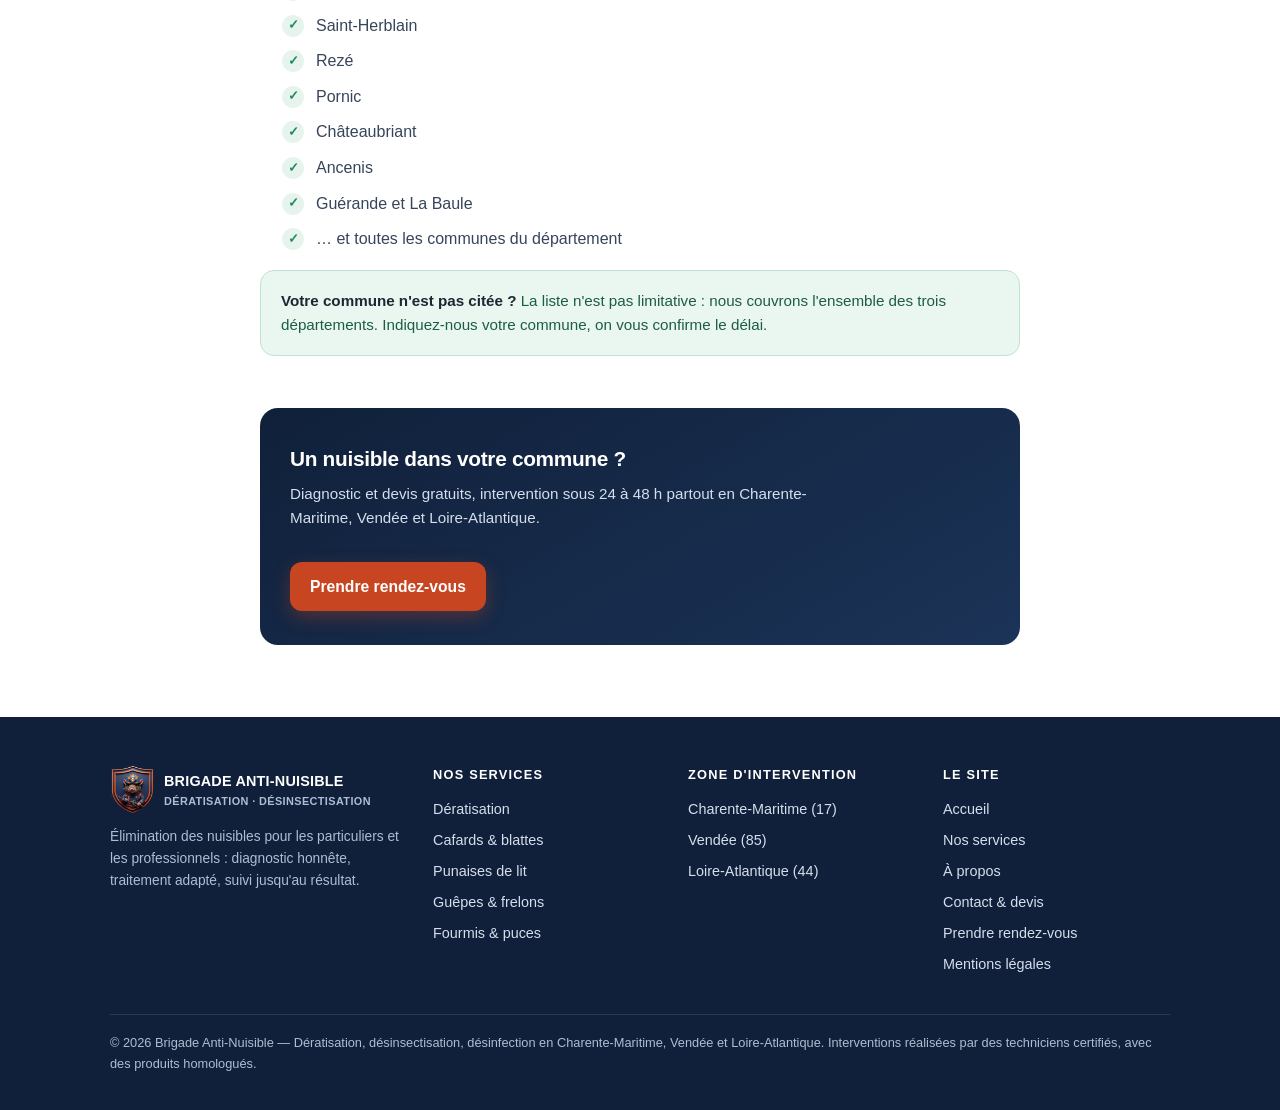
<file: zone-intervention.html>
<!DOCTYPE html>
<html lang="fr">
<head>
<meta charset="UTF-8">
<meta name="viewport" content="width=device-width, initial-scale=1">
<meta name="theme-color" content="#10203A">
<title>Zone d'intervention — Charente-Maritime, Vendée, Loire-Atlantique | Brigade Anti-Nuisible</title>
<meta name="description" content="Brigade Anti-Nuisible intervient dans toute la Charente-Maritime (17), la Vendée (85) et la Loire-Atlantique (44) : La Rochelle, La Roche-sur-Yon, Nantes et toutes les communes des trois départements. Déplacement et diagnostic gratuits, intervention sous 24 à 48 h.">
<meta property="og:title" content="Zone d'intervention — Charente-Maritime, Vendée, Loire-Atlantique | Brigade Anti-Nuisible">
<meta property="og:description" content="Dératisation et désinsectisation dans toute la Charente-Maritime (17), la Vendée (85) et la Loire-Atlantique (44). Déplacement et diagnostic gratuits, intervention sous 24 à 48 h.">
<meta property="og:type" content="website">
<meta property="og:locale" content="fr_FR">
<meta property="og:url" content="https://justin17553-boop.github.io/brigade-anti-nuisible/zone-intervention.html">
<meta property="og:image" content="https://justin17553-boop.github.io/brigade-anti-nuisible/og-image.png">
<meta name="twitter:card" content="summary_large_image">
<meta name="twitter:image" content="https://justin17553-boop.github.io/brigade-anti-nuisible/og-image.png">
<link rel="stylesheet" href="style.css">
<link rel="icon" type="image/png" href="favicon.png">
<link rel="apple-touch-icon" href="apple-touch-icon.png">
</head>
<body>

<a class="evitement" href="#haut">Aller au contenu</a>

<!-- ══════════ EN-TÊTE ══════════ -->
<header>
  <div class="contenu barre">
    <a class="logo" href="index.html" aria-label="Brigade Anti-Nuisible — accueil">
      <img src="blason.png?v=4" alt="" width="44" height="49">
      <span>BRIGADE ANTI-NUISIBLE<small>Dératisation · Désinsectisation</small></span>
    </a>
    <button class="burger" aria-label="Ouvrir le menu" aria-expanded="false" aria-controls="menu-principal">
      <span></span><span></span><span></span>
    </button>
    <nav class="principal" id="menu-principal" aria-label="Navigation principale">
      <a href="index.html">Accueil</a>
      <a href="services.html">Nos services</a>
      <a href="zone-intervention.html" class="actif" aria-current="page">Zone d'intervention</a>
      <a href="a-propos.html">À propos</a>
      <a href="contact.html">Contact</a>
    </nav>
    <!-- À VENIR : remplacer ce bouton par le bouton d'appel tel:+33XXXXXXXXX dès que le numéro existe -->
    <a class="btn btn-alerte cta-entete" href="rendez-vous.html">
      <svg viewBox="0 0 24 24" width="17" height="17" fill="none" stroke="currentColor" stroke-width="2" stroke-linecap="round" stroke-linejoin="round" aria-hidden="true"><rect x="3" y="4" width="18" height="18" rx="2"/><line x1="16" y1="2" x2="16" y2="6"/><line x1="8" y1="2" x2="8" y2="6"/><line x1="3" y1="10" x2="21" y2="10"/></svg>
      Rendez-vous
    </a>
  </div>
</header>

<main id="haut">

<!-- ══════════ HÉROS DE PAGE ══════════ -->
<div class="page-hero">
  <div class="contenu">
    <nav class="fil" aria-label="Fil d'Ariane"><a href="index.html">Accueil</a> › Zone d'intervention</nav>
    <h1>Nous intervenons en Charente-Maritime, Vendée et Loire-Atlantique</h1>
    <p class="chapeau">
      Nos techniciens se déplacent dans les trois départements, du littoral aux
      communes rurales. Le déplacement et le diagnostic sont gratuits sur toute
      la zone, et nous intervenons habituellement sous 24 à 48&nbsp;h.
    </p>
    <div class="badge-ligne">
      <span class="badge">
        <svg viewBox="0 0 24 24" fill="none" stroke="currentColor" stroke-width="2.4" stroke-linecap="round" stroke-linejoin="round" aria-hidden="true"><polyline points="20 6 9 17 4 12"/></svg>
        Déplacement et diagnostic gratuits
      </span>
      <span class="badge">
        <svg viewBox="0 0 24 24" fill="none" stroke="currentColor" stroke-width="2.4" stroke-linecap="round" stroke-linejoin="round" aria-hidden="true"><circle cx="12" cy="12" r="10"/><polyline points="12 6 12 12 16 14"/></svg>
        Intervention sous 24 à 48&nbsp;h
      </span>
      <span class="badge">
        <svg viewBox="0 0 24 24" fill="none" stroke="currentColor" stroke-width="2.4" stroke-linecap="round" stroke-linejoin="round" aria-hidden="true"><path d="M12 22s8-4 8-10V5l-8-3-8 3v7c0 6 8 10 8 10z"/></svg>
        Trois départements couverts
      </span>
    </div>
  </div>
</div>


<!-- ══════════ CARTE + VÉRIFICATEUR DE COMMUNE ══════════ -->
<section class="sur-papier">
  <div class="contenu">
    <div class="titre-section">
      <span class="sur-titre">Notre zone en un coup d'œil</span>
      <h2>La carte de nos interventions</h2>
      <p>Touchez un département pour le détail — ou vérifiez directement votre commune.</p>
    </div>
    <div class="zone-grille">
      <div class="zone-carte-cadre">
<svg class="carte-zone" viewBox="-20 -20 680 1035.0" role="img" aria-label="Carte des trois départements couverts : Loire-Atlantique, Vendée, Charente-Maritime">
<a href="#loire-atlantique" aria-label="Loire-Atlantique (44)"><g class="dep-g" data-dep="44">
<path class="dep" d="M351.9,291.5 338.4,287.0 336.6,283.9 334.0,282.3 331.5,278.7 326.7,276.8 321.3,271.8 316.6,276.7 317.5,280.0 314.8,283.7 315.5,287.9 314.0,289.8 311.1,290.0 307.4,288.5 305.3,286.5 300.8,287.9 297.9,287.7 294.5,291.0 297.4,295.1 297.9,299.7 296.8,303.5 294.8,305.5 299.4,309.0 299.6,311.6 297.0,314.8 297.9,317.8 295.9,319.5 284.7,322.8 275.2,328.9 271.3,326.2 272.4,322.7 274.9,318.6 273.9,315.8 271.2,313.3 270.3,308.0 274.2,304.7 271.9,301.5 270.2,292.4 268.7,288.4 266.3,287.0 262.5,288.9 260.3,292.1 251.2,295.5 251.5,299.1 253.6,301.0 251.5,305.4 250.9,308.9 254.0,318.1 256.5,322.1 259.2,324.3 259.1,327.6 257.3,329.8 253.2,330.1 256.5,335.0 262.3,340.6 264.1,344.3 258.2,347.8 252.6,347.9 252.1,352.9 244.1,350.7 239.1,348.6 230.6,346.3 225.3,346.2 223.2,347.6 218.7,344.3 216.9,341.9 209.3,344.0 206.6,342.8 205.3,338.9 205.3,334.3 203.0,331.6 201.6,327.7 195.6,329.2 189.7,328.5 181.7,326.8 183.1,321.4 181.4,318.9 170.1,319.0 165.8,316.7 162.5,312.8 160.1,311.2 160.0,304.9 153.6,304.1 151.8,301.5 147.8,292.9 144.4,291.7 143.6,291.5 139.6,282.0 138.3,279.9 131.3,275.5 127.4,270.9 126.1,268.1 113.3,262.8 100.7,261.3 95.1,257.9 85.8,257.2 82.9,254.7 77.6,253.6 82.2,249.9 83.0,247.0 89.3,244.7 94.5,245.6 97.8,241.9 100.0,230.8 100.0,226.4 96.1,220.1 95.1,216.6 96.9,215.3 97.1,204.8 92.7,200.4 88.2,203.9 83.4,206.3 82.6,209.3 77.9,209.4 72.1,215.3 64.2,216.5 54.7,209.7 54.1,207.3 50.8,203.6 47.2,201.6 40.1,200.1 34.6,202.0 33.3,203.9 35.5,208.4 27.8,207.3 25.8,205.0 19.1,203.2 14.9,200.4 3.7,197.0 3.5,194.2 7.9,192.9 11.3,194.0 13.5,188.5 14.0,183.0 13.0,178.4 9.4,172.1 6.9,169.7 4.4,169.5 0.0,166.4 3.3,164.0 6.2,163.3 9.1,160.0 14.7,155.6 16.9,155.4 19.0,152.7 21.5,151.3 25.1,152.8 31.0,152.4 31.4,151.1 27.0,148.0 26.6,144.9 27.6,142.2 25.1,139.7 26.3,134.7 29.7,133.3 33.9,129.2 35.5,134.7 39.7,136.9 42.1,136.6 44.1,134.6 46.9,134.2 51.1,137.4 53.0,136.2 58.6,135.5 61.4,133.8 61.3,126.0 63.7,123.7 64.8,120.7 65.5,115.1 69.4,117.4 73.9,116.2 75.0,119.3 73.2,120.3 78.5,123.2 84.6,119.0 87.9,117.3 93.4,116.6 93.6,120.3 91.5,122.1 93.7,123.9 98.6,124.4 101.0,122.2 101.3,116.9 100.5,112.9 112.7,109.7 114.9,108.6 115.3,106.3 113.6,102.8 115.4,94.7 113.6,88.5 114.7,85.6 117.8,83.7 118.3,77.0 115.3,73.3 117.0,69.2 120.8,65.9 125.0,66.7 126.8,66.1 128.7,60.9 130.6,59.8 136.2,60.7 137.1,58.8 143.2,54.5 145.9,50.6 147.2,52.6 147.2,56.6 151.0,58.5 155.4,53.3 166.5,49.7 169.4,50.1 173.4,45.9 179.0,46.4 183.1,45.4 188.7,47.6 196.3,49.0 200.7,46.2 205.5,47.0 207.0,48.8 211.0,48.7 213.1,45.0 217.7,43.7 223.3,44.4 225.6,43.9 227.9,40.6 229.8,40.3 229.5,37.1 230.4,33.0 232.8,27.9 235.2,25.2 239.8,24.3 240.9,20.8 251.3,18.0 257.2,17.3 259.2,14.5 263.2,11.8 266.0,12.7 272.1,10.0 272.5,8.6 268.8,0.6 273.5,0.0 280.4,0.9 283.0,0.3 284.7,2.2 291.6,1.9 293.9,3.9 294.9,7.6 298.4,11.6 301.0,13.0 309.5,14.9 327.7,20.6 327.1,25.5 329.5,28.3 328.7,32.9 325.2,33.0 325.5,36.2 329.1,38.9 335.3,41.6 340.3,40.6 340.0,44.8 345.4,50.4 345.0,54.3 343.4,59.5 347.0,62.6 349.1,62.8 349.8,71.9 353.5,75.3 354.5,77.6 363.9,77.2 366.6,80.5 374.9,84.1 377.1,83.5 382.7,84.9 387.3,88.6 383.5,93.4 380.9,94.6 377.6,98.0 370.2,96.4 361.7,97.3 357.2,95.6 346.0,94.5 344.5,103.5 351.0,105.5 347.6,108.7 347.3,112.4 348.8,112.8 349.8,117.3 353.9,119.2 361.1,120.5 370.9,120.2 379.3,119.0 382.3,120.8 386.9,124.9 397.1,123.5 399.2,127.6 397.1,130.2 397.3,132.4 400.4,137.6 400.5,141.6 401.9,148.2 398.8,149.0 401.7,156.6 401.3,161.1 402.4,162.1 397.1,165.6 395.3,167.5 390.4,167.8 384.6,169.8 377.8,169.7 374.7,168.3 369.4,167.8 361.1,169.5 354.7,168.7 347.2,169.5 345.0,170.9 342.2,174.4 337.0,175.5 332.0,175.3 323.8,178.6 319.1,178.5 314.2,179.8 309.5,185.0 306.5,186.4 300.6,191.9 303.1,193.1 307.2,192.4 312.9,192.3 315.5,193.1 320.0,197.6 319.3,202.7 320.8,206.0 324.0,208.6 325.6,211.6 329.5,214.4 332.0,215.3 335.9,212.7 337.1,210.6 339.7,211.3 343.9,214.9 342.1,222.5 345.0,224.4 344.0,227.0 345.2,229.5 345.4,233.1 348.2,234.9 348.3,237.7 345.1,243.0 342.1,244.7 338.1,248.9 330.3,251.9 331.2,257.6 332.7,258.9 331.3,262.3 327.1,265.9 335.2,266.5 338.5,267.4 346.5,268.5 348.6,273.3 350.6,276.1 353.4,277.6 360.2,279.5 358.9,282.9 359.8,287.6 351.9,291.5Z" fill="#1F8A5D"/>
<rect class="dep-etiq" x="272" y="145" width="116" height="58" rx="12"/>
<text x="330" y="171" text-anchor="middle" font-size="26" font-weight="800" fill="#1F8A5D">44</text>
<text class="dep-nom" x="330" y="193" text-anchor="middle" font-size="12.5" font-weight="700">Loire-Atlantique</text>
</g></a>
<a href="#vendee" aria-label="Vendée (85)"><g class="dep-g" data-dep="85">
<path class="dep" d="M63.4,407.5 68.1,412.5 64.2,413.7 61.1,412.6 59.1,414.8 56.2,415.9 54.4,413.7 48.9,413.0 43.7,408.5 40.0,404.6 40.0,402.2 43.9,399.3 46.8,399.2 53.4,401.3 54.6,403.6 59.7,403.9 63.4,407.5Z M351.9,291.5 353.3,293.2 359.3,294.6 363.7,296.8 366.4,296.6 375.2,300.1 385.0,300.7 388.9,294.6 393.5,298.4 397.2,300.3 399.4,304.0 401.6,301.0 403.2,301.9 405.6,298.9 409.1,301.0 410.2,304.9 412.9,304.1 415.6,307.8 416.0,310.9 416.7,312.7 419.7,313.6 418.1,315.8 419.7,318.2 418.0,320.2 420.7,322.3 426.0,321.6 428.8,326.4 431.6,326.3 433.3,331.4 437.1,331.2 434.0,335.1 433.9,338.6 430.9,344.0 435.1,345.9 436.8,349.6 440.2,352.5 443.5,359.1 449.4,363.3 452.8,363.7 457.0,366.7 461.7,367.0 463.7,371.5 459.4,374.5 457.1,386.4 458.7,388.3 460.0,392.2 462.8,393.0 465.3,395.4 463.8,397.9 467.9,400.8 471.6,404.7 474.8,410.6 468.7,415.7 474.4,419.3 479.4,424.2 476.5,427.9 474.6,434.6 477.8,433.4 482.3,435.2 485.3,439.8 482.1,445.1 484.7,447.7 485.9,451.4 482.7,455.4 484.4,460.9 487.2,460.8 488.3,471.4 486.3,473.5 480.5,473.8 477.5,480.3 479.7,481.2 482.6,484.7 482.8,488.2 485.7,498.4 483.9,500.7 484.1,505.6 479.6,508.0 478.7,513.8 480.6,518.3 479.7,521.3 483.6,523.1 486.3,514.7 490.3,516.0 493.3,518.9 495.7,519.4 497.3,522.2 501.2,522.1 504.3,524.6 499.4,532.9 494.9,535.4 488.0,533.6 487.5,538.8 484.2,541.8 479.7,542.3 478.8,547.9 476.8,549.7 470.8,550.1 464.5,546.8 462.0,549.5 458.8,550.5 458.4,555.1 455.2,554.1 451.3,554.4 449.4,551.8 445.0,549.3 442.9,549.1 438.3,546.8 437.1,541.7 432.9,542.9 431.3,540.9 429.0,541.3 426.8,544.1 427.7,547.0 426.2,549.7 417.0,546.4 415.8,548.6 412.8,550.9 405.3,551.3 398.7,547.4 402.9,542.9 404.5,536.7 406.8,530.2 403.7,531.3 401.3,534.0 397.9,532.2 394.6,537.4 390.2,537.7 385.6,535.8 381.8,538.2 375.9,540.5 372.9,543.1 368.9,548.2 369.5,549.8 364.1,550.7 360.7,550.0 358.2,548.0 356.7,552.2 354.2,551.9 348.2,547.1 344.3,549.0 338.8,550.0 338.4,551.2 340.2,555.8 337.5,560.0 337.3,568.0 330.7,563.3 327.9,560.3 317.9,552.0 315.2,547.3 312.7,549.0 315.4,554.3 314.5,556.6 311.9,554.7 308.9,548.0 308.9,546.6 302.8,540.7 297.5,538.3 293.8,541.0 289.0,541.2 285.1,539.2 282.1,538.8 280.0,541.0 272.7,540.6 271.5,539.2 269.9,532.9 267.3,526.4 263.7,520.6 260.5,518.1 254.8,516.3 251.6,517.7 243.1,516.5 236.5,514.8 232.5,514.5 228.9,512.7 225.2,508.4 220.7,505.2 213.4,502.0 209.6,498.2 201.3,492.8 195.1,486.1 191.6,485.4 188.5,487.4 186.3,485.8 184.7,476.7 178.9,457.0 177.3,452.3 175.4,444.1 171.1,439.6 168.8,436.1 166.8,434.6 163.5,430.0 161.3,424.9 153.7,413.6 151.7,412.5 147.9,413.8 144.9,409.8 143.8,403.6 139.4,398.6 121.5,380.9 110.2,373.5 104.5,368.5 103.4,365.1 103.2,357.3 102.3,349.3 100.7,344.5 101.1,342.0 109.8,340.7 110.1,335.4 113.7,330.8 123.8,321.0 128.3,313.4 128.2,309.6 132.6,298.6 140.1,295.4 144.4,291.7 147.8,292.9 151.8,301.5 153.6,304.1 160.0,304.9 160.1,311.2 162.5,312.8 165.8,316.7 170.1,319.0 181.4,318.9 183.1,321.4 181.7,326.8 189.7,328.5 195.6,329.2 201.6,327.7 203.0,331.6 205.3,334.3 205.3,338.9 206.6,342.8 209.3,344.0 216.9,341.9 218.7,344.3 223.2,347.6 225.3,346.2 230.6,346.3 239.1,348.6 244.1,350.7 252.1,352.9 252.6,347.9 258.2,347.8 264.1,344.3 262.3,340.6 256.5,335.0 253.2,330.1 257.3,329.8 259.1,327.6 259.2,324.3 256.5,322.1 254.0,318.1 250.9,308.9 251.5,305.4 253.6,301.0 251.5,299.1 251.2,295.5 260.3,292.1 262.5,288.9 266.3,287.0 268.7,288.4 270.2,292.4 271.9,301.5 274.2,304.7 270.3,308.0 271.2,313.3 273.9,315.8 274.9,318.6 272.4,322.7 271.3,326.2 275.2,328.9 284.7,322.8 295.9,319.5 297.9,317.8 297.0,314.8 299.6,311.6 299.4,309.0 294.8,305.5 296.8,303.5 297.9,299.7 297.4,295.1 294.5,291.0 297.9,287.7 300.8,287.9 305.3,286.5 307.4,288.5 311.1,290.0 314.0,289.8 315.5,287.9 314.8,283.7 317.5,280.0 316.6,276.7 321.3,271.8 326.7,276.8 331.5,278.7 334.0,282.3 336.6,283.9 338.4,287.0 351.9,291.5Z M90.1,319.9 83.8,314.8 79.0,314.7 76.0,317.4 73.5,316.4 67.9,308.2 64.3,306.1 64.1,303.0 66.5,297.6 63.6,293.1 67.8,293.2 70.3,291.6 76.6,292.0 79.6,295.7 83.2,296.1 85.0,299.3 84.9,305.2 81.6,305.9 80.2,308.7 81.9,311.9 84.5,311.7 100.3,320.3 102.7,326.0 102.5,333.5 101.2,335.9 101.1,340.0 97.6,334.4 96.2,329.3 94.2,325.0 90.1,319.9Z" fill="#E4572E"/>
<rect class="dep-etiq" x="242" y="435" width="116" height="58" rx="12"/>
<text x="300" y="461" text-anchor="middle" font-size="26" font-weight="800" fill="#E4572E">85</text>
<text class="dep-nom" x="300" y="483" text-anchor="middle" font-size="12.5" font-weight="700">Vendée</text>
</g></a>
<a href="#charente-maritime" aria-label="Charente-Maritime (17)"><g class="dep-g" data-dep="17">
<path class="dep" d="M269.0,588.5 272.5,585.9 274.7,581.8 286.0,581.3 283.7,585.6 278.2,587.3 283.7,590.4 288.1,591.0 298.2,589.5 302.3,591.2 308.6,596.7 312.2,595.6 316.4,597.2 320.6,606.6 324.9,606.3 320.1,611.3 313.0,612.9 308.8,612.1 307.3,610.9 300.4,608.2 296.5,604.0 291.8,601.0 273.8,591.4 270.6,591.2 262.8,594.3 255.4,590.6 253.3,585.0 248.9,578.7 248.9,575.7 254.0,576.4 258.4,573.6 260.7,571.3 264.1,571.1 268.7,575.1 270.6,580.1 268.7,581.8 266.4,581.6 265.2,579.5 261.1,584.1 262.6,586.9 264.4,586.1 267.3,589.7 269.0,588.5Z M356.7,552.2 358.2,548.0 360.7,550.0 364.1,550.7 369.5,549.8 368.9,548.2 372.9,543.1 375.9,540.5 381.8,538.2 385.6,535.8 390.2,537.7 394.6,537.4 397.9,532.2 401.3,534.0 403.7,531.3 406.8,530.2 404.5,536.7 402.9,542.9 398.7,547.4 405.3,551.3 412.8,550.9 415.8,548.6 417.0,546.4 426.2,549.7 427.7,547.0 426.8,544.1 429.0,541.3 431.3,540.9 432.9,542.9 437.1,541.7 438.3,546.8 442.9,549.1 445.0,549.3 449.4,551.8 451.3,554.4 450.1,555.2 451.4,560.7 454.7,566.3 454.9,567.9 450.6,572.8 451.0,575.8 466.2,585.2 467.3,587.2 467.6,592.0 465.1,596.9 466.1,599.5 471.7,597.7 475.1,603.1 481.7,606.3 485.6,606.1 487.1,609.3 483.4,609.0 480.5,611.0 483.8,614.7 486.0,613.4 489.7,613.0 493.1,614.1 494.2,611.0 497.4,612.9 502.1,612.4 507.1,615.3 506.8,617.6 511.4,622.1 509.7,623.9 512.3,626.0 518.1,626.3 527.4,628.7 533.1,623.6 533.1,630.6 538.6,634.0 543.0,629.3 545.7,630.8 547.8,633.7 548.0,637.3 554.2,635.2 562.3,636.4 565.4,633.3 568.2,635.8 570.2,641.5 570.4,643.9 576.9,646.3 585.4,648.7 590.1,645.7 590.0,648.6 591.3,655.0 595.6,652.8 595.7,656.5 597.7,659.0 599.0,662.8 602.4,663.1 604.1,665.9 604.4,672.2 609.0,672.9 612.9,675.7 612.8,679.0 615.3,679.2 617.0,682.8 614.0,688.2 614.3,690.6 610.7,690.1 606.2,691.1 603.5,689.5 601.4,691.8 602.8,694.8 605.7,696.9 601.9,701.7 605.9,704.2 606.0,708.9 607.0,710.8 609.8,711.6 608.1,715.4 607.3,719.5 604.7,720.0 602.4,722.8 603.6,724.0 604.6,730.0 600.3,738.7 601.5,741.1 599.6,744.6 595.9,741.3 590.9,740.8 588.8,744.4 583.2,746.0 578.0,738.3 579.0,736.1 570.4,734.8 565.0,735.3 564.1,739.3 561.1,741.9 558.4,742.8 553.6,741.9 547.2,744.3 538.6,742.0 538.2,747.0 535.3,747.5 531.9,750.2 526.6,749.5 523.3,754.8 523.8,759.2 534.8,758.3 538.5,760.8 533.8,765.6 533.2,770.0 534.8,774.1 533.0,778.7 536.1,779.5 543.1,788.0 540.0,790.4 536.5,789.3 532.5,798.5 530.7,800.8 534.6,803.4 538.8,802.3 542.0,800.3 544.7,806.5 549.0,810.5 552.6,811.8 553.3,814.4 556.5,815.2 559.7,817.4 564.5,822.6 561.7,828.1 558.4,830.6 558.3,833.3 564.2,835.7 566.1,834.8 568.4,836.7 572.1,836.9 574.9,838.3 574.7,840.4 571.8,842.6 575.4,845.5 578.2,844.9 577.1,849.0 574.1,850.5 572.5,856.6 568.5,855.3 567.1,861.8 569.3,860.8 571.8,862.0 572.7,864.6 576.5,868.3 575.4,874.0 576.2,875.8 580.0,875.3 580.1,878.9 576.2,879.0 573.5,881.6 569.1,882.7 568.7,885.2 565.8,886.8 561.1,887.2 561.2,891.7 565.5,893.4 568.5,896.7 575.7,897.5 577.1,898.9 576.1,903.5 572.7,903.9 569.2,901.1 566.5,907.9 568.0,912.1 567.7,914.8 570.1,917.5 573.5,918.9 574.5,915.0 579.2,913.3 582.0,910.7 585.5,913.6 590.5,916.1 593.9,915.5 599.4,916.8 604.1,921.0 607.6,920.6 611.4,922.4 610.3,929.5 610.4,935.0 609.8,937.3 616.5,937.9 627.5,937.3 629.4,940.7 632.1,943.0 636.2,944.6 639.4,944.3 640.0,946.9 638.1,952.4 638.0,956.4 639.6,957.7 639.0,960.7 634.1,965.8 634.0,968.6 638.4,969.4 639.7,971.5 633.2,974.3 629.3,976.8 631.3,980.1 628.1,986.4 628.5,990.1 626.6,991.8 624.0,991.3 617.6,985.2 616.7,983.2 613.3,983.8 610.3,985.5 607.4,988.5 604.8,993.1 600.4,995.0 598.1,993.7 591.3,992.9 586.2,990.9 584.1,988.6 580.9,987.6 577.2,988.0 574.9,985.8 570.6,978.1 569.8,975.9 561.7,973.0 560.3,977.1 558.7,973.3 558.5,970.6 553.1,966.5 547.8,965.5 543.8,970.9 542.9,975.2 540.2,967.5 539.4,962.7 537.4,957.3 534.4,953.2 535.5,945.7 537.5,940.3 536.9,937.6 532.8,937.4 532.7,935.6 534.7,930.4 534.1,928.1 531.4,925.9 521.0,921.3 517.2,920.8 510.4,923.4 505.8,921.4 498.9,919.3 496.9,919.3 495.3,914.5 496.6,907.0 492.0,902.9 490.4,905.8 490.2,910.8 485.7,909.9 480.0,911.8 477.8,910.4 462.4,908.9 458.1,908.7 450.7,910.5 445.4,893.4 428.7,869.5 422.8,862.8 407.3,847.3 382.6,818.9 390.8,818.0 391.7,816.5 390.4,810.2 386.7,810.6 385.3,808.8 386.6,805.5 383.9,801.9 381.3,803.7 376.8,802.3 370.8,797.3 360.1,792.7 348.7,782.8 345.0,780.8 340.1,776.6 336.8,774.6 331.5,775.9 329.8,771.3 328.8,752.4 328.2,747.2 328.5,743.9 331.4,741.2 333.9,740.9 336.9,738.7 341.1,741.0 345.4,739.5 349.2,736.7 353.8,737.8 355.9,734.5 354.8,730.0 351.5,726.1 350.4,722.4 347.1,720.8 349.8,717.4 350.8,714.6 358.8,716.7 363.8,711.0 365.2,706.2 368.7,701.4 370.6,695.8 369.8,687.6 365.1,685.7 365.5,683.3 373.0,682.8 372.8,680.7 370.0,679.7 368.4,677.0 368.2,672.6 365.5,670.5 364.3,668.1 368.0,666.3 373.3,666.7 375.1,664.9 375.9,660.6 373.8,654.2 374.9,651.7 372.3,646.5 366.8,645.1 365.6,636.7 363.9,630.7 360.3,627.6 356.5,627.8 353.3,625.2 357.7,624.5 357.5,619.6 352.0,616.8 350.2,614.9 345.9,614.2 346.3,611.6 348.6,610.8 348.9,608.3 341.8,610.0 337.4,611.8 332.0,610.4 328.6,607.6 330.1,604.5 333.1,604.5 334.5,599.4 337.5,597.7 339.3,594.2 337.5,590.6 339.4,587.4 346.3,583.5 352.0,578.3 353.8,574.2 359.5,570.0 361.3,569.9 358.6,559.5 358.9,557.1 356.7,552.2Z M326.6,720.5 324.3,712.4 322.6,708.8 317.3,702.9 304.7,694.5 301.4,691.9 293.2,682.3 291.3,674.1 292.4,666.9 291.9,663.7 289.1,658.8 285.8,647.7 287.4,647.2 292.7,649.6 296.4,650.4 296.2,653.0 297.7,654.8 305.2,660.3 311.0,667.2 315.2,668.7 318.8,668.9 327.1,668.2 330.1,671.4 330.3,676.0 328.6,680.1 331.7,684.9 331.8,688.9 330.7,691.1 333.2,696.2 337.5,700.4 342.0,705.7 342.0,707.2 339.1,712.8 337.2,718.9 340.2,726.4 337.8,728.3 334.8,732.5 330.0,735.5 327.7,729.4 326.6,720.5Z" fill="#1B3357"/>
<rect class="dep-etiq" x="242" y="780" width="116" height="58" rx="12"/>
<text x="300" y="806" text-anchor="middle" font-size="26" font-weight="800" fill="#1B3357">17</text>
<text class="dep-nom" x="300" y="828" text-anchor="middle" font-size="12.5" font-weight="700">Charente-Maritime</text>
</g></a>
<circle class="ville-pt" cx="351.3" cy="606.7" r="6"/>
<text class="ville-nom" x="340.3" y="611.7" text-anchor="end" font-size="15.5" font-weight="700">La Rochelle</text>
<circle class="ville-pt" cx="480.6" cy="756.8" r="6"/>
<text class="ville-nom" x="491.6" y="761.8" text-anchor="start" font-size="15.5" font-weight="700">Saintes</text>
<circle class="ville-pt" cx="382.0" cy="799.5" r="6"/>
<text class="ville-nom" x="371.0" y="804.5" text-anchor="end" font-size="15.5" font-weight="700">Royan</text>
<circle class="ville-pt" cx="282.5" cy="421.8" r="6"/>
<text class="ville-nom" x="293.5" y="426.8" text-anchor="start" font-size="15.5" font-weight="700">La Roche-sur-Yon</text>
<circle class="ville-pt" cx="193.6" cy="484.5" r="6"/>
<text class="ville-nom" x="182.6" y="489.5" text-anchor="end" font-size="15.5" font-weight="700">Les Sables-d&#39;Olonne</text>
<circle class="ville-pt" cx="170.9" cy="359.1" r="6"/>
<text class="ville-nom" x="181.9" y="364.1" text-anchor="start" font-size="15.5" font-weight="700">Challans</text>
<circle class="ville-pt" cx="251.0" cy="223.1" r="6"/>
<text class="ville-nom" x="262.0" y="228.1" text-anchor="start" font-size="15.5" font-weight="700">Nantes</text>
<circle class="ville-pt" cx="87.8" cy="203.2" r="6"/>
<text class="ville-nom" x="76.8" y="208.2" text-anchor="end" font-size="15.5" font-weight="700">Saint-Nazaire</text>
<circle class="ville-pt" cx="295.2" cy="42.6" r="6"/>
<text class="ville-nom" x="306.2" y="47.6" text-anchor="start" font-size="15.5" font-weight="700">Châteaubriant</text>
</svg>
      </div>
      <div class="zone-verif">
        <h3>Votre commune est-elle couverte&nbsp;?</h3>
        <div class="champ autocomplete">
          <label for="verif-commune" class="visuel-cache">Tapez le nom de votre commune</label>
          <input id="verif-commune" type="text" autocomplete="off"
                 role="combobox" aria-expanded="false" aria-controls="verif-suggestions" aria-autocomplete="list"
                 placeholder="Tapez le nom de votre commune…">
          <div class="suggestions" id="verif-suggestions"></div>
        </div>
        <div id="verif-oui" class="verif-resultat verif-oui" hidden>
          <b>✅ Oui&nbsp;! Nous intervenons à <span id="verif-nom"></span></b>
          (<span id="verif-dep"></span>). Déplacement et diagnostic gratuits.
          <a class="btn btn-alerte" href="rendez-vous.html">Prendre rendez-vous</a>
        </div>
        <div id="verif-non" class="verif-resultat verif-non" hidden>
          <b>Cette commune semble en dehors de nos trois départements…</b>
          mais on peut toujours trouver une solution&nbsp;: expliquez-nous votre
          situation, on vous dit franchement si on peut venir.
          <a class="btn btn-nuit" href="contact.html">Nous contacter</a>
        </div>
      </div>
    </div>
  </div>
</section>

<!-- ══════════ CHARENTE-MARITIME ══════════ -->
<section id="charente-maritime">
  <div class="contenu prose">
    <h2>Charente-Maritime (17)</h2>
    <p>
      De La Rochelle à Jonzac, la Charente-Maritime est notre terrain quotidien.
      Le département cumule les situations que nous traitons le plus&nbsp;: sur le
      littoral et près des ports, les <b>rongeurs</b> prolifèrent autour des
      entrepôts et des restaurants&nbsp;; dans les centres anciens
      et les immeubles collectifs, ce sont surtout les <b>cafards</b>&nbsp;; dans
      les communes rurales et viticoles du sud, les <b>frelons asiatiques</b> et
      les rats de campagne dominent les demandes.
    </p>
    <p>Nous intervenons notamment à&nbsp;:</p>
    <ul class="liste-coches">
      <li>La Rochelle et son agglomération</li>
      <li>Rochefort</li>
      <li>Saintes</li>
      <li>Royan et la Côte de Beauté</li>
      <li>Saint-Jean-d'Angély</li>
      <li>Jonzac</li>
      <li>L'île de Ré et l'île d'Oléron</li>
      <li>… et toutes les communes du département</li>
    </ul>
  </div>
</section>

<!-- ══════════ VENDÉE ══════════ -->
<section id="vendee" class="sur-papier">
  <div class="contenu prose">
    <h2>Vendée (85)</h2>
    <p>
      En Vendée, nous couvrons aussi bien la côte que le bocage. Les stations
      balnéaires et les campings du littoral nous sollicitent surtout pour les
      <b>rongeurs</b> et les <b>guêpes</b> en saison&nbsp;; à La Roche-sur-Yon et
      dans les résidences collectives, les <b>cafards</b> et les punaises de lit
      reviennent régulièrement&nbsp;; dans le bocage et les communes agricoles,
      les nids de <b>frelons asiatiques</b> et les rats autour des bâtiments
      d'élevage constituent l'essentiel des interventions.
    </p>
    <p>Nous intervenons notamment à&nbsp;:</p>
    <ul class="liste-coches">
      <li>La Roche-sur-Yon</li>
      <li>Les Sables-d'Olonne</li>
      <li>Challans</li>
      <li>Fontenay-le-Comte</li>
      <li>Les Herbiers</li>
      <li>Luçon</li>
      <li>Saint-Gilles-Croix-de-Vie</li>
      <li>L'île de Noirmoutier, et l'île d'Yeu (selon conditions de traversée)</li>
      <li>… et toutes les communes du département</li>
    </ul>
  </div>
</section>

<!-- ══════════ LOIRE-ATLANTIQUE ══════════ -->
<section id="loire-atlantique">
  <div class="contenu prose">
    <h2>Loire-Atlantique (44)</h2>
    <p>
      En Loire-Atlantique, l'agglomération nantaise concentre une grande partie
      de nos interventions&nbsp;: <b>cafards</b> dans les immeubles collectifs et
      les cuisines professionnelles, <b>rongeurs</b> le long des réseaux et des
      quais. Autour de Saint-Nazaire et du port, les <b>rats</b> posent les
      mêmes problèmes qu'en Charente-Maritime. Dans le vignoble nantais, au sud, comme dans les
      communes rurales du nord du département, les <b>frelons asiatiques</b>
      et les rongeurs restent les demandes les plus fréquentes.
    </p>
    <p>Nous intervenons notamment à&nbsp;:</p>
    <ul class="liste-coches">
      <li>Nantes et son agglomération</li>
      <li>Saint-Nazaire</li>
      <li>Saint-Herblain</li>
      <li>Rezé</li>
      <li>Pornic</li>
      <li>Châteaubriant</li>
      <li>Ancenis</li>
      <li>Guérande et La Baule</li>
      <li>… et toutes les communes du département</li>
    </ul>

    <div class="encart encart-ok">
      <b>Votre commune n'est pas citée&nbsp;?</b> La liste n'est pas
      limitative&nbsp;: nous couvrons l'ensemble des trois départements.
      Indiquez-nous votre commune, on vous confirme le délai.
    </div>

    <!-- ══ BANDE D'APPEL ══ -->
    <div class="bande-cta">
      <div>
        <h2>Un nuisible dans votre commune&nbsp;?</h2>
        <p>Diagnostic et devis gratuits, intervention sous 24 à 48&nbsp;h partout en Charente-Maritime, Vendée et Loire-Atlantique.</p>
      </div>
      <!-- À VENIR : ajouter ici le bouton d'appel tel:+33XXXXXXXXX dès que le numéro existe -->
      <a class="btn btn-alerte" href="rendez-vous.html">Prendre rendez-vous</a>
    </div>

  </div>
</section>

</main>

<!-- ══════════ PIED DE PAGE ══════════ -->
<footer>
  <div class="contenu">
    <div class="pied-haut">
      <div>
        <a class="logo" href="index.html">
          <img src="blason.png?v=4" alt="" width="44" height="49">
          <span>BRIGADE ANTI-NUISIBLE<small>Dératisation · Désinsectisation</small></span>
        </a>
        <p class="apropos">Élimination des nuisibles pour les particuliers et les professionnels&nbsp;: diagnostic honnête, traitement adapté, suivi jusqu'au résultat.</p>
      </div>
      <div>
        <h3>Nos services</h3>
        <ul>
          <li><a href="deratisation.html">Dératisation</a></li>
          <li><a href="cafards.html">Cafards &amp; blattes</a></li>
          <li><a href="punaises-de-lit.html">Punaises de lit</a></li>
          <li><a href="guepes-frelons.html">Guêpes &amp; frelons</a></li>
          <li><a href="fourmis-puces.html">Fourmis &amp; puces</a></li>
        </ul>
      </div>
      <div>
        <h3>Zone d'intervention</h3>
        <ul>
          <li><a href="zone-intervention.html#charente-maritime">Charente-Maritime (17)</a></li>
          <li><a href="zone-intervention.html#vendee">Vendée (85)</a></li>
          <li><a href="zone-intervention.html#loire-atlantique">Loire-Atlantique (44)</a></li>
        </ul>
      </div>
      <div>
        <h3>Le site</h3>
        <ul>
          <li><a href="index.html">Accueil</a></li>
          <li><a href="services.html">Nos services</a></li>
          <li><a href="a-propos.html">À propos</a></li>
          <li><a href="contact.html">Contact &amp; devis</a></li>
          <li><a href="rendez-vous.html">Prendre rendez-vous</a></li>
          <li><a href="mentions-legales.html">Mentions légales</a></li>
        </ul>
      </div>
    </div>
    <div class="pied-bas">
      © 2026 Brigade Anti-Nuisible — Dératisation, désinsectisation, désinfection en Charente-Maritime, Vendée et Loire-Atlantique.
      Interventions réalisées par des techniciens certifiés, avec des produits homologués.
    </div>
  </div>
</footer>

<!-- bouton de devis toujours à portée de pouce sur mobile
     À VENIR : redevenir un bouton d'appel tel:+33XXXXXXXXX dès que le numéro existe -->
<a class="devis-flottant" href="rendez-vous.html" aria-label="Prendre rendez-vous">
  <svg viewBox="0 0 24 24" fill="none" stroke="currentColor" stroke-width="2" stroke-linecap="round" stroke-linejoin="round" aria-hidden="true"><rect x="3" y="4" width="18" height="18" rx="2"/><line x1="16" y1="2" x2="16" y2="6"/><line x1="8" y1="2" x2="8" y2="6"/><line x1="3" y1="10" x2="21" y2="10"/></svg>
</a>

<script src="menu.js"></script>
<script src="communes.js"></script>
<script>
/* vérificateur de commune : autocomplétion sur la liste officielle,
   réponse « oui » avec le département, sinon invitation à nous contacter */
(function () {
  var champ = document.getElementById('verif-commune');
  if (!champ || typeof COMMUNES === 'undefined') return;
  var boite = document.getElementById('verif-suggestions');
  var DEPS = { '17': 'Charente-Maritime', '85': 'Vendée', '44': 'Loire-Atlantique' };
  function norm(s) {
    return s.toLowerCase().normalize('NFD').replace(/[\u0300-\u036f]/g, '')
            .replace(/[-'’ ]+/g, ' ').trim();
  }
  function fermer() { boite.classList.remove('visible'); boite.innerHTML = ''; champ.setAttribute('aria-expanded', 'false'); }
  function montrer(id, oui) {
    document.getElementById('verif-oui').hidden = !oui;
    document.getElementById('verif-non').hidden = oui;
  }
  function choisir(nom, dep) {
    champ.value = nom;
    fermer();
    document.getElementById('verif-nom').textContent = nom;
    document.getElementById('verif-dep').textContent = DEPS[dep] + ' — ' + dep;
    montrer(null, true);
  }
  champ.addEventListener('input', function () {
    document.getElementById('verif-oui').hidden = true;
    document.getElementById('verif-non').hidden = true;
    var t = norm(champ.value);
    fermer();
    if (t.length < 2) return;
    var prop = [];
    for (var i = 0; i < COMMUNES.length && prop.length < 8; i++) {
      if (norm(COMMUNES[i][0]).indexOf(t) === 0) prop.push(COMMUNES[i]);
    }
    if (!prop.length) {
      for (var j = 0; j < COMMUNES.length && prop.length < 8; j++) {
        if (norm(COMMUNES[j][0]).indexOf(t) !== -1) prop.push(COMMUNES[j]);
      }
    }
    if (!prop.length) { montrer(null, false); return; }
    prop.forEach(function (c) {
      var b = document.createElement('button');
      b.type = 'button';
      b.innerHTML = '<span></span><span class="dep"></span>';
      b.firstChild.textContent = c[0];
      b.lastChild.textContent = c[1];
      b.addEventListener('click', function () { choisir(c[0], c[1]); });
      boite.appendChild(b);
    });
    boite.classList.add('visible');
    champ.setAttribute('aria-expanded', 'true');
  });
  document.addEventListener('click', function (e) {
    if (!boite.contains(e.target) && e.target !== champ) fermer();
  });
})();
</script>

</body>
</html>
</file>
<file: style.css>
/* ══════════════════════════════════════════════════════════════
   BRIGADE ANTI-NUISIBLE — feuille de style commune à tout le site
   Site autonome : aucun fichier partagé avec un autre projet.
   ══════════════════════════════════════════════════════════════ */

:root{
  --nuit:#10203A;        /* bleu nuit : sérieux, confiance */
  --nuit-2:#1B3357;
  --alerte:#E4572E;      /* orange brique : décor, illustrations */
  --alerte-2:#C74521;    /* orange foncé : textes et boutons (contraste AA) */
  --ok:#1F8A5D;          /* vert : traité, garanti */
  --papier:#F6F7F9;
  --blanc:#FFFFFF;
  --encre:#1C2733;
  --encre-2:#54637A;
  --trait:#E3E8EF;
  --nuit-fond:#10203A;   /* bleu nuit utilisé comme FOND (identique jour et nuit) */
  --nuit-fond-2:#1B3357;
  --rond:14px;
  --ombre:0 10px 30px rgba(16,32,58,.10);
}
*{margin:0;padding:0;box-sizing:border-box}
html{scroll-behavior:smooth;scroll-padding-top:88px}
body{
  font-family:-apple-system,BlinkMacSystemFont,"Segoe UI",Roboto,"Helvetica Neue",Arial,sans-serif;
  color:var(--encre);background:var(--blanc);line-height:1.6;
}
img,svg{max-width:100%;display:block}
a{color:inherit}
.contenu{max-width:1100px;margin:0 auto;padding:0 20px}

/* ── Accessibilité : lien d'évitement ── */
.evitement{position:absolute;left:-9999px;top:0;background:var(--nuit-fond);color:#fff;padding:10px 16px;border-radius:0 0 10px 0;z-index:99}
.evitement:focus{left:0}

/* ══ EN-TÊTE ══ */
header{
  position:sticky;top:0;z-index:50;background:rgba(255,255,255,.94);
  backdrop-filter:blur(8px);-webkit-backdrop-filter:blur(8px);
  border-bottom:1px solid var(--trait);
}
.barre{display:flex;align-items:center;gap:16px;height:72px}
.logo{display:flex;align-items:center;gap:10px;text-decoration:none;font-weight:800;font-size:1.05rem;letter-spacing:.2px;color:var(--nuit)}
.logo svg{width:38px;height:38px;flex:none}
.logo img{width:44px;height:auto;flex:none}
.logo small{display:block;font-weight:600;font-size:.68rem;color:var(--encre-2);letter-spacing:.4px;text-transform:uppercase}
nav.principal{margin-left:auto;display:flex;gap:4px}
nav.principal a{
  text-decoration:none;font-weight:600;font-size:.92rem;color:var(--encre);
  padding:8px 12px;border-radius:8px;transition:background .15s;
}
nav.principal a:hover{background:var(--papier)}
nav.principal a.actif{background:var(--papier);color:var(--alerte-2)}
.btn{
  display:inline-flex;align-items:center;justify-content:center;gap:8px;
  text-decoration:none;font-weight:700;border-radius:12px;cursor:pointer;
  padding:12px 20px;font-size:.98rem;border:0;transition:transform .12s,box-shadow .12s,background .15s;
}
.btn:active{transform:scale(.97)}
.btn-alerte{background:var(--alerte-2);color:#fff;box-shadow:0 6px 18px rgba(199,69,33,.35)}
.btn-alerte:hover{background:#A93A1B}
.btn-clair{background:var(--blanc);color:var(--nuit);border:2px solid var(--trait)}
.btn-clair:hover{border-color:var(--nuit)}
.btn-nuit{background:var(--nuit-fond);color:#fff}
.btn-nuit:hover{background:var(--nuit-fond-2)}
.gros-bouton{font-size:1.15rem}
.cta-entete{white-space:nowrap}
.burger{display:none;margin-left:auto;background:none;border:0;cursor:pointer;padding:8px}
.burger span{display:block;width:24px;height:3px;background:var(--nuit);border-radius:2px;margin:5px 0;transition:.2s}
.burger[aria-expanded="true"] span:nth-child(1){transform:translateY(8px) rotate(45deg)}
.burger[aria-expanded="true"] span:nth-child(2){opacity:0}
.burger[aria-expanded="true"] span:nth-child(3){transform:translateY(-8px) rotate(-45deg)}

/* ══ HÉROS DE LA PAGE D'ACCUEIL ══ */
.heros{
  background:
    radial-gradient(1000px 500px at 85% -10%, rgba(228,87,46,.16), transparent 60%),
    radial-gradient(800px 400px at -10% 110%, rgba(31,138,93,.12), transparent 55%),
    linear-gradient(160deg, var(--nuit-fond) 0%, var(--nuit-fond-2) 100%);
  color:#fff;overflow:hidden;
}
.heros-grille{display:grid;grid-template-columns:1.2fr .8fr;gap:40px;align-items:center;padding:72px 0 64px}
.badge-ligne{display:flex;flex-wrap:wrap;gap:10px;margin-bottom:22px}
.badge{
  display:inline-flex;align-items:center;gap:7px;font-size:.82rem;font-weight:600;
  background:rgba(255,255,255,.10);border:1px solid rgba(255,255,255,.18);
  padding:6px 12px;border-radius:999px;
}
.badge svg{width:15px;height:15px;flex:none}
.heros h1{font-size:clamp(1.9rem,4.2vw,3rem);line-height:1.15;font-weight:800;letter-spacing:-.5px}
.heros h1 em{font-style:normal;color:#FFB39A}
.heros p.accroche{margin:18px 0 28px;font-size:1.12rem;color:#D5DEEC;max-width:34em}
.heros-cta{display:flex;flex-wrap:wrap;gap:14px}
.heros-note{margin-top:16px;font-size:.86rem;color:#AFBDD3}
.heros-visuel{display:flex;justify-content:center}
.heros-visuel svg,.heros-visuel img{width:min(330px,80%);height:auto;filter:drop-shadow(0 20px 40px rgba(0,0,0,.35))}

/* ── bandeau de réassurance sous le héros ── */
.reassurance{background:var(--nuit-fond);border-top:1px solid rgba(255,255,255,.08)}
.reassurance .contenu{
  display:grid;grid-template-columns:repeat(4,1fr);gap:10px;padding:16px 20px;
}
.reassurance .item{display:flex;align-items:center;gap:10px;color:#D5DEEC;font-size:.88rem;font-weight:600}
.reassurance .item svg{width:26px;height:26px;flex:none;color:#FFB39A}

/* ══ HÉROS DES PAGES INTÉRIEURES ══ */
.page-hero{
  background:
    radial-gradient(900px 400px at 90% -20%, rgba(228,87,46,.14), transparent 60%),
    linear-gradient(160deg, var(--nuit-fond) 0%, var(--nuit-fond-2) 100%);
  color:#fff;padding:52px 0 46px;
}
.fil{font-size:.85rem;color:#AFBDD3;margin-bottom:16px}
.fil a{color:#D5DEEC;text-decoration:none}
.fil a:hover{text-decoration:underline}
.page-hero h1{font-size:clamp(1.7rem,3.6vw,2.5rem);line-height:1.15;font-weight:800;letter-spacing:-.5px;max-width:20em}
.page-hero .chapeau{margin-top:14px;font-size:1.08rem;color:#D5DEEC;max-width:40em}
.page-hero .badge-ligne{margin:20px 0 0}

/* ══ SECTIONS ══ */
section{padding:72px 0}
.sur-papier{background:var(--papier)}
.titre-section{max-width:640px;margin:0 auto 44px;text-align:center}
.titre-section .sur-titre{
  display:inline-block;font-size:.8rem;font-weight:800;letter-spacing:1.5px;text-transform:uppercase;
  color:var(--alerte-2);margin-bottom:10px;
}
.titre-section h2{font-size:clamp(1.5rem,3vw,2.1rem);font-weight:800;color:var(--nuit);letter-spacing:-.4px}
.titre-section p{margin-top:12px;color:var(--encre-2)}

/* ── texte courant des pages intérieures ── */
.prose{max-width:800px;margin:0 auto}
.prose h2{font-size:1.5rem;font-weight:800;color:var(--nuit);letter-spacing:-.3px;margin:44px 0 14px}
.prose h2:first-child{margin-top:0}
.prose h3{font-size:1.1rem;font-weight:800;color:var(--nuit);margin:26px 0 8px}
.prose p{margin-bottom:14px;color:#37455A}
.prose ul,.prose ol{margin:0 0 16px 22px;color:#37455A}
.prose li{margin-bottom:6px}
.prose b,.prose strong{color:var(--encre)}

/* liste à coches vertes */
.liste-coches{list-style:none;margin:0 0 18px;padding:0}
.liste-coches li{position:relative;padding-left:34px;margin-bottom:10px;color:#37455A}
.liste-coches li::before{
  content:"✓";position:absolute;left:0;top:2px;display:flex;align-items:center;justify-content:center;
  width:22px;height:22px;border-radius:50%;
  background:#E7F4EE;color:var(--ok);font-weight:800;font-size:.8rem;
}

/* encarts */
.encart{border-radius:var(--rond);padding:18px 20px;margin:18px 0;font-size:.95rem}
.encart-alerte{background:#FDF0EA;border:1px solid #F3CDB9;color:#7A3418}
.encart-ok{background:#EAF6F0;border:1px solid #BFE3D2;color:#1C5E42}

/* grilles génériques et cartes */
.grille-2{display:grid;grid-template-columns:1fr 1fr;gap:20px}
.grille-3{display:grid;grid-template-columns:repeat(3,1fr);gap:20px}
.carte{background:var(--blanc);border:1px solid var(--trait);border-radius:var(--rond);padding:24px 22px}
.carte h3{font-size:1.02rem;font-weight:800;color:var(--nuit);margin-bottom:8px}
.carte p{font-size:.93rem;color:var(--encre-2)}
.carte .picto{
  width:48px;height:48px;border-radius:12px;display:flex;align-items:center;justify-content:center;
  background:linear-gradient(145deg,#FDEDE6,#FADFD4);margin-bottom:14px;
}
.carte .picto svg{width:26px;height:26px;color:var(--alerte-2)}

/* ── services (accueil + page services) ── */
.grille-services{display:grid;grid-template-columns:repeat(3,1fr);gap:20px}
.carte-service{
  display:block;text-decoration:none;
  background:var(--blanc);border:1px solid var(--trait);border-radius:var(--rond);
  padding:26px 24px;transition:transform .15s,box-shadow .15s;
}
.carte-service:hover{transform:translateY(-4px);box-shadow:var(--ombre)}
.carte-service .picto{
  width:52px;height:52px;border-radius:13px;display:flex;align-items:center;justify-content:center;
  background:linear-gradient(145deg,#FDEDE6,#FADFD4);margin-bottom:16px;
}
.carte-service .picto svg{width:28px;height:28px;color:var(--alerte-2)}
.carte-service h3{font-size:1.08rem;font-weight:800;color:var(--nuit);margin-bottom:8px}
.carte-service p{font-size:.93rem;color:var(--encre-2)}
.carte-service .lien{display:inline-block;margin-top:12px;font-size:.9rem;font-weight:700;color:var(--alerte-2)}
.carte-service:hover .lien{text-decoration:underline}

/* ── points forts ── */
.grille-forts{display:grid;grid-template-columns:repeat(2,1fr);gap:18px}
.fort{
  display:flex;gap:16px;background:var(--blanc);border:1px solid var(--trait);
  border-radius:var(--rond);padding:22px;
}
.fort .coche{
  flex:none;width:40px;height:40px;border-radius:50%;display:flex;align-items:center;justify-content:center;
  background:#E7F4EE;color:var(--ok);
}
.fort .coche svg{width:20px;height:20px}
.fort h3{font-size:1rem;font-weight:800;color:var(--nuit);margin-bottom:4px}
.fort p{font-size:.92rem;color:var(--encre-2)}

/* ── étapes ── */
.grille-etapes{display:grid;grid-template-columns:repeat(4,1fr);gap:18px;counter-reset:etape}
.etape{position:relative;background:var(--blanc);border:1px solid var(--trait);border-radius:var(--rond);padding:26px 22px}
.etape::before{
  counter-increment:etape;content:counter(etape);
  display:flex;align-items:center;justify-content:center;
  width:38px;height:38px;border-radius:50%;margin-bottom:14px;
  background:var(--nuit-fond);color:#fff;font-weight:800;font-size:1.05rem;
}
.etape h3{font-size:1rem;font-weight:800;color:var(--nuit);margin-bottom:6px}
.etape p{font-size:.9rem;color:var(--encre-2)}

/* ── publics ── */
.grille-publics{display:grid;grid-template-columns:repeat(4,1fr);gap:18px}
.public{
  background:var(--blanc);border:1px solid var(--trait);border-radius:var(--rond);
  padding:24px 20px;text-align:center;
}
.public .picto{width:46px;height:46px;margin:0 auto 12px;color:var(--nuit)}
.public h3{font-size:.98rem;font-weight:800;color:var(--nuit);margin-bottom:6px}
.public p{font-size:.88rem;color:var(--encre-2)}

/* ── FAQ ── */
.faq{max-width:760px;margin:0 auto}
.faq details{
  background:var(--blanc);border:1px solid var(--trait);border-radius:var(--rond);
  margin-bottom:12px;overflow:hidden;
}
.faq summary{
  cursor:pointer;list-style:none;display:flex;align-items:center;justify-content:space-between;gap:14px;
  padding:18px 22px;font-weight:700;color:var(--nuit);
}
.faq summary::-webkit-details-marker{display:none}
.faq summary::after{
  content:"+";content:"+" / "";flex:none;width:28px;height:28px;border-radius:50%;
  display:flex;align-items:center;justify-content:center;
  background:var(--papier);color:var(--nuit);font-weight:800;font-size:1.1rem;transition:transform .2s;
}
.faq details[open] summary::after{transform:rotate(45deg)}
.faq .reponse{padding:0 22px 20px;color:var(--encre-2);font-size:.95rem}

/* ── appel final (accueil) ── */
.appel-final{
  background:linear-gradient(150deg,var(--nuit-fond),var(--nuit-fond-2));color:#fff;
  border-radius:20px;padding:52px 40px;text-align:center;
  box-shadow:var(--ombre);
}
.appel-final h2{font-size:clamp(1.4rem,3vw,2rem);font-weight:800;letter-spacing:-.3px}
.appel-final p{margin:14px auto 28px;color:#D5DEEC;max-width:36em}
.appel-final .heros-cta{justify-content:center}
.appel-final .zone{
  display:inline-block;font-size:1.08rem;color:#fff;
  background:rgba(255,255,255,.08);border:1px solid rgba(255,255,255,.18);
  border-radius:12px;padding:12px 22px;margin-bottom:16px;
}
.appel-final .a-venir{font-size:.88rem;color:#AFBDD3;margin:0 auto}

/* ── bande d'appel en bas des pages intérieures ── */
.bande-cta{
  background:linear-gradient(150deg,var(--nuit-fond),var(--nuit-fond-2));color:#fff;
  border-radius:18px;padding:34px 30px;margin-top:52px;
  display:flex;flex-wrap:wrap;align-items:center;justify-content:space-between;gap:18px;
}
.bande-cta h2{font-size:1.3rem;font-weight:800;letter-spacing:-.3px;margin-bottom:6px;color:#fff}
.bande-cta p{color:#D5DEEC;font-size:.95rem;max-width:34em}

/* ── moyens / cartes centrées (départements, contact) ── */
.grille-contact{display:grid;grid-template-columns:repeat(3,1fr);gap:18px;max-width:860px;margin:0 auto}
.moyen{
  background:var(--blanc);border:1px solid var(--trait);border-radius:var(--rond);
  padding:26px 22px;text-align:center;
}
.moyen .picto{width:44px;height:44px;margin:0 auto 12px;color:var(--alerte-2)}
.moyen h3{font-size:.95rem;font-weight:800;color:var(--nuit);margin-bottom:6px}
.moyen p{font-size:.9rem;color:var(--encre-2)}
.moyen a{color:var(--alerte-2);font-weight:700;text-decoration:none}
.moyen a:hover{text-decoration:underline}

/* ══ PIED DE PAGE ══ */
footer{background:var(--nuit-fond);color:#AFBDD3;padding:48px 0 36px;font-size:.88rem}
.pied-haut{display:grid;grid-template-columns:1.3fr 1fr 1fr 1fr;gap:28px}
.pied-haut .logo{color:#fff;margin-bottom:12px}
.pied-haut .logo small{color:#AFBDD3}
.pied-haut .apropos{font-size:.86rem;color:#AFBDD3;max-width:26em}
.pied-haut h3{color:#fff;font-size:.8rem;font-weight:800;text-transform:uppercase;letter-spacing:1.2px;margin-bottom:12px}
.pied-haut ul{list-style:none;margin:0;padding:0}
.pied-haut li{margin-bottom:8px}
.pied-haut a{color:#D5DEEC;text-decoration:none;font-size:.9rem}
.pied-haut a:hover{text-decoration:underline}
.pied-bas{margin-top:30px;padding-top:18px;border-top:1px solid rgba(255,255,255,.12);font-size:.8rem}

/* ── bouton de devis flottant (mobile) ── */
.devis-flottant{
  display:none;position:fixed;right:16px;bottom:16px;z-index:60;
  width:58px;height:58px;border-radius:50%;background:var(--alerte-2);color:#fff;
  align-items:center;justify-content:center;box-shadow:0 10px 24px rgba(199,69,33,.45);
  text-decoration:none;
}
.devis-flottant svg{width:26px;height:26px}

/* ══ RESPONSIVE ══ */
/* L'en-tête complet (logo + rubriques + bouton devis) demande ~1030 px :
   en dessous, menu repliable et bouton de devis flottant. */
@media (max-width:1030px){
  nav.principal{
    display:none;position:absolute;top:72px;left:0;right:0;
    background:var(--blanc);border-bottom:1px solid var(--trait);
    flex-direction:column;padding:10px 16px 16px;gap:2px;box-shadow:var(--ombre);
  }
  nav.principal.ouvert{display:flex}
  nav.principal a{padding:12px 14px}
  .burger{display:block}
  .cta-entete{display:none}
  .devis-flottant{display:flex}
  footer{padding-bottom:96px}  /* le copyright reste lisible au-dessus du bouton flottant */
}
@media (max-width:900px){
  .heros-grille{grid-template-columns:1fr;text-align:center;padding:56px 0 48px}
  .heros p.accroche{margin-left:auto;margin-right:auto}
  .heros-cta{justify-content:center}
  .heros-visuel{order:-1}
  .heros-visuel svg,.heros-visuel img{width:200px}
  .reassurance .contenu{grid-template-columns:repeat(2,1fr)}
  .grille-services{grid-template-columns:repeat(2,1fr)}
  .grille-etapes,.grille-publics{grid-template-columns:repeat(2,1fr)}
  .grille-contact{grid-template-columns:1fr}
  .grille-2,.grille-3{grid-template-columns:1fr}
  .pied-haut{grid-template-columns:1fr 1fr}
}
@media (max-width:560px){
  section{padding:56px 0}
  .grille-services,.grille-forts,.grille-etapes,.grille-publics{grid-template-columns:1fr}
  .reassurance .contenu{grid-template-columns:1fr 1fr;padding:14px 16px}
  .reassurance .item{font-size:.8rem}
  .appel-final{padding:40px 24px}
  .pied-haut{grid-template-columns:1fr}
}
@media (prefers-reduced-motion:reduce){
  html{scroll-behavior:auto}
  *{transition:none !important}
}

/* ══ PRISE DE RENDEZ-VOUS ══ */
.rdv-etape-titre{display:flex;align-items:center;gap:12px;margin:38px 0 16px}
.rdv-etape-titre .num{
  flex:none;width:34px;height:34px;border-radius:50%;background:var(--nuit-fond);color:#fff;
  display:flex;align-items:center;justify-content:center;font-weight:800;
}
.rdv-etape-titre h2{font-size:1.25rem;font-weight:800;color:var(--nuit);letter-spacing:-.3px;margin:0}
/* tableau des disponibilités : jours en colonnes, créneaux en lignes */
.rdv-sem-nav{display:flex;align-items:center;justify-content:space-between;gap:10px;margin-bottom:12px}
.rdv-sem-nav .titre-sem{font-weight:700;color:var(--nuit)}
.rdv-sem-nav button{
  font:inherit;font-weight:700;color:var(--nuit);background:var(--blanc);
  border:2px solid var(--trait);border-radius:10px;padding:8px 14px;cursor:pointer;
}
.rdv-sem-nav button:hover:not(:disabled){border-color:var(--nuit)}
.rdv-sem-nav button:disabled{opacity:.35;cursor:default}
.rdv-table-cadre{overflow-x:auto;border:1px solid var(--trait);border-radius:var(--rond);background:var(--blanc)}
table.rdv-table{width:100%;border-collapse:collapse;min-width:600px}
.rdv-table th{
  padding:10px 8px;font-size:.72rem;font-weight:700;text-transform:uppercase;letter-spacing:.5px;
  color:var(--encre-2);border-bottom:1px solid var(--trait);text-align:center;
}
.rdv-table th b{display:block;font-size:1.1rem;color:var(--nuit);letter-spacing:0}
.rdv-table td{border-top:1px solid var(--trait);border-left:1px solid var(--trait);padding:4px;text-align:center}
.rdv-table td:first-child{border-left:0;font-weight:700;font-size:.85rem;color:var(--nuit);white-space:nowrap;padding:10px 14px;text-align:left}
.cell{width:100%;border:0;font:inherit;font-size:.8rem;font-weight:700;padding:11px 6px;border-radius:8px;cursor:pointer}
.cell-libre{background:#EAF6F0;color:var(--ok)}
.cell-libre:hover{outline:2px solid var(--ok);outline-offset:-2px}
.cell-libre[aria-pressed="true"]{background:var(--ok);color:#fff}
.cell-prise{background:var(--papier);color:#9AA7B8;cursor:not-allowed;text-decoration:line-through}
.encart a{font-weight:700;text-decoration:underline;color:inherit}
.rdv-creneaux{display:flex;flex-wrap:wrap;gap:10px}
.rdv-creneau{
  background:var(--blanc);border:2px solid var(--trait);border-radius:999px;
  padding:10px 18px;cursor:pointer;font:inherit;font-weight:700;color:var(--nuit);
  transition:border-color .12s,background .12s;
}
.rdv-creneau:hover{border-color:var(--nuit)}
.rdv-creneau[aria-pressed="true"]{border-color:var(--alerte-2);background:#FDF0EA;color:var(--alerte-2)}
.formulaire{display:grid;grid-template-columns:1fr 1fr;gap:16px}
.champ{display:flex;flex-direction:column;gap:6px}
.champ-large{grid-column:1 / -1}
.champ label{font-size:.88rem;font-weight:700;color:var(--nuit)}
.champ input,.champ select,.champ textarea{
  font:inherit;color:var(--encre);background:var(--blanc);
  border:2px solid var(--trait);border-radius:10px;padding:11px 12px;
}
.champ input:focus,.champ select:focus,.champ textarea:focus{outline:none;border-color:var(--nuit)}
.champ textarea{min-height:96px;resize:vertical}
.rdv-erreur{
  display:none;background:#FDECEC;border:1px solid #F2C4C4;color:#8A1F1F;
  border-radius:10px;padding:12px 16px;margin-top:16px;font-size:.92rem;
}
.rdv-erreur.visible{display:block}
.rdv-envoyer{margin-top:20px}
.rdv-note{margin-top:12px;font-size:.85rem;color:var(--encre-2)}
.rdv-confirmation{display:none}
.rdv-confirmation.visible{display:block}
.rdv-recap{background:var(--papier);border:1px solid var(--trait);border-radius:var(--rond);padding:22px 24px;margin:18px 0}
.rdv-recap dl{margin:0}
.rdv-recap dt{font-size:.8rem;font-weight:800;text-transform:uppercase;letter-spacing:.8px;color:var(--encre-2);margin-top:12px}
.rdv-recap dt:first-child{margin-top:0}
.rdv-recap dd{margin:2px 0 0;color:var(--encre);font-weight:600}
@media (max-width:560px){
  .formulaire{grid-template-columns:1fr}
}

/* ── estimation de devis en direct ── */
.rdv-estimation{
  margin-top:20px;background:linear-gradient(150deg,var(--nuit-fond),var(--nuit-fond-2));
  color:#fff;border-radius:var(--rond);padding:20px 24px;
}
.rdv-estimation .libelle{font-size:.78rem;font-weight:800;text-transform:uppercase;letter-spacing:1.2px;color:#AFBDD3;margin-bottom:4px}
.rdv-estimation .montant{font-size:1.7rem;font-weight:800;letter-spacing:-.5px}
.rdv-estimation .detail{margin-top:6px;font-size:.88rem;color:#D5DEEC}
.rdv-estimation .detail span{white-space:nowrap}
.rdv-estimation .precision{margin-top:8px;font-size:.85rem;color:#AFBDD3;max-width:44em}

/* ── autocomplétion des communes ── */
.autocomplete{position:relative}
.suggestions{
  position:absolute;top:100%;left:0;right:0;z-index:40;margin-top:4px;
  background:var(--blanc);border:2px solid var(--trait);border-radius:10px;
  box-shadow:var(--ombre);max-height:260px;overflow-y:auto;display:none;
}
.suggestions.visible{display:block}
.suggestions button{
  display:flex;justify-content:space-between;align-items:center;gap:10px;
  width:100%;text-align:left;font:inherit;background:none;border:0;cursor:pointer;
  padding:10px 14px;color:var(--encre);
}
.suggestions button:hover,.suggestions button.active{background:var(--papier)}
.suggestions button .dep{
  flex:none;font-size:.75rem;font-weight:800;color:var(--encre-2);
  background:var(--papier);border-radius:999px;padding:2px 9px;
}
.suggestions button:hover .dep,.suggestions button.active .dep{background:#FDF0EA;color:var(--alerte-2)}

/* ── gestion des créneaux (page privée du patron) ── */
.cell-ouvert{background:#EAF6F0;color:#1F8A5D}
.cell-ouvert:hover{outline:2px solid #1F8A5D;outline-offset:-2px}
.cell-bloque{background:#FDECEC;color:#C0392B}
.cell-bloque:hover{outline:2px solid #C0392B;outline-offset:-2px}
#table-gestion .cell{font-size:.7rem;padding:9px 2px}
#table-gestion td:first-child{font-size:.78rem;padding:8px 10px}
.gbtn{
  display:block;width:100%;font:inherit;font-size:.62rem;font-weight:700;
  letter-spacing:.3px;border:0;background:var(--papier);color:var(--encre-2);
  border-radius:6px;padding:3px 2px;margin-top:3px;cursor:pointer;
}
.gbtn:hover{background:#FDECEC;color:#C0392B}
.gbtn.actif{background:#C0392B;color:#fff}
.gbtn.actif:hover{background:#C0392B;color:#fff}
.rdv-sep td{
  background:#FBFAF7;padding:3px 12px;font-size:.66rem;letter-spacing:1px;
  color:#8A8FA0;text-transform:uppercase;font-weight:700;text-align:left;border-left:0;
}
.rdv-filtre{display:flex;gap:8px;margin-bottom:12px;flex-wrap:wrap}
.rdv-filtre button{
  font:inherit;font-size:.85rem;font-weight:700;border:2px solid var(--trait);
  background:var(--blanc);color:var(--encre-2);border-radius:999px;padding:7px 16px;cursor:pointer;
}
.rdv-filtre button:hover{border-color:var(--nuit)}
.rdv-filtre button.actif{background:var(--nuit-fond);border-color:var(--nuit-fond);color:#fff}
.gestion-barre{
  display:flex;flex-wrap:wrap;align-items:center;gap:14px;margin-top:20px;
}
.gestion-etat{font-size:.9rem;font-weight:600;color:var(--encre-2)}
.gestion-etat.ok{color:var(--ok)}
.gestion-etat.erreur{color:#C0392B}

/* ── jours passés dans les tableaux de créneaux ── */
.cell-passee{background:transparent;color:#B7C0CE;cursor:default}

/* ══ MODE NUIT AUTOMATIQUE ══
   Le site suit le réglage jour/nuit de l'appareil (prefers-color-scheme) :
   clair le jour, sombre la nuit, sans aucun bouton. Les fonds déjà bleu
   nuit (héros, pied de page…) utilisent --nuit-fond et ne changent pas. */
@media (prefers-color-scheme: dark){
  :root{
    --nuit:#D9E4F6;        /* les textes "bleu nuit" deviennent clairs */
    --nuit-2:#B9C9E2;
    --alerte:#F0764F;
    --alerte-2:#F08A62;    /* orange éclairci : lisible sur fond sombre */
    --ok:#57C692;
    --papier:#0D1522;
    --blanc:#131E30;
    --encre:#E6ECF5;
    --encre-2:#9DAEC6;
    --trait:#26364E;
    --ombre:0 10px 30px rgba(0,0,0,.5);
  }
  header{background:rgba(15,23,37,.94)}
  .btn-alerte{background:#C74521;box-shadow:0 6px 18px rgba(0,0,0,.4)}
  .btn-alerte:hover{background:#A93A1B}
  .prose p,.prose ul,.prose ol,.liste-coches li{color:#B9C6DA}
  .liste-coches li::before{background:#153826;color:var(--ok)}
  .encart-alerte{background:#331F16;border-color:#5C3423;color:#F3C6AF}
  .encart-ok{background:#122A20;border-color:#1F4A37;color:#ABDFC6}
  .carte .picto,.carte-service .picto{background:linear-gradient(145deg,#3A2318,#2E1B10)}
  .fort .coche{background:#153826}
  .cell-libre,.cell-ouvert{background:#14301F;color:#6BD3A0}
  .cell-libre[aria-pressed="true"]{background:var(--ok);color:#06281A}
  .cell-prise{color:#5E6C82}
  .cell-bloque{background:#3A1A1A;color:#F09A93}
  .cell-passee{color:#4A5468}
  .rdv-creneau[aria-pressed="true"]{background:#3A2216;color:#F5A98C;border-color:#F08A62}
  .rdv-erreur{background:#3A1A1A;border-color:#5C2727;color:#F0B1AC}
  .suggestions button:hover .dep,.suggestions button.active .dep{background:#3A2216;color:#F5A98C}
  .gbtn:hover{background:#3A1A1A;color:#F09A93}
  .rdv-sep td{background:#0F1929;color:#7C8AA5}
  .devis-flottant{background:#C74521;box-shadow:0 6px 18px rgba(0,0,0,.45)}
  .gestion-etat.erreur{color:#F09A93}
  .btn-nuit{background:var(--nuit-fond-2);border:1px solid #3D5378}
  .etape .num,.etape::before,.rdv-etape-titre .num{background:var(--nuit-fond-2);border:1px solid #3D5378}
  .rdv-filtre button.actif{background:var(--nuit-fond-2);border-color:#7E96BC}
}

/* ── carte de la zone d'intervention + vérificateur de commune ── */
.zone-grille{display:grid;grid-template-columns:1fr 1fr;gap:34px;align-items:center;max-width:980px;margin:0 auto}
.zone-carte-cadre{background:var(--blanc);border:1px solid var(--trait);border-radius:var(--rond);padding:22px;box-shadow:var(--ombre)}
.carte-zone{width:100%;height:auto;display:block}
.carte-zone .dep{stroke:var(--blanc);stroke-width:2.5;stroke-linejoin:round;fill-opacity:.88;transition:fill-opacity .15s}
.carte-zone a:hover .dep,.carte-zone a:focus .dep{fill-opacity:1;stroke-width:4}
.carte-zone .dep-etiq{fill:var(--blanc);opacity:.95}
.carte-zone .dep-nom{fill:var(--encre-2)}
.carte-zone .ville-pt{fill:var(--nuit-fond);stroke:var(--blanc);stroke-width:2.5}
.carte-zone .ville-nom{fill:var(--encre);stroke:var(--blanc);stroke-width:4;paint-order:stroke}
.zone-verif h3{font-size:1.2rem;font-weight:800;color:var(--nuit);margin-bottom:14px}
.visuel-cache{position:absolute;left:-9999px}
.verif-resultat{margin-top:14px;border-radius:12px;padding:16px 18px;font-size:.95rem;line-height:1.55}
.verif-resultat .btn{display:inline-flex;margin-top:12px}
.verif-oui{background:#EAF6F0;border:2px solid var(--ok);color:#14503A}
.verif-non{background:var(--papier);border:2px solid var(--trait);color:var(--encre)}
@media (max-width:820px){.zone-grille{grid-template-columns:1fr}}
@media (prefers-color-scheme: dark){
  .verif-oui{background:#122A20;border-color:#1F4A37;color:#ABDFC6}
  .carte-zone .ville-pt{fill:#D9E4F6;stroke:#131E30}
}
</file>
